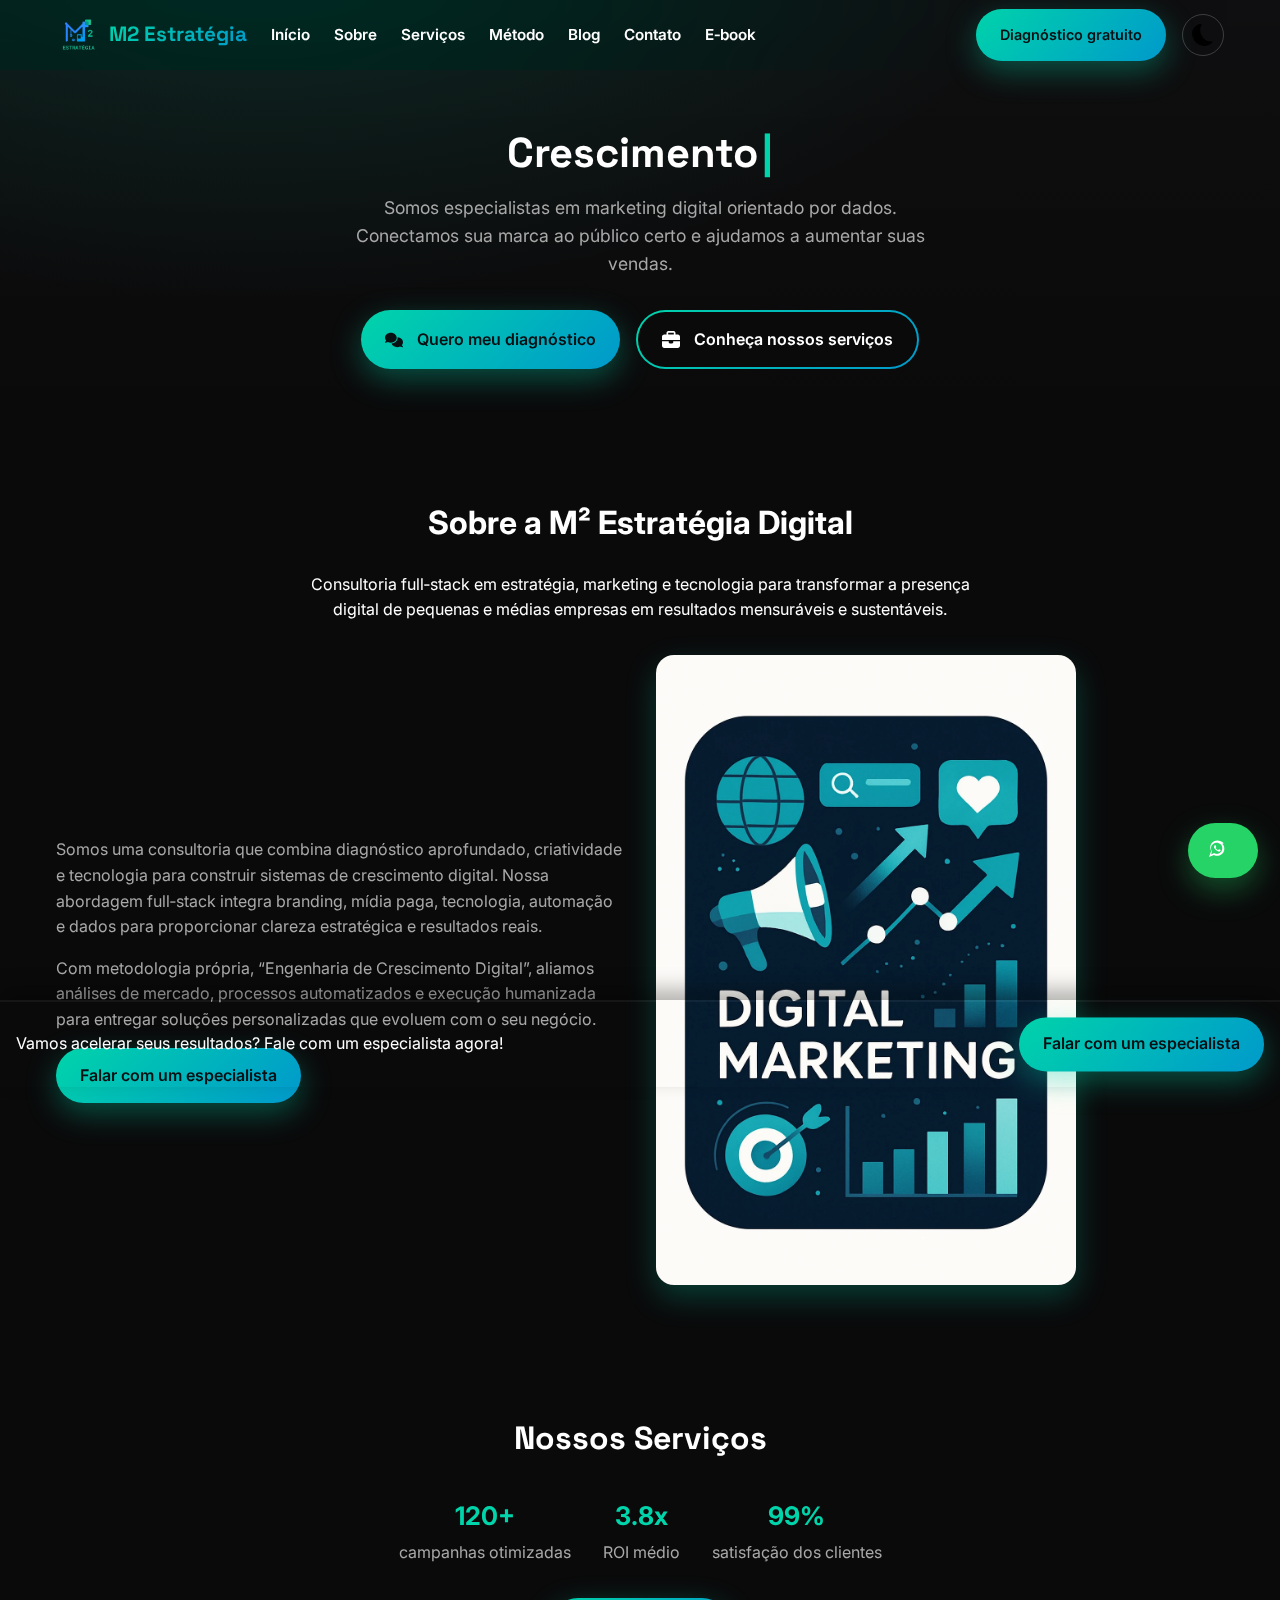
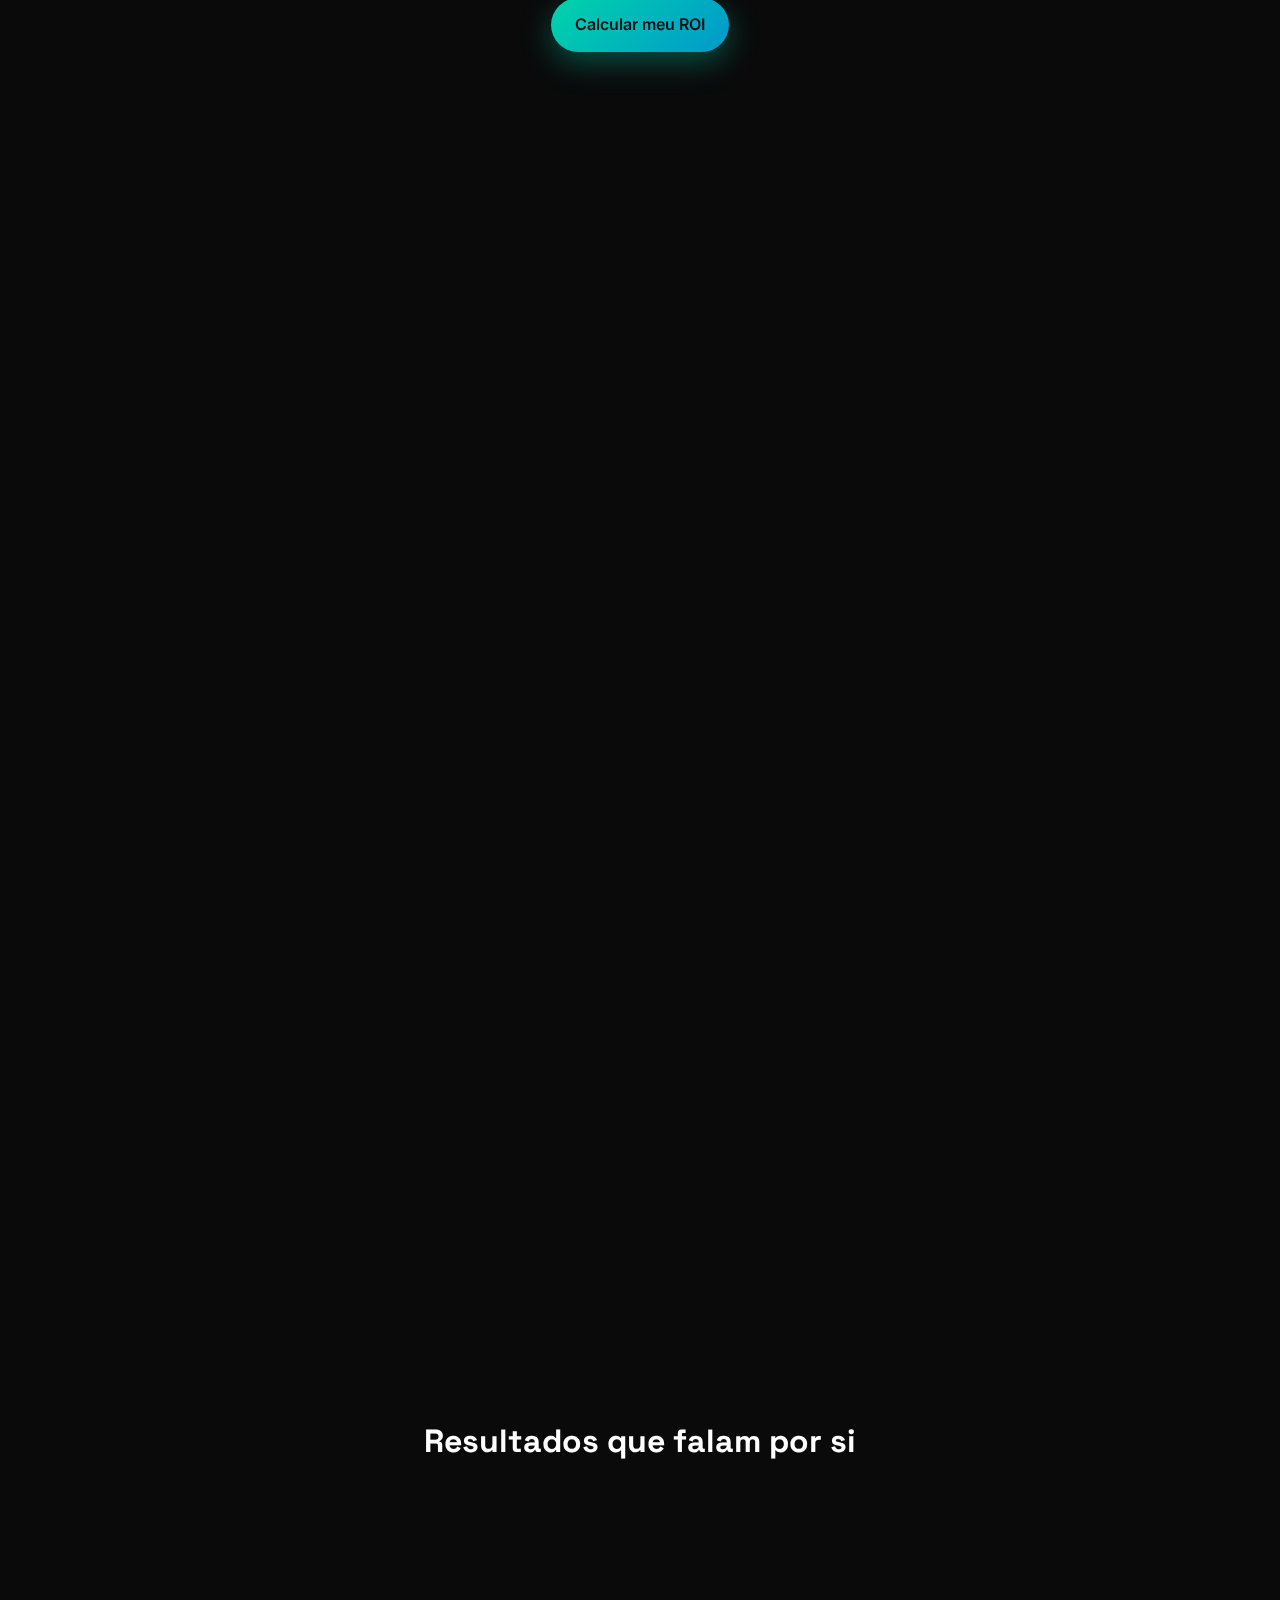
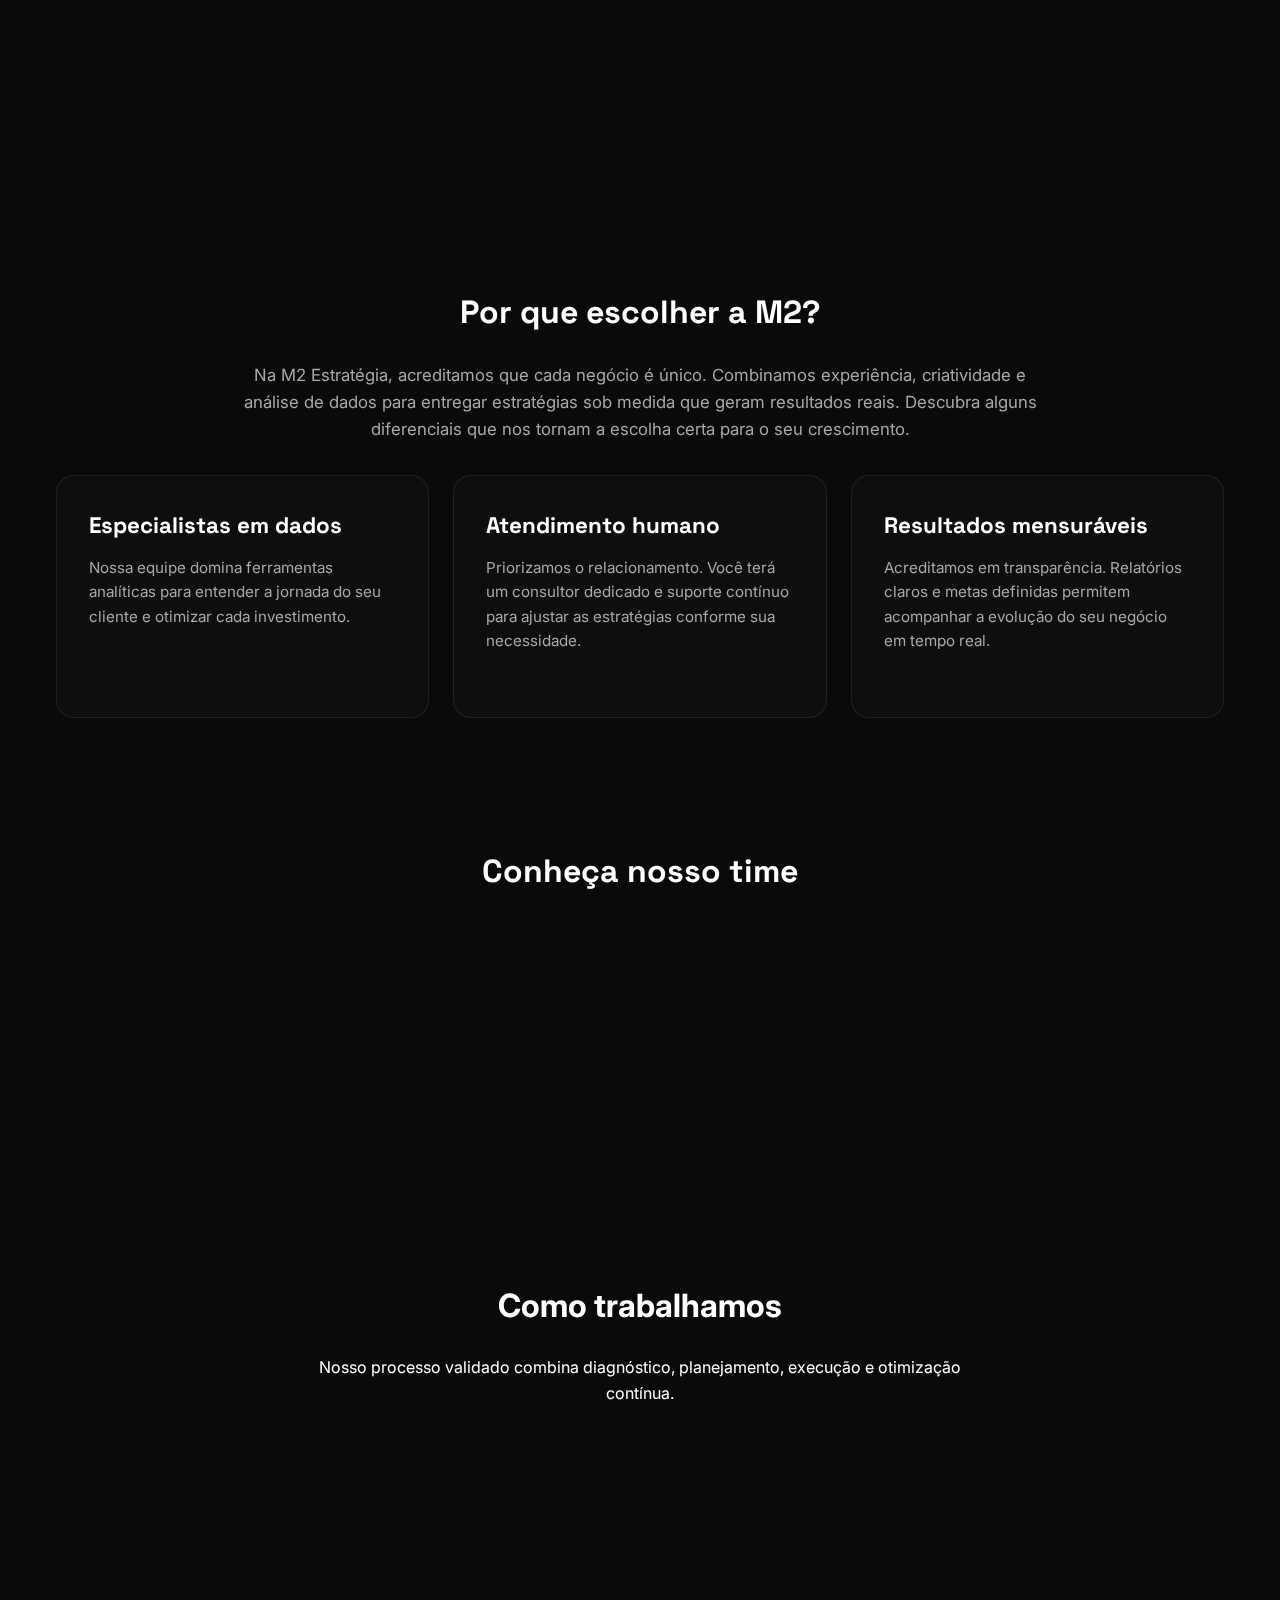
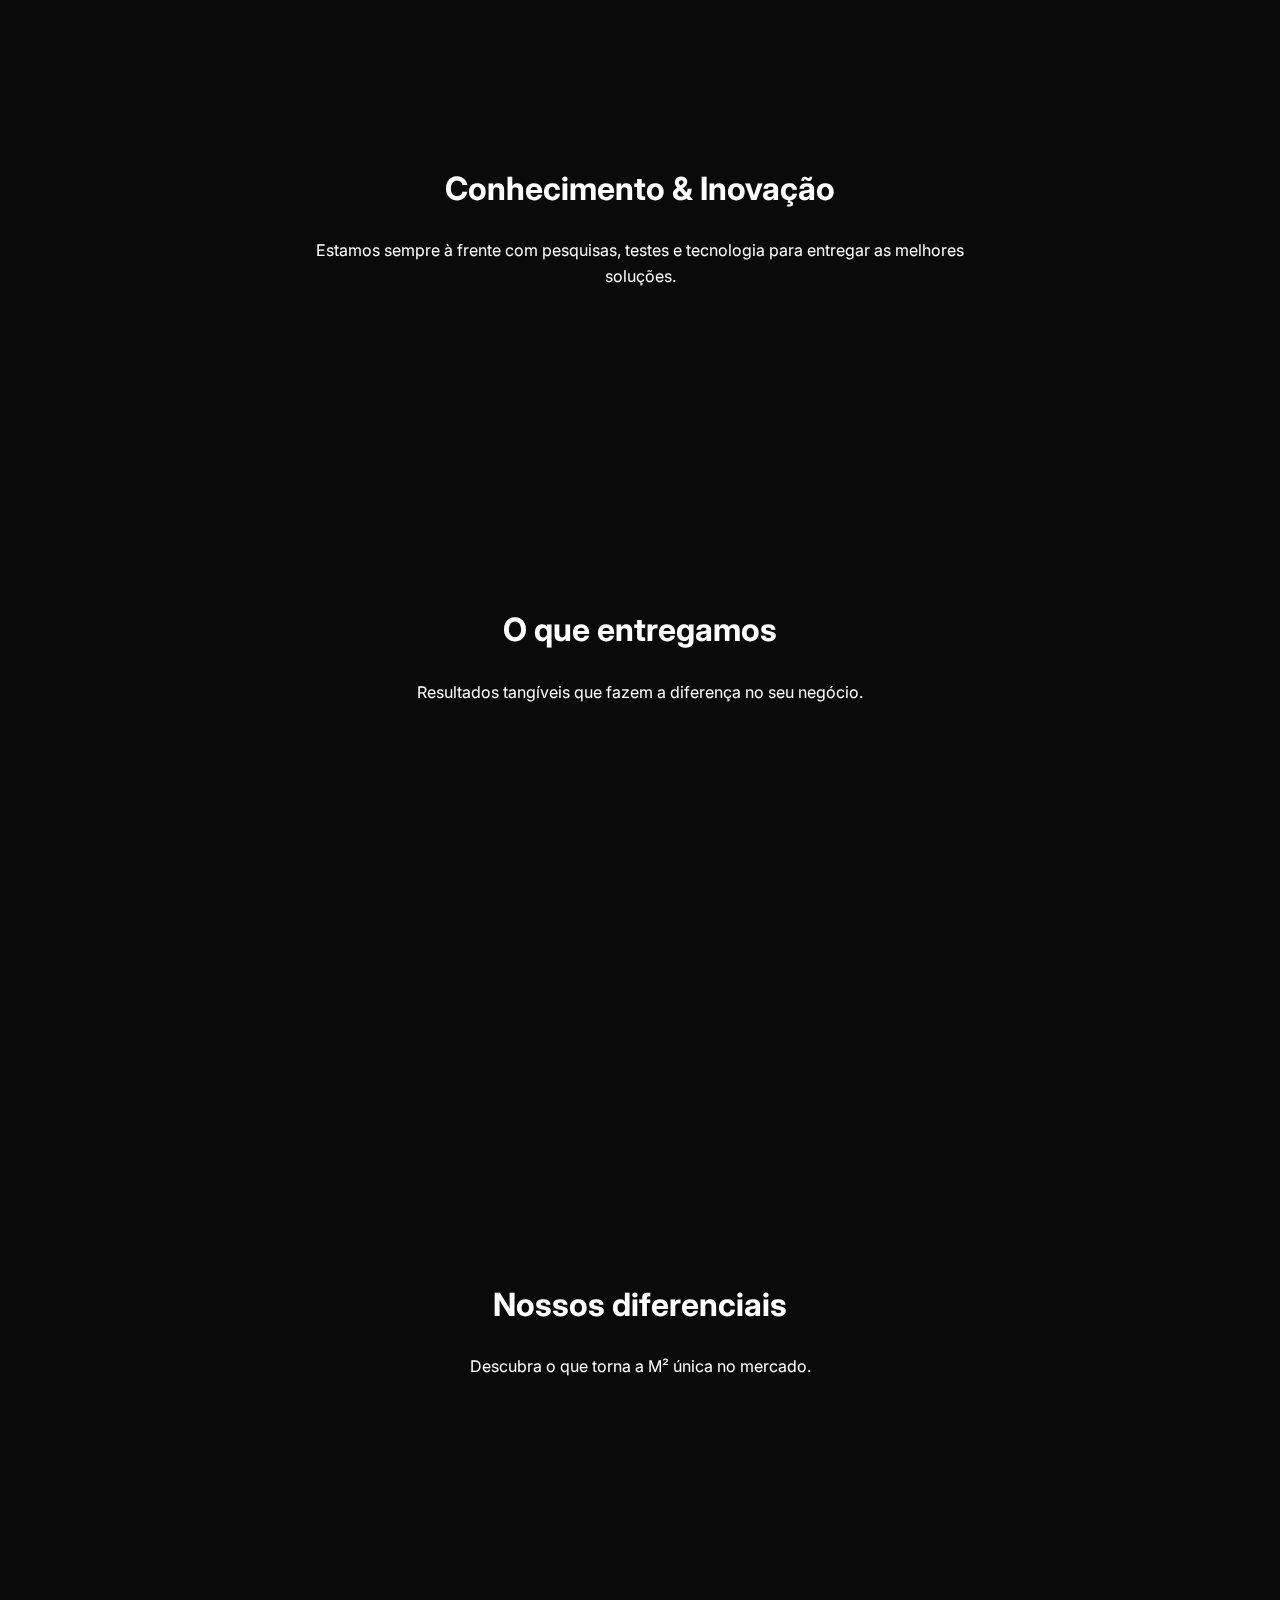
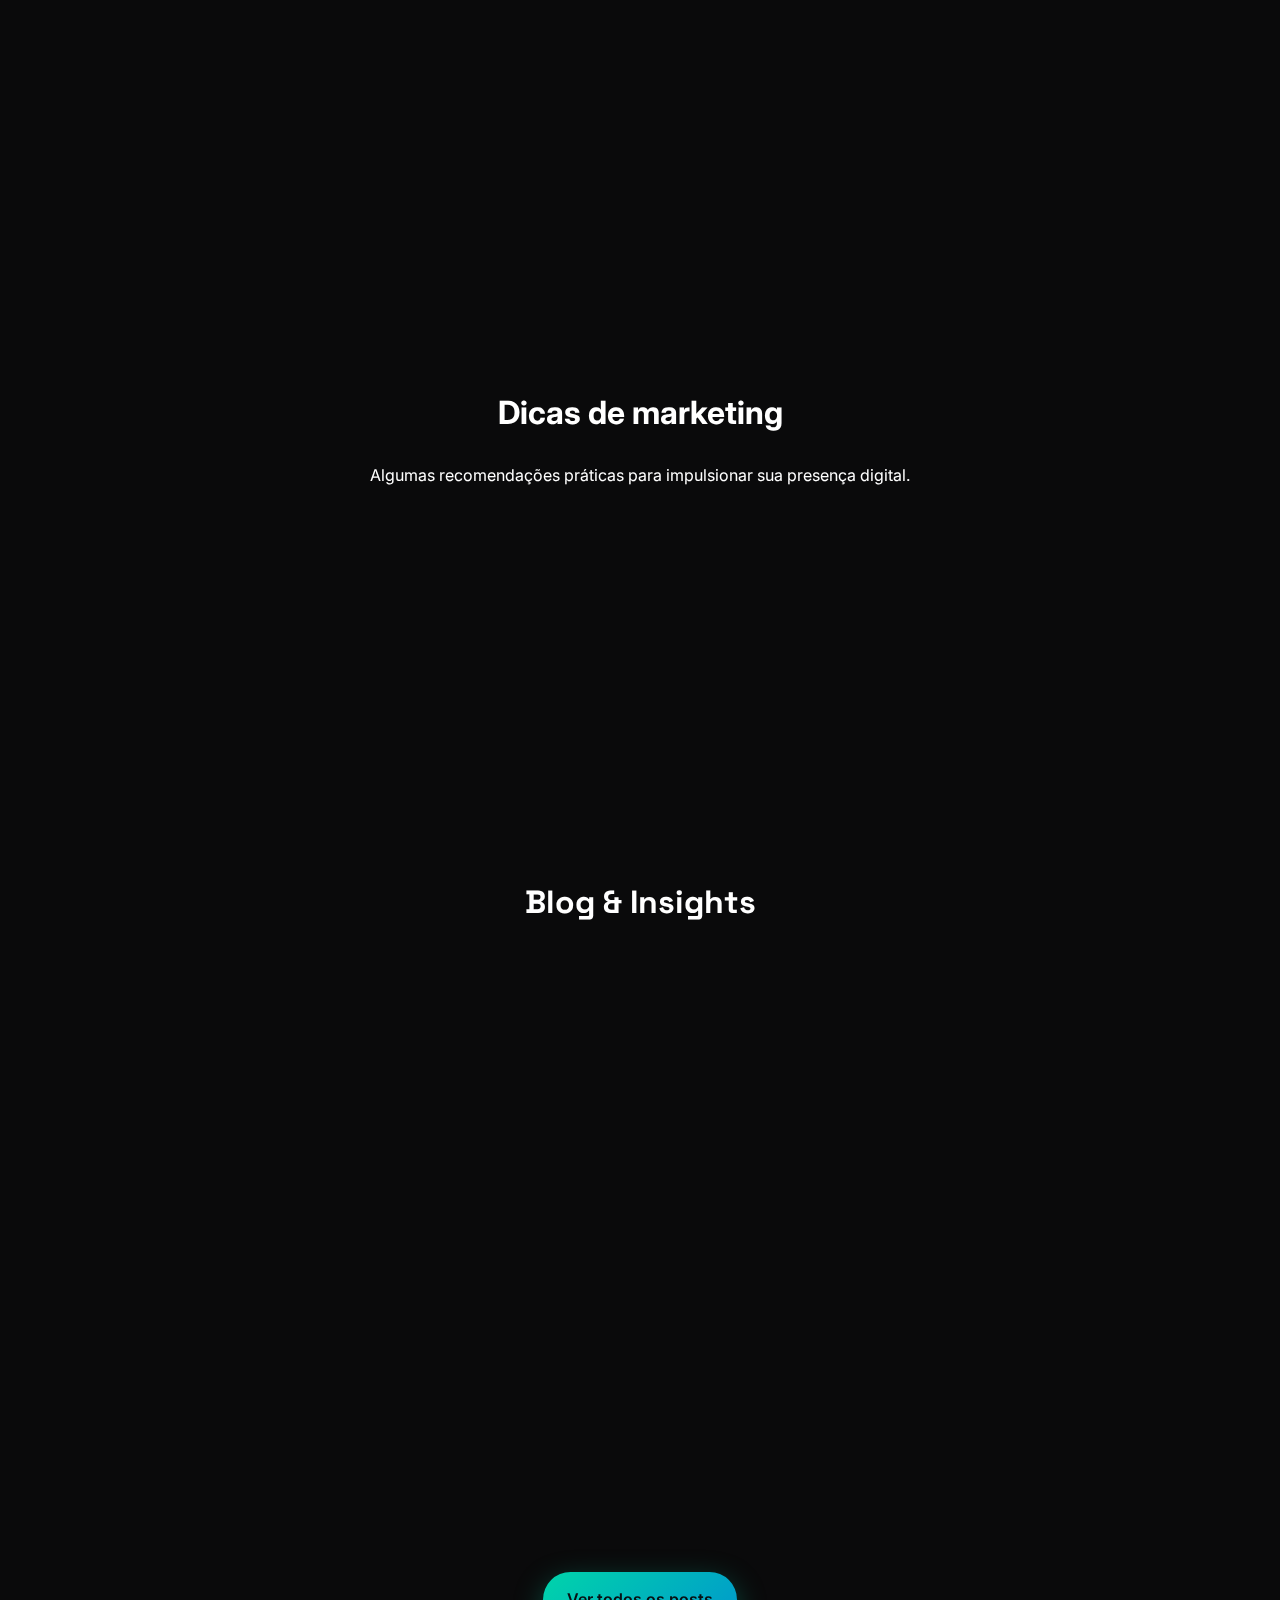
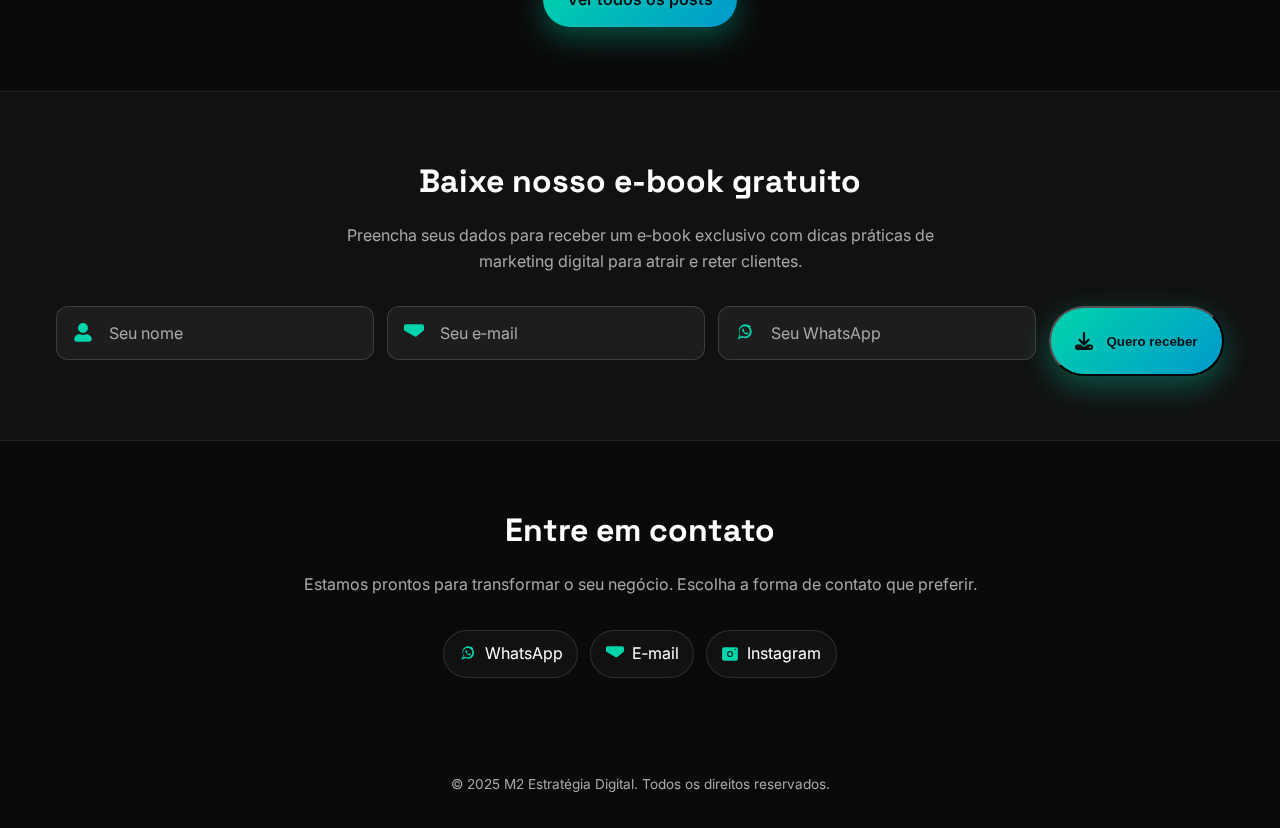
<file: index.html>
<!DOCTYPE html>
<html lang="pt-BR">
  
<head>
  <meta charset="UTF-8">
  <meta name="viewport" content="width=device-width, initial-scale=1.0">
  <meta name="description" content="M2 Estratégia Digital – consultoria de marketing digital que gera resultados reais. Descubra como turbinar seu negócio com estratégias personalizadas.">
  <title>M2 Estratégia Digital – Marketing e Consultoria</title>
  <link rel="manifest" href="manifest.webmanifest">
  <link rel="stylesheet" href="https://fonts.googleapis.com/css2?family=Space+Grotesk:wght@400;600;700&family=Inter:wght@400;500;600;700&display=swap">
  <link rel="stylesheet" href="assets/css/style.css">
  <!-- AOS animations library -->
  <link rel="stylesheet" href="https://cdn.jsdelivr.net/npm/aos@next/dist/aos.css">
</head>
<body>
  <!-- Skip link para pular diretamente ao conteúdo principal -->
  <a href="#services" class="skip-link">Pular para o conteúdo</a>
  <!-- Scroll progress bar -->
  <div class="progress-bar"></div>
  <!-- Header and navigation -->
  <header>
    <div class="container">
      <nav>
        <a href="#home" class="logo">
          <img src="assets/img/logo.png" alt="Logotipo M2 Estratégia">
          <span>M2 Estratégia</span>
        </a>
        <ul class="nav-menu">
          <li><a href="#home">Início</a></li>
          <li><a href="#sobre">Sobre</a></li>
          <li><a href="#services">Serviços</a></li>
          <li><a href="#method">Método</a></li>
          <li><a href="#blog">Blog</a></li>
          <li><a href="#contact">Contato</a></li>
          <li><a href="#newsletter">E‑book</a></li>
        </ul>
        <!-- CTA that appears when the user scrolls down -->
        <a href="#" class="btn btn-primary pulse nav-cta open-quiz">Diagnóstico gratuito</a>
        <div class="nav-tools">
          <button class="theme-toggle" aria-label="Alternar tema">
            <svg class="icon-sun" xmlns="http://www.w3.org/2000/svg" viewBox="0 0 512 512"><path d="M256 176a80 80 0 1 0 0 160 80 80 0 1 0 0-160zm0-176c17.7 0 32 14.3 32 32V64c0 17.7-14.3 32-32 32s-32-14.3-32-32V32c0-17.7 14.3-32 32-32zm0 448c17.7 0 32 14.3 32 32v32c0 17.7-14.3 32-32 32s-32-14.3-32-32V480c0-17.7 14.3-32 32-32zm256-224c0 17.7-14.3 32-32 32H448c-17.7 0-32-14.3-32-32s14.3-32 32-32h32c17.7 0 32 14.3 32 32zm-448 0c0 17.7-14.3 32-32 32H32c-17.7 0-32-14.3-32-32s14.3-32 32-32h32c17.7 0 32 14.3 32 32zm330.1 150.1c12.5 12.5 12.5 32.8 0 45.3s-32.8 12.5-45.3 0l-22.6-22.6c-12.5-12.5-12.5-32.8 0-45.3s32.8-12.5 45.3 0l22.6 22.6zm-272.2 0c12.5-12.5 32.8-12.5 45.3 0s12.5 32.8 0 45.3l-22.6 22.6c-12.5 12.5-32.8 12.5-45.3 0s-12.5-32.8 0-45.3l22.6-22.6zm272.2-272.2l-22.6 22.6c-12.5 12.5-32.8 12.5-45.3 0s-12.5-32.8 0-45.3l22.6-22.6c12.5-12.5 32.8-12.5 45.3 0s12.5 32.8 0 45.3zm-272.2 0c-12.5-12.5-12.5-32.8 0-45.3s32.8-12.5 45.3 0l22.6 22.6c12.5 12.5 12.5 32.8 0 45.3s-32.8 12.5-45.3 0L111.9 53.9z"/></svg>
            <svg class="icon-moon" xmlns="http://www.w3.org/2000/svg" viewBox="0 0 512 512"><path d="M279.135 512c78.52 0 150.056-34.316 199.287-88.754c6.958-7.41-.623-18.725-9.96-17.247C310.19 418.87 192 292.664 192 144.001c0-52.359 13.72-101.443 37.844-144.001c4.411-7.82-2.326-17.27-11.05-15.128C86.017 15.838 0 111.753 0 223.999C0 370.696 126.304 512 279.135 512z"/></svg>
          </button>
          <button class="mobile-toggle" aria-label="Abrir menu" aria-expanded="false">
            <span></span>
            <span></span>
            <span></span>
          </button>
        </div>
      </nav>
    </div>
  </header>

  <!-- Hero section -->
  <section class="hero" id="home">
    <div class="container">
      <h1 class="hero-heading">
        <span id="typed-text"></span><span class="cursor">|</span>
      </h1>
      <p>Somos especialistas em marketing digital orientado por dados. Conectamos sua marca ao público certo e ajudamos a aumentar suas vendas.</p>
      <div class="buttons">
        <a href="#" class="btn btn-primary open-quiz">
          <!-- Comments/diagnostic icon -->
          <svg xmlns="http://www.w3.org/2000/svg" viewBox="0 0 640 512" fill="currentColor"><path d="M208 352c114.9 0 208-78.8 208-176S322.9 0 208 0S0 78.8 0 176c0 38.6 14.7 74.3 39.6 103.4c-3.5 9.4-8.7 17.7-14.2 24.7c-4.8 6.2-9.7 11-13.3 14.3c-1.8 1.6-3.3 2.9-4.3 3.7c-.5 .4-.9 .7-1.1 .8l-.2 .2s0 0 0 0s0 0 0 0C1 327.2-1.4 334.4 .8 340.9S9.1 352 16 352c21.8 0 43.8-5.6 62.1-12.5c9.2-3.5 17.8-7.4 25.2-11.4C134.1 343.3 169.8 352 208 352zM448 176c0 112.3-99.1 196.9-216.5 207C255.8 457.4 336.4 512 432 512c38.2 0 73.9-8.7 104.7-23.9c7.5 4 16 7.9 25.2 11.4c18.3 6.9 40.3 12.5 62.1 12.5c6.9 0 13.1-4.5 15.2-11.1c2.1-6.6-.2-13.8-5.8-17.9c0 0 0 0 0 0s0 0 0 0l-.2-.2c-.2-.2-.6-.4-1.1-.8c-1-.8-2.5-2-4.3-3.7c-3.6-3.3-8.5-8.1-13.3-14.3c-5.5-7-10.7-15.4-14.2-24.7c24.9-29 39.6-64.7 39.6-103.4c0-92.8-84.9-168.9-192.6-175.5c.4 5.1 .6 10.3 .6 15.5z"/></svg>
          <span>Quero meu diagnóstico</span>
        </a>
        <a href="#services" class="btn btn-outline">
          <!-- Briefcase/services icon -->
          <svg xmlns="http://www.w3.org/2000/svg" viewBox="0 0 512 512" fill="currentColor"><path d="M184 48l144 0c4.4 0 8 3.6 8 8l0 40L176 96l0-40c0-4.4 3.6-8 8-8zm-56 8l0 40L64 96C28.7 96 0 124.7 0 160l0 96 192 0 128 0 192 0 0-96c0-35.3-28.7-64-64-64l-64 0 0-40c0-30.9-25.1-56-56-56L184 0c-30.9 0-56 25.1-56 56zM512 288l-192 0 0 32c0 17.7-14.3 32-32 32l-64 0c-17.7 0-32-14.3-32-32l0-32L0 288 0 416c0 35.3 28.7 64 64 64l384 0c35.3 0 64-28.7 64-64l0-128z"/></svg>
          <span>Conheça nossos serviços</span>
        </a>
      </div>
    </div>
  </section>

  <!-- Company section (Sobre) -->
  <section class="company-section" id="sobre">
    <div class="container">
      <h2 class="section-title">Sobre a M² Estratégia Digital</h2>
      <p class="section-subtitle">Consultoria full‑stack em estratégia, marketing e tecnologia para transformar a presença digital de pequenas e médias empresas em resultados mensuráveis e sustentáveis.</p>
      <div class="company-grid">
        <div class="company-text">
          <p>Somos uma consultoria que combina diagnóstico aprofundado, criatividade e tecnologia para construir sistemas de crescimento digital. Nossa abordagem full‑stack integra branding, mídia paga, tecnologia, automação e dados para proporcionar clareza estratégica e resultados reais.</p>
          <p>Com metodologia própria, “Engenharia de Crescimento Digital”, aliamos análises de mercado, processos automatizados e execução humanizada para entregar soluções personalizadas que evoluem com o seu negócio.</p>
          <a href="#contact" class="btn btn-primary">Falar com um especialista</a>
        </div>
        <div class="company-image">
          <picture>
            <source srcset="assets/img/marketing-illustration.webp" type="image/webp">
            <img src="assets/img/marketing-illustration.png" alt="Consultoria digital" class="company-illustration" loading="lazy">
          </picture>
        </div>
      </div>
    </div>
  </section>

  <!-- Services section -->
  <section class="services-section" id="services">
    <div class="container">
      <h2>Nossos Serviços</h2>
      <!-- Métricas de credibilidade -->
      <ul class="service-stats">
        <li><strong>120+</strong> campanhas otimizadas</li>
        <li><strong>3.8x</strong> ROI médio</li>
        <li><strong>99%</strong> satisfação dos clientes</li>
      </ul>

      <!-- ROI call-to-action button -->
      <div class="roi-call" style="margin: 1.5rem 0; text-align:center;">
        <a href="#" class="btn btn-primary open-roi">Calcular meu ROI</a>
      </div>
      <div class="bento-grid">
        <!-- Serviço 1: Estratégia Digital Integrada -->
        <div class="bento-item" data-aos="fade-up">
          <div class="bento-icon" aria-hidden="true">
            <!-- Compass/Search icon -->
            <svg xmlns="http://www.w3.org/2000/svg" viewBox="0 0 512 512" fill="currentColor"><path d="M505 442.7L405.3 343c28.4-34.9 45.7-79.5 45.7-128.3C451 96.5 354.5 0 231 0S11 96.5 11 214.7S107.5 429.3 231 429.3c48.9 0 93.4-17.3 128.3-45.7l99.7 99.7c9.4 9.4 24.6 9.4 33.9 0l12.1-12.1c9.5-9.4 9.5-24.6 0-34.2zM231 383.3c-93.2 0-168.7-75.5-168.7-168.7S137.8 45.9 231 45.9S399.7 121.4 399.7 214.7S324.2 383.3 231 383.3z"/></svg>
          </div>
          <h3 class="bento-title">Estratégia digital integrada</h3>
          <p class="bento-text">Diagnóstico completo da marca, definição de persona e jornada, e planejamento de ações digitais.</p>
          <ul class="bento-list">
            <li>Blueprint estratégico personalizado</li>
            <li>Cronograma de execução</li>
            <li>Mapa de conteúdo e funil de vendas</li>
          </ul>
          <a href="#contact" class="btn btn-outline btn-card">Quero esse serviço</a>
        </div>
        <!-- Serviço 2: Branding & Identidade Visual -->
        <div class="bento-item" data-aos="fade-up">
          <div class="bento-icon" aria-hidden="true">
            <!-- Palette/paint icon -->
            <svg xmlns="http://www.w3.org/2000/svg" viewBox="0 0 512 512" fill="currentColor"><path d="M256 8C119 8 8 119 8 256c0 66.3 26.3 126.4 68.9 170.3c20.6 21.1 57.3 27.1 85.3 19.4c9.7-2.7 16.2-11.2 16.2-21.2c0-11.8-9.6-21.4-21.4-21.4c-5.2 0-10 1.9-13.7 5.1c-7.4 6.7-16.6 10.4-26.5 10.4c-12.7 0-24.5-5.9-32.7-16.1C47 370.7 32 315.5 32 256C32 137.5 137.5 32 256 32s224 105.5 224 224c0 20.4-14.6 40-34.7 47.5c-9.6 3.5-15.3 13.6-14.3 24.2c1.2 12.5 2 25.4 2 38.8c0 57.9-18 103.5-58.1 137.2c-7.3 6.2-15.6 11.9-24.5 17c-9.7 5.5-15.4 16.2-14.1 27.4c1.5 12.8 10.7 22.7 23.5 24.1c70.5-21 123.4-95.1 123.4-180.1C504 119 393 8 256 8z"/></svg>
          </div>
          <h3 class="bento-title">Branding & identidade visual</h3>
          <p class="bento-text">Criação de marcas fortes e consistentes que comunicam autoridade e geram conexão.</p>
          <ul class="bento-list">
            <li>Naming, logotipo e manual de marca</li>
            <li>Kit de redes sociais</li>
            <li>Diretrizes de comunicação e tom de voz</li>
          </ul>
          <a href="#contact" class="btn btn-outline btn-card">Quero esse serviço</a>
        </div>
        <!-- Serviço 3: Social Media & Tráfego Pago -->
        <div class="bento-item" data-aos="fade-up">
          <div class="bento-icon" aria-hidden="true">
            <!-- Social/share icon -->
            <svg xmlns="http://www.w3.org/2000/svg" viewBox="0 0 512 512" fill="currentColor"><path d="M448 224c0-19.8-20-34-37.8-26.4l-110.3 46.1c-2.3-1.1-4.7-2.1-7.2-3.1l39.5-126.3c7.8-25.1-12.9-49.3-38.7-49.3H216c-25.8 0-46.5 24.2-38.7 49.3l39.5 126.3c-2.5 1-4.9 2-7.2 3.1L99.8 197.6C82 190 62 204.2 62 224c0 11.3 7.4 21.2 18.3 23.8l110.3 46.1c-1.1 7.8-1.1 15.9 0 23.7L80.3 363.7C69.4 366.3 62 376.3 62 387.6c0 19.8 20 34 37.8 26.4l110.3-46.1c2.3 1.1 4.7 2.1 7.2 3.1L177.8 496c-7.8 25.1 12.9 49.3 38.7 49.3h85.5c25.8 0 46.5-24.2 38.7-49.3L300.6 341.2c2.5-1 4.9-2 7.2-3.1l110.3 46.1c17.8 7.6 37.8-6.6 37.8-26.4c0-11.3-7.4-21.2-18.3-23.8l-110.3-46.1c1.1-7.8 1.1-15.9 0-23.7l110.3-46.1C440.6 245.2 448 235.3 448 224z"/></svg>
          </div>
          <h3 class="bento-title">Social media & tráfego pago</h3>
          <p class="bento-text">Gestão de redes sociais e campanhas pagas (Meta Ads, Google Ads) com foco em conversão.</p>
          <ul class="bento-list">
            <li>Planejamento de conteúdo mensal</li>
            <li>Posts, vídeos e stories otimizados</li>
            <li>Segmentação e relatórios de performance</li>
          </ul>
          <a href="#contact" class="btn btn-outline btn-card">Quero esse serviço</a>
        </div>
        <!-- Serviço 4: Desenvolvimento Web -->
        <div class="bento-item" data-aos="fade-up">
          <div class="bento-icon" aria-hidden="true">
            <!-- Laptop/code icon -->
            <svg xmlns="http://www.w3.org/2000/svg" viewBox="0 0 640 512" fill="currentColor"><path d="M0 416C0 442.5 21.5 464 48 464H592c26.5 0 48-21.5 48-48V96c0-35.3-28.7-64-64-64H64C28.7 32 0 60.7 0 96V416zM592 64c17.7 0 32 14.3 32 32v304H16V96c0-17.7 14.3-32 32-32H592zM280 352c13.3 0 24-10.7 24-24V152c0-13.3-10.7-24-24-24s-24 10.7-24 24V328c0 13.3 10.7 24 24 24zm152 0c13.3 0 24-10.7 24-24V152c0-13.3-10.7-24-24-24s-24 10.7-24 24V328c0 13.3 10.7 24 24 24z"/></svg>
          </div>
          <h3 class="bento-title">Desenvolvimento web</h3>
          <p class="bento-text">Sites institucionais, landing pages e e‑commerces otimizados para conversão e SEO.</p>
          <ul class="bento-list">
            <li>Site responsivo e otimizado</li>
            <li>Integração com WhatsApp, CRM e GA4</li>
            <li>Hospedagem leve e SSL configurado</li>
          </ul>
          <a href="#contact" class="btn btn-outline btn-card">Quero esse serviço</a>
        </div>
        <!-- Serviço 5: Automação & IA -->
        <div class="bento-item" data-aos="fade-up">
          <div class="bento-icon" aria-hidden="true">
            <!-- Gear/automation icon -->
            <svg xmlns="http://www.w3.org/2000/svg" viewBox="0 0 512 512" fill="currentColor"><path d="M487.4 315.7l-42.3-24.5c2.7-13.1 4.1-26.5 4.1-40.2s-1.4-27.1-4.1-40.2l42.3-24.5c15.1-8.7 20.3-28.1 11.7-43.1l-43.1-74.6c-8.7-15.1-28.1-20.3-43.1-11.7l-42.3 24.5c-20.9-17.7-45-31.9-71.5-41.1V24c0-17.1-13.9-31-31-31H208c-17.1 0-31 13.9-31 31v48.9c-26.5 9.2-50.6 23.4-71.5 41.1l-42.3-24.5c-15.1-8.7-34.5-3.4-43.1 11.7L7 167c-8.7 15.1-3.4 34.5 11.7 43.1l42.3 24.5C58.3 246.9 56.9 260.3 56.9 274s1.4 27.1 4.1 40.2L18.7 338.8c-15.1 8.7-20.3 28.1-11.7 43.1l43.1 74.6c8.7 15.1 28.1 20.3 43.1 11.7l42.3-24.5c20.9 17.7 45 31.9 71.5 41.1V488c0 17.1 13.9 31 31 31h74c17.1 0 31-13.9 31-31v-48.9c26.5-9.2 50.6-23.4 71.5-41.1l42.3 24.5c15.1 8.7 34.5 3.4 43.1-11.7l43.1-74.6c8.7-15.1 3.4-34.5-11.7-43.1zM256 336c-44.1 0-80-35.9-80-80s35.9-80 80-80s80 35.9 80 80s-35.9 80-80 80z"/></svg>
          </div>
          <h3 class="bento-title">Automação & IA</h3>
          <p class="bento-text">Automatizamos processos com n8n e IA, integrando CRMs e fluxos de atendimento e marketing.</p>
          <ul class="bento-list">
            <li>Fluxos de automação integrados</li>
            <li>Dashboard de acompanhamento em tempo real</li>
            <li>Redução de custos e erros</li>
          </ul>
          <a href="#contact" class="btn btn-outline btn-card">Quero esse serviço</a>
        </div>
        <!-- Serviço 6: BI & Otimização de Resultados -->
        <div class="bento-item" data-aos="fade-up">
          <div class="bento-icon" aria-hidden="true">
            <!-- Analytics/chart icon -->
            <svg xmlns="http://www.w3.org/2000/svg" viewBox="0 0 512 512" fill="currentColor"><path d="M500 0H12C5.4 0 0 5.4 0 12v488c0 6.6 5.4 12 12 12h488c6.6 0 12-5.4 12-12V12c0-6.6-5.4-12-12-12zM464 464H48V48h416v416zM384 256c0 8.8-7.2 16-16 16H304v80c0 8.8-7.2 16-16 16h-64c-8.8 0-16-7.2-16-16V272H144c-8.8 0-16-7.2-16-16V192c0-8.8 7.2-16 16-16h64V96c0-8.8 7.2-16 16-16h64c8.8 0 16 7.2 16 16v80h64c8.8 0 16 7.2 16 16v64z"/></svg>
          </div>
          <h3 class="bento-title">BI & otimização de resultados</h3>
          <p class="bento-text">Painéis de performance e insights para decisões assertivas e melhorias contínuas.</p>
          <ul class="bento-list">
            <li>Dashboards personalizados com KPIs</li>
            <li>Insights estratégicos e relatórios semanais</li>
            <li>Testes A/B e otimizações de CRO</li>
          </ul>
          <a href="#contact" class="btn btn-outline btn-card">Quero esse serviço</a>
        </div>
      </div>
    </div>
  </section>

  <!-- Testimonials / Results section -->
  <section class="testimonials-section" id="cases">
    <div class="container">
      <h2>Resultados que falam por si</h2>
      <div class="testimonials-grid">
        <!-- Testimonial 1 -->
        <div class="testimonial-card bento-item" data-aos="fade-up" tabindex="0" data-case="1">
          <div class="card-inner">
            <div class="front">
              <div class="testimonial-header">
                <div class="testimonial-avatar">
                  <img src="assets/img/case1.png" alt="Gráfico de barras e pessoa feliz" loading="lazy">
                </div>
                <div class="testimonial-info">
                  <h4>Rafael Silva</h4>
                  <p class="testimonial-role">CEO, TechNova</p>
                </div>
              </div>
              <p class="testimonial-quote">“A M2 Estratégia triplicou nosso ROI em apenas 6 meses e nos ajudou a crescer de forma sustentável.”</p>
            </div>
            <div class="back">
              <h4>Desafio</h4>
              <p>Escalar vendas e aumentar o ROI sem elevar o investimento em marketing.</p>
              <h4>Solução</h4>
              <p>Campanhas de anúncios altamente segmentadas e automação do funil de vendas.</p>
              <h4>Resultados</h4>
              <p>+200% em leads qualificados e ROI 3,5x maior em 6 meses.</p>
            </div>
          </div>
        </div>
        <!-- Testimonial 2 -->
        <div class="testimonial-card bento-item" data-aos="fade-up" tabindex="0" data-case="2">
          <div class="card-inner">
            <div class="front">
              <div class="testimonial-header">
                <div class="testimonial-avatar">
                  <img src="assets/img/case2.png" alt="Seta ascendente e pessoa feliz" loading="lazy">
                </div>
                <div class="testimonial-info">
                  <h4>Marina Oliveira</h4>
                  <p class="testimonial-role">Diretora de Marketing, Loja X</p>
                </div>
              </div>
              <p class="testimonial-quote">“Graças às campanhas inteligentes, dobramos nossa base de clientes sem aumentar o investimento.”</p>
            </div>
            <div class="back">
              <h4>Desafio</h4>
              <p>Dobrar a base de clientes mantendo o mesmo orçamento de mídia.</p>
              <h4>Solução</h4>
              <p>Otimização das campanhas de tráfego pago e conteúdo focado em conversão.</p>
              <h4>Resultados</h4>
              <p>Base de clientes duplicada e redução no custo por aquisição.</p>
            </div>
          </div>
        </div>
        <!-- Testimonial 3 -->
        <div class="testimonial-card bento-item" data-aos="fade-up" tabindex="0" data-case="3">
          <div class="card-inner">
            <div class="front">
              <div class="testimonial-header">
                <div class="testimonial-avatar">
                  <img src="assets/img/case3.png" alt="Rede de conexões e pessoa feliz" loading="lazy">
                </div>
                <div class="testimonial-info">
                  <h4>Carlos Santos</h4>
                  <p class="testimonial-role">Fundador, StartApp</p>
                </div>
              </div>
              <p class="testimonial-quote">“O time da M2 otimiza cada detalhe, sempre com atenção personalizada e resultados mensuráveis.”</p>
            </div>
            <div class="back">
              <h4>Desafio</h4>
              <p>Lançar um novo aplicativo e conquistar tração no mercado competitivo.</p>
              <h4>Solução</h4>
              <p>Implementação de marketing 360°, branding forte e automação de aquisição.</p>
              <h4>Resultados</h4>
              <p>+400% de downloads e alto engajamento em 3 meses.</p>
            </div>
          </div>
        </div>
      </div>
    </div>
  </section>

  <!-- About/Value Proposition section -->
  <section class="about-section" id="about">
    <div class="container">
      <h2>Por que escolher a M2?</h2>
      <p>Na M2 Estratégia, acreditamos que cada negócio é único. Combinamos experiência, criatividade e análise de dados para entregar estratégias sob medida que geram resultados reais. Descubra alguns diferenciais que nos tornam a escolha certa para o seu crescimento.</p>
      <div class="about-grid">
        <div class="about-item">
          <h3>Especialistas em dados</h3>
          <p>Nossa equipe domina ferramentas analíticas para entender a jornada do seu cliente e otimizar cada investimento.</p>
        </div>
        <div class="about-item">
          <h3>Atendimento humano</h3>
          <p>Priorizamos o relacionamento. Você terá um consultor dedicado e suporte contínuo para ajustar as estratégias conforme sua necessidade.</p>
        </div>
        <div class="about-item">
          <h3>Resultados mensuráveis</h3>
          <p>Acreditamos em transparência. Relatórios claros e metas definidas permitem acompanhar a evolução do seu negócio em tempo real.</p>
        </div>
      </div>
    </div>
  </section>

  <!-- Team section -->
  <section class="team-section" id="team">
    <div class="container">
      <h2>Conheça nosso time</h2>
      <div class="team-grid">
        <!-- Team member 1 -->
        <div class="team-member bento-item" data-aos="fade-up">
          <div class="team-photo">
            <!-- Atualizamos as fotos da equipe para ilustrações de pessoas felizes trabalhando -->
            <!-- Atualizamos as fotos da equipe para imagens mais profissionais que inspiram confiança -->
            <img src="assets/img/team1_final.png" alt="Consultora de estratégia confiante e profissional" loading="lazy">
          </div>
          <h4>Mariana Ferreira</h4>
          <p class="team-role">Consultora de Estratégia</p>
          <p class="team-bio">Especialista em dados e análise de mercado.</p>
        </div>
        <!-- Team member 2 -->
        <div class="team-member bento-item" data-aos="fade-up">
          <div class="team-photo">
            <img src="assets/img/team2_final.png" alt="Head de criação confiante e criativo" loading="lazy">
          </div>
          <h4>Lucas Costa</h4>
          <p class="team-role">Head de Criação</p>
          <p class="team-bio">Paixão por storytelling e design que converte.</p>
        </div>
        <!-- Team member 3 -->
        <div class="team-member bento-item" data-aos="fade-up">
          <div class="team-photo">
            <img src="assets/img/team3_final.png" alt="Gerente de performance confiante e amigável" loading="lazy">
          </div>
          <h4>Ana Souza</h4>
          <p class="team-role">Gerente de Performance</p>
          <p class="team-bio">Focada em ROI e otimização contínua.</p>
        </div>
      </div>
    </div>
  </section>

  <!-- Blog & Insights section -->
  
  <!-- Method Section -->
  <section class="method-section" id="method">
    <div class="container">
      <h2 class="section-title">Como trabalhamos</h2>
      <p class="section-subtitle">Nosso processo validado combina diagnóstico, planejamento, execução e otimização contínua.</p>
      <div class="bento-grid">
        <div class="bento-item" data-aos="fade-up">
          <div class="bento-icon" aria-hidden="true">
            <!-- Search/diagnostic icon -->
            <svg xmlns="http://www.w3.org/2000/svg" viewBox="0 0 512 512" fill="currentColor"><path d="M505 442.7L405.3 343c28.4-34.9 45.7-79.5 45.7-128.3C451 96.5 354.5 0 231 0S11 96.5 11 214.7S107.5 429.3 231 429.3c48.9 0 93.4-17.3 128.3-45.7l99.7 99.7c9.4 9.4 24.6 9.4 33.9 0l12.1-12.1c9.5-9.4 9.5-24.6 0-34.2zM231 383.3c-93.2 0-168.7-75.5-168.7-168.7S137.8 45.9 231 45.9S399.7 121.4 399.7 214.7S324.2 383.3 231 383.3z"/></svg>
          </div>
          <h3 class="bento-title">Diagnóstico estratégico</h3>
          <p class="bento-text">Analisamos profundamente seus canais, marca e comunicação para identificar oportunidades de crescimento.</p>
        </div>
        <div class="bento-item" data-aos="fade-up">
          <div class="bento-icon" aria-hidden="true">
            <!-- Blueprint / plan icon -->
            <svg xmlns="http://www.w3.org/2000/svg" viewBox="0 0 512 512" fill="currentColor"><path d="M128 0c-17.7 0-32 14.3-32 32V64H64C46.3 64 32 78.3 32 96v352c0 17.7 14.3 32 32 32h352c17.7 0 32-14.3 32-32V96c0-17.7-14.3-32-32-32H352V32c0-17.7-14.3-32-32-32H128zm160 64H224V32h64v32zm32 64H96V96h224v32zm64 0h32v224h-32V128zm-64 0v192H96V128h224zm32 224h32v64H128v-64h224z"/></svg>
          </div>
          <h3 class="bento-title">Blueprint de crescimento</h3>
          <p class="bento-text">Desenhamos o seu sistema digital integrando branding, conteúdo, mídia, automação e funis de vendas.</p>
        </div>
        <div class="bento-item" data-aos="fade-up">
          <div class="bento-icon" aria-hidden="true">
            <!-- Rocket icon for execution -->
            <svg xmlns="http://www.w3.org/2000/svg" viewBox="0 0 512 512" fill="currentColor"><path d="M156.6 384.9L125.7 354c-8.5-8.5-11.5-20.8-7.7-32.2c3-8.9 7-20.5 11.8-33.8L24 288c-8.6 0-16.6-4.6-20.9-12.1s-4.2-16.7 .2-24.1l52.5-88.5c13-21.9 36.5-35.3 61.9-35.3l82.3 0c2.4-4 4.8-7.7 7.2-11.3C289.1-4.1 411.1-8.1 483.9 5.3c11.6 2.1 20.6 11.2 22.8 22.8c13.4 72.9 9.3 194.8-111.4 276.7c-3.5 2.4-7.3 4.8-11.3 7.2l0 82.3c0 25.4-13.4 49-35.3 61.9l-88.5 52.5c-7.4 4.4-16.6 4.5-24.1 .2s-12.1-12.2-12.1-20.9l0-107.2c-14.1 4.9-26.4 8.9-35.7 11.9c-11.2 3.6-23.4 .5-31.8-7.8zM384 168a40 40 0 1 0 0-80 40 40 0 1 0 0 80z"/></svg>
          </div>
          <h3 class="bento-title">Execução inteligente</h3>
          <p class="bento-text">Implementamos com agilidade e criatividade, entregando em sprints quinzenais e evolução contínua.</p>
        </div>
        <div class="bento-item" data-aos="fade-up">
          <div class="bento-icon" aria-hidden="true">
            <!-- Chart/monitor icon -->
            <svg xmlns="http://www.w3.org/2000/svg" viewBox="0 0 512 512" fill="currentColor"><path d="M500 0H12C5.4 0 0 5.4 0 12v488c0 6.6 5.4 12 12 12h488c6.6 0 12-5.4 12-12V12c0-6.6-5.4-12-12-12zM464 464H48V48h416v416zM384 256c0 8.8-7.2 16-16 16H304v80c0 8.8-7.2 16-16 16h-64c-8.8 0-16-7.2-16-16V272H144c-8.8 0-16-7.2-16-16V192c0-8.8 7.2-16 16-16h64V96c0-8.8 7.2-16 16-16h64c8.8 0 16 7.2 16 16v80h64c8.8 0 16 7.2 16 16v64z"/></svg>
          </div>
          <h3 class="bento-title">Monitoramento & otimização</h3>
          <p class="bento-text">Acompanhamos resultados com dashboards, relatórios e ajustes em tempo real para maximizar o ROI.</p>
        </div>
      </div>
    </div>
  </section>

  <!-- Knowledge & Innovation Section -->
  <section class="knowledge-section" id="knowledge">
    <div class="container">
      <h2 class="section-title">Conhecimento & Inovação</h2>
      <p class="section-subtitle">Estamos sempre à frente com pesquisas, testes e tecnologia para entregar as melhores soluções.</p>
      <div class="features-grid">
        <div class="bento-item" data-aos="fade-up">
          <h3 class="bento-title">Estudos constantes</h3>
          <p class="bento-text">Analisamos tendências de mercado, algoritmos e estratégias avançadas, como nosso guia de engajamento para Instagram.</p>
        </div>
        <div class="bento-item" data-aos="fade-up">
          <h3 class="bento-title">Testes e benchmarks</h3>
          <p class="bento-text">Realizamos experimentos internos e benchmarks com clientes de diversos segmentos para validar e aprimorar metodologias.</p>
        </div>
        <div class="bento-item" data-aos="fade-up">
          <h3 class="bento-title">IA & automação</h3>
          <p class="bento-text">Utilizamos inteligência artificial e automação para análises preditivas, insights comportamentais e processos eficientes.</p>
        </div>
        <div class="bento-item" data-aos="fade-up">
          <h3 class="bento-title">Treinamento contínuo</h3>
          <p class="bento-text">Nossa equipe se atualiza constantemente em plataformas como Meta Business Suite, GA4, n8n e Data Studio.</p>
        </div>
      </div>
    </div>
  </section>

  <!-- Deliverables Section -->
  <section class="deliverables-section" id="deliverables">
    <div class="container">
      <h2 class="section-title">O que entregamos</h2>
      <p class="section-subtitle">Resultados tangíveis que fazem a diferença no seu negócio.</p>
      <div class="features-grid">
        <div class="bento-item" data-aos="fade-up">
          <h3 class="bento-title">Clareza estratégica</h3>
          <p class="bento-text">Posicionamento sólido e visão de crescimento personalizada.</p>
        </div>
        <div class="bento-item" data-aos="fade-up">
          <h3 class="bento-title">Presença digital profissional</h3>
          <p class="bento-text">Marca coerente, ativa e consistente em todos os canais digitais.</p>
        </div>
        <div class="bento-item" data-aos="fade-up">
          <h3 class="bento-title">Processos automatizados</h3>
          <p class="bento-text">Fluxos eficientes que reduzem custos e tempo, integrando plataformas e equipes.</p>
        </div>
        <div class="bento-item" data-aos="fade-up">
          <h3 class="bento-title">Resultados reais</h3>
          <p class="bento-text">Aumento de leads, vendas e reconhecimento de marca com foco em ROI.</p>
        </div>
        <div class="bento-item" data-aos="fade-up">
          <h3 class="bento-title">Mensuração contínua</h3>
          <p class="bento-text">Dashboards e relatórios que demonstram o ROI em números, facilitando decisões.</p>
        </div>
      </div>
    </div>
  </section>

  <!-- Differentials Section -->
  <section class="differentials-section" id="differentials">
    <div class="container">
      <h2 class="section-title">Nossos diferenciais</h2>
      <p class="section-subtitle">Descubra o que torna a M² única no mercado.</p>
      <div class="features-grid">
        <div class="bento-item" data-aos="fade-up">
          <h3 class="bento-title">Abordagem Full‑Stack</h3>
          <p class="bento-text">Integramos branding, tráfego, tecnologia e dados em um único ecossistema, garantindo consistência e escala.</p>
        </div>
        <div class="bento-item" data-aos="fade-up">
          <h3 class="bento-title">Metodologia própria</h3>
          <p class="bento-text">Nossa “Engenharia de Crescimento Digital” combina criatividade, dados e automação para entregar resultados excepcionais.</p>
        </div>
        <div class="bento-item" data-aos="fade-up">
          <h3 class="bento-title">Execução técnica & criativa</h3>
          <p class="bento-text">Equilibramos design e performance, com foco em UX e métricas de negócio.</p>
        </div>
        <div class="bento-item" data-aos="fade-up">
          <h3 class="bento-title">Suporte estratégico contínuo</h3>
          <p class="bento-text">Acompanhamento próximo via WhatsApp, reuniões regulares e relatórios personalizados.</p>
        </div>
        <div class="bento-item" data-aos="fade-up">
          <h3 class="bento-title">Cultura de resultado</h3>
          <p class="bento-text">Cada ação é guiada por indicadores como leads, vendas, ROI e engajamento para maximizar performance.</p>
        </div>
        <div class="bento-item" data-aos="fade-up">
          <h3 class="bento-title">Atendimento humanizado</h3>
          <p class="bento-text">Comunicação consultiva e orientada a soluções, com relacionamento próximo e transparente.</p>
        </div>
      </div>
    </div>
  </section>

  <!-- Tips Section -->
  <section class="tips-section" id="tips">
    <div class="container">
      <h2 class="section-title">Dicas de marketing</h2>
      <p class="section-subtitle">Algumas recomendações práticas para impulsionar sua presença digital.</p>
      <div class="tips-grid">
        <div class="bento-item" data-aos="fade-up">
          <h3 class="bento-title">Otimize para mobile</h3>
          <p class="bento-text">Sites responsivos oferecem melhor experiência, reduzem taxa de rejeição e ajudam no SEO.</p>
        </div>
        <div class="bento-item" data-aos="fade-up">
          <h3 class="bento-title">Use chatbots e automação</h3>
          <p class="bento-text">Chatbots capturam leads em tempo real e automatizam follow‑ups, aumentando conversões.</p>
        </div>
        <div class="bento-item" data-aos="fade-up">
          <h3 class="bento-title">Faça testes A/B</h3>
          <p class="bento-text">Experimente diferentes criativos, mensagens e públicos para descobrir o que mais converte.</p>
        </div>
        <div class="bento-item" data-aos="fade-up">
          <h3 class="bento-title">Invista em conteúdo de qualidade</h3>
          <p class="bento-text">Artigos, vídeos e e‑books relevantes educam sua audiência e fortalecem sua autoridade.</p>
        </div>
      </div>
    </div>
  </section>

  <!-- App Section removed by user request -->
  <section class="blog-section" id="blog">
    <div class="container">
      <h2>Blog & Insights</h2>
      <div class="blog-grid">
        <!-- Blog post 1 -->
        <div class="blog-card bento-item" data-aos="fade-up">
          <picture>
            <source srcset="assets/img/ads-illustration.webp" type="image/webp">
            <img src="assets/img/ads-illustration.png" alt="Como aumentar o ROI com anúncios inteligentes" class="blog-image" loading="lazy">
          </picture>
          <div class="blog-card-content">
            <h3 class="blog-title">Como aumentar o ROI com anúncios inteligentes</h3>
            <p class="blog-summary">Dicas práticas para otimizar seus anúncios e reduzir custos.</p>
            <span class="reading-time">Tempo de leitura: 5 min</span>
            <a href="blog/roi-anuncios-inteligentes.html" class="btn btn-outline btn-card">Ler mais</a>
          </div>
        </div>
        <!-- Blog post 2 -->
        <div class="blog-card bento-item" data-aos="fade-up">
          <picture>
            <source srcset="assets/img/marketing-illustration.webp" type="image/webp">
            <img src="assets/img/marketing-illustration.png" alt="Tendências de marketing digital para 2026" class="blog-image" loading="lazy">
          </picture>
          <div class="blog-card-content">
            <h3 class="blog-title">Tendências de marketing digital para 2026</h3>
            <p class="blog-summary">Descubra as principais tendências e prepare-se para o futuro.</p>
            <span class="reading-time">Tempo de leitura: 5 min</span>
            <a href="blog/tendencias-marketing-2026.html" class="btn btn-outline btn-card">Ler mais</a>
          </div>
        </div>
        <!-- Blog post 3 -->
        <div class="blog-card bento-item" data-aos="fade-up">
          <picture>
            <source srcset="assets/img/content-illustration.webp" type="image/webp">
            <img src="assets/img/content-illustration.png" alt="SEO vs SEM: qual estratégia é ideal para sua empresa?" class="blog-image" loading="lazy">
          </picture>
          <div class="blog-card-content">
            <h3 class="blog-title">SEO vs SEM: qual estratégia é ideal para sua empresa?</h3>
            <p class="blog-summary">Entenda as diferenças e como combinar as duas estratégias.</p>
            <span class="reading-time">Tempo de leitura: 5 min</span>
            <a href="blog/seo-vs-sem.html" class="btn btn-outline btn-card">Ler mais</a>
          </div>
        </div>
      </div>
      <div style="text-align:center; margin-top:2rem;">
        <a href="blog/index.html" class="btn btn-primary">Ver todos os posts</a>
      </div>
    </div>
  </section>

  <!-- Newsletter / Lead Capture section -->
  <section class="newsletter-section" id="newsletter">
    <div class="container">
      <h2>Baixe nosso e‑book gratuito</h2>
      <p>Preencha seus dados para receber um e‑book exclusivo com dicas práticas de marketing digital para atrair e reter clientes.</p>
      <form id="newsletter-form" class="newsletter-form" action="#" method="post">
        <div class="input-group">
          <span class="input-icon">
            <!-- Ícone de usuário -->
            <svg xmlns="http://www.w3.org/2000/svg" viewBox="0 0 448 512" fill="currentColor"><path d="M224 256A128 128 0 1 0 224 0a128 128 0 1 0 0 256zm89.6 32h-11.6c-22.7 10.9-47.9 16-78 16s-55.3-5.1-78-16h-11.6C60.8 288 0 348.8 0 421.3c0 34.7 45.8 58.7 91.2 58.7H356.8c45.4 0 91.2-24 91.2-58.7C448 348.8 387.2 288 313.6 288z"/></svg>
          </span>
          <input type="text" name="name" placeholder="Seu nome" required>
        </div>
        <div class="input-group">
          <span class="input-icon">
            <!-- Ícone de e‑mail -->
            <svg xmlns="http://www.w3.org/2000/svg" viewBox="0 0 512 512" fill="currentColor"><path d="M502.3 190.8L327.4 338c-19.3 15.7-46.5 15.7-65.8 0L9.7 190.8C3.9 185.8 0 178.6 0 171.1V80c0-26.5 21.5-48 48-48h416c26.5 0 48 21.5 48 48v91.1c0 7.5-3.9 14.7-9.7 20zM480 128L256 312 32 128V80h448v48z"/></svg>
          </span>
          <input type="email" name="email" placeholder="Seu e‑mail" required>
        </div>
        <div class="input-group">
          <span class="input-icon">
            <!-- Ícone de WhatsApp -->
            <svg xmlns="http://www.w3.org/2000/svg" viewBox="0 0 448 512" fill="currentColor"><path d="M380.9 97.1C339.2 55.5 286.5 32 230.7 32c-90.5 0-164 73.5-164 164 0 28.9 7.5 56.9 21.7 81.6L38 420l114-50.4c23.9 13.1 50.7 20 78.2 20h.4c90.6 0 164.3-73.5 164.3-164.1c0-43.8-17.1-85-47.5-115.4zM230.7 349.6c-24.2 0-47.9-6.3-68.6-18.3l-4.9-2.9l-67.6 29.9l14.5-69.1l-2.6-4.3c-12.2-20.5-18.6-44.1-18.6-68.2c0-72.5 59-131.5 131.5-131.5c35.2 0 68.3 13.7 93.2 38.6s38.6 58 38.6 93.2c0 72.5-59 131.5-131.5 131.5zm70.3-97.4c-3.8-1.9-22.4-11-25.8-12.2c-3.5-1.3-6-1.9-8.6 1.9s-9.9 12.2-12.2 14.7s-4.5 2.8-8.3 0.9c-22.7-11.4-37.5-20.5-52.5-46.4c-4-6.9 4-6.5 11.4-21.5c1.3-2.8 .6-5.2-.3-7.1c-.9-1.9-8.6-21-11.8-28.9c-3.1-7.5-6.3-6.5-8.6-6.6c-2.2-.1-4.7-.1-7.3-.1c-2.6 0-6.8 .9-10.3 4.7s-13.5 13.2-13.5 32.2c0 19 13.8 37.4 15.7 40c1.9 2.5 27 41.3 65.4 58c9.1 3.9 16.2 6.2 21.7 8c9.1 2.9 17.4 2.5 24 1.5 7.3-1.1 22.4-9.2 25.6-18.1c3.2-8.9 3.2-16.5 2.3-18.1c-.9-1.6-3.5-2.5-7.3-4.4z"/></svg>
          </span>
          <input type="tel" name="whatsapp" placeholder="Seu WhatsApp" pattern="[0-9]{10,13}" required>
        </div>
        <button type="submit" class="btn btn-primary">
          <!-- Download icon -->
          <svg xmlns="http://www.w3.org/2000/svg" viewBox="0 0 512 512" fill="currentColor"><path d="M288 32c0-17.7-14.3-32-32-32s-32 14.3-32 32l0 242.7-73.4-73.4c-12.5-12.5-32.8-12.5-45.3 0s-12.5 32.8 0 45.3l128 128c12.5 12.5 32.8 12.5 45.3 0l128-128c12.5-12.5 12.5-32.8 0-45.3s-32.8-12.5-45.3 0L288 274.7 288 32zM64 352c-35.3 0-64 28.7-64 64l0 32c0 35.3 28.7 64 64 64l384 0c35.3 0 64-28.7 64-64l0-32c0-35.3-28.7-64-64-64l-101.5 0-45.3 45.3c-25 25-65.5 25-90.5 0L165.5 352 64 352zm368 56a24 24 0 1 1 0 48 24 24 0 1 1 0-48z"/></svg>
          <span>Quero receber</span>
        </button>
      </form>
    </div>
  </section>

  <!-- Contact section -->
  <section class="contact-section" id="contact">
    <div class="container">
      <h2>Entre em contato</h2>
      <p>Estamos prontos para transformar o seu negócio. Escolha a forma de contato que preferir.</p>
      <div class="socials">
  <a class="chip" href="https://wa.me/5527988643815?text=Ol%C3%A1!%20Vim%20pelo%20site." target="_blank" rel="noopener">
    <!-- WhatsApp icon -->
    <svg xmlns="http://www.w3.org/2000/svg" viewBox="0 0 448 512" fill="currentColor"><path d="M380.9 97.1C339.2 55.5 286.5 32 230.7 32c-90.5 0-164 73.5-164 164 0 28.9 7.5 56.9 21.7 81.6L38 420l114-50.4c23.9 13.1 50.7 20 78.2 20h.4c90.6 0 164.3-73.5 164.3-164.1c0-43.8-17.1-85-47.5-115.4zM230.7 349.6c-24.2 0-47.9-6.3-68.6-18.3l-4.9-2.9l-67.6 29.9l14.5-69.1l-2.6-4.3c-12.2-20.5-18.6-44.1-18.6-68.2c0-72.5 59-131.5 131.5-131.5c35.2 0 68.3 13.7 93.2 38.6s38.6 58 38.6 93.2c0 72.5-59 131.5-131.5 131.5zm70.3-97.4c-3.8-1.9-22.4-11-25.8-12.2c-3.5-1.3-6-1.9-8.6 1.9s-9.9 12.2-12.2 14.7s-4.5 2.8-8.3 0.9c-22.7-11.4-37.5-20.5-52.5-46.4c-4-6.9 4-6.5 11.4-21.5c1.3-2.8 .6-5.2-.3-7.1c-.9-1.9-8.6-21-11.8-28.9c-3.1-7.5-6.3-6.5-8.6-6.6c-2.2-.1-4.7-.1-7.3-.1c-2.6 0-6.8 .9-10.3 4.7s-13.5 13.2-13.5 32.2c0 19 13.8 37.4 15.7 40c1.9 2.5 27 41.3 65.4 58c9.1 3.9 16.2 6.2 21.7 8c9.1 2.9 17.4 2.5 24 1.5 7.3-1.1 22.4-9.2 25.6-18.1c3.2-8.9 3.2-16.5 2.3-18.1c-.9-1.6-3.5-2.5-7.3-4.4z"/></svg>
    WhatsApp
  </a>
  <a class="chip" href="mailto:contato@m2estrategiadigital.com.br">
    <!-- Email/envelope icon -->
    <svg xmlns="http://www.w3.org/2000/svg" viewBox="0 0 512 512" fill="currentColor"><path d="M502.3 190.8L327.4 338c-19.3 15.7-46.5 15.7-65.8 0L9.7 190.8C3.9 185.8 0 178.6 0 171.1V80c0-26.5 21.5-48 48-48h416c26.5 0 48 21.5 48 48v91.1c0 7.5-3.9 14.7-9.7 20zM480 128L256 312 32 128V80h448v48z"/></svg>
    E‑mail
  </a>
  <a class="chip" href="https://instagram.com/m2estrategia" target="_blank" rel="noopener">
    <!-- Instagram icon -->
    <svg xmlns="http://www.w3.org/2000/svg" viewBox="0 0 448 512" fill="currentColor"><path d="M224 202.66A53.34 53.34 0 1 0 277.34 256 53.38 53.38 0 0 0 224 202.66ZM398.8 64H49.2A49.23 49.23 0 0 0 0 113.8v285.4A49.23 49.23 0 0 0 49.2 448h349.6A49.23 49.23 0 0 0 448 399.2V113.8A49.23 49.23 0 0 0 398.8 64ZM224 338a82 82 0 1 1 82-82 82 82 0 0 1-82 82Zm142-191.6a19.8 19.8 0 1 1 19.8-19.8 19.8 19.8 0 0 1-19.8 19.8Z"/></svg>
    Instagram
  </a>
      </div>
    </div>
  </section>

  <!-- Footer -->
  <footer>
    <div class="container">
      <p>© 2025 M2 Estratégia Digital. Todos os direitos reservados.</p>
    </div>
  </footer>
  <!-- Sticky CTA bar that appears after scrolling 60% down the page -->
  <div class="sticky-cta-bar">
    <span class="sticky-cta-text">Vamos acelerar seus resultados? Fale com um especialista agora!</span>
    <a href="#contact" class="btn btn-primary pulse">Falar com um especialista</a>
  </div>

  <!-- Chat widget removed: floating button now leva direto ao WhatsApp -->

  <!-- Interactive quiz overlay -->
  <div class="quiz-overlay" id="quiz-overlay">
    <div class="quiz-container">
      <button class="quiz-close" aria-label="Fechar">&times;</button>
      <!-- Step 1 -->
      <div class="quiz-step" data-step="1">
        <h3>Descubra seu nível de maturidade digital</h3>
        <p>Quantos colaboradores sua empresa tem?</p>
        <div class="quiz-options">
          <button type="button" class="quiz-option" data-answer="small">1–5</button>
          <button type="button" class="quiz-option" data-answer="medium">6–50</button>
          <button type="button" class="quiz-option" data-answer="large">51+</button>
        </div>
        <div class="quiz-nav">
          <button type="button" class="quiz-next">Próximo</button>
        </div>
      </div>
      <!-- Step 2 -->
      <div class="quiz-step" data-step="2" style="display:none;">
        <h3>Seu principal objetivo</h3>
        <p>Qual é a maior prioridade do seu marketing?</p>
        <div class="quiz-options">
          <button type="button" class="quiz-option" data-answer="leads">Gerar mais leads</button>
          <button type="button" class="quiz-option" data-answer="automation">Automatizar processos</button>
          <button type="button" class="quiz-option" data-answer="seo">Melhorar presença online</button>
        </div>
        <div class="quiz-nav">
          <button type="button" class="quiz-prev">Voltar</button>
          <button type="button" class="quiz-next">Próximo</button>
        </div>
      </div>
      <!-- Step 3: result -->
      <div class="quiz-step" data-step="3" style="display:none;">
        <h3>Resultado</h3>
        <p class="quiz-result" aria-live="polite"></p>
        <div class="quiz-nav">
          <button type="button" class="quiz-prev">Voltar</button>
          <button type="button" class="quiz-next">Continuar</button>
        </div>
      </div>
      <!-- Step 4: contact -->
      <div class="quiz-step" data-step="4" style="display:none;">
        <h3>Deixe seus dados para receber o diagnóstico completo</h3>
        <form class="quiz-form">
          <input type="text" id="quiz-name" placeholder="Seu nome" required>
          <input type="email" id="quiz-email" placeholder="Seu email" required>
          <button type="submit" class="quiz-submit">Enviar</button>
        </form>
        <p class="quiz-thanks" style="display:none;">Obrigado! Em breve entraremos em contato com seu diagnóstico personalizado.</p>
        <div class="quiz-nav">
          <button type="button" class="quiz-prev">Voltar</button>
        </div>
      </div>
    </div>
  </div>

  <!-- ROI calculator overlay -->
  <div class="roi-overlay" id="roi-overlay">
    <div class="roi-container">
      <button class="roi-close" aria-label="Fechar calculadora">&times;</button>
      <!-- Step 1: leads and investment -->
      <div class="roi-step active" data-step="1">
        <h3>Calcule seu ROI de marketing</h3>
        <div class="roi-field">
          <label for="roi-leads">Quantidade de leads gerados</label>
          <input type="number" id="roi-leads" min="0" required>
        </div>
        <div class="roi-field">
          <label for="roi-invest">Investimento total em marketing (R$)</label>
          <input type="number" id="roi-invest" min="0" required>
        </div>
        <div class="roi-nav">
          <span></span>
          <button type="button" class="roi-next">Próximo</button>
        </div>
      </div>
      <!-- Step 2: conversion and ticket -->
      <div class="roi-step" data-step="2">
        <h3>Dados de venda</h3>
        <div class="roi-field">
          <label for="roi-conversion">Taxa de conversão (%)</label>
          <input type="number" id="roi-conversion" min="0" max="100" required>
        </div>
        <div class="roi-field">
          <label for="roi-ticket">Ticket médio (R$)</label>
          <input type="number" id="roi-ticket" min="0" required>
        </div>
        <div class="roi-nav">
          <button type="button" class="roi-prev">Voltar</button>
          <button type="button" class="roi-next">Próximo</button>
        </div>
      </div>
      <!-- Step 3: result -->
      <div class="roi-step" data-step="3">
        <h3>Resultado</h3>
        <p class="roi-result" aria-live="polite"></p>
        <div class="roi-nav">
          <button type="button" class="roi-prev">Voltar</button>
          <button type="button" class="roi-next">Continuar</button>
        </div>
      </div>
      <!-- Step 4: contact -->
        <div class="roi-step" data-step="4">
        <h3>Receba um relatório personalizado</h3>
        <form class="roi-form">
          <!-- Nome com ícone -->
          <div class="input-group">
            <span class="input-icon" aria-hidden="true">
              <svg xmlns="http://www.w3.org/2000/svg" viewBox="0 0 448 512" fill="currentColor" aria-hidden="true"><path d="M224 256A128 128 0 1 0 224 0a128 128 0 1 0 0 256zm89.6 32h-11.6c-22.7 10.9-47.9 16-78 16s-55.3-5.1-78-16h-11.6C60.8 288 0 348.8 0 421.3c0 34.7 45.8 58.7 91.2 58.7H356.8c45.4 0 91.2-24 91.2-58.7C448 348.8 387.2 288 313.6 288z"/></svg>
            </span>
            <input type="text" id="roi-name" placeholder="Seu nome" required>
          </div>
          <!-- Email com ícone -->
          <div class="input-group">
            <span class="input-icon" aria-hidden="true">
              <svg xmlns="http://www.w3.org/2000/svg" viewBox="0 0 512 512" fill="currentColor" aria-hidden="true"><path d="M502.3 190.8L327.4 338c-19.3 15.7-46.5 15.7-65.8 0L9.7 190.8C3.9 185.8 0 178.6 0 171.1V80c0-26.5 21.5-48 48-48h416c26.5 0 48 21.5 48 48v91.1c0 7.5-3.9 14.7-9.7 20zM480 128L256 312 32 128V80h448v48z"/></svg>
            </span>
            <input type="email" id="roi-email" placeholder="Seu e‑mail" required>
          </div>
          <!-- WhatsApp com ícone -->
          <div class="input-group">
            <span class="input-icon" aria-hidden="true">
              <svg xmlns="http://www.w3.org/2000/svg" viewBox="0 0 448 512" fill="currentColor" aria-hidden="true"><path d="M380.9 97.1C339.2 55.5 286.5 32 230.7 32c-90.5 0-164 73.5-164 164 0 28.9 7.5 56.9 21.7 81.6L38 420l114-50.4c23.9 13.1 50.7 20 78.2 20h.4c90.6 0 164.3-73.5 164.3-164.1c0-43.8-17.1-85-47.5-115.4zM230.7 349.6c-24.2 0-47.9-6.3-68.6-18.3l-4.9-2.9l-67.6 29.9l14.5-69.1l-2.6-4.3c-12.2-20.5-18.6-44.1-18.6-68.2c0-72.5 59-131.5 131.5-131.5c35.2 0 68.3 13.7 93.2 38.6s38.6 58 38.6 93.2c0 72.5-59 131.5-131.5 131.5zm70.3-97.4c-3.8-1.9-22.4-11-25.8-12.2c-3.5-1.3-6-1.9-8.6 1.9s-9.9 12.2-12.2 14.7s-4.5 2.8-8.3 0.9c-22.7-11.4-37.5-20.5-52.5-46.4c-4-6.9 4-6.5 11.4-21.5c1.3-2.8 .6-5.2-.3-7.1c-.9-1.9-8.6-21-11.8-28.9c-3.1-7.5-6.3-6.5-8.6-6.6c-2.2-.1-4.7-.1-7.3-.1c-2.6 0-6.8 .9-10.3 4.7s-13.5 13.2-13.5 32.2c0 19 13.8 37.4 15.7 40c1.9 2.5 27 41.3 65.4 58c9.1 3.9 16.2 6.2 21.7 8c9.1 2.9 17.4 2.5 24 1.5 7.3-1.1 22.4-9.2 25.6-18.1c3.2-8.9 3.2-16.5 2.3-18.1c-.9-1.6-3.5-2.5-7.3-4.4z"/></svg>
            </span>
            <input type="tel" id="roi-whatsapp" placeholder="Seu WhatsApp" pattern="[0-9]{10,13}" required>
          </div>
          <button type="submit" class="roi-submit">Enviar</button>
        </form>
        <p class="roi-thanks" style="display:none;">Obrigado! Agora você pode baixar nosso e‑book exclusivo.</p>
        <div class="roi-nav">
          <button type="button" class="roi-prev">Voltar</button>
        </div>
      </div>
    </div>
  </div>

  <!-- Case study overlay for testimonials -->
  <div class="case-overlay" id="case-overlay">
    <div class="case-container">
      <button class="case-close" aria-label="Fechar case">&times;</button>
      <div class="case-content" data-case="1">
        <h3>Case: TechNova</h3>
        <p><strong>Desafio:</strong> Baixo retorno de campanhas e crescimento limitado.</p>
        <p><strong>Solução:</strong> Reestruturamos a estratégia digital com foco em segmentação, funis de vendas e automação.</p>
        <p><strong>Resultados:</strong> ROI triplicado e crescimento sustentável em 6 meses.</p>
      </div>
      <div class="case-content" data-case="2" style="display:none;">
        <h3>Case: Loja X</h3>
        <p><strong>Desafio:</strong> Necessidade de atrair mais clientes qualificados.</p>
        <p><strong>Solução:</strong> Implementamos campanhas de tráfego pago altamente segmentadas e otimização de landing pages.</p>
        <p><strong>Resultados:</strong> Base de clientes dobrada e aumento significativo do investimento.</p>
      </div>
      <div class="case-content" data-case="3" style="display:none;">
        <h3>Case: StartApp</h3>
        <p><strong>Desafio:</strong> Falta de consistência nas ações de marketing.</p>
        <p><strong>Solução:</strong> Definimos processos de marketing orientados por dados, integrando BI e automação.</p>
        <p><strong>Resultados:</strong> Retenção elevada, leads qualificados e crescimento contínuo.</p>
      </div>
    </div>
  </div>

  <!-- Floating action button (FAB) linking diretamente ao WhatsApp -->
  <a class="fab" href="https://wa.me/5527988643815?text=Ol%C3%A1!%20Vim%20pelo%20site." target="_blank" rel="noopener" role="button">
    <span class="fab__icon">
      <svg xmlns="http://www.w3.org/2000/svg" width="22" height="22" viewBox="0 0 448 512" fill="currentColor"><path d="M380.9 97.1C339.2 55.5 286.5 32 230.7 32c-90.5 0-164 73.5-164 164 0 28.9 7.5 56.9 21.7 81.6L38 420l114-50.4c23.9 13.1 50.7 20 78.2 20h.4c90.6 0 164.3-73.5 164.3-164.1c0-43.8-17.1-85-47.5-115.4zM230.7 349.6c-24.2 0-47.9-6.3-68.6-18.3l-4.9-2.9l-67.6 29.9l14.5-69.1l-2.6-4.3c-12.2-20.5-18.6-44.1-18.6-68.2c0-72.5 59-131.5 131.5-131.5c35.2 0 68.3 13.7 93.2 38.6s38.6 58 38.6 93.2c0 72.5-59 131.5-131.5 131.5zm70.3-97.4c-3.8-1.9-22.4-11-25.8-12.2c-3.5-1.3-6-1.9-8.6 1.9s-9.9 12.2-12.2 14.7s-4.5 2.8-8.3 0.9c-22.7-11.4-37.5-20.5-52.5-46.4c-4-6.9 4-6.5 11.4-21.5c1.3-2.8 .6-5.2-.3-7.1c-.9-1.9-8.6-21-11.8-28.9c-3.1-7.5-6.3-6.5-8.6-6.6c-2.2-.1-4.7-.1-7.3-.1c-2.6 0-6.8 .9-10.3 4.7s-13.5 13.2-13.5 32.2c0 19 13.8 37.4 15.7 40c1.9 2.5 27 41.3 65.4 58c9.1 3.9 16.2 6.2 21.7 8c9.1 2.9 17.4 2.5 24 1.5 7.3-1.1 22.4-9.2 25.6-18.1c3.2-8.9 3.2-16.5 2.3-18.1c-.9-1.6-3.5-2.5-7.3-4.4z"/></svg>
    </span>
    <span class="fab__label">Fale conosco</span>
  </a>

  <script src="assets/js/script.js"></script>
  <!-- AOS library for scroll animations -->
  <script src="https://cdn.jsdelivr.net/npm/aos@next/dist/aos.js"></script>
  <script>
    // Initialize AOS animations
    AOS.init({ once: true, duration: 700, easing: 'ease-out-cubic' });
  </script>
</body>
</html>
</file>
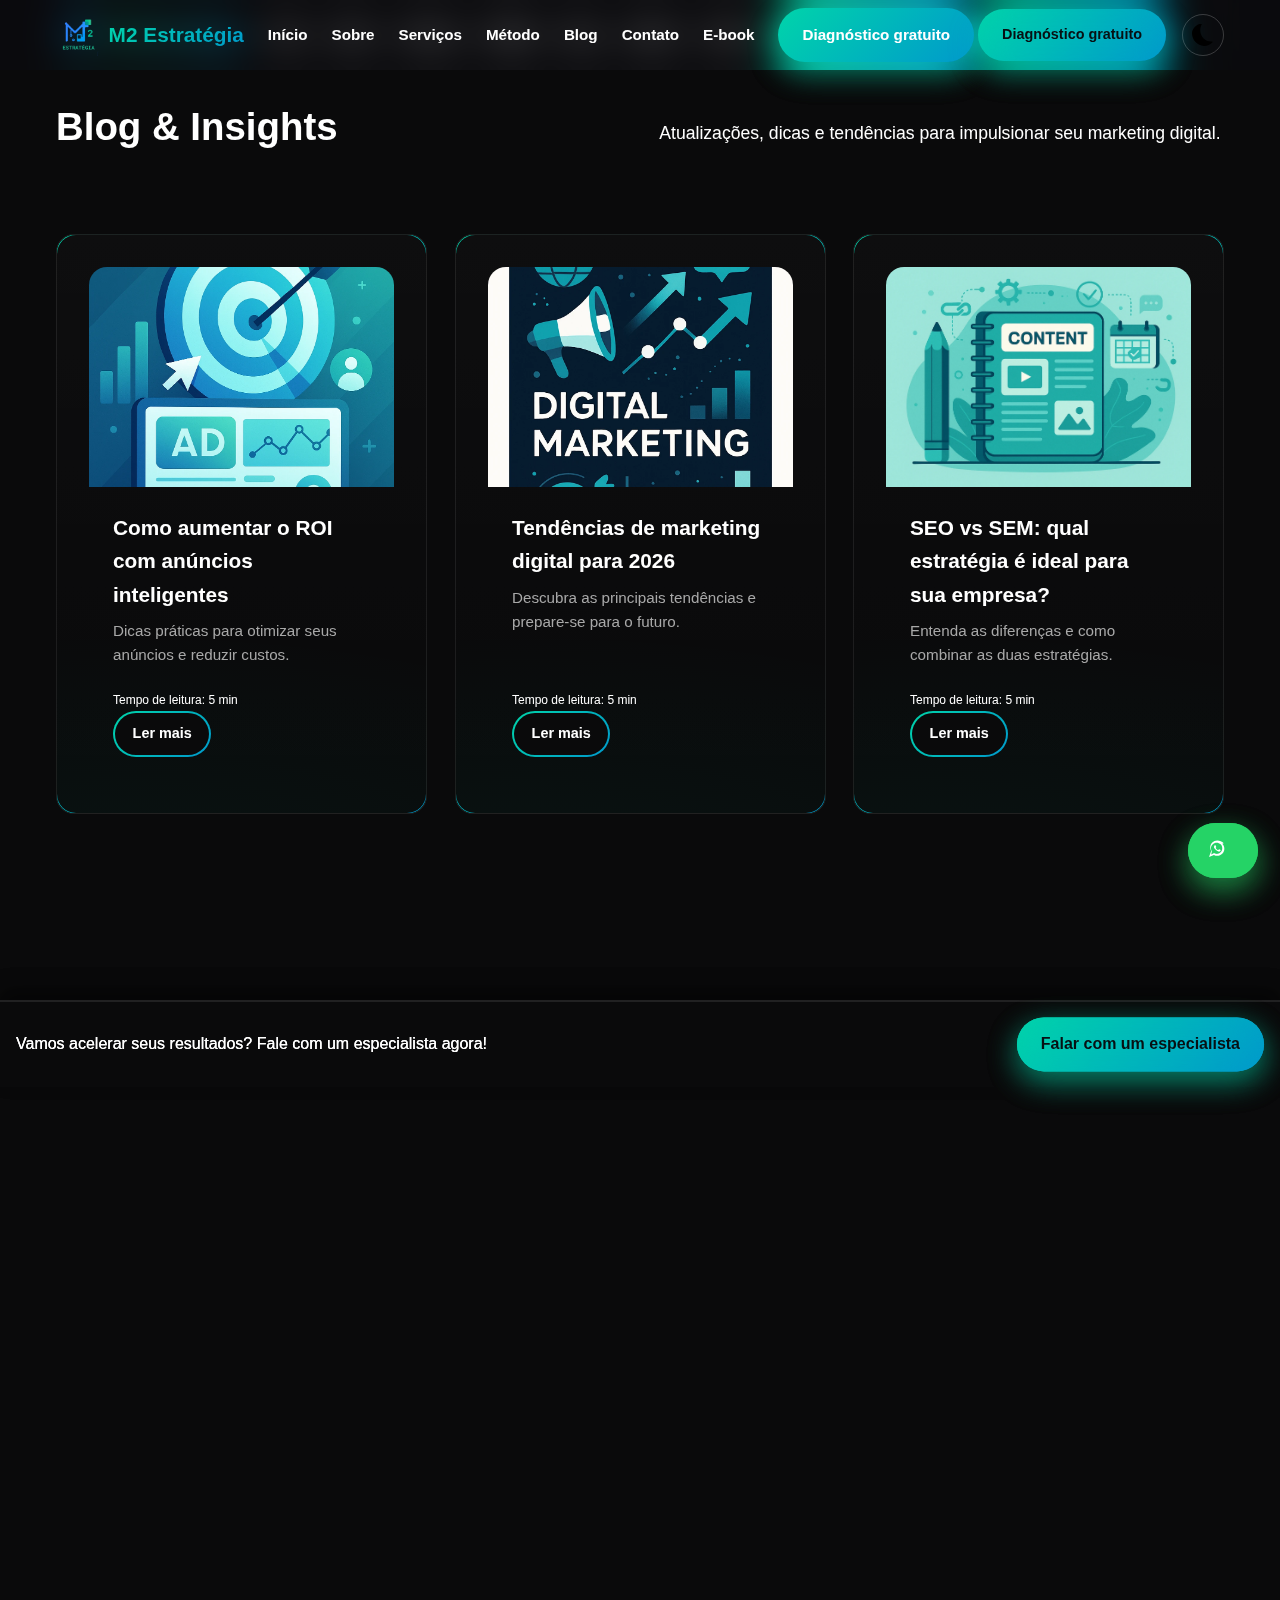
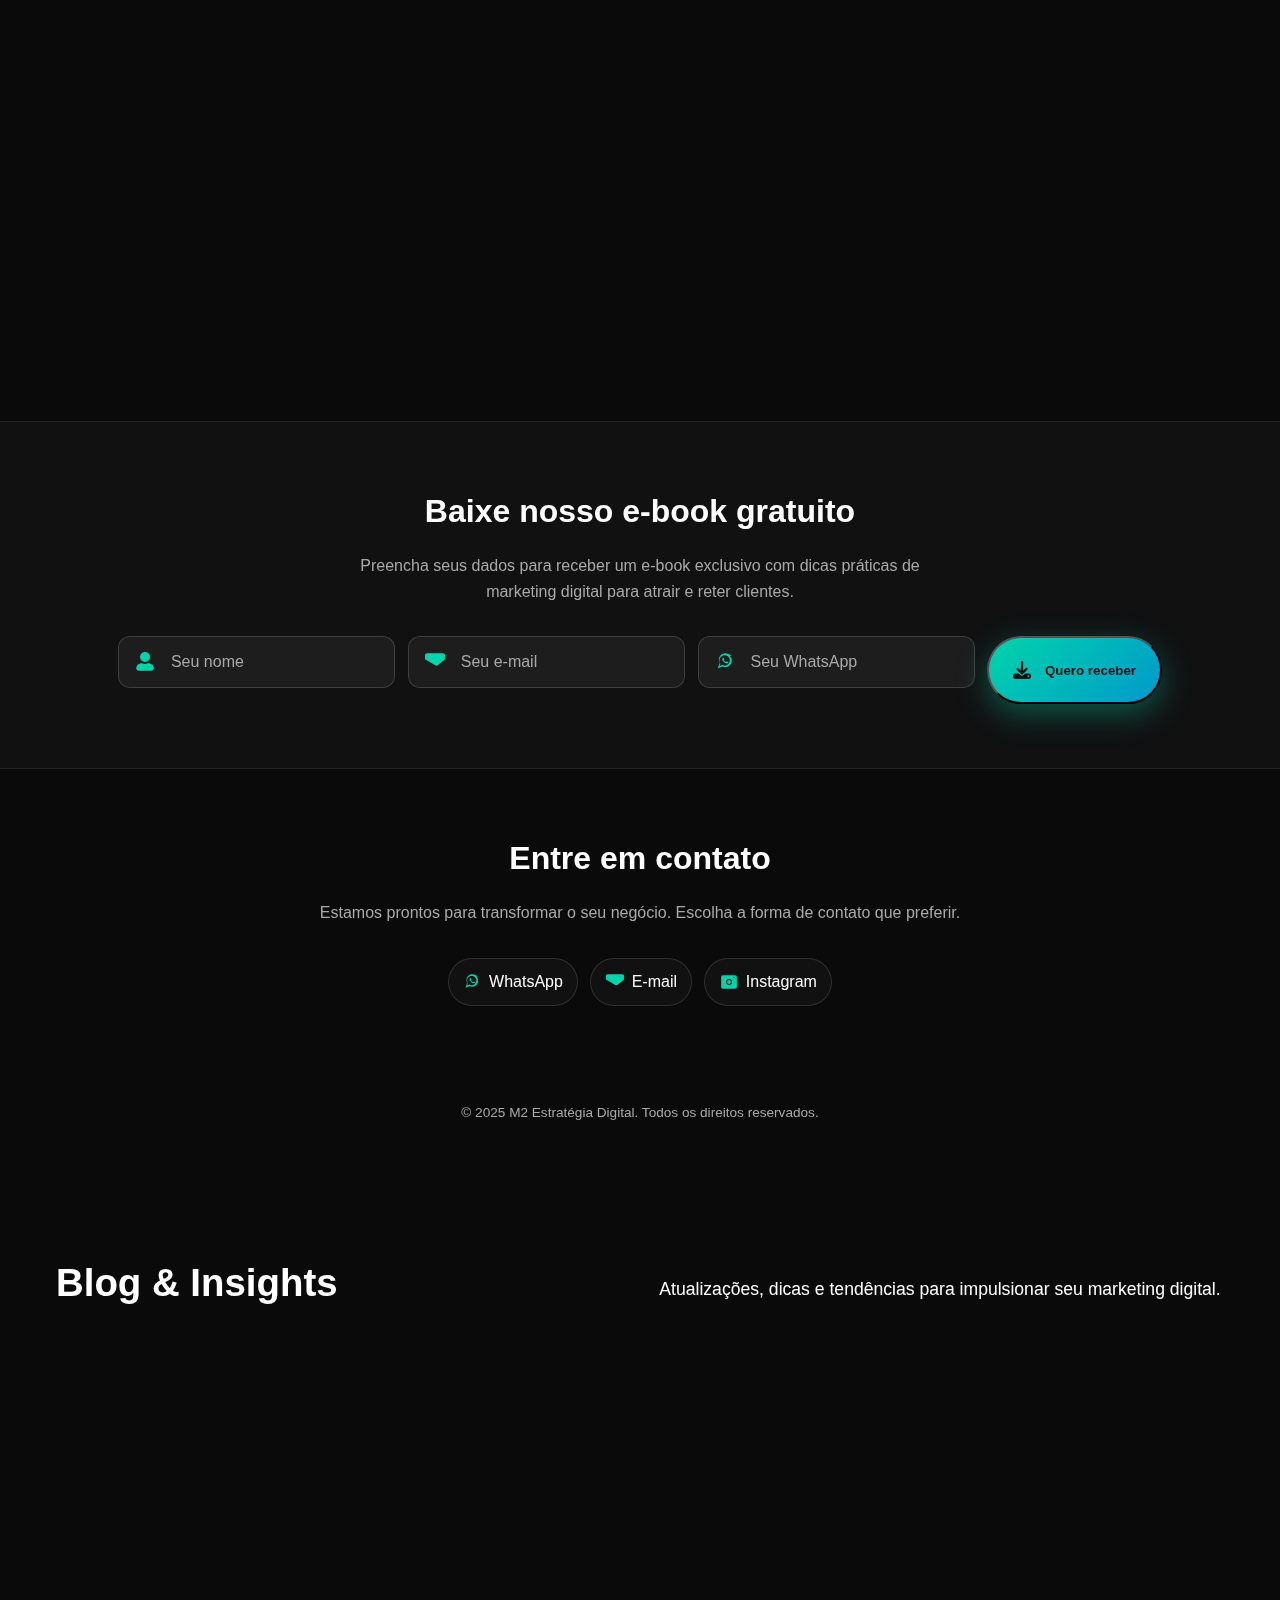
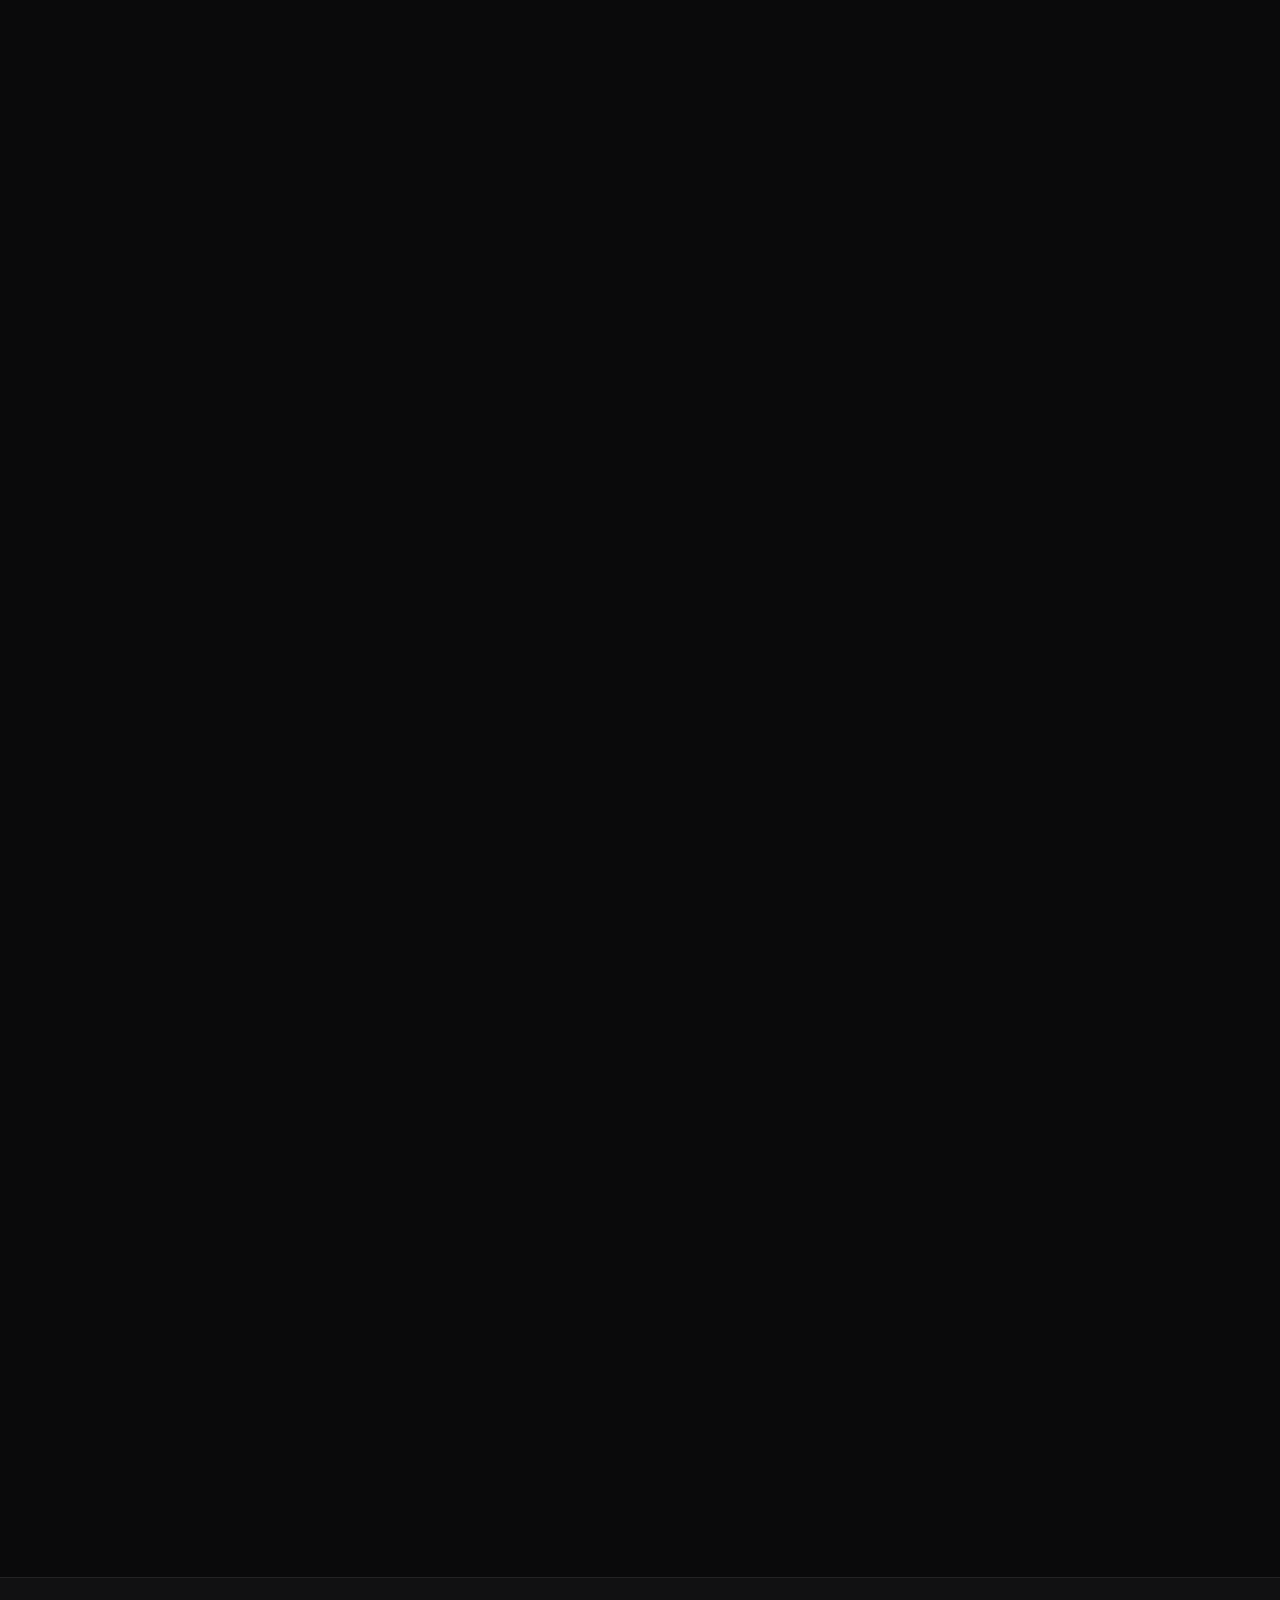
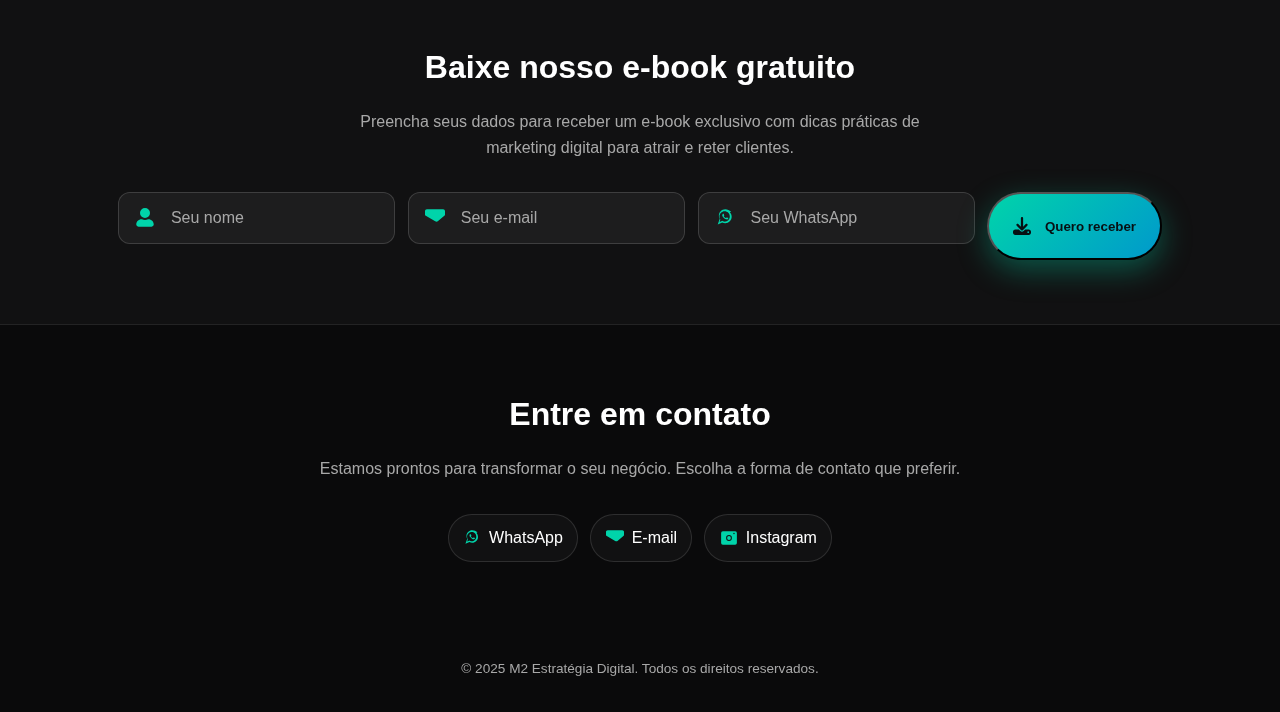
<file: blog/index.html>
<!DOCTYPE html>
<html lang="pt-BR">
<head>
  <meta charset="UTF-8">
  <meta name="viewport" content="width=device-width, initial-scale=1.0">
  <title>Blog &amp; Insights - M2 Estratégia Digital</title>
  <meta name="description" content="Confira artigos atualizados e tendências de marketing digital que vão transformar seus resultados.">
  <link rel="stylesheet" href="../assets/css/style.css">
  <link rel="stylesheet" href="https://cdn.jsdelivr.net/npm/aos@next/dist/aos.css">
</head>
<body>
  <!-- Scroll progress bar -->
  <div class="progress-bar"></div>
  <!-- Cabeçalho e navegação -->
  <header>
    <div class="container">
      <nav>
        <a href="../index.html#home" class="logo">
          <img src="../assets/img/logo.png" alt="Logotipo M2 Estratégia">
          <span>M2 Estratégia</span>
        </a>
        <ul class="nav-menu">
          <li><a href="../index.html#home">Início</a></li>
          <li><a href="../index.html#sobre">Sobre</a></li>
          <li><a href="../index.html#services">Serviços</a></li>
          <li><a href="../index.html#method">Método</a></li>
          <li><a href="../index.html#blog" class="active">Blog</a></li>
          <li><a href="../index.html#contact">Contato</a></li>
          <li><a href="../index.html#newsletter">E‑book</a></li>
          <!-- CTA specifically for mobile: positioned after the last menu item -->
          <li class="nav-menu-cta"><a href="#" class="btn btn-primary open-quiz">Diagnóstico gratuito</a></li>
        </ul>
        <a href="#" class="btn btn-primary pulse nav-cta open-quiz">Diagnóstico gratuito</a>
        <div class="nav-tools">
          <button class="theme-toggle" aria-label="Alternar tema">
            <svg class="icon-sun" xmlns="http://www.w3.org/2000/svg" viewBox="0 0 512 512"><path d="M256 176a80 80 0 1 0 0 160 80 80 0 1 0 0-160zm0-176c17.7 0 32 14.3 32 32V64c0 17.7-14.3 32-32 32s-32-14.3-32-32V32c0-17.7 14.3-32 32-32zm0 448c17.7 0 32 14.3 32 32v32c0 17.7-14.3 32-32 32s-32-14.3-32-32V480c0-17.7 14.3-32 32-32zm256-224c0 17.7-14.3 32-32 32H448c-17.7 0-32-14.3-32-32s14.3-32 32-32h32c17.7 0 32 14.3 32 32zm-448 0c0 17.7-14.3 32-32 32H32c-17.7 0-32-14.3-32-32s14.3-32 32-32h32c17.7 0 32 14.3 32 32zm330.1 150.1c12.5 12.5 12.5 32.8 0 45.3s-32.8 12.5-45.3 0l-22.6-22.6c-12.5-12.5-12.5-32.8 0-45.3s32.8-12.5 45.3 0l22.6 22.6zm-272.2 0c12.5-12.5 32.8-12.5 45.3 0s12.5 32.8 0 45.3l-22.6 22.6c-12.5 12.5-32.8 12.5-45.3 0s-12.5-32.8 0-45.3l22.6-22.6zm272.2-272.2l-22.6 22.6c-12.5 12.5-32.8 12.5-45.3 0s-12.5-32.8 0-45.3l22.6-22.6c12.5-12.5 32.8-12.5 45.3 0s12.5 32.8 0 45.3zm-272.2 0c-12.5-12.5-12.5-32.8 0-45.3s32.8-12.5 45.3 0l22.6 22.6c12.5 12.5 12.5 32.8 0 45.3s-32.8 12.5-45.3 0L111.9 53.9z"/></svg>
            <svg class="icon-moon" xmlns="http://www.w3.org/2000/svg" viewBox="0 0 512 512"><path d="M279.135 512c78.52 0 150.056-34.316 199.287-88.754c6.958-7.41-.623-18.725-9.96-17.247C310.19 418.87 192 292.664 192 144.001c0-52.359 13.72-101.443 37.844-144.001c4.411-7.82-2.326-17.27-11.05-15.128C86.017 15.838 0 111.753 0 223.999C0 370.696 126.304 512 279.135 512z"/></svg>
          </button>
          <button class="mobile-toggle" aria-label="Abrir menu">
            <span></span>
            <span></span>
            <span></span>
          </button>
        </div>
      </nav>
    </div>
  </header>

  <!-- Hero da lista de artigos -->
  <section class="article-hero blog-hero">
    <div class="container">
      <h1>Blog &amp; Insights</h1>
      <p class="article-tagline">Atualizações, dicas e tendências para impulsionar seu marketing digital.</p>
    </div>
  </section>

  <!-- Conteúdo da lista de artigos -->
  <main class="article-content">
    <div class="container">
      <div class="blog-grid">
        <!-- Blog post 1 -->
        <div class="blog-card bento-item" data-aos="fade-up">
        <picture>
          <source srcset="../assets/img/ads-illustration.webp" type="image/webp">
          <img src="../assets/img/ads-illustration.png" alt="Como aumentar o ROI com anúncios inteligentes" class="blog-image" loading="lazy">
        </picture>
          <div class="blog-card-content">
            <h3 class="blog-title">Como aumentar o ROI com anúncios inteligentes</h3>
            <p class="blog-summary">Dicas práticas para otimizar seus anúncios e reduzir custos.</p>
            <span class="reading-time">Tempo de leitura: 5 min</span>
            <a href="roi-anuncios-inteligentes.html" class="btn btn-outline btn-card">Ler mais</a>
          </div>
        </div>
        <!-- Blog post 2 -->
        <div class="blog-card bento-item" data-aos="fade-up">
        <picture>
          <source srcset="../assets/img/marketing-illustration.webp" type="image/webp">
          <img src="../assets/img/marketing-illustration.png" alt="Tendências de marketing digital para 2026" class="blog-image" loading="lazy">
        </picture>
          <div class="blog-card-content">
            <h3 class="blog-title">Tendências de marketing digital para 2026</h3>
            <p class="blog-summary">Descubra as principais tendências e prepare-se para o futuro.</p>
            <span class="reading-time">Tempo de leitura: 5 min</span>
            <a href="tendencias-marketing-2026.html" class="btn btn-outline btn-card">Ler mais</a>
          </div>
        </div>
        <!-- Blog post 3 -->
        <div class="blog-card bento-item" data-aos="fade-up">
        <picture>
          <source srcset="../assets/img/content-illustration.webp" type="image/webp">
          <img src="../assets/img/content-illustration.png" alt="SEO vs SEM: qual estratégia é ideal para sua empresa?" class="blog-image" loading="lazy">
        </picture>
          <div class="blog-card-content">
            <h3 class="blog-title">SEO vs SEM: qual estratégia é ideal para sua empresa?</h3>
            <p class="blog-summary">Entenda as diferenças e como combinar as duas estratégias.</p>
            <span class="reading-time">Tempo de leitura: 5 min</span>
            <a href="seo-vs-sem.html" class="btn btn-outline btn-card">Ler mais</a>
          </div>
        </div>

        <!-- Blog post 4 -->
        <div class="blog-card bento-item" data-aos="fade-up">
        <picture>
          <img src="../assets/img/automation_chart2.png" alt="Automação & IA no marketing" class="blog-image" loading="lazy">
        </picture>
          <div class="blog-card-content">
            <h3 class="blog-title">Automação &amp; IA no marketing digital</h3>
            <p class="blog-summary">Descubra como processos automatizados e inteligência artificial aumentam eficiência e ROI.</p>
            <span class="reading-time">Tempo de leitura: 4 min</span>
            <a href="automacao-ia.html" class="btn btn-outline btn-card">Ler mais</a>
          </div>
        </div>

        <!-- Blog post 5 -->
        <div class="blog-card bento-item" data-aos="fade-up">
        <picture>
          <img src="../assets/img/bi_chart3.png" alt="BI e Otimização de Resultados" class="blog-image" loading="lazy">
        </picture>
          <div class="blog-card-content">
            <h3 class="blog-title">BI &amp; Otimização de Resultados</h3>
            <p class="blog-summary">Saiba como transformar dados em ações estratégicas para melhorar sua performance digital.</p>
            <span class="reading-time">Tempo de leitura: 4 min</span>
            <a href="bi-otimizacao-resultados.html" class="btn btn-outline btn-card">Ler mais</a>
          </div>
        </div>

        <!-- Blog post 6 -->
        <div class="blog-card bento-item" data-aos="fade-up">
        <picture>
          <img src="../assets/img/social-hero.png" alt="Social media e tráfego pago" class="blog-image" loading="lazy">
        </picture>
          <div class="blog-card-content">
            <h3 class="blog-title">Social media &amp; tráfego pago: estratégias integradas</h3>
            <p class="blog-summary">Maximize o alcance e conversões com campanhas multicanal.</p>
            <span class="reading-time">Tempo de leitura: 4 min</span>
            <a href="social-media-trafego-pago.html" class="btn btn-outline btn-card">Ler mais</a>
          </div>
        </div>

        <!-- Blog post 7: Branding & Identidade -->
        <div class="blog-card bento-item" data-aos="fade-up">
        <picture>
          <img src="../assets/img/branding_chart1.png" alt="Branding e identidade visual" class="blog-image" loading="lazy">
        </picture>
          <div class="blog-card-content">
            <h3 class="blog-title">Branding e identidade visual</h3>
            <p class="blog-summary">Aprenda a criar uma marca forte e consistente que encanta o público.</p>
            <span class="reading-time">Tempo de leitura: 5 min</span>
            <a href="branding-identidade-visual.html" class="btn btn-outline btn-card">Ler mais</a>
          </div>
        </div>

        <!-- Blog post 8: Desenvolvimento Web -->
        <div class="blog-card bento-item" data-aos="fade-up">
        <picture>
          <img src="../assets/img/webdev_chart1.png" alt="Desenvolvimento web e performance" class="blog-image" loading="lazy">
        </picture>
          <div class="blog-card-content">
            <h3 class="blog-title">Desenvolvimento web: o pilar da presença digital</h3>
            <p class="blog-summary">Entenda por que um site rápido, responsivo e otimizado é indispensável.</p>
            <span class="reading-time">Tempo de leitura: 5 min</span>
            <a href="desenvolvimento-web.html" class="btn btn-outline btn-card">Ler mais</a>
          </div>
        </div>
      </div>
    </div>
  </main>

  <!-- Seção de newsletter / captura de leads -->
  <section class="newsletter-section" id="newsletter">
    <div class="container">
      <h2>Baixe nosso e‑book gratuito</h2>
      <p>Preencha seus dados para receber um e‑book exclusivo com dicas práticas de marketing digital para atrair e reter clientes.</p>
      <form id="newsletter-form" class="newsletter-form" action="#" method="post">
        <div class="input-group">
          <span class="input-icon">
            <!-- Ícone de usuário -->
            <svg xmlns="http://www.w3.org/2000/svg" viewBox="0 0 448 512" fill="currentColor"><path d="M224 256A128 128 0 1 0 224 0a128 128 0 1 0 0 256zm89.6 32h-11.6c-22.7 10.9-47.9 16-78 16s-55.3-5.1-78-16h-11.6C60.8 288 0 348.8 0 421.3c0 34.7 45.8 58.7 91.2 58.7H356.8c45.4 0 91.2-24 91.2-58.7C448 348.8 387.2 288 313.6 288z"/></svg>
          </span>
          <input type="text" name="name" placeholder="Seu nome" required>
        </div>
        <div class="input-group">
          <span class="input-icon">
            <!-- Ícone de e‑mail -->
            <svg xmlns="http://www.w3.org/2000/svg" viewBox="0 0 512 512" fill="currentColor"><path d="M502.3 190.8L327.4 338c-19.3 15.7-46.5 15.7-65.8 0L9.7 190.8C3.9 185.8 0 178.6 0 171.1V80c0-26.5 21.5-48 48-48h416c26.5 0 48 21.5 48 48v91.1c0 7.5-3.9 14.7-9.7 20zM480 128L256 312 32 128V80h448v48z"/></svg>
          </span>
          <input type="email" name="email" placeholder="Seu e‑mail" required>
        </div>
        <div class="input-group">
          <span class="input-icon">
            <!-- Ícone de WhatsApp -->
            <svg xmlns="http://www.w3.org/2000/svg" viewBox="0 0 448 512" fill="currentColor"><path d="M380.9 97.1C339.2 55.5 286.5 32 230.7 32c-90.5 0-164 73.5-164 164 0 28.9 7.5 56.9 21.7 81.6L38 420l114-50.4c23.9 13.1 50.7 20 78.2 20h.4c90.6 0 164.3-73.5 164.3-164.1c0-43.8-17.1-85-47.5-115.4zM230.7 349.6c-24.2 0-47.9-6.3-68.6-18.3l-4.9-2.9l-67.6 29.9l14.5-69.1l-2.6-4.3c-12.2-20.5-18.6-44.1-18.6-68.2c0-72.5 59-131.5 131.5-131.5c35.2 0 68.3 13.7 93.2 38.6s38.6 58 38.6 93.2c0 72.5-59 131.5-131.5 131.5zm70.3-97.4c-3.8-1.9-22.4-11-25.8-12.2c-3.5-1.3-6-1.9-8.6 1.9s-9.9 12.2-12.2 14.7s-4.5 2.8-8.3 0.9c-22.7-11.4-37.5-20.5-52.5-46.4c-4-6.9 4-6.5 11.4-21.5c1.3-2.8 .6-5.2-.3-7.1c-.9-1.9-8.6-21-11.8-28.9c-3.1-7.5-6.3-6.5-8.6-6.6c-2.2-.1-4.7-.1-7.3-.1c-2.6 0-6.8 .9-10.3 4.7s-13.5 13.2-13.5 32.2c0 19 13.8 37.4 15.7 40c1.9 2.5 27 41.3 65.4 58c9.1 3.9 16.2 6.2 21.7 8c9.1 2.9 17.4 2.5 24 1.5 7.3-1.1 22.4-9.2 25.6-18.1c3.2-8.9 3.2-16.5 2.3-18.1c-.9-1.6-3.5-2.5-7.3-4.4z"/></svg>
          </span>
          <input type="tel" name="whatsapp" placeholder="Seu WhatsApp" pattern="[0-9]{10,13}" required>
        </div>
        <button type="submit" class="btn btn-primary">
          <!-- Download icon -->
          <svg xmlns="http://www.w3.org/2000/svg" viewBox="0 0 512 512" fill="currentColor"><path d="M288 32c0-17.7-14.3-32-32-32s-32 14.3-32 32l0 242.7-73.4-73.4c-12.5-12.5-32.8-12.5-45.3 0s-12.5 32.8 0 45.3l128 128c12.5 12.5 32.8 12.5 45.3 0l128-128c12.5-12.5 12.5-32.8 0-45.3s-32.8-12.5-45.3 0L288 274.7 288 32zM64 352c-35.3 0-64 28.7-64 64l0 32c0 35.3 28.7 64 64 64l384 0c35.3 0 64-28.7 64-64l0-32c0-35.3-28.7-64-64-64l-101.5 0-45.3 45.3c-25 25-65.5 25-90.5 0L165.5 352 64 352zm368 56a24 24 0 1 1 0 48 24 24 0 1 1 0-48z"/></svg>
          <span>Quero receber</span>
        </button>
      </form>
    </div>
  </section>

  <!-- Seção de contato -->
  <section class="contact-section" id="contact">
    <div class="container">
      <h2>Entre em contato</h2>
      <p>Estamos prontos para transformar o seu negócio. Escolha a forma de contato que preferir.</p>
      <div class="socials">
        <a class="chip" href="https://wa.me/5527988643815?text=Ol%C3%A1!%20Vim%20pelo%20site." target="_blank" rel="noopener">
          <!-- WhatsApp icon -->
          <svg xmlns="http://www.w3.org/2000/svg" viewBox="0 0 448 512" fill="currentColor"><path d="M380.9 97.1C339.2 55.5 286.5 32 230.7 32c-90.5 0-164 73.5-164 164 0 28.9 7.5 56.9 21.7 81.6L38 420l114-50.4c23.9 13.1 50.7 20 78.2 20h.4c90.6 0 164.3-73.5 164.3-164.1c0-43.8-17.1-85-47.5-115.4zM230.7 349.6c-24.2 0-47.9-6.3-68.6-18.3l-4.9-2.9l-67.6 29.9l14.5-69.1l-2.6-4.3c-12.2-20.5-18.6-44.1-18.6-68.2c0-72.5 59-131.5 131.5-131.5c35.2 0 68.3 13.7 93.2 38.6s38.6 58 38.6 93.2c0 72.5-59 131.5-131.5 131.5zm70.3-97.4c-3.8-1.9-22.4-11-25.8-12.2c-3.5-1.3-6-1.9-8.6 1.9s-9.9 12.2-12.2 14.7s-4.5 2.8-8.3 0.9c-22.7-11.4-37.5-20.5-52.5-46.4c-4-6.9 4-6.5 11.4-21.5c1.3-2.8 .6-5.2-.3-7.1c-.9-1.9-8.6-21-11.8-28.9c-3.1-7.5-6.3-6.5-8.6-6.6c-2.2-.1-4.7-.1-7.3-.1c-2.6 0-6.8 .9-10.3 4.7s-13.5 13.2-13.5 32.2c0 19 13.8 37.4 15.7 40c1.9 2.5 27 41.3 65.4 58c9.1 3.9 16.2 6.2 21.7 8c9.1 2.9 17.4 2.5 24 1.5 7.3-1.1 22.4-9.2 25.6-18.1c3.2-8.9 3.2-16.5 2.3-18.1c-.9-1.6-3.5-2.5-7.3-4.4z"/></svg>
          WhatsApp
        </a>
        <a class="chip" href="mailto:contato@m2estrategiadigital.com.br">
          <!-- E-mail icon -->
          <svg xmlns="http://www.w3.org/2000/svg" viewBox="0 0 512 512" fill="currentColor"><path d="M502.3 190.8L327.4 338c-19.3 15.7-46.5 15.7-65.8 0L9.7 190.8C3.9 185.8 0 178.6 0 171.1V80c0-26.5 21.5-48 48-48h416c26.5 0 48 21.5 48 48v91.1c0 7.5-3.9 14.7-9.7 20zM480 128L256 312 32 128V80h448v48z"/></svg>
          E‑mail
        </a>
        <a class="chip" href="https://instagram.com/m2estrategia" target="_blank" rel="noopener">
          <!-- Instagram icon -->
          <svg xmlns="http://www.w3.org/2000/svg" viewBox="0 0 448 512" fill="currentColor"><path d="M224 202.66A53.34 53.34 0 1 0 277.34 256 53.38 53.38 0 0 0 224 202.66ZM398.8 64H49.2A49.23 49.23 0 0 0 0 113.8v285.4A49.23 49.23 0 0 0 49.2 448h349.6A49.23 49.23 0 0 0 448 399.2V113.8A49.23 49.23 0 0 0 398.8 64ZM224 338a82 82 0 1 1 82-82 82 82 0 0 1-82 82Zm142-191.6a19.8 19.8 0 1 1 19.8-19.8 19.8 19.8 0 0 1-19.8 19.8Z"/></svg>
          Instagram
        </a>
      </div>
    </div>
  </section>

  <!-- Rodapé -->
  <footer>
    <div class="container">
      <p>© 2025 M2 Estratégia Digital. Todos os direitos reservados.</p>
    </div>
  </footer>

  <!-- Barra de CTA adesiva -->
  <div class="sticky-cta-bar">
    <span class="sticky-cta-text">Vamos acelerar seus resultados? Fale com um especialista agora!</span>
    <a href="../index.html#contact" class="btn btn-primary pulse">Falar com um especialista</a>
  </div>

  <!-- Chat widget removido -->

  <!-- Botão flutuante: direciona diretamente ao WhatsApp -->
  <a class="fab" href="https://wa.me/5527988643815?text=Ol%C3%A1!%20Vim%20pelo%20site." target="_blank" rel="noopener" role="button">
    <span class="fab__icon">
      <svg xmlns="http://www.w3.org/2000/svg" width="22" height="22" viewBox="0 0 448 512" fill="currentColor"><path d="M380.9 97.1C339.2 55.5 286.5 32 230.7 32c-90.5 0-164 73.5-164 164 0 28.9 7.5 56.9 21.7 81.6L38 420l114-50.4c23.9 13.1 50.7 20 78.2 20h.4c90.6 0 164.3-73.5 164.3-164.1c0-43.8-17.1-85-47.5-115.4zM230.7 349.6c-24.2 0-47.9-6.3-68.6-18.3l-4.9-2.9l-67.6 29.9l14.5-69.1l-2.6-4.3c-12.2-20.5-18.6-44.1-18.6-68.2c0-72.5 59-131.5 131.5-131.5c35.2 0 68.3 13.7 93.2 38.6s38.6 58 38.6 93.2c0 72.5-59 131.5-131.5 131.5zm70.3-97.4c-3.8-1.9-22.4-11-25.8-12.2c-3.5-1.3-6-1.9-8.6 1.9s-9.9 12.2-12.2 14.7s-4.5 2.8-8.3 0.9c-22.7-11.4-37.5-20.5-52.5-46.4c-4-6.9 4-6.5 11.4-21.5c1.3-2.8 .6-5.2-.3-7.1c-.9-1.9-8.6-21-11.8-28.9c-3.1-7.5-6.3-6.5-8.6-6.6c-2.2-.1-4.7-.1-7.3-.1c-2.6 0-6.8 .9-10.3 4.7s-13.5 13.2-13.5 32.2c0 19 13.8 37.4 15.7 40c1.9 2.5 27 41.3 65.4 58c9.1 3.9 16.2 6.2 21.7 8c9.1 2.9 17.4 2.5 24 1.5 7.3-1.1 22.4-9.2 25.6-18.1c3.2-8.9 3.2-16.5 2.3-18.1c-.9-1.6-3.5-2.5-7.3-4.4z"/></svg>
    </span>
    <span class="fab__label">Fale conosco</span>
  </a>

  <!-- Interactive quiz overlay -->
  <div class="quiz-overlay" id="quiz-overlay">
    <div class="quiz-container">
      <button class="quiz-close" aria-label="Fechar">&times;</button>
      <!-- Step 1 -->
      <div class="quiz-step" data-step="1">
        <h3>Descubra seu nível de maturidade digital</h3>
        <p>Quantos colaboradores sua empresa tem?</p>
        <div class="quiz-options">
          <button type="button" class="quiz-option" data-answer="small">1–5</button>
          <button type="button" class="quiz-option" data-answer="medium">6–50</button>
          <button type="button" class="quiz-option" data-answer="large">51+</button>
        </div>
        <div class="quiz-nav">
          <button type="button" class="quiz-next">Próximo</button>
        </div>
      </div>
      <!-- Step 2 -->
      <div class="quiz-step" data-step="2" style="display:none;">
        <h3>Seu principal objetivo</h3>
        <p>Qual é a maior prioridade do seu marketing?</p>
        <div class="quiz-options">
          <button type="button" class="quiz-option" data-answer="leads">Gerar mais leads</button>
          <button type="button" class="quiz-option" data-answer="automation">Automatizar processos</button>
          <button type="button" class="quiz-option" data-answer="seo">Melhorar presença online</button>
        </div>
        <div class="quiz-nav">
          <button type="button" class="quiz-prev">Voltar</button>
          <button type="button" class="quiz-next">Próximo</button>
        </div>
      </div>
      <!-- Step 3: result -->
      <div class="quiz-step" data-step="3" style="display:none;">
        <h3>Resultado</h3>
        <p class="quiz-result"></p>
        <div class="quiz-nav">
          <button type="button" class="quiz-prev">Voltar</button>
          <button type="button" class="quiz-next">Continuar</button>
        </div>
      </div>
      <!-- Step 4: contact -->
      <div class="quiz-step" data-step="4" style="display:none;">
        <h3>Deixe seus dados para receber o diagnóstico completo</h3>
        <form class="quiz-form">
          <input type="text" id="quiz-name" placeholder="Seu nome" required>
          <input type="email" id="quiz-email" placeholder="Seu email" required>
          <button type="submit" class="quiz-submit">Enviar</button>
        </form>
        <p class="quiz-thanks" style="display:none;">Obrigado! Em breve entraremos em contato com seu diagnóstico personalizado.</p>
        <div class="quiz-nav">
          <button type="button" class="quiz-prev">Voltar</button>
        </div>
      </div>
    </div>
  </div>

  <!-- ROI calculator overlay -->
  <div class="roi-overlay" id="roi-overlay">
    <div class="roi-container">
      <button class="roi-close" aria-label="Fechar calculadora">&times;</button>
      <div class="roi-step active" data-step="1">
        <h3>Calcule seu ROI de marketing</h3>
        <div class="roi-field">
          <label for="roi-leads">Quantidade de leads gerados</label>
          <input type="number" id="roi-leads" min="0" required>
        </div>
        <div class="roi-field">
          <label for="roi-invest">Investimento total em marketing (R$)</label>
          <input type="number" id="roi-invest" min="0" required>
        </div>
        <div class="roi-nav">
          <span></span>
          <button type="button" class="roi-next">Próximo</button>
        </div>
      </div>
      <div class="roi-step" data-step="2">
        <h3>Dados de venda</h3>
        <div class="roi-field">
          <label for="roi-conversion">Taxa de conversão (%)</label>
          <input type="number" id="roi-conversion" min="0" max="100" required>
        </div>
        <div class="roi-field">
          <label for="roi-ticket">Ticket médio (R$)</label>
          <input type="number" id="roi-ticket" min="0" required>
        </div>
        <div class="roi-nav">
          <button type="button" class="roi-prev">Voltar</button>
          <button type="button" class="roi-next">Próximo</button>
        </div>
      </div>
      <div class="roi-step" data-step="3">
        <h3>Resultado</h3>
        <p class="roi-result"></p>
        <div class="roi-nav">
          <button type="button" class="roi-prev">Voltar</button>
          <button type="button" class="roi-next">Continuar</button>
        </div>
      </div>
      <div class="roi-step" data-step="4">
        <h3>Receba um relatório personalizado</h3>
        <form class="roi-form">
          <div class="roi-field">
            <label for="roi-name">Seu nome</label>
            <input type="text" id="roi-name" required>
          </div>
          <div class="roi-field">
            <label for="roi-email">Seu email</label>
            <input type="email" id="roi-email" required>
          </div>
          <button type="submit" class="roi-submit">Enviar</button>
        </form>
        <p class="roi-thanks" style="display:none;">Obrigado! Em breve entraremos em contato com seu relatório de ROI.</p>
        <div class="roi-nav">
          <button type="button" class="roi-prev">Voltar</button>
        </div>
      </div>
    </div>
  </div>

  <!-- Scripts -->
  <script src="../assets/js/script.js"></script>
  <script src="https://cdn.jsdelivr.net/npm/aos@next/dist/aos.js"></script>
  <script>
    AOS.init({ once: true, duration: 700, easing: 'ease-out-cubic' });
  </script>
</body>
</html><!DOCTYPE html>
<html lang="pt-BR">
<head>
  <meta charset="UTF-8">
  <meta name="viewport" content="width=device-width, initial-scale=1.0">
  <title>Blog &amp; Insights - M2 Estratégia Digital</title>
  <meta name="description" content="Confira artigos atualizados e tendências de marketing digital que vão transformar seus resultados.">
  <link rel="stylesheet" href="../assets/css/style.css">
  <link rel="stylesheet" href="https://cdn.jsdelivr.net/npm/aos@next/dist/aos.css">
</head>
<body>
  <!-- Scroll progress bar -->
  <div class="progress-bar"></div>
  <!-- Cabeçalho e navegação -->
  <header>
    <div class="container">
      <nav>
        <a href="../index.html#home" class="logo">
          <img src="../assets/img/logo.png" alt="Logotipo M2 Estratégia">
          <span>M2 Estratégia</span>
        </a>
        <ul class="nav-menu">
          <li><a href="../index.html#home">Início</a></li>
          <li><a href="../index.html#sobre">Sobre</a></li>
          <li><a href="../index.html#services">Serviços</a></li>
          <li><a href="../index.html#method">Método</a></li>
          <li><a href="../index.html#blog" class="active">Blog</a></li>
          <li><a href="../index.html#contact">Contato</a></li>
          <li><a href="../index.html#newsletter">E‑book</a></li>
          <!-- CTA specifically for mobile: positioned after the last menu item -->
          <li class="nav-menu-cta"><a href="#" class="btn btn-primary open-quiz">Diagnóstico gratuito</a></li>
        </ul>
        <a href="#" class="btn btn-primary pulse nav-cta open-quiz">Diagnóstico gratuito</a>
        <div class="nav-tools">
          <button class="theme-toggle" aria-label="Alternar tema">
            <svg class="icon-sun" xmlns="http://www.w3.org/2000/svg" viewBox="0 0 512 512"><path d="M256 176a80 80 0 1 0 0 160 80 80 0 1 0 0-160zm0-176c17.7 0 32 14.3 32 32V64c0 17.7-14.3 32-32 32s-32-14.3-32-32V32c0-17.7 14.3-32 32-32zm0 448c17.7 0 32 14.3 32 32v32c0 17.7-14.3 32-32 32s-32-14.3-32-32V480c0-17.7 14.3-32 32-32zm256-224c0 17.7-14.3 32-32 32H448c-17.7 0-32-14.3-32-32s14.3-32 32-32h32c17.7 0 32 14.3 32 32zm-448 0c0 17.7-14.3 32-32 32H32c-17.7 0-32-14.3-32-32s14.3-32 32-32h32c17.7 0 32 14.3 32 32zm330.1 150.1c12.5 12.5 12.5 32.8 0 45.3s-32.8 12.5-45.3 0l-22.6-22.6c-12.5-12.5-12.5-32.8 0-45.3s32.8-12.5 45.3 0l22.6 22.6zm-272.2 0c12.5-12.5 32.8-12.5 45.3 0s12.5 32.8 0 45.3l-22.6 22.6c-12.5 12.5-32.8 12.5-45.3 0s-12.5-32.8 0-45.3l22.6-22.6zm272.2-272.2l-22.6 22.6c-12.5 12.5-32.8 12.5-45.3 0s-12.5-32.8 0-45.3l22.6-22.6c12.5-12.5 32.8-12.5 45.3 0s12.5 32.8 0 45.3zm-272.2 0c-12.5-12.5-12.5-32.8 0-45.3s32.8-12.5 45.3 0l22.6 22.6c12.5 12.5 12.5 32.8 0 45.3s-32.8 12.5-45.3 0L111.9 53.9z"/></svg>
            <svg class="icon-moon" xmlns="http://www.w3.org/2000/svg" viewBox="0 0 512 512"><path d="M279.135 512c78.52 0 150.056-34.316 199.287-88.754c6.958-7.41-.623-18.725-9.96-17.247C310.19 418.87 192 292.664 192 144.001c0-52.359 13.72-101.443 37.844-144.001c4.411-7.82-2.326-17.27-11.05-15.128C86.017 15.838 0 111.753 0 223.999C0 370.696 126.304 512 279.135 512z"/></svg>
          </button>
          <button class="mobile-toggle" aria-label="Abrir menu">
            <span></span>
            <span></span>
            <span></span>
          </button>
        </div>
      </nav>
    </div>
  </header>

  <!-- Hero da lista de artigos -->
  <section class="article-hero blog-hero">
    <div class="container">
      <h1>Blog &amp; Insights</h1>
      <p class="article-tagline">Atualizações, dicas e tendências para impulsionar seu marketing digital.</p>
    </div>
  </section>

  <!-- Conteúdo da lista de artigos -->
  <main class="article-content">
    <div class="container">
      <div class="blog-grid">
        <!-- Blog post 1 -->
        <div class="blog-card bento-item" data-aos="fade-up">
        <picture>
          <source srcset="../assets/img/ads-illustration.webp" type="image/webp">
          <img src="../assets/img/ads-illustration.png" alt="Como aumentar o ROI com anúncios inteligentes" class="blog-image" loading="lazy">
        </picture>
          <div class="blog-card-content">
            <h3 class="blog-title">Como aumentar o ROI com anúncios inteligentes</h3>
            <p class="blog-summary">Dicas práticas para otimizar seus anúncios e reduzir custos.</p>
            <span class="reading-time">Tempo de leitura: 5 min</span>
            <a href="roi-anuncios-inteligentes.html" class="btn btn-outline btn-card">Ler mais</a>
          </div>
        </div>
        <!-- Blog post 2 -->
        <div class="blog-card bento-item" data-aos="fade-up">
        <picture>
          <source srcset="../assets/img/marketing-illustration.webp" type="image/webp">
          <img src="../assets/img/marketing-illustration.png" alt="Tendências de marketing digital para 2026" class="blog-image" loading="lazy">
        </picture>
          <div class="blog-card-content">
            <h3 class="blog-title">Tendências de marketing digital para 2026</h3>
            <p class="blog-summary">Descubra as principais tendências e prepare-se para o futuro.</p>
            <span class="reading-time">Tempo de leitura: 5 min</span>
            <a href="tendencias-marketing-2026.html" class="btn btn-outline btn-card">Ler mais</a>
          </div>
        </div>
        <!-- Blog post 3 -->
        <div class="blog-card bento-item" data-aos="fade-up">
        <picture>
          <source srcset="../assets/img/content-illustration.webp" type="image/webp">
          <img src="../assets/img/content-illustration.png" alt="SEO vs SEM: qual estratégia é ideal para sua empresa?" class="blog-image" loading="lazy">
        </picture>
          <div class="blog-card-content">
            <h3 class="blog-title">SEO vs SEM: qual estratégia é ideal para sua empresa?</h3>
            <p class="blog-summary">Entenda as diferenças e como combinar as duas estratégias.</p>
            <span class="reading-time">Tempo de leitura: 5 min</span>
            <a href="seo-vs-sem.html" class="btn btn-outline btn-card">Ler mais</a>
          </div>
        </div>

        <!-- Blog post 4 -->
        <div class="blog-card bento-item" data-aos="fade-up">
        <picture>
          <img src="../assets/img/automation_chart2.png" alt="Automação & IA no marketing" class="blog-image" loading="lazy">
        </picture>
          <div class="blog-card-content">
            <h3 class="blog-title">Automação &amp; IA no marketing digital</h3>
            <p class="blog-summary">Descubra como processos automatizados e inteligência artificial aumentam eficiência e ROI.</p>
            <span class="reading-time">Tempo de leitura: 4 min</span>
            <a href="automacao-ia.html" class="btn btn-outline btn-card">Ler mais</a>
          </div>
        </div>

        <!-- Blog post 5 -->
        <div class="blog-card bento-item" data-aos="fade-up">
        <picture>
          <img src="../assets/img/bi_chart3.png" alt="BI e Otimização de Resultados" class="blog-image" loading="lazy">
        </picture>
          <div class="blog-card-content">
            <h3 class="blog-title">BI &amp; Otimização de Resultados</h3>
            <p class="blog-summary">Saiba como transformar dados em ações estratégicas para melhorar sua performance digital.</p>
            <span class="reading-time">Tempo de leitura: 4 min</span>
            <a href="bi-otimizacao-resultados.html" class="btn btn-outline btn-card">Ler mais</a>
          </div>
        </div>

        <!-- Blog post 6 -->
        <div class="blog-card bento-item" data-aos="fade-up">
        <picture>
          <img src="../assets/img/social-hero.png" alt="Social media e tráfego pago" class="blog-image" loading="lazy">
        </picture>
          <div class="blog-card-content">
            <h3 class="blog-title">Social media &amp; tráfego pago: estratégias integradas</h3>
            <p class="blog-summary">Maximize o alcance e conversões com campanhas multicanal.</p>
            <span class="reading-time">Tempo de leitura: 4 min</span>
            <a href="social-media-trafego-pago.html" class="btn btn-outline btn-card">Ler mais</a>
          </div>
        </div>

        <!-- Blog post 7: Branding & Identidade -->
        <div class="blog-card bento-item" data-aos="fade-up">
        <picture>
          <img src="../assets/img/branding_chart1.png" alt="Branding e identidade visual" class="blog-image" loading="lazy">
        </picture>
          <div class="blog-card-content">
            <h3 class="blog-title">Branding e identidade visual</h3>
            <p class="blog-summary">Aprenda a criar uma marca forte e consistente que encanta o público.</p>
            <span class="reading-time">Tempo de leitura: 5 min</span>
            <a href="branding-identidade-visual.html" class="btn btn-outline btn-card">Ler mais</a>
          </div>
        </div>

        <!-- Blog post 8: Desenvolvimento Web -->
        <div class="blog-card bento-item" data-aos="fade-up">
        <picture>
          <img src="../assets/img/webdev_chart1.png" alt="Desenvolvimento web e performance" class="blog-image" loading="lazy">
        </picture>
          <div class="blog-card-content">
            <h3 class="blog-title">Desenvolvimento web: o pilar da presença digital</h3>
            <p class="blog-summary">Entenda por que um site rápido, responsivo e otimizado é indispensável.</p>
            <span class="reading-time">Tempo de leitura: 5 min</span>
            <a href="desenvolvimento-web.html" class="btn btn-outline btn-card">Ler mais</a>
          </div>
        </div>
      </div>
    </div>
  </main>

  <!-- Seção de newsletter / captura de leads -->
  <section class="newsletter-section" id="newsletter">
    <div class="container">
      <h2>Baixe nosso e‑book gratuito</h2>
      <p>Preencha seus dados para receber um e‑book exclusivo com dicas práticas de marketing digital para atrair e reter clientes.</p>
      <form id="newsletter-form" class="newsletter-form" action="#" method="post">
        <div class="input-group">
          <span class="input-icon">
            <!-- Ícone de usuário -->
            <svg xmlns="http://www.w3.org/2000/svg" viewBox="0 0 448 512" fill="currentColor"><path d="M224 256A128 128 0 1 0 224 0a128 128 0 1 0 0 256zm89.6 32h-11.6c-22.7 10.9-47.9 16-78 16s-55.3-5.1-78-16h-11.6C60.8 288 0 348.8 0 421.3c0 34.7 45.8 58.7 91.2 58.7H356.8c45.4 0 91.2-24 91.2-58.7C448 348.8 387.2 288 313.6 288z"/></svg>
          </span>
          <input type="text" name="name" placeholder="Seu nome" required>
        </div>
        <div class="input-group">
          <span class="input-icon">
            <!-- Ícone de e‑mail -->
            <svg xmlns="http://www.w3.org/2000/svg" viewBox="0 0 512 512" fill="currentColor"><path d="M502.3 190.8L327.4 338c-19.3 15.7-46.5 15.7-65.8 0L9.7 190.8C3.9 185.8 0 178.6 0 171.1V80c0-26.5 21.5-48 48-48h416c26.5 0 48 21.5 48 48v91.1c0 7.5-3.9 14.7-9.7 20zM480 128L256 312 32 128V80h448v48z"/></svg>
          </span>
          <input type="email" name="email" placeholder="Seu e‑mail" required>
        </div>
        <div class="input-group">
          <span class="input-icon">
            <!-- Ícone de WhatsApp -->
            <svg xmlns="http://www.w3.org/2000/svg" viewBox="0 0 448 512" fill="currentColor"><path d="M380.9 97.1C339.2 55.5 286.5 32 230.7 32c-90.5 0-164 73.5-164 164 0 28.9 7.5 56.9 21.7 81.6L38 420l114-50.4c23.9 13.1 50.7 20 78.2 20h.4c90.6 0 164.3-73.5 164.3-164.1c0-43.8-17.1-85-47.5-115.4zM230.7 349.6c-24.2 0-47.9-6.3-68.6-18.3l-4.9-2.9l-67.6 29.9l14.5-69.1l-2.6-4.3c-12.2-20.5-18.6-44.1-18.6-68.2c0-72.5 59-131.5 131.5-131.5c35.2 0 68.3 13.7 93.2 38.6s38.6 58 38.6 93.2c0 72.5-59 131.5-131.5 131.5zm70.3-97.4c-3.8-1.9-22.4-11-25.8-12.2c-3.5-1.3-6-1.9-8.6 1.9s-9.9 12.2-12.2 14.7s-4.5 2.8-8.3 0.9c-22.7-11.4-37.5-20.5-52.5-46.4c-4-6.9 4-6.5 11.4-21.5c1.3-2.8 .6-5.2-.3-7.1c-.9-1.9-8.6-21-11.8-28.9c-3.1-7.5-6.3-6.5-8.6-6.6c-2.2-.1-4.7-.1-7.3-.1c-2.6 0-6.8 .9-10.3 4.7s-13.5 13.2-13.5 32.2c0 19 13.8 37.4 15.7 40c1.9 2.5 27 41.3 65.4 58c9.1 3.9 16.2 6.2 21.7 8c9.1 2.9 17.4 2.5 24 1.5 7.3-1.1 22.4-9.2 25.6-18.1c3.2-8.9 3.2-16.5 2.3-18.1c-.9-1.6-3.5-2.5-7.3-4.4z"/></svg>
          </span>
          <input type="tel" name="whatsapp" placeholder="Seu WhatsApp" pattern="[0-9]{10,13}" required>
        </div>
        <button type="submit" class="btn btn-primary">
          <!-- Download icon -->
          <svg xmlns="http://www.w3.org/2000/svg" viewBox="0 0 512 512" fill="currentColor"><path d="M288 32c0-17.7-14.3-32-32-32s-32 14.3-32 32l0 242.7-73.4-73.4c-12.5-12.5-32.8-12.5-45.3 0s-12.5 32.8 0 45.3l128 128c12.5 12.5 32.8 12.5 45.3 0l128-128c12.5-12.5 12.5-32.8 0-45.3s-32.8-12.5-45.3 0L288 274.7 288 32zM64 352c-35.3 0-64 28.7-64 64l0 32c0 35.3 28.7 64 64 64l384 0c35.3 0 64-28.7 64-64l0-32c0-35.3-28.7-64-64-64l-101.5 0-45.3 45.3c-25 25-65.5 25-90.5 0L165.5 352 64 352zm368 56a24 24 0 1 1 0 48 24 24 0 1 1 0-48z"/></svg>
          <span>Quero receber</span>
        </button>
      </form>
    </div>
  </section>

  <!-- Seção de contato -->
  <section class="contact-section" id="contact">
    <div class="container">
      <h2>Entre em contato</h2>
      <p>Estamos prontos para transformar o seu negócio. Escolha a forma de contato que preferir.</p>
      <div class="socials">
        <a class="chip" href="https://wa.me/5527988643815?text=Ol%C3%A1!%20Vim%20pelo%20site." target="_blank" rel="noopener">
          <!-- WhatsApp icon -->
          <svg xmlns="http://www.w3.org/2000/svg" viewBox="0 0 448 512" fill="currentColor"><path d="M380.9 97.1C339.2 55.5 286.5 32 230.7 32c-90.5 0-164 73.5-164 164 0 28.9 7.5 56.9 21.7 81.6L38 420l114-50.4c23.9 13.1 50.7 20 78.2 20h.4c90.6 0 164.3-73.5 164.3-164.1c0-43.8-17.1-85-47.5-115.4zM230.7 349.6c-24.2 0-47.9-6.3-68.6-18.3l-4.9-2.9l-67.6 29.9l14.5-69.1l-2.6-4.3c-12.2-20.5-18.6-44.1-18.6-68.2c0-72.5 59-131.5 131.5-131.5c35.2 0 68.3 13.7 93.2 38.6s38.6 58 38.6 93.2c0 72.5-59 131.5-131.5 131.5zm70.3-97.4c-3.8-1.9-22.4-11-25.8-12.2c-3.5-1.3-6-1.9-8.6 1.9s-9.9 12.2-12.2 14.7s-4.5 2.8-8.3 0.9c-22.7-11.4-37.5-20.5-52.5-46.4c-4-6.9 4-6.5 11.4-21.5c1.3-2.8 .6-5.2-.3-7.1c-.9-1.9-8.6-21-11.8-28.9c-3.1-7.5-6.3-6.5-8.6-6.6c-2.2-.1-4.7-.1-7.3-.1c-2.6 0-6.8 .9-10.3 4.7s-13.5 13.2-13.5 32.2c0 19 13.8 37.4 15.7 40c1.9 2.5 27 41.3 65.4 58c9.1 3.9 16.2 6.2 21.7 8c9.1 2.9 17.4 2.5 24 1.5 7.3-1.1 22.4-9.2 25.6-18.1c3.2-8.9 3.2-16.5 2.3-18.1c-.9-1.6-3.5-2.5-7.3-4.4z"/></svg>
          WhatsApp
        </a>
        <a class="chip" href="mailto:contato@m2estrategiadigital.com.br">
          <!-- E-mail icon -->
          <svg xmlns="http://www.w3.org/2000/svg" viewBox="0 0 512 512" fill="currentColor"><path d="M502.3 190.8L327.4 338c-19.3 15.7-46.5 15.7-65.8 0L9.7 190.8C3.9 185.8 0 178.6 0 171.1V80c0-26.5 21.5-48 48-48h416c26.5 0 48 21.5 48 48v91.1c0 7.5-3.9 14.7-9.7 20zM480 128L256 312 32 128V80h448v48z"/></svg>
          E‑mail
        </a>
        <a class="chip" href="https://instagram.com/m2estrategia" target="_blank" rel="noopener">
          <!-- Instagram icon -->
          <svg xmlns="http://www.w3.org/2000/svg" viewBox="0 0 448 512" fill="currentColor"><path d="M224 202.66A53.34 53.34 0 1 0 277.34 256 53.38 53.38 0 0 0 224 202.66ZM398.8 64H49.2A49.23 49.23 0 0 0 0 113.8v285.4A49.23 49.23 0 0 0 49.2 448h349.6A49.23 49.23 0 0 0 448 399.2V113.8A49.23 49.23 0 0 0 398.8 64ZM224 338a82 82 0 1 1 82-82 82 82 0 0 1-82 82Zm142-191.6a19.8 19.8 0 1 1 19.8-19.8 19.8 19.8 0 0 1-19.8 19.8Z"/></svg>
          Instagram
        </a>
      </div>
    </div>
  </section>

  <!-- Rodapé -->
  <footer>
    <div class="container">
      <p>© 2025 M2 Estratégia Digital. Todos os direitos reservados.</p>
    </div>
  </footer>

  <!-- Barra de CTA adesiva -->
  <div class="sticky-cta-bar">
    <span class="sticky-cta-text">Vamos acelerar seus resultados? Fale com um especialista agora!</span>
    <a href="../index.html#contact" class="btn btn-primary pulse">Falar com um especialista</a>
  </div>

  <!-- Chat widget removido -->

  <!-- Botão flutuante: direciona diretamente ao WhatsApp -->
  <a class="fab" href="https://wa.me/5527988643815?text=Ol%C3%A1!%20Vim%20pelo%20site." target="_blank" rel="noopener" role="button">
    <span class="fab__icon">
      <svg xmlns="http://www.w3.org/2000/svg" width="22" height="22" viewBox="0 0 448 512" fill="currentColor"><path d="M380.9 97.1C339.2 55.5 286.5 32 230.7 32c-90.5 0-164 73.5-164 164 0 28.9 7.5 56.9 21.7 81.6L38 420l114-50.4c23.9 13.1 50.7 20 78.2 20h.4c90.6 0 164.3-73.5 164.3-164.1c0-43.8-17.1-85-47.5-115.4zM230.7 349.6c-24.2 0-47.9-6.3-68.6-18.3l-4.9-2.9l-67.6 29.9l14.5-69.1l-2.6-4.3c-12.2-20.5-18.6-44.1-18.6-68.2c0-72.5 59-131.5 131.5-131.5c35.2 0 68.3 13.7 93.2 38.6s38.6 58 38.6 93.2c0 72.5-59 131.5-131.5 131.5zm70.3-97.4c-3.8-1.9-22.4-11-25.8-12.2c-3.5-1.3-6-1.9-8.6 1.9s-9.9 12.2-12.2 14.7s-4.5 2.8-8.3 0.9c-22.7-11.4-37.5-20.5-52.5-46.4c-4-6.9 4-6.5 11.4-21.5c1.3-2.8 .6-5.2-.3-7.1c-.9-1.9-8.6-21-11.8-28.9c-3.1-7.5-6.3-6.5-8.6-6.6c-2.2-.1-4.7-.1-7.3-.1c-2.6 0-6.8 .9-10.3 4.7s-13.5 13.2-13.5 32.2c0 19 13.8 37.4 15.7 40c1.9 2.5 27 41.3 65.4 58c9.1 3.9 16.2 6.2 21.7 8c9.1 2.9 17.4 2.5 24 1.5 7.3-1.1 22.4-9.2 25.6-18.1c3.2-8.9 3.2-16.5 2.3-18.1c-.9-1.6-3.5-2.5-7.3-4.4z"/></svg>
    </span>
    <span class="fab__label">Fale conosco</span>
  </a>

  <!-- Interactive quiz overlay -->
  <div class="quiz-overlay" id="quiz-overlay">
    <div class="quiz-container">
      <button class="quiz-close" aria-label="Fechar">&times;</button>
      <!-- Step 1 -->
      <div class="quiz-step" data-step="1">
        <h3>Descubra seu nível de maturidade digital</h3>
        <p>Quantos colaboradores sua empresa tem?</p>
        <div class="quiz-options">
          <button type="button" class="quiz-option" data-answer="small">1–5</button>
          <button type="button" class="quiz-option" data-answer="medium">6–50</button>
          <button type="button" class="quiz-option" data-answer="large">51+</button>
        </div>
        <div class="quiz-nav">
          <button type="button" class="quiz-next">Próximo</button>
        </div>
      </div>
      <!-- Step 2 -->
      <div class="quiz-step" data-step="2" style="display:none;">
        <h3>Seu principal objetivo</h3>
        <p>Qual é a maior prioridade do seu marketing?</p>
        <div class="quiz-options">
          <button type="button" class="quiz-option" data-answer="leads">Gerar mais leads</button>
          <button type="button" class="quiz-option" data-answer="automation">Automatizar processos</button>
          <button type="button" class="quiz-option" data-answer="seo">Melhorar presença online</button>
        </div>
        <div class="quiz-nav">
          <button type="button" class="quiz-prev">Voltar</button>
          <button type="button" class="quiz-next">Próximo</button>
        </div>
      </div>
      <!-- Step 3: result -->
      <div class="quiz-step" data-step="3" style="display:none;">
        <h3>Resultado</h3>
        <p class="quiz-result"></p>
        <div class="quiz-nav">
          <button type="button" class="quiz-prev">Voltar</button>
          <button type="button" class="quiz-next">Continuar</button>
        </div>
      </div>
      <!-- Step 4: contact -->
      <div class="quiz-step" data-step="4" style="display:none;">
        <h3>Deixe seus dados para receber o diagnóstico completo</h3>
        <form class="quiz-form">
          <input type="text" id="quiz-name" placeholder="Seu nome" required>
          <input type="email" id="quiz-email" placeholder="Seu email" required>
          <button type="submit" class="quiz-submit">Enviar</button>
        </form>
        <p class="quiz-thanks" style="display:none;">Obrigado! Em breve entraremos em contato com seu diagnóstico personalizado.</p>
        <div class="quiz-nav">
          <button type="button" class="quiz-prev">Voltar</button>
        </div>
      </div>
    </div>
  </div>

  <!-- ROI calculator overlay -->
  <div class="roi-overlay" id="roi-overlay">
    <div class="roi-container">
      <button class="roi-close" aria-label="Fechar calculadora">&times;</button>
      <div class="roi-step active" data-step="1">
        <h3>Calcule seu ROI de marketing</h3>
        <div class="roi-field">
          <label for="roi-leads">Quantidade de leads gerados</label>
          <input type="number" id="roi-leads" min="0" required>
        </div>
        <div class="roi-field">
          <label for="roi-invest">Investimento total em marketing (R$)</label>
          <input type="number" id="roi-invest" min="0" required>
        </div>
        <div class="roi-nav">
          <span></span>
          <button type="button" class="roi-next">Próximo</button>
        </div>
      </div>
      <div class="roi-step" data-step="2">
        <h3>Dados de venda</h3>
        <div class="roi-field">
          <label for="roi-conversion">Taxa de conversão (%)</label>
          <input type="number" id="roi-conversion" min="0" max="100" required>
        </div>
        <div class="roi-field">
          <label for="roi-ticket">Ticket médio (R$)</label>
          <input type="number" id="roi-ticket" min="0" required>
        </div>
        <div class="roi-nav">
          <button type="button" class="roi-prev">Voltar</button>
          <button type="button" class="roi-next">Próximo</button>
        </div>
      </div>
      <div class="roi-step" data-step="3">
        <h3>Resultado</h3>
        <p class="roi-result"></p>
        <div class="roi-nav">
          <button type="button" class="roi-prev">Voltar</button>
          <button type="button" class="roi-next">Continuar</button>
        </div>
      </div>
      <div class="roi-step" data-step="4">
        <h3>Receba um relatório personalizado</h3>
        <form class="roi-form">
          <div class="roi-field">
            <label for="roi-name">Seu nome</label>
            <input type="text" id="roi-name" required>
          </div>
          <div class="roi-field">
            <label for="roi-email">Seu email</label>
            <input type="email" id="roi-email" required>
          </div>
          <button type="submit" class="roi-submit">Enviar</button>
        </form>
        <p class="roi-thanks" style="display:none;">Obrigado! Em breve entraremos em contato com seu relatório de ROI.</p>
        <div class="roi-nav">
          <button type="button" class="roi-prev">Voltar</button>
        </div>
      </div>
    </div>
  </div>

  <!-- Scripts -->
  <script src="../assets/js/script.js"></script>
  <script src="https://cdn.jsdelivr.net/npm/aos@next/dist/aos.js"></script>
  <script>
    AOS.init({ once: true, duration: 700, easing: 'ease-out-cubic' });
  </script>
</body>
</html>
</file>
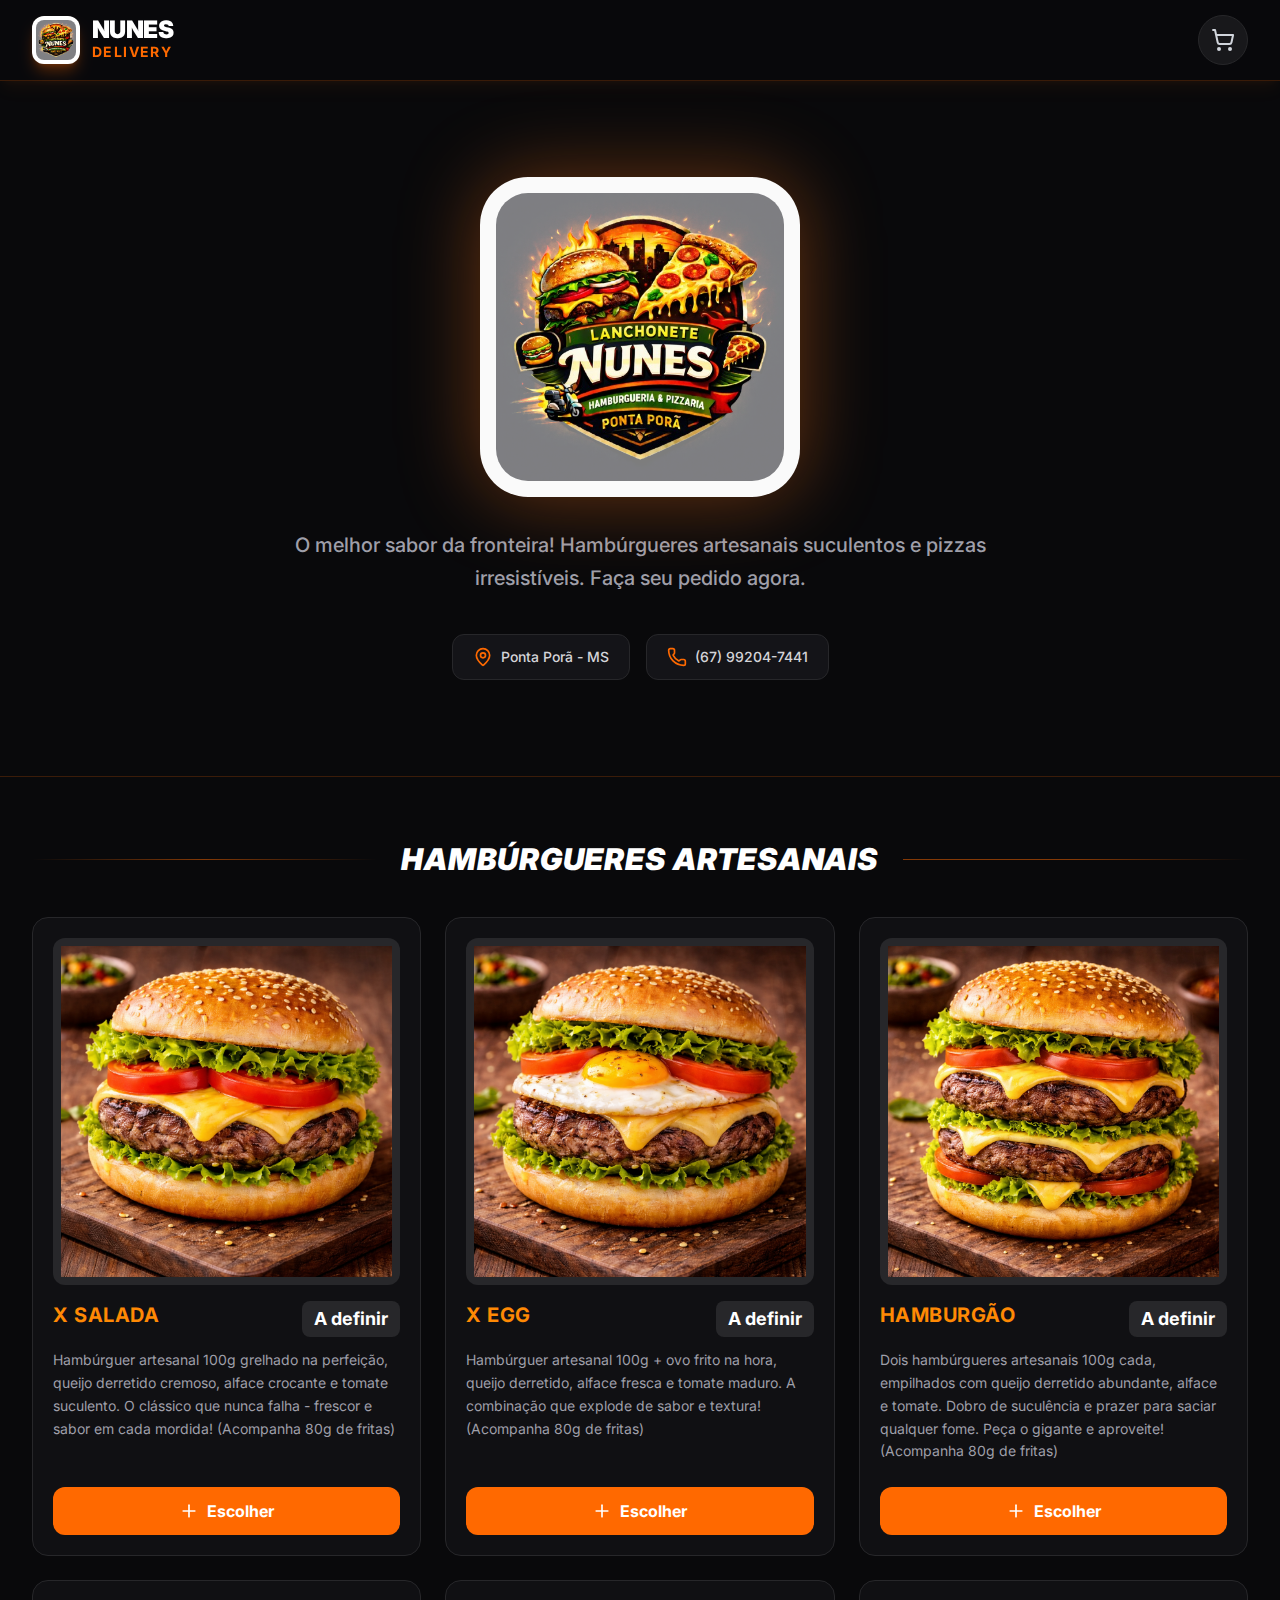
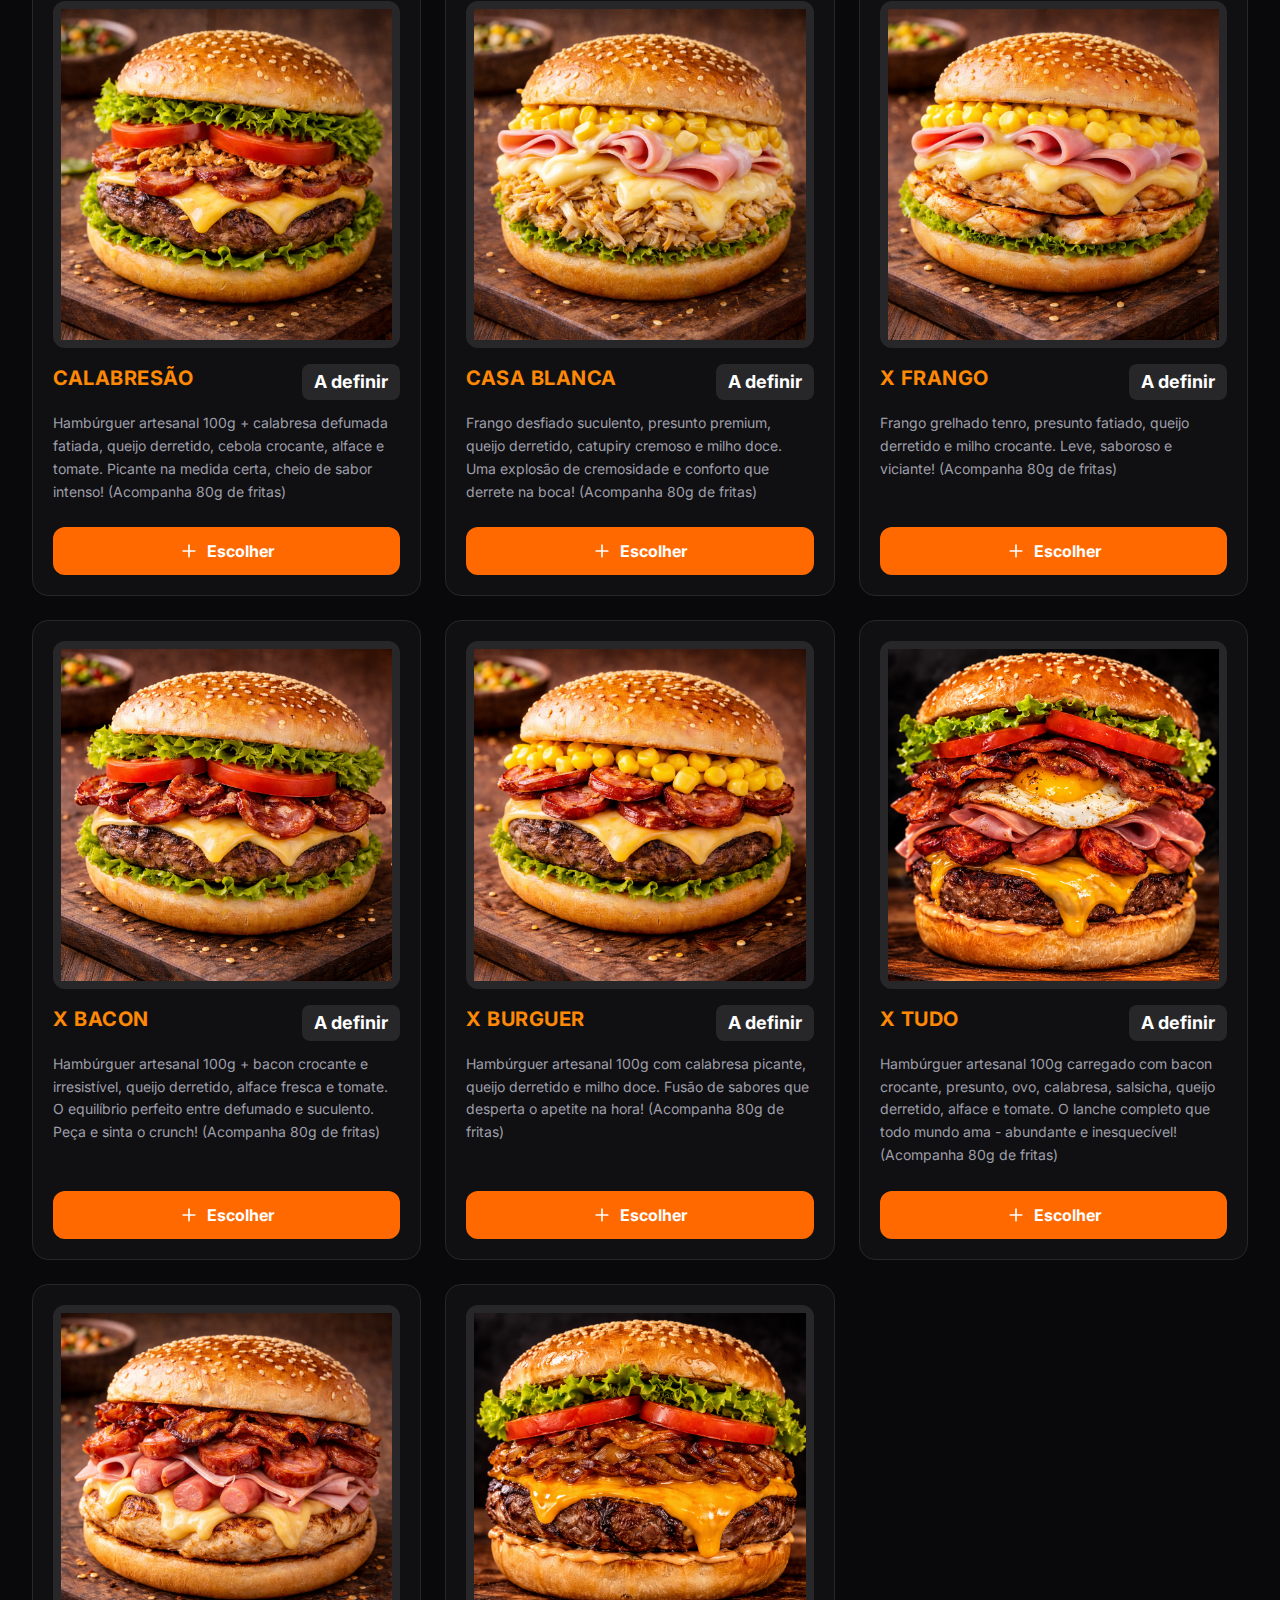
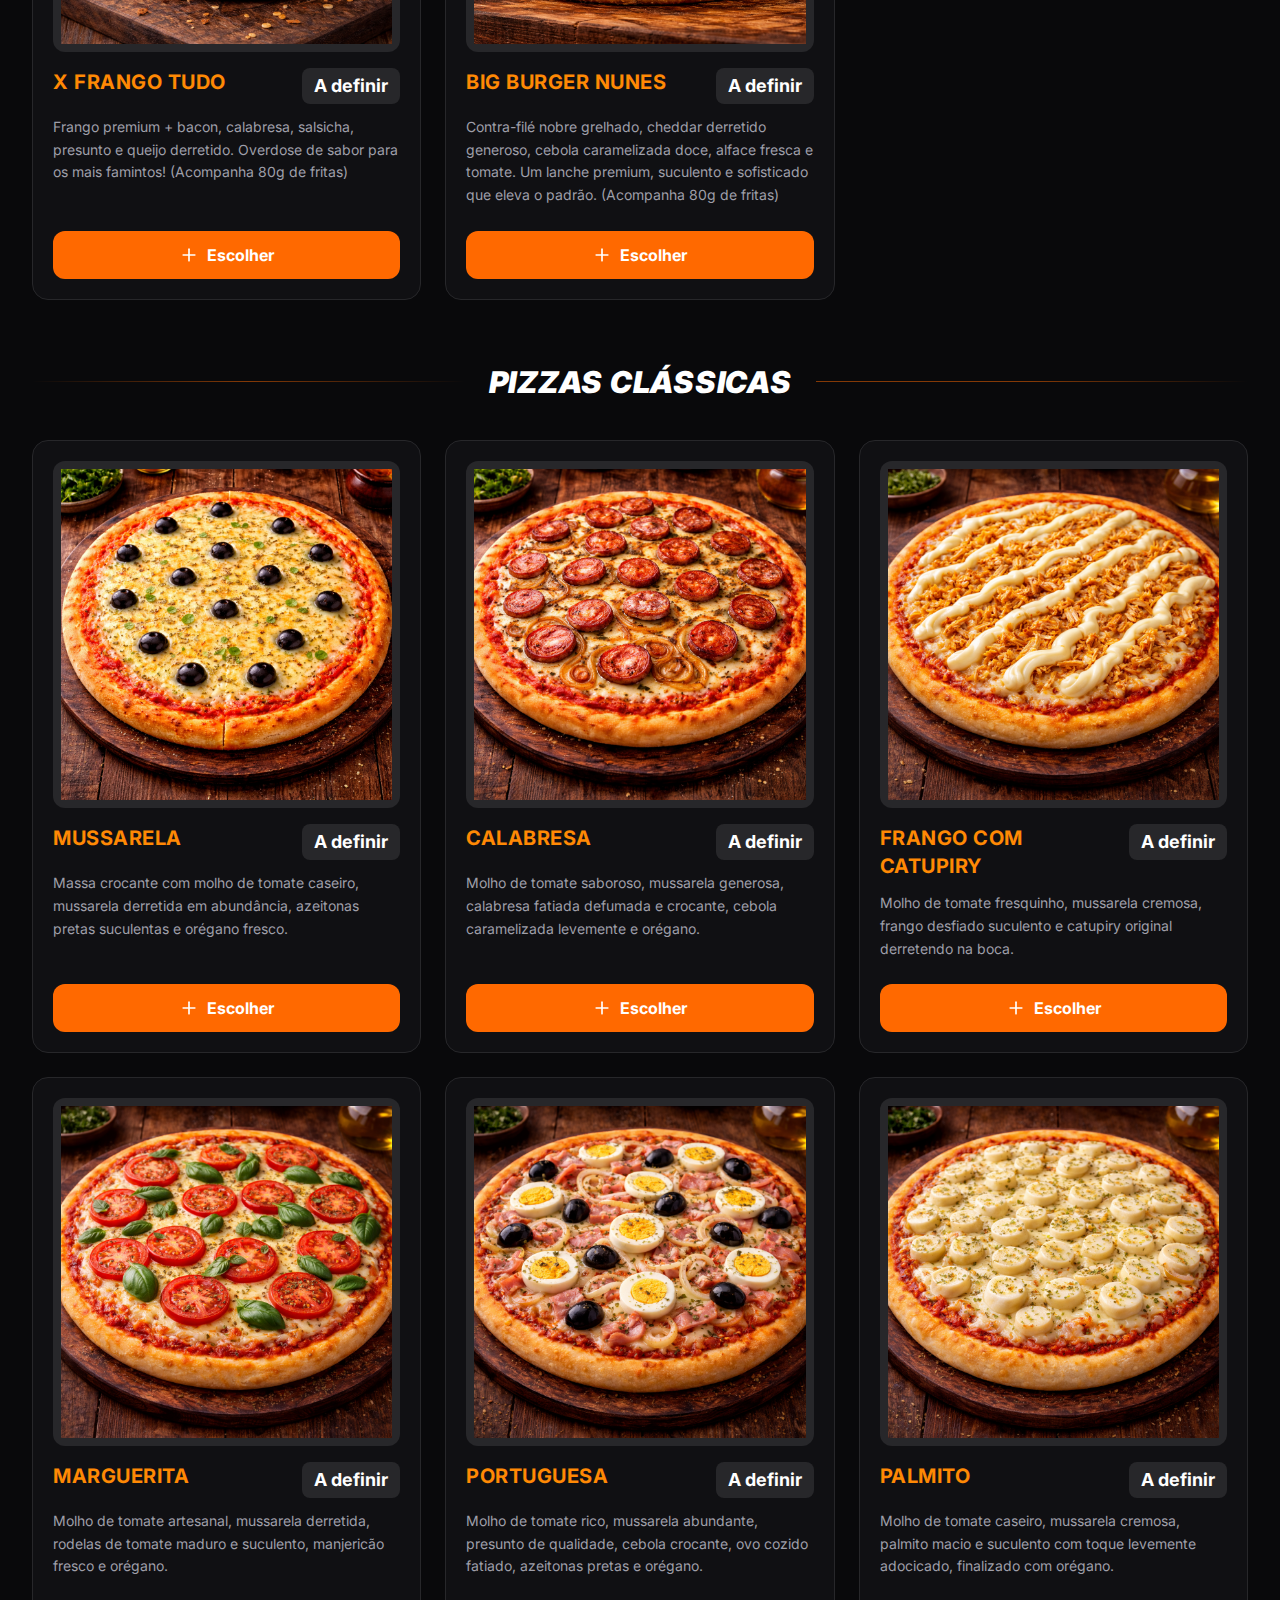
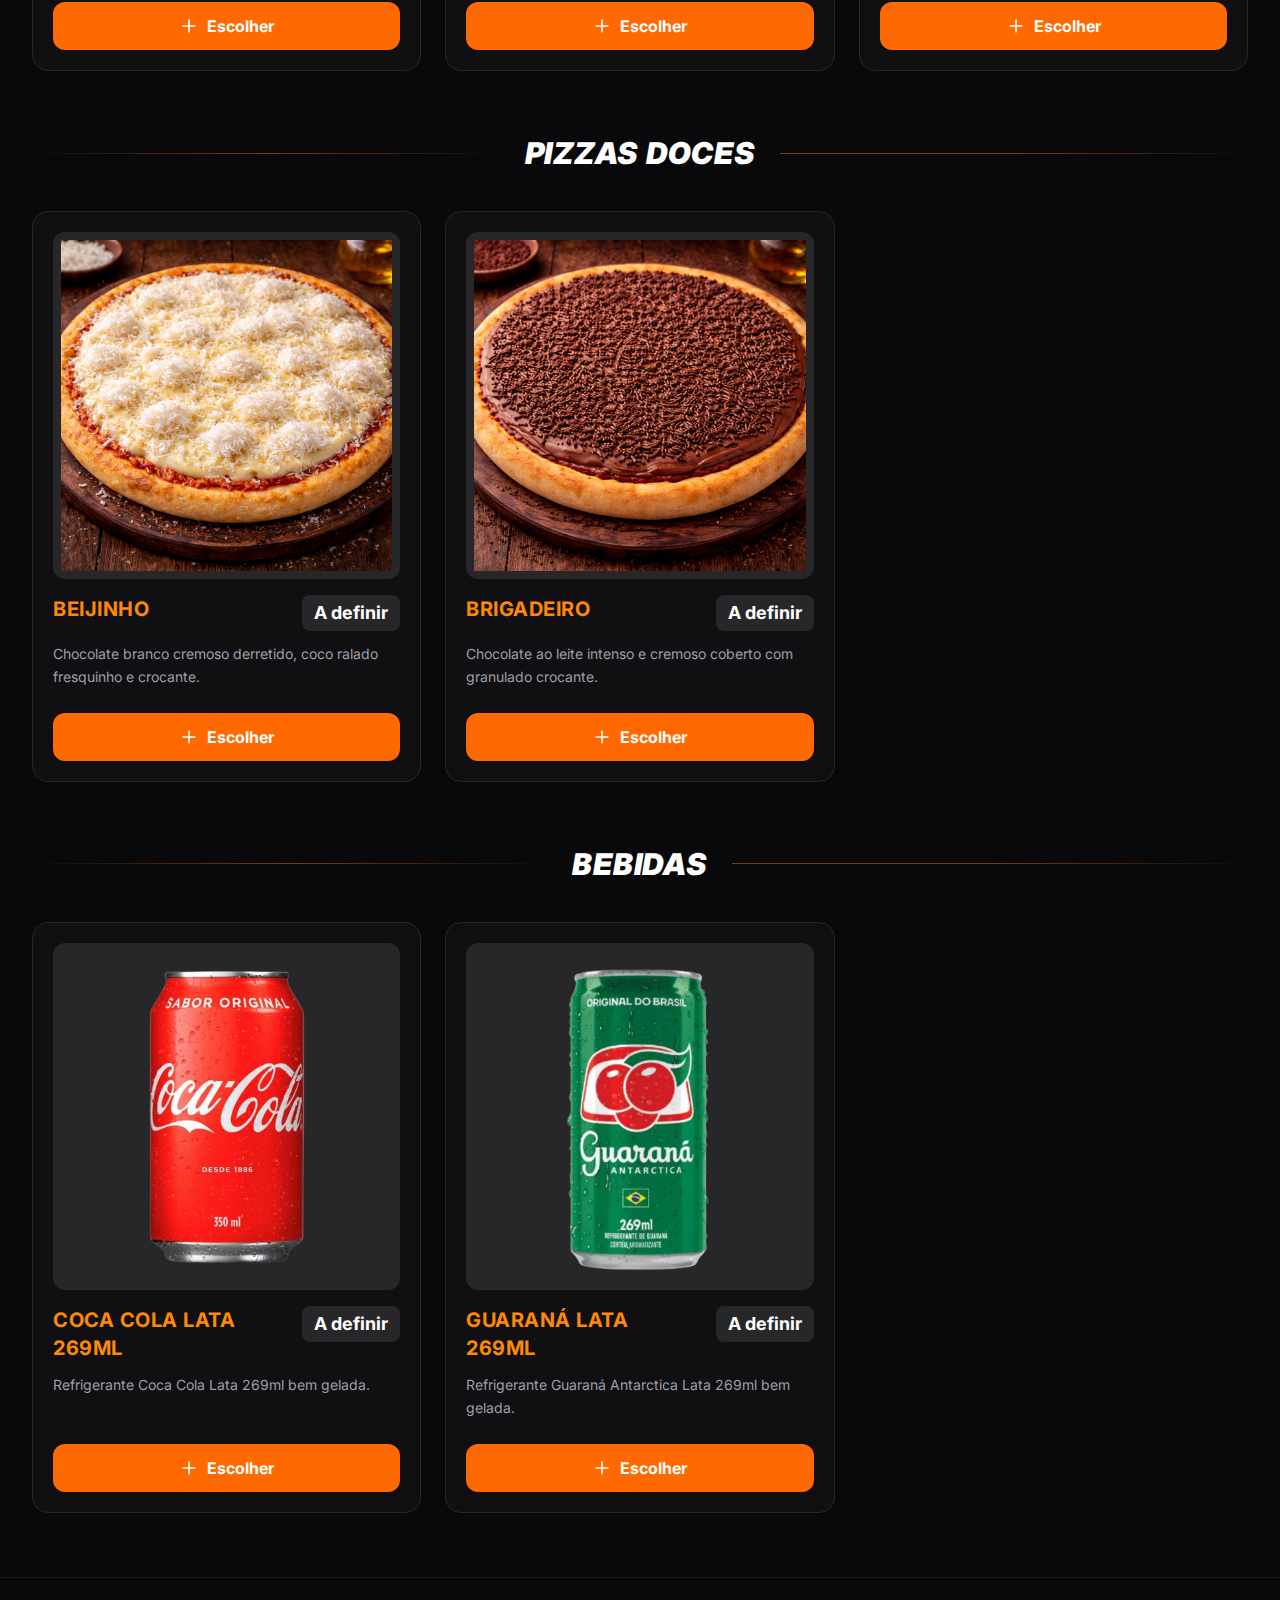
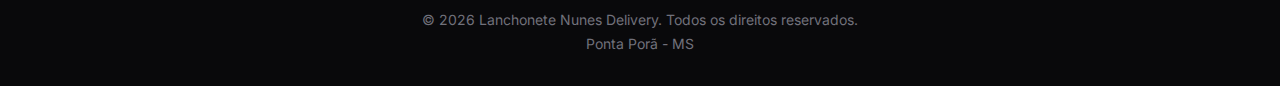
<file: empresas/nunesdelivery/index.html>
<!doctype html>
<html lang="en">
  <head>
    <meta charset="UTF-8" />
    <meta name="viewport" content="width=device-width, initial-scale=1.0" />
    <title>My Google AI Studio App</title>
    <script type="module" crossorigin src="/empresas/nunesdelivery/assets/index-Dvm3yuSC.js"></script>
    <link rel="stylesheet" crossorigin href="/empresas/nunesdelivery/assets/index-B-awXRt7.css">
  </head>
  <body>
    <div id="root"></div>
  </body>
</html>
</file>
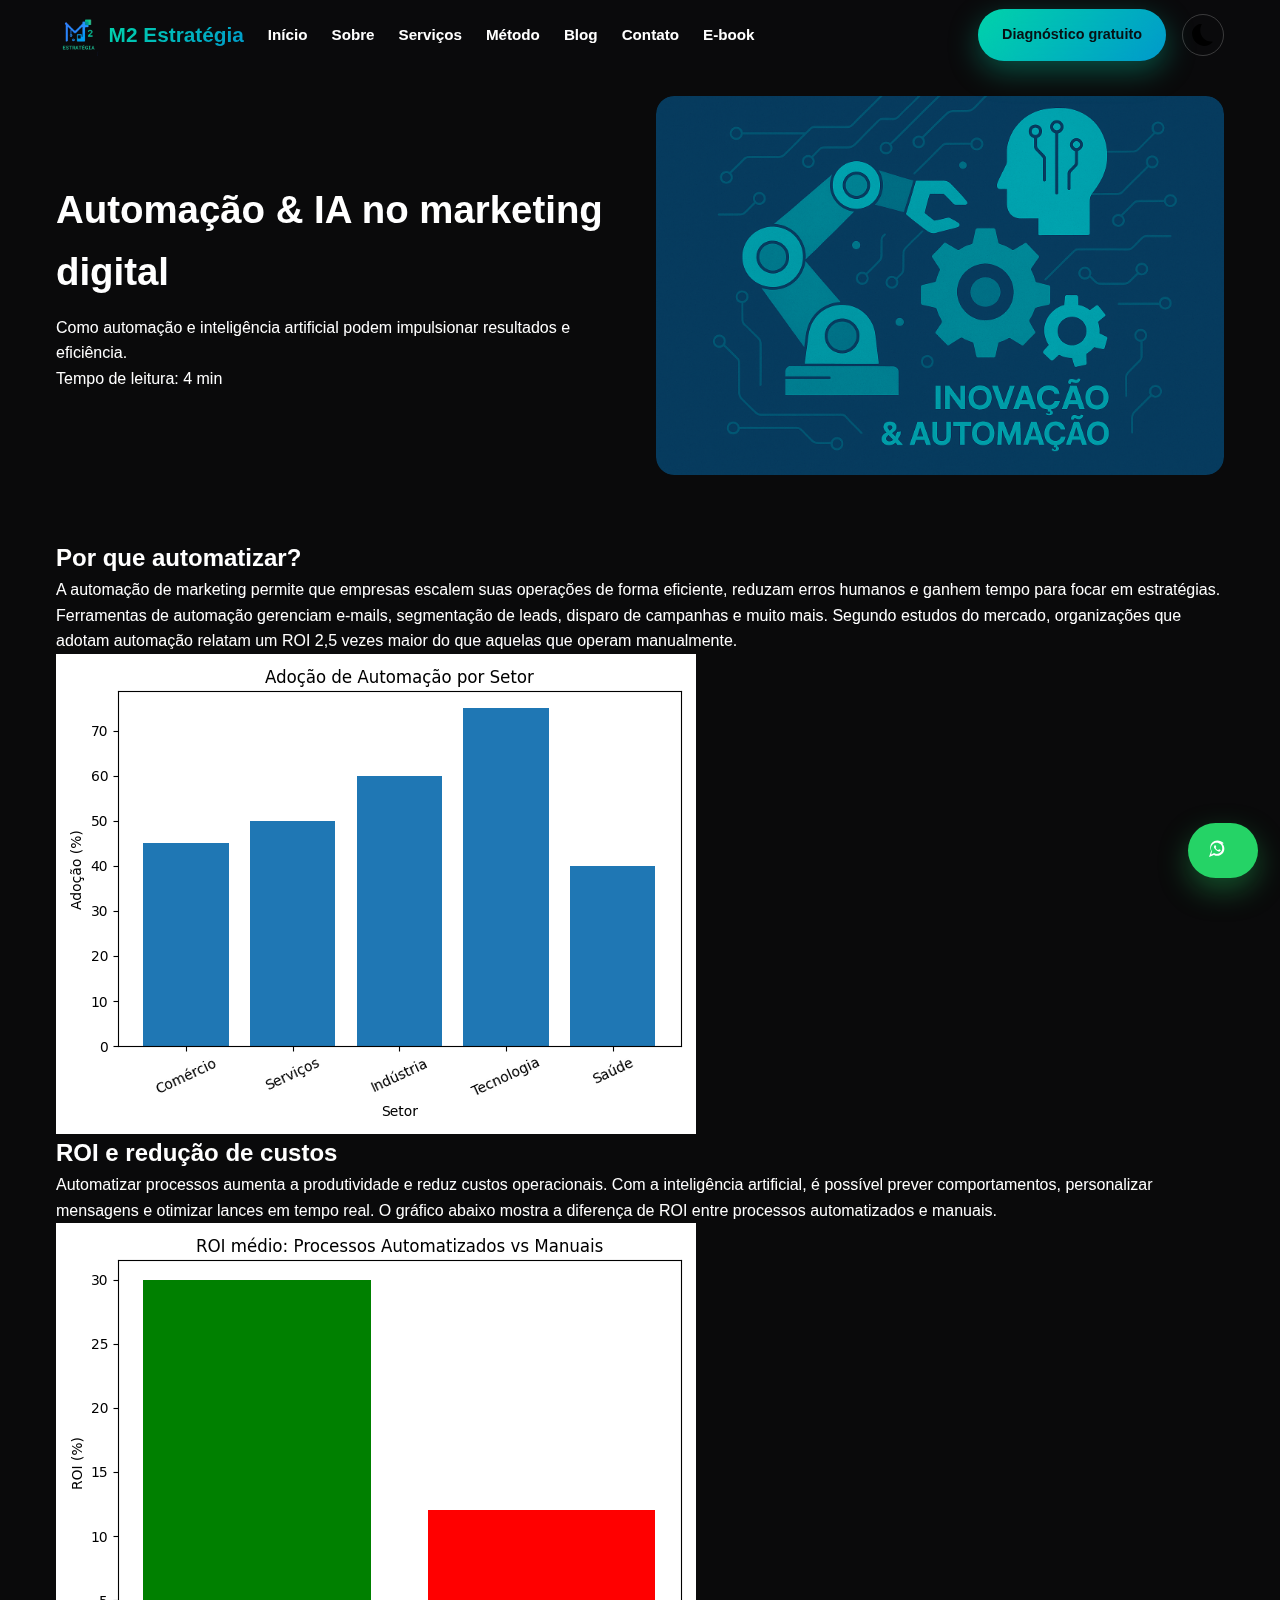
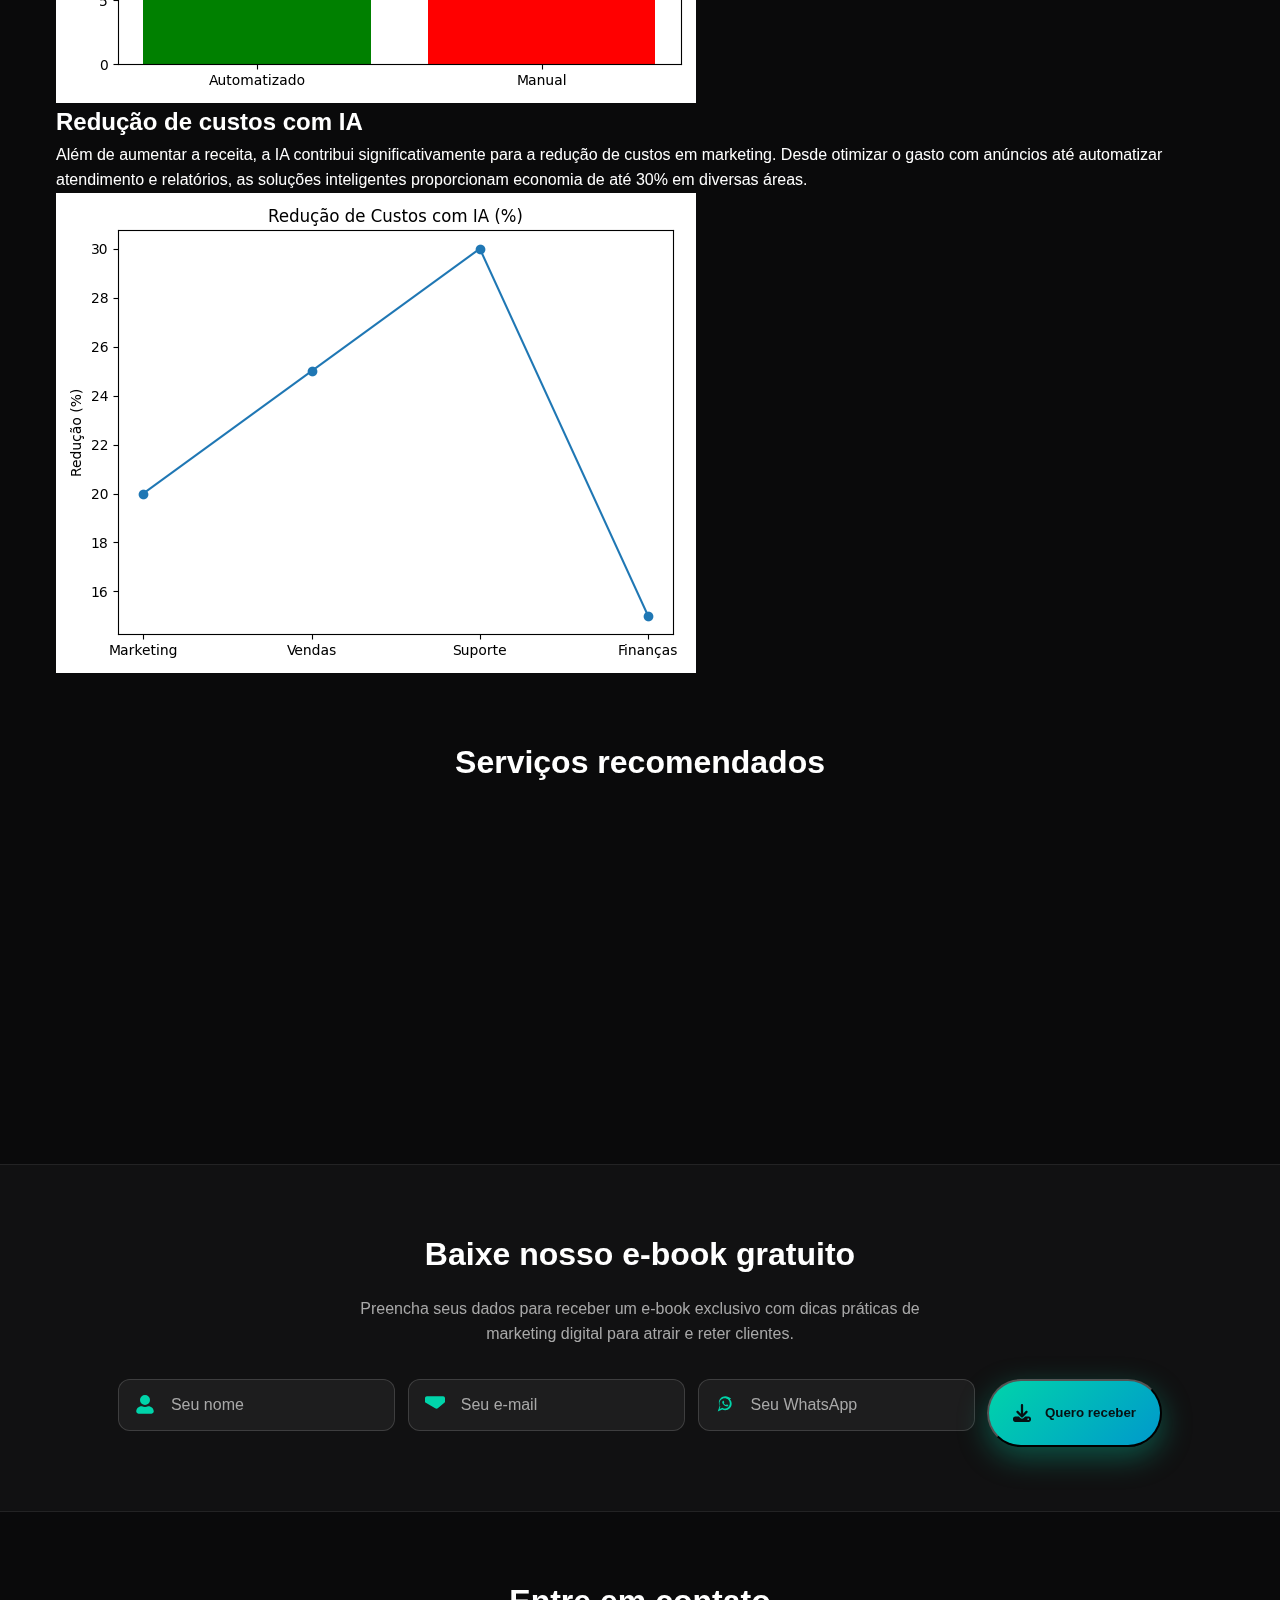
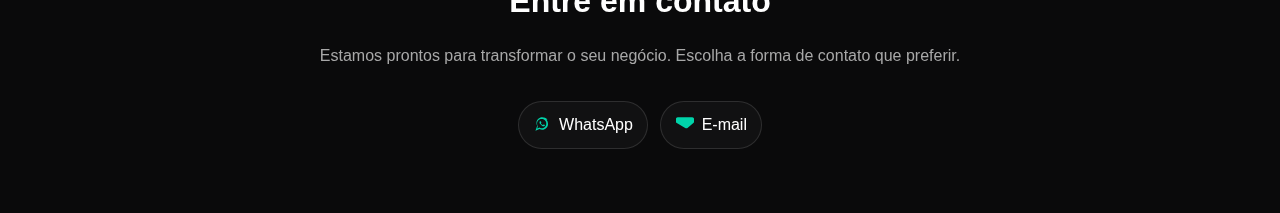
<file: blog/automacao-ia.html>
<!DOCTYPE html>
<html lang="pt-BR">
<head>
  <meta charset="UTF-8">
  <meta name="viewport" content="width=device-width, initial-scale=1.0">
  <title>Automação & IA no marketing digital - M2 Estratégia Digital</title>
  <meta name="description" content="Como processos automatizados e inteligência artificial podem impulsionar resultados e eficiência em marketing digital." />
  <link rel="stylesheet" href="../assets/css/style.css">
  <link rel="stylesheet" href="https://cdn.jsdelivr.net/npm/aos@next/dist/aos.css">
</head>
<body>
  <!-- Cabeçalho e navegação -->
  <header>
    <div class="container">
      <nav>
        <a href="../index.html#home" class="logo">
          <img src="../assets/img/logo.png" alt="Logotipo M2 Estratégia">
          <span>M2 Estratégia</span>
        </a>
        <ul class="nav-menu">
          <li><a href="../index.html#home">Início</a></li>
          <li><a href="../index.html#sobre">Sobre</a></li>
          <li><a href="../index.html#services">Serviços</a></li>
          <li><a href="../index.html#method">Método</a></li>
          <li><a href="../index.html#blog">Blog</a></li>
          <li><a href="../index.html#contact">Contato</a></li>
          <li><a href="../index.html#newsletter">E‑book</a></li>
        </ul>
        <a href="#" class="btn btn-primary pulse open-quiz nav-cta">Diagnóstico gratuito</a>
        <div class="nav-tools">
          <button class="theme-toggle" aria-label="Alternar tema">
            <svg class="icon-sun" xmlns="http://www.w3.org/2000/svg" viewBox="0 0 512 512" fill="currentColor"><path d="M256 176a80 80 0 1 0 0 160 80 80 0 1 0 0-160zm0-176c17.7 0 32 14.3 32 32V64c0 17.7-14.3 32-32 32s-32-14.3-32-32V32c0-17.7 14.3-32 32-32zm0 448c17.7 0 32 14.3 32 32v32c0 17.7-14.3 32-32 32s-32-14.3-32-32V480c0-17.7 14.3-32 32-32zm256-224c0 17.7-14.3 32-32 32H448c-17.7 0-32-14.3-32-32s14.3-32 32-32h32c17.7 0 32 14.3 32 32zm-448 0c0 17.7-14.3 32-32 32H32c-17.7 0-32-14.3-32-32s14.3-32 32-32h32c17.7 0 32 14.3 32 32zm330.1 150.1c12.5 12.5 12.5 32.8 0 45.3s-32.8 12.5-45.3 0l-22.6-22.6c-12.5-12.5-12.5-32.8 0-45.3s32.8-12.5 45.3 0l22.6 22.6zm-272.2 0c12.5-12.5 32.8-12.5 45.3 0s12.5 32.8 0 45.3l-22.6 22.6c-12.5 12.5-32.8 12.5-45.3 0s-12.5-32.8 0-45.3l22.6-22.6zm272.2-272.2l-22.6 22.6c-12.5 12.5-32.8 12.5-45.3 0s-12.5-32.8 0-45.3l22.6-22.6c12.5-12.5 32.8-12.5 45.3 0s12.5 32.8 0 45.3zm-272.2 0c-12.5-12.5-12.5-32.8 0-45.3s32.8-12.5 45.3 0l22.6 22.6c12.5 12.5 12.5 32.8 0 45.3s-32.8 12.5-45.3 0L111.9 53.9z"/></svg>
            <svg class="icon-moon" xmlns="http://www.w3.org/2000/svg" viewBox="0 0 512 512" fill="currentColor"><path d="M279.135 512c78.52 0 150.056-34.316 199.287-88.754c6.958-7.41-.623-18.725-9.96-17.247C310.19 418.87 192 292.664 192 144.001c0-52.359 13.72-101.443 37.844-144.001c4.411-7.82-2.326-17.27-11.05-15.128C86.017 15.838 0 111.753 0 223.999C0 370.696 126.304 512 279.135 512z"/></svg>
          </button>
          <button class="mobile-toggle" aria-label="Abrir menu">
            <span></span>
            <span></span>
            <span></span>
          </button>
        </div>
      </nav>
    </div>
  </header>
  <!-- Hero da matéria -->
  <section class="article-hero">
    <div class="container article-hero-grid">
      <div class="article-hero-text">
        <h1>Automação &amp; IA no marketing digital</h1>
        <p>Como automação e inteligência artificial podem impulsionar resultados e eficiência.</p>
        <span class="reading-time">Tempo de leitura: 4 min</span>
      </div>
      <div class="article-image">
        <picture>
          <img src="../assets/img/automation-illustration.png" alt="Ilustração de automação e IA" loading="lazy">
        </picture>
      </div>
    </div>
  </section>

  <!-- Conteúdo da matéria -->
  <main class="container article-content">
    <h2>Por que automatizar?</h2>
    <p>A automação de marketing permite que empresas escalem suas operações de forma eficiente, reduzam erros humanos e ganhem tempo para focar em estratégias. Ferramentas de automação gerenciam e-mails, segmentação de leads, disparo de campanhas e muito mais. Segundo estudos do mercado, organizações que adotam automação relatam um ROI 2,5 vezes maior do que aquelas que operam manualmente.</p>
    <img src="../assets/img/automation_chart1.png" alt="Adoção de automação por setor" class="article-chart" loading="lazy">

    <h2>ROI e redução de custos</h2>
    <p>Automatizar processos aumenta a produtividade e reduz custos operacionais. Com a inteligência artificial, é possível prever comportamentos, personalizar mensagens e otimizar lances em tempo real. O gráfico abaixo mostra a diferença de ROI entre processos automatizados e manuais.</p>
    <img src="../assets/img/automation_chart2.png" alt="ROI médio: processos automatizados vs manuais" class="article-chart" loading="lazy">

    <h2>Redução de custos com IA</h2>
    <p>Além de aumentar a receita, a IA contribui significativamente para a redução de custos em marketing. Desde otimizar o gasto com anúncios até automatizar atendimento e relatórios, as soluções inteligentes proporcionam economia de até 30% em diversas áreas.</p>
    <img src="../assets/img/automation_chart3.png" alt="Redução de custos com IA" class="article-chart" loading="lazy">
  </main>

  <!-- Serviços recomendados -->
  <section class="recommended-services">
    <div class="container">
      <h2>Serviços recomendados</h2>
      <div class="recommended-grid">
        <!-- Serviço recomendado 1: Automação & IA -->
        <div class="bento-item" data-aos="fade-up">
          <div class="bento-icon">
            <!-- Robot icon -->
            <svg xmlns="http://www.w3.org/2000/svg" viewBox="0 0 640 512" fill="currentColor"><path d="M200 0C213.3 0 224 10.74 224 24V68.26C278.3 76.67 320 122.3 320 180V264.1C343.9 277.4 360 302.5 360 332V368C360 386.1 346.1 400 328 400H312V464C312 490.5 290.5 512 264 512H168C141.5 512 120 490.5 120 464V400H104C85.91 400 72 386.1 72 368V332C72 302.5 88.06 277.4 112 264.1V180C112 122.3 153.7 76.67 208 68.26V24C208 10.74 218.7 0 232 0H200zM320 48C335.7 48 349.1 61.31 349.1 76.95C349.1 92.59 335.7 105.9 320 105.9C304.3 105.9 290.9 92.59 290.9 76.95C290.9 61.31 304.3 48 320 48z"/></svg>
          </div>
          <h3 class="bento-title">Automação &amp; IA</h3>
          <p class="bento-text">Automatize processos de marketing e atendimento para ganhar eficiência e reduzir custos.</p>
          <a href="../index.html#services" class="btn btn-outline btn-card">Conhecer serviço</a>
        </div>
        <!-- Serviço recomendado 2: BI & Otimização -->
        <div class="bento-item" data-aos="fade-up">
          <div class="bento-icon">
            <!-- Chart/bar icon -->
            <svg xmlns="http://www.w3.org/2000/svg" viewBox="0 0 448 512" fill="currentColor"><path d="M32 448c0 8.84 7.16 16 16 16h352c8.84 0 16-7.16 16-16V64c0-8.84-7.16-16-16-16H352C343.2 48 336 55.16 336 64V336H256V160c0-8.84-7.16-16-16-16H176C167.2 144 160 151.2 160 160V336H80V224C80 215.2 72.84 208 64 208H48C39.16 208 32 215.2 32 224V448z"/></svg>
          </div>
          <h3 class="bento-title">BI &amp; Otimização</h3>
          <p class="bento-text">Transforme dados em ações estratégicas para melhorar continuamente seus resultados.</p>
          <a href="../index.html#services" class="btn btn-outline btn-card">Conhecer serviço</a>
        </div>
      </div>
    </div>
  </section>

  <!-- Seção de newsletter / captura de leads -->
  <section class="newsletter-section" id="newsletter">
    <div class="container">
      <h2>Baixe nosso e‑book gratuito</h2>
      <p>Preencha seus dados para receber um e‑book exclusivo com dicas práticas de marketing digital para atrair e reter clientes.</p>
      <form id="newsletter-form" class="newsletter-form" action="#" method="post">
        <div class="input-group">
          <span class="input-icon">
            <svg xmlns="http://www.w3.org/2000/svg" viewBox="0 0 448 512" fill="currentColor"><path d="M224 256A128 128 0 1 0 224 0a128 128 0 1 0 0 256zm89.6 32h-11.6c-22.7 10.9-47.9 16-78 16s-55.3-5.1-78-16h-11.6C60.8 288 0 348.8 0 421.3c0 34.7 45.8 58.7 91.2 58.7H356.8c45.4 0 91.2-24 91.2-58.7C448 348.8 387.2 288 313.6 288z"/></svg>
          </span>
          <input type="text" name="name" placeholder="Seu nome" required>
        </div>
        <div class="input-group">
          <span class="input-icon">
            <svg xmlns="http://www.w3.org/2000/svg" viewBox="0 0 512 512" fill="currentColor"><path d="M502.3 190.8L327.4 338c-19.3 15.7-46.5 15.7-65.8 0L9.7 190.8C3.9 185.8 0 178.6 0 171.1V80c0-26.5 21.5-48 48-48h416c26.5 0 48 21.5 48 48v91.1c0 7.5-3.9 14.7-9.7 20zM480 128L256 312 32 128V80h448v48z"/></svg>
          </span>
          <input type="email" name="email" placeholder="Seu e‑mail" required>
        </div>
        <div class="input-group">
          <span class="input-icon">
            <svg xmlns="http://www.w3.org/2000/svg" viewBox="0 0 448 512" fill="currentColor"><path d="M380.9 97.1C339.2 55.5 286.5 32 230.7 32c-90.5 0-164 73.5-164 164 0 28.9 7.5 56.9 21.7 81.6L38 420l114-50.4c23.9 13.1 50.7 20 78.2 20h.4c90.6 0 164.3-73.5 164.3-164.1c0-43.8-17.1-85-47.5-115.4zM230.7 349.6c-24.2 0-47.9-6.3-68.6-18.3l-4.9-2.9l-67.6 29.9l14.5-69.1l-2.6-4.3c-12.2-20.5-18.6-44.1-18.6-68.2c0-72.5 59-131.5 131.5-131.5c35.2 0 68.3 13.7 93.2 38.6s38.6 58 38.6 93.2c0 72.5-59 131.5-131.5 131.5zm70.3-97.4c-3.8-1.9-22.4-11-25.8-12.2c-3.5-1.3-6-1.9-8.6 1.9s-9.9 12.2-12.2 14.7s-4.5 2.8-8.3 0.9c-22.7-11.4-37.5-20.5-52.5-46.4c-4-6.9 4-6.5 11.4-21.5c1.3-2.8 .6-5.2-.3-7.1c-.9-1.9-8.6-21-11.8-28.9c-3.1-7.5-6.3-6.5-8.6-6.6c-2.2-.1-4.7-.1-7.3-.1c-2.6 0-6.8 .9-10.3 4.7s-13.5 13.2-13.5 32.2c0 19 13.8 37.4 15.7 40c1.9 2.5 27 41.3 65.4 58c9.1 3.9 16.2 6.2 21.7 8c9.1 2.9 17.4 2.5 24 1.5 7.3-1.1 22.4-9.2 25.6-18.1c3.2-8.9 3.2-16.5 2.3-18.1c-.9-1.6-3.5-2.5-7.3-4.4z"/></svg>
          </span>
          <input type="tel" name="whatsapp" placeholder="Seu WhatsApp" pattern="[0-9]{10,13}" required>
        </div>
        <button type="submit" class="btn btn-primary">
          <!-- Download icon -->
          <svg xmlns="http://www.w3.org/2000/svg" viewBox="0 0 512 512" fill="currentColor"><path d="M288 32c0-17.7-14.3-32-32-32s-32 14.3-32 32l0 242.7-73.4-73.4c-12.5-12.5-32.8-12.5-45.3 0s-12.5 32.8 0 45.3l128 128c12.5 12.5 32.8 12.5 45.3 0l128-128c12.5-12.5 12.5-32.8 0-45.3s-32.8-12.5-45.3 0L288 274.7 288 32zM64 352c-35.3 0-64 28.7-64 64l0 32c0 35.3 28.7 64 64 64l384 0c35.3 0 64-28.7 64-64l0-32c0-35.3-28.7-64-64-64l-101.5 0-45.3 45.3c-25 25-65.5 25-90.5 0L165.5 352 64 352zm368 56a24 24 0 1 1 0 48 24 24 0 1 1 0-48z"/></svg>
          <span>Quero receber</span>
        </button>
      </form>
    </div>
  </section>

  <!-- Seção de contato -->
  <section class="contact-section" id="contact">
    <div class="container">
      <h2>Entre em contato</h2>
      <p>Estamos prontos para transformar o seu negócio. Escolha a forma de contato que preferir.</p>
      <div class="socials">
        <a class="chip" href="https://wa.me/5527988643815?text=Ol%C3%A1!%20Vim%20pelo%20site." target="_blank" rel="noopener">
          <svg xmlns="http://www.w3.org/2000/svg" viewBox="0 0 448 512" fill="currentColor"><path d="M380.9 97.1C339.2 55.5 286.5 32 230.7 32c-90.5 0-164 73.5-164 164 0 28.9 7.5 56.9 21.7 81.6L38 420l114-50.4c23.9 13.1 50.7 20 78.2 20h.4c90.6 0 164.3-73.5 164.3-164.1c0-43.8-17.1-85-47.5-115.4zM230.7 349.6c-24.2 0-47.9-6.3-68.6-18.3l-4.9-2.9l-67.6 29.9l14.5-69.1l-2.6-4.3c-12.2-20.5-18.6-44.1-18.6-68.2c0-72.5 59-131.5 131.5-131.5c35.2 0 68.3 13.7 93.2 38.6s38.6 58 38.6 93.2c0 72.5-59 131.5-131.5 131.5zm70.3-97.4c-3.8-1.9-22.4-11-25.8-12.2c-3.5-1.3-6-1.9-8.6 1.9s-9.9 12.2-12.2 14.7s-4.5 2.8-8.3 0.9c-22.7-11.4-37.5-20.5-52.5-46.4c-4-6.9 4-6.5 11.4-21.5c1.3-2.8 .6-5.2-.3-7.1c-.9-1.9-8.6-21-11.8-28.9c-3.1-7.5-6.3-6.5-8.6-6.6c-2.2-.1-4.7-.1-7.3-.1c-2.6 0-6.8 .9-10.3 4.7s-13.5 13.2-13.5 32.2c0 19 13.8 37.4 15.7 40c1.9 2.5 27 41.3 65.4 58c9.1 3.9 16.2 6.2 21.7 8c9.1 2.9 17.4 2.5 24 1.5 7.3-1.1 22.4-9.2 25.6-18.1c3.2-8.9 3.2-16.5 2.3-18.1c-.9-1.6-3.5-2.5-7.3-4.4z"/></svg>
          WhatsApp
        </a>
        <a class="chip" href="mailto:contato@m2estrategiadigital.com.br">
          <svg xmlns="http://www.w3.org/2000/svg" viewBox="0 0 512 512" fill="currentColor"><path d="M502.3 190.8L327.4 338c-19.3 15.7-46.5 15.7-65.8 0L9.7 190.8C3.9 185.8 0 178.6 0 171.1V80c0-26.5 21.5-48 48-48h416c26.5 0 48 21.5 48 48v91.1c0 7.5-3.9 14.7-9.7 20zM480 128L256 312 32 128V80h448v48z"/></svg>
          E‑mail
        </a>
      </div>
    </div>
  </section>

  <!-- ROI overlay (reutilizado) -->
  <div class="roi-overlay" id="roi-overlay">
    <div class="roi-container">
      <button class="roi-close" aria-label="Fechar">&times;</button>
      <!-- Step 1 -->
      <div class="roi-step active" data-step="1">
        <h3>Calcule o ROI do seu marketing</h3>
        <p>Informe a quantidade de leads e o investimento total em anúncios.</p>
        <div class="roi-fields">
          <input type="number" id="roi-leads" placeholder="Leads gerados" min="0" required>
          <input type="number" id="roi-invest" placeholder="Investimento total (R$)" min="0" required>
        </div>
        <div class="roi-nav">
          <button type="button" class="roi-next">Próximo</button>
        </div>
      </div>
      <!-- Step 2 -->
      <div class="roi-step" data-step="2">
        <h3>Taxa de conversão e ticket médio</h3>
        <p>Forneça sua taxa de conversão e valor médio por venda.</p>
        <div class="roi-fields">
          <input type="number" id="roi-conversion" placeholder="Taxa de conversão (%)" min="0" max="100" required>
          <input type="number" id="roi-ticket" placeholder="Ticket médio (R$)" min="0" required>
        </div>
        <div class="roi-nav">
          <button type="button" class="roi-prev">Voltar</button>
          <button type="button" class="roi-next">Calcular</button>
        </div>
      </div>
      <!-- Step 3: resultado -->
      <div class="roi-step" data-step="3">
        <h3>Seu resultado</h3>
        <p class="roi-result"></p>
        <div class="roi-nav">
          <button type="button" class="roi-prev">Voltar</button>
          <button type="button" class="roi-next">Continuar</button>
        </div>
      </div>
      <!-- Step 4: contato -->
      <div class="roi-step" data-step="4">
        <h3>Receba um relatório personalizado</h3>
        <form class="roi-form">
          <!-- Nome com ícone -->
          <div class="input-group">
            <span class="input-icon">
              <svg xmlns="http://www.w3.org/2000/svg" viewBox="0 0 448 512" fill="currentColor"><path d="M224 256A128 128 0 1 0 224 0a128 128 0 1 0 0 256zm89.6 32h-11.6c-22.7 10.9-47.9 16-78 16s-55.3-5.1-78-16h-11.6C60.8 288 0 348.8 0 421.3c0 34.7 45.8 58.7 91.2 58.7H356.8c45.4 0 91.2-24 91.2-58.7C448 348.8 387.2 288 313.6 288z"/></svg>
            </span>
            <input type="text" id="roi-name" placeholder="Seu nome" required>
          </div>
          <!-- Email com ícone -->
          <div class="input-group">
            <span class="input-icon">
              <svg xmlns="http://www.w3.org/2000/svg" viewBox="0 0 512 512" fill="currentColor"><path d="M502.3 190.8L327.4 338c-19.3 15.7-46.5 15.7-65.8 0L9.7 190.8C3.9 185.8 0 178.6 0 171.1V80c0-26.5 21.5-48 48-48h416c26.5 0 48 21.5 48 48v91.1c0 7.5-3.9 14.7-9.7 20zM480 128L256 312 32 128V80h448v48z"/></svg>
            </span>
            <input type="email" id="roi-email" placeholder="Seu e‑mail" required>
          </div>
          <!-- WhatsApp com ícone -->
          <div class="input-group">
            <span class="input-icon">
              <svg xmlns="http://www.w3.org/2000/svg" viewBox="0 0 448 512" fill="currentColor"><path d="M380.9 97.1C339.2 55.5 286.5 32 230.7 32c-90.5 0-164 73.5-164 164 0 28.9 7.5 56.9 21.7 81.6L38 420l114-50.4c23.9 13.1 50.7 20 78.2 20h.4c90.6 0 164.3-73.5 164.3-164.1c0-43.8-17.1-85-47.5-115.4zM230.7 349.6c-24.2 0-47.9-6.3-68.6-18.3l-4.9-2.9l-67.6 29.9l14.5-69.1l-2.6-4.3c-12.2-20.5-18.6-44.1-18.6-68.2c0-72.5 59-131.5 131.5-131.5c35.2 0 68.3 13.7 93.2 38.6s38.6 58 38.6 93.2c0 72.5-59 131.5-131.5 131.5zm70.3-97.4c-3.8-1.9-22.4-11-25.8-12.2c-3.5-1.3-6-1.9-8.6 1.9s-9.9 12.2-12.2 14.7s-4.5 2.8-8.3 0.9c-22.7-11.4-37.5-20.5-52.5-46.4c-4-6.9 4-6.5 11.4-21.5c1.3-2.8 .6-5.2-.3-7.1c-.9-1.9-8.6-21-11.8-28.9c-3.1-7.5-6.3-6.5-8.6-6.6c-2.2-.1-4.7-.1-7.3-.1c-2.6 0-6.8 .9-10.3 4.7s-13.5 13.2-13.5 32.2c0 19 13.8 37.4 15.7 40c1.9 2.5 27 41.3 65.4 58c9.1 3.9 16.2 6.2 21.7 8c9.1 2.9 17.4 2.5 24 1.5 7.3-1.1 22.4-9.2 25.6-18.1c3.2-8.9 3.2-16.5 2.3-18.1c-.9-1.6-3.5-2.5-7.3-4.4z"/></svg>
            </span>
            <input type="tel" id="roi-whatsapp" placeholder="Seu WhatsApp" pattern="[0-9]{10,13}" required>
          </div>
          <button type="submit" class="roi-submit btn btn-primary">Enviar</button>
        </form>
        <div class="roi-thanks" style="display:none;">
          <p>Obrigado! Agora você pode baixar nosso e‑book exclusivo.</p>
        </div>
      </div>
    </div>
  </div>

  <!-- Overlay de casos de estudo (reutilizado) -->
  <div class="case-overlay" id="case-overlay">
    <div class="case-container">
      <button class="case-close" aria-label="Fechar">&times;</button>
      <!-- Conteúdo dos casos do index será carregado dinamicamente -->
    </div>
  </div>

  <!-- FAB: chat removido; whatsapp link no index -->
  <a class="fab" href="https://wa.me/5527988643815?text=Ol%C3%A1!%20Vim%20pelo%20site." target="_blank" rel="noopener" role="button">
    <span class="fab__icon">
      <svg xmlns="http://www.w3.org/2000/svg" width="22" height="22" viewBox="0 0 448 512" fill="currentColor"><path d="M380.9 97.1C339.2 55.5 286.5 32 230.7 32c-90.5 0-164 73.5-164 164 0 28.9 7.5 56.9 21.7 81.6L38 420l114-50.4c23.9 13.1 50.7 20 78.2 20h.4c90.6 0 164.3-73.5 164.3-164.1c0-43.8-17.1-85-47.5-115.4zM230.7 349.6c-24.2 0-47.9-6.3-68.6-18.3l-4.9-2.9l-67.6 29.9l14.5-69.1l-2.6-4.3c-12.2-20.5-18.6-44.1-18.6-68.2c0-72.5 59-131.5 131.5-131.5c35.2 0 68.3 13.7 93.2 38.6s38.6 58 38.6 93.2c0 72.5-59 131.5-131.5 131.5zm70.3-97.4c-3.8-1.9-22.4-11-25.8-12.2c-3.5-1.3-6-1.9-8.6 1.9s-9.9 12.2-12.2 14.7s-4.5 2.8-8.3 0.9c-22.7-11.4-37.5-20.5-52.5-46.4c-4-6.9 4-6.5 11.4-21.5c1.3-2.8 .6-5.2-.3-7.1c-.9-1.9-8.6-21-11.8-28.9c-3.1-7.5-6.3-6.5-8.6-6.6c-2.2-.1-4.7-.1-7.3-.1c-2.6 0-6.8 .9-10.3 4.7s-13.5 13.2-13.5 32.2c0 19 13.8 37.4 15.7 40c1.9 2.5 27 41.3 65.4 58c9.1 3.9 16.2 6.2 21.7 8c9.1 2.9 17.4 2.5 24 1.5 7.3-1.1 22.4-9.2 25.6-18.1c3.2-8.9 3.2-16.5 2.3-18.1c-.9-1.6-3.5-2.5-7.3-4.4z"/></svg>
    </span>
    <span class="fab__label">Fale conosco</span>
  </a>

  <script src="../assets/js/script.js"></script>
  <script src="https://cdn.jsdelivr.net/npm/aos@next/dist/aos.js"></script>
  <script>
    AOS.init({ once: true, duration: 700, easing: 'ease-out-cubic' });
  </script>
</body>
</html>
</file>
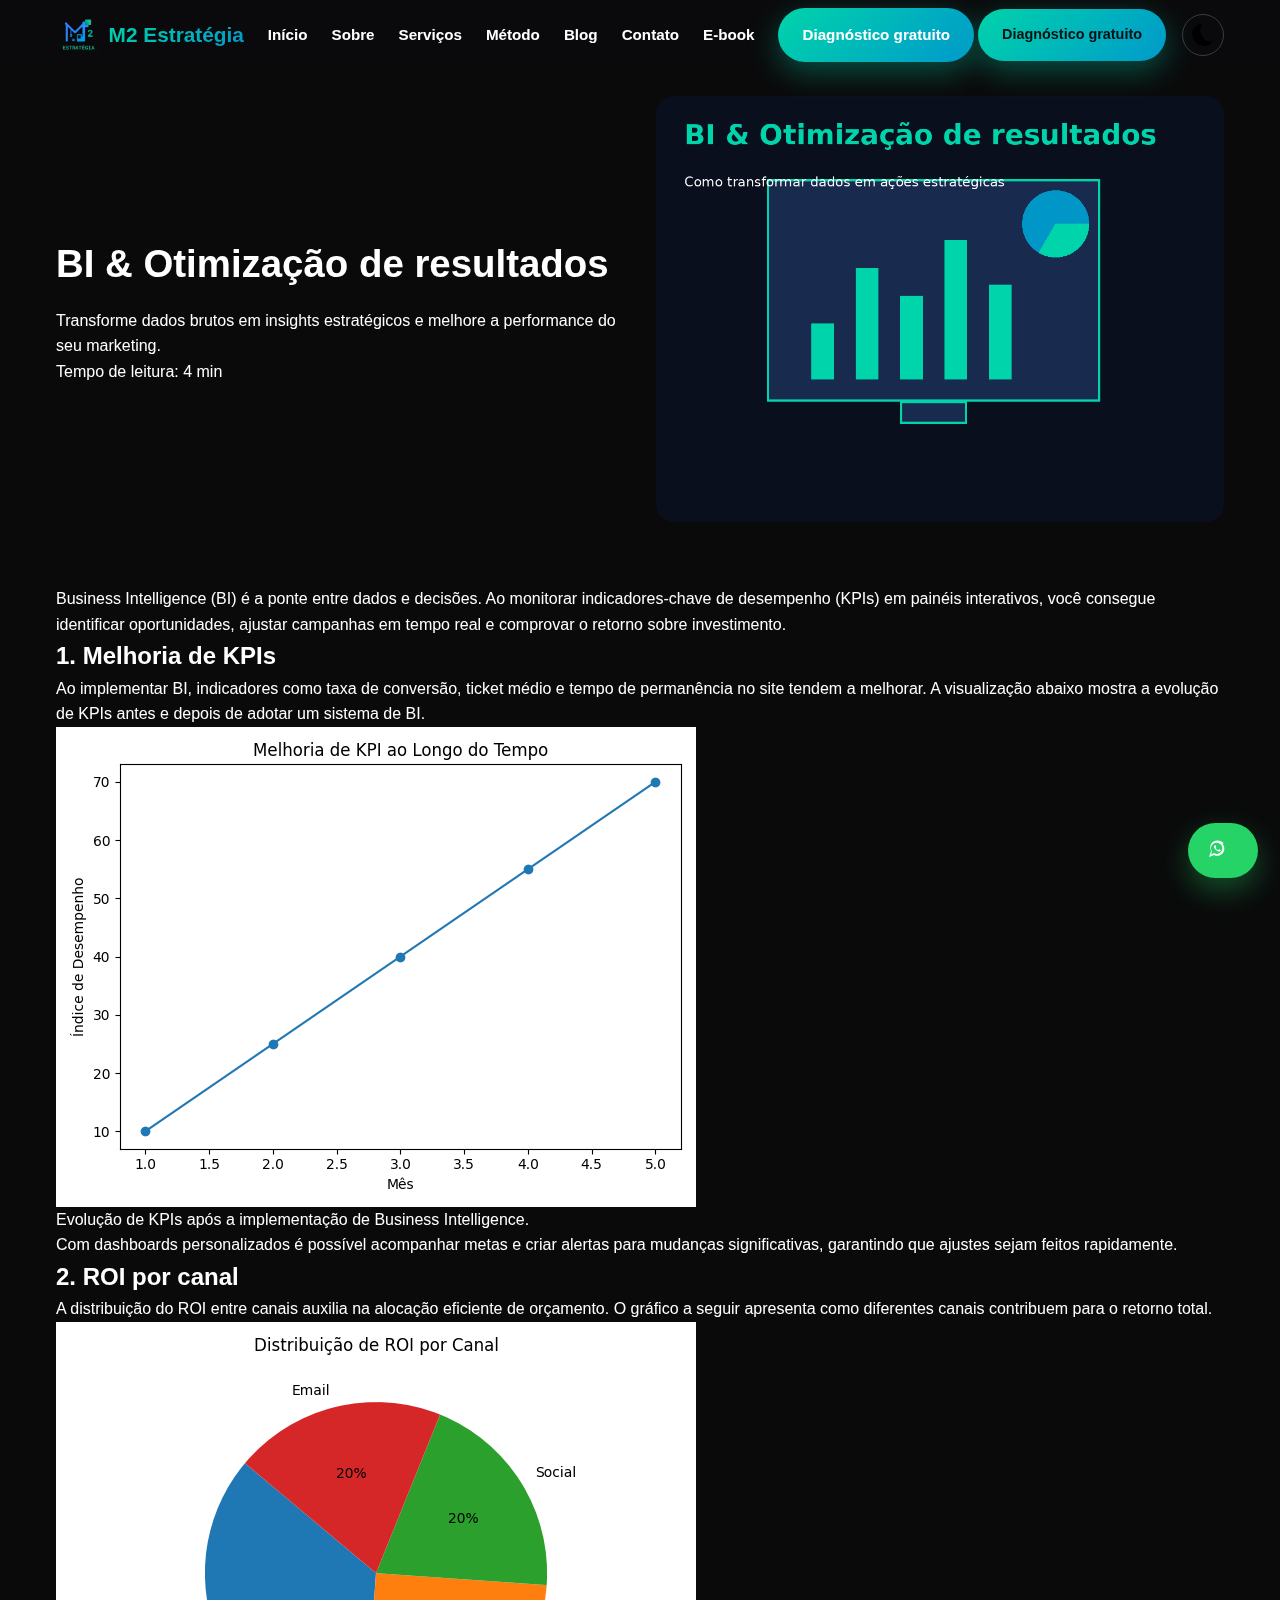
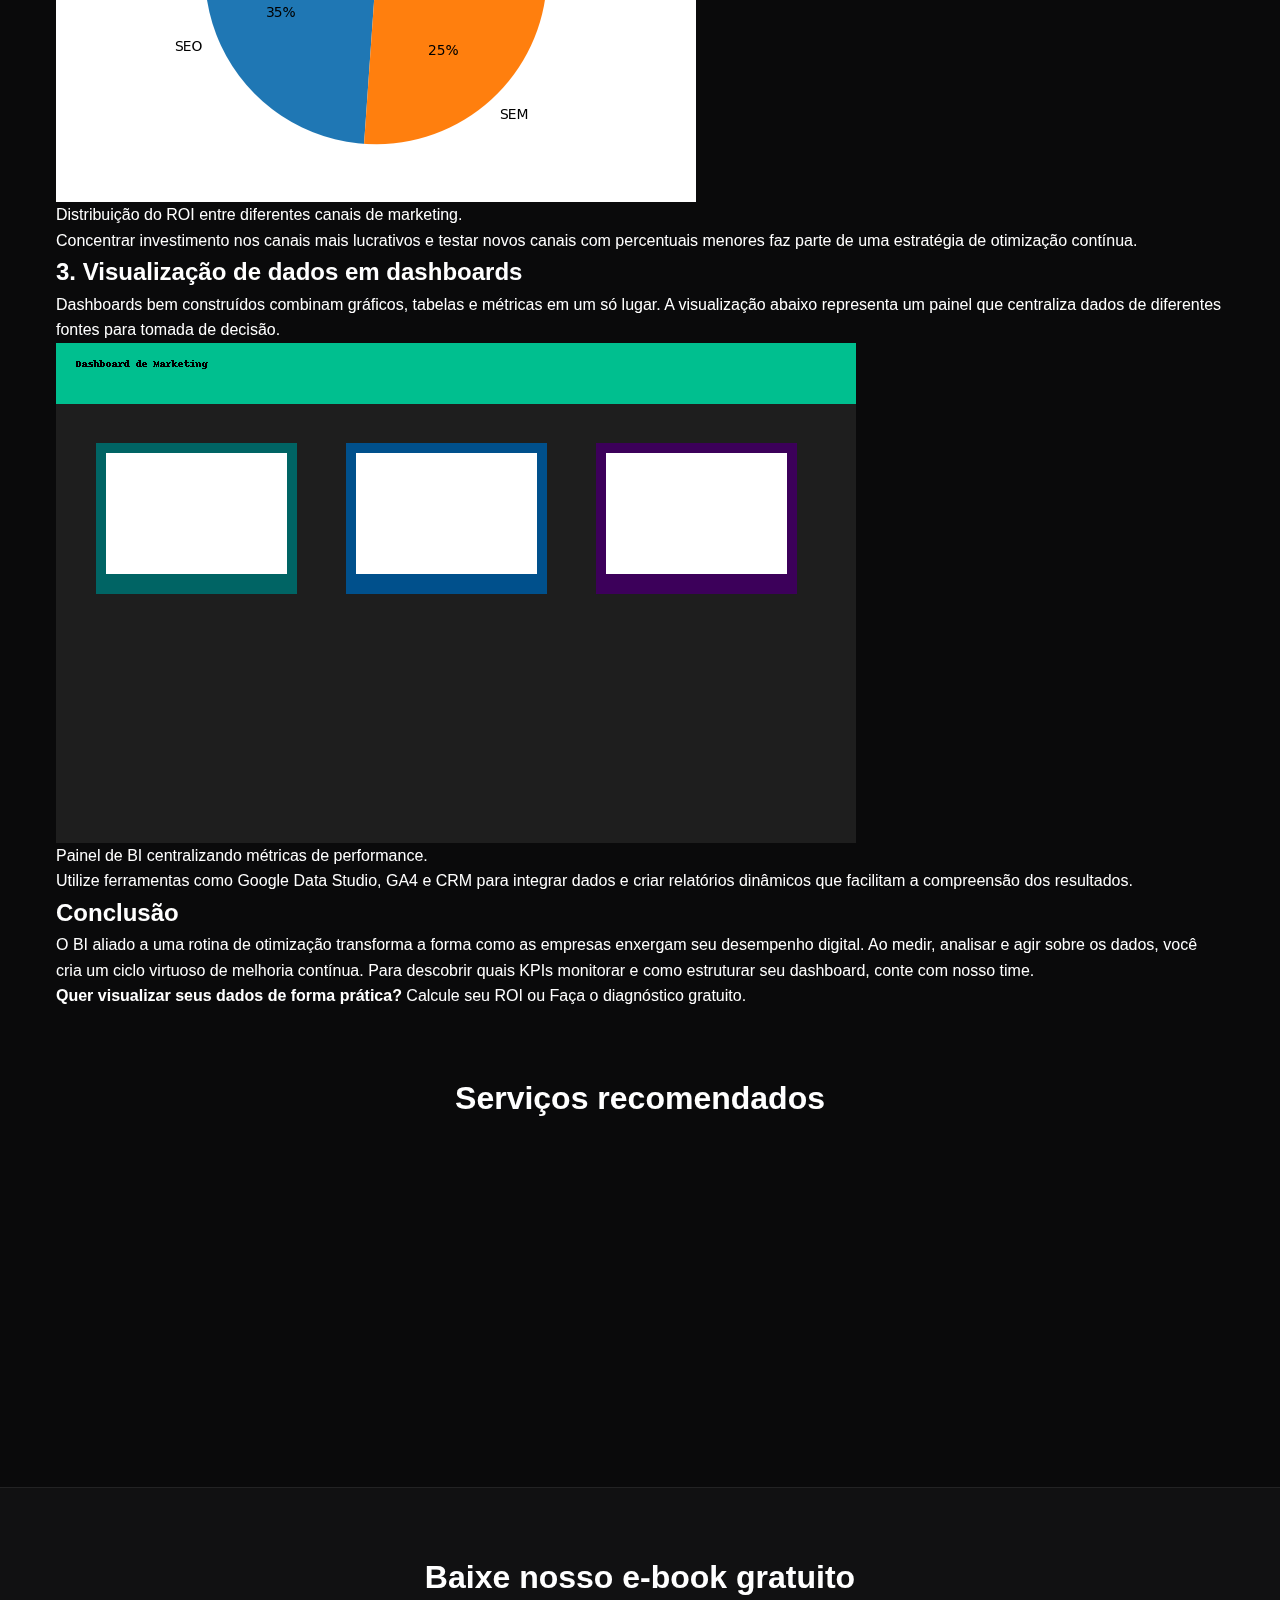
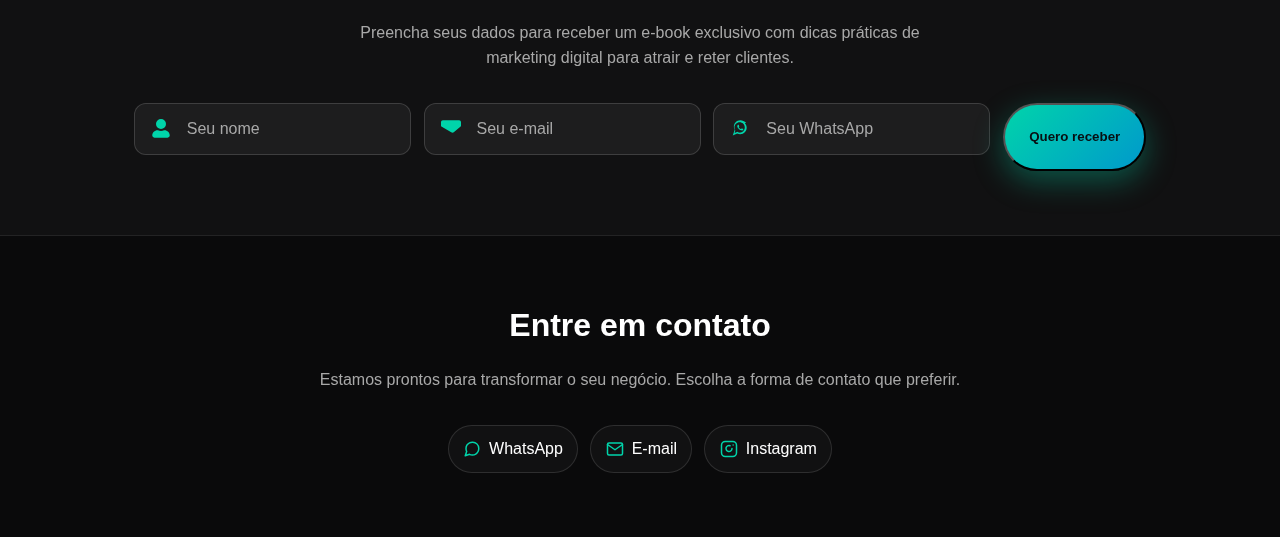
<file: blog/bi-otimizacao-resultados.html>
<!DOCTYPE html>
<html lang="pt-BR">
<head>
  <meta charset="UTF-8">
  <meta name="viewport" content="width=device-width, initial-scale=1.0">
  <title>BI &amp; Otimização de resultados - M2 Estratégia Digital</title>
  <meta name="description" content="Saiba como transformar dados em ações estratégicas para melhorar sua performance digital usando dashboards, KPIs e otimizações baseadas em dados." />
  <link rel="stylesheet" href="../assets/css/style.css">
  <link rel="stylesheet" href="https://cdn.jsdelivr.net/npm/aos@next/dist/aos.css">
</head>
<body>
  <!-- Cabeçalho e navegação -->
  <header>
    <div class="container">
      <nav>
        <a href="../index.html#home" class="logo">
          <img src="../assets/img/logo.png" alt="Logotipo M2 Estratégia">
          <span>M2 Estratégia</span>
        </a>
        <ul class="nav-menu">
          <li><a href="../index.html#home">Início</a></li>
          <li><a href="../index.html#sobre">Sobre</a></li>
          <li><a href="../index.html#services">Serviços</a></li>
          <li><a href="../index.html#method">Método</a></li>
          <li><a href="../index.html#blog">Blog</a></li>
          <li><a href="../index.html#contact">Contato</a></li>
          <li><a href="../index.html#newsletter">E‑book</a></li>
          <!-- CTA specifically for mobile: positioned after the last menu item -->
          <li class="nav-menu-cta"><a href="#" class="btn btn-primary open-quiz">Diagnóstico gratuito</a></li>
        </ul>
        <a href="#" class="btn btn-primary pulse open-quiz nav-cta">Diagnóstico gratuito</a>
        <div class="nav-tools">
          <button class="theme-toggle" aria-label="Alternar tema">
            <svg class="icon-sun" xmlns="http://www.w3.org/2000/svg" viewBox="0 0 512 512" fill="currentColor"><path d="M256 176a80 80 0 1 0 0 160 80 80 0 1 0 0-160zm0-176c17.7 0 32 14.3 32 32V64c0 17.7-14.3 32-32 32s-32-14.3-32-32V32c0-17.7 14.3-32 32-32zm0 448c17.7 0 32 14.3 32 32v32c0 17.7-14.3 32-32 32s-32-14.3-32-32V480c0-17.7 14.3-32 32-32zm256-224c0 17.7-14.3 32-32 32H448c-17.7 0-32-14.3-32-32s14.3-32 32-32h32c17.7 0 32 14.3 32 32zm-448 0c0 17.7-14.3 32-32 32H32c-17.7 0-32-14.3-32-32s14.3-32 32-32h32c17.7 0 32-14.3 32 32zm330.1 150.1c12.5 12.5 12.5 32.8 0 45.3s-32.8 12.5-45.3 0l-22.6-22.6c-12.5-12.5-12.5-32.8 0-45.3s32.8-12.5 45.3 0l22.6 22.6zm-272.2 0c12.5-12.5 32.8-12.5 45.3 0s12.5 32.8 0 45.3l-22.6 22.6c-12.5 12.5-32.8 12.5-45.3 0s-12.5-32.8 0-45.3l22.6-22.6zm272.2-272.2l-22.6 22.6c-12.5 12.5-32.8 12.5-45.3 0s-12.5-32.8 0-45.3l22.6-22.6c12.5-12.5 32.8-12.5 45.3 0s12.5 32.8 0 45.3zm-272.2 0c-12.5-12.5-12.5-32.8 0-45.3s32.8-12.5 45.3 0l22.6 22.6c12.5 12.5 12.5 32.8 0 45.3s-32.8 12.5-45.3 0L111.9 53.9z"/></svg>
            <svg class="icon-moon" xmlns="http://www.w3.org/2000/svg" viewBox="0 0 512 512" fill="currentColor"><path d="M279.135 512c78.52 0 150.056-34.316 199.287-88.754c6.958-7.41-.623-18.725-9.96-17.247C310.19 418.87 192 292.664 192 144.001c0-52.359 13.72-101.443 37.844-144.001c4.411-7.82-2.326-17.27-11.05-15.128C86.017 15.838 0 111.753 0 223.999C0 370.696 126.304 512 279.135 512z"/></svg>
          </button>
          <button class="mobile-toggle" aria-label="Abrir menu">
            <span></span><span></span><span></span>
          </button>
        </div>
      </nav>
    </div>
  </header>

  <!-- Hero da matéria -->
  <section class="article-hero">
    <div class="container article-hero-grid">
      <div class="article-hero-text">
        <h1>BI &amp; Otimização de resultados</h1>
        <p>Transforme dados brutos em insights estratégicos e melhore a performance do seu marketing.</p>
        <span class="reading-time">Tempo de leitura: 4 min</span>
      </div>
      <div class="article-image">
        <picture>
          <source srcset="../assets/img/bi-hero.png" type="image/png">
          <img src="../assets/img/bi-hero.png" alt="Ilustração representando Business Intelligence e otimização" loading="lazy">
        </picture>
      </div>
    </div>
  </section>

  <!-- Conteúdo do artigo -->
  <section class="article-content">
    <div class="container">
      <p>Business Intelligence (BI) é a ponte entre dados e decisões. Ao monitorar indicadores-chave de desempenho (KPIs) em painéis interativos, você consegue identificar oportunidades, ajustar campanhas em tempo real e comprovar o retorno sobre investimento.</p>
      <h2>1. Melhoria de KPIs</h2>
      <p>Ao implementar BI, indicadores como taxa de conversão, ticket médio e tempo de permanência no site tendem a melhorar. A visualização abaixo mostra a evolução de KPIs antes e depois de adotar um sistema de BI.</p>
      <figure>
        <img src="../assets/img/bi_chart1.png" alt="Gráfico de melhora de KPIs com o uso de Business Intelligence" loading="lazy" class="article-image-inside">
        <figcaption>Evolução de KPIs após a implementação de Business Intelligence.</figcaption>
      </figure>
      <p>Com dashboards personalizados é possível acompanhar metas e criar alertas para mudanças significativas, garantindo que ajustes sejam feitos rapidamente.</p>
      <h2>2. ROI por canal</h2>
      <p>A distribuição do ROI entre canais auxilia na alocação eficiente de orçamento. O gráfico a seguir apresenta como diferentes canais contribuem para o retorno total.</p>
      <figure>
        <img src="../assets/img/bi_chart2.png" alt="Distribuição do ROI por canal" loading="lazy" class="article-image-inside">
        <figcaption>Distribuição do ROI entre diferentes canais de marketing.</figcaption>
      </figure>
      <p>Concentrar investimento nos canais mais lucrativos e testar novos canais com percentuais menores faz parte de uma estratégia de otimização contínua.</p>
      <h2>3. Visualização de dados em dashboards</h2>
      <p>Dashboards bem construídos combinam gráficos, tabelas e métricas em um só lugar. A visualização abaixo representa um painel que centraliza dados de diferentes fontes para tomada de decisão.</p>
      <figure>
        <img src="../assets/img/bi_chart3.png" alt="Exemplo de dashboard de performance" loading="lazy" class="article-image-inside">
        <figcaption>Painel de BI centralizando métricas de performance.</figcaption>
      </figure>
      <p>Utilize ferramentas como Google Data Studio, GA4 e CRM para integrar dados e criar relatórios dinâmicos que facilitam a compreensão dos resultados.</p>
      <h2>Conclusão</h2>
      <p>O BI aliado a uma rotina de otimização transforma a forma como as empresas enxergam seu desempenho digital. Ao medir, analisar e agir sobre os dados, você cria um ciclo virtuoso de melhoria contínua. Para descobrir quais KPIs monitorar e como estruturar seu dashboard, conte com nosso time.</p>
      <p><strong>Quer visualizar seus dados de forma prática?</strong> <a href="#" class="open-roi">Calcule seu ROI</a> ou <a href="#" class="open-quiz">Faça o diagnóstico gratuito</a>.</p>
    </div>
  </section>

  <!-- Serviços recomendados -->
  <section class="recommended-services">
    <div class="container">
      <h2>Serviços recomendados</h2>
      <div class="recommended-grid">
        <div class="bento-item" data-aos="fade-up">
          <span class="bento-icon">
            <!-- Icon for BI & otimização -->
            <svg xmlns="http://www.w3.org/2000/svg" width="24" height="24" viewBox="0 0 24 24" fill="none" stroke="currentColor" stroke-width="2" stroke-linecap="round" stroke-linejoin="round"><path d="M3 3h18v18H3V3z"></path><path d="M7 14h10"></path><path d="M7 10h6"></path><path d="M7 6h8"></path></svg>
          </span>
          <h3>BI &amp; otimização de resultados</h3>
          <p>Painéis de performance e insights para decisões assertivas e melhorias contínuas.</p>
          <a href="../index.html#services" class="btn btn-outline">Conhecer serviço</a>
        </div>
        <div class="bento-item" data-aos="fade-up">
          <span class="bento-icon">
            <!-- Icon for automação & IA -->
            <svg xmlns="http://www.w3.org/2000/svg" width="24" height="24" viewBox="0 0 24 24" fill="none" stroke="currentColor" stroke-width="2" stroke-linecap="round" stroke-linejoin="round"><circle cx="12" cy="12" r="3"></circle><path d="M19.4 15a1.65 1.65 0 0 0 .33 1.82l.06.06a2 2 0 0 1 0 2.83h0a2 2 0 0 1-2.83 0l-.06-.06a1.65 1.65 0 0 0-1.82-.33 1.65 1.65 0 0 0-1 1.51V21a2 2 0 0 1-2 2h0a2 2 0 0 1-2-2v-.09a1.65 1.65 0 0 0-1-1.51 1.65 1.65 0 0 0-1.82.33l-.06.06a2 2 0 0 1-2.83 0h0a2 2 0 0 1 0-2.83l.06-.06a1.65 1.65 0 0 0 .33-1.82 1.65 1.65 0 0 0-1.51-1H3a2 2 0 0 1-2-2h0a2 2 0 0 1 2-2h.09a1.65 1.65 0 0 0 1.51-1 1.65 1.65 0 0 0-.33-1.82l-.06-.06a2 2 0 0 1 0-2.83h0a2 2 0 0 1 2.83 0l.06.06a1.65 1.65 0 0 0 1.82.33H9a1.65 1.65 0 0 0 1-1.51V3a2 2 0 0 1 4 0v.09a1.65 1.65 0 0 0 1 1.51 1.65 1.65 0 0 0 1.82-.33l.06-.06a2 2 0 0 1 2.83 0h0a2 2 0 0 1 0 2.83l-.06.06a1.65 1.65 0 0 0-.33 1.82V9a1.65 1.65 0 0 0 1.51 1H21a2 2 0 0 1 2 2h0a2 2 0 0 1-2 2h-.09a1.65 1.65 0 0 0-1.51 1z"></path></svg>
          </span>
          <h3>Automação &amp; IA</h3>
          <p>Fluxos de automação integrados, dashboards e redução de custos operacionais.</p>
          <a href="../index.html#services" class="btn btn-outline">Conhecer serviço</a>
        </div>
      </div>
    </div>
  </section>

  <!-- Newsletter -->
  <section class="newsletter-section" id="newsletter">
    <div class="container">
      <h2>Baixe nosso e‑book gratuito</h2>
      <p>Preencha seus dados para receber um e‑book exclusivo com dicas práticas de marketing digital para atrair e reter clientes.</p>
      <form id="newsletter-form" class="newsletter-form">
        <div class="input-group">
          <span class="input-icon">
            <!-- Ícone de usuário -->
            <svg xmlns="http://www.w3.org/2000/svg" viewBox="0 0 448 512" fill="currentColor"><path d="M224 256A128 128 0 1 0 224 0a128 128 0 1 0 0 256zm89.6 32h-11.6c-22.7 10.9-47.9 16-78 16s-55.3-5.1-78-16h-11.6C60.8 288 0 348.8 0 421.3c0 34.7 45.8 58.7 91.2 58.7H356.8c45.4 0 91.2-24 91.2-58.7C448 348.8 387.2 288 313.6 288z"/></svg>
          </span>
          <input type="text" name="name" placeholder="Seu nome" required>
        </div>
        <div class="input-group">
          <span class="input-icon">
            <!-- Ícone de e‑mail -->
            <svg xmlns="http://www.w3.org/2000/svg" viewBox="0 0 512 512" fill="currentColor"><path d="M502.3 190.8L327.4 338c-19.3 15.7-46.5 15.7-65.8 0L9.7 190.8C3.9 185.8 0 178.6 0 171.1V80c0-26.5 21.5-48 48-48h416c26.5 0 48 21.5 48 48v91.1c0 7.5-3.9 14.7-9.7 20zM480 128L256 312 32 128V80h448v48z"/></svg>
          </span>
          <input type="email" name="email" placeholder="Seu e‑mail" required>
        </div>
        <div class="input-group">
          <span class="input-icon">
            <!-- Ícone de WhatsApp -->
            <svg xmlns="http://www.w3.org/2000/svg" viewBox="0 0 448 512" fill="currentColor"><path d="M380.9 97.1C339.2 55.5 286.5 32 230.7 32c-90.5 0-164 73.5-164 164 0 28.9 7.5 56.9 21.7 81.6L38 420l114-50.4c23.9 13.1 50.7 20 78.2 20h.4c90.6 0 164.3-73.5 164.3-164.1c0-43.8-17.1-85-47.5-115.4zM230.7 349.6c-24.2 0-47.9-6.3-68.6-18.3l-4.9-2.9l-67.6 29.9l14.5-69.1l-2.6-4.3c-12.2-20.5-18.6-44.1-18.6-68.2c0-72.5 59-131.5 131.5-131.5c35.2 0 68.3 13.7 93.2 38.6s38.6 58 38.6 93.2c0 72.5-59 131.5-131.5 131.5zm70.3-97.4c-3.8-1.9-22.4-11-25.8-12.2c-3.5-1.3-6-1.9-8.6 1.9s-9.9 12.2-12.2 14.7s-4.5 2.8-8.3 0.9c-22.7-11.4-37.5-20.5-52.5-46.4c-4-6.9 4-6.5 11.4-21.5c1.3-2.8 .6-5.2-.3-7.1c-.9-1.9-8.6-21-11.8-28.9c-3.1-7.5-6.3-6.5-8.6-6.6c-2.2-.1-4.7-.1-7.3-.1c-2.6 0-6.8 .9-10.3 4.7s-13.5 13.2-13.5 32.2c0 19 13.8 37.4 15.7 40c1.9 2.5 27 41.3 65.4 58c9.1 3.9 16.2 6.2 21.7 8c9.1 2.9 17.4 2.5 24 1.5 7.3-1.1 22.4-9.2 25.6-18.1c3.2-8.9 3.2-16.5 2.3-18.1c-.9-1.6-3.5-2.5-7.3-4.4z"/></svg>
          </span>
          <input type="tel" name="whatsapp" placeholder="Seu WhatsApp" required>
        </div>
        <button type="submit" class="btn btn-primary">Quero receber</button>
      </form>
    </div>
  </section>

  <!-- Contato -->
  <section class="contact-section" id="contact">
    <div class="container">
      <h2>Entre em contato</h2>
      <p>Estamos prontos para transformar o seu negócio. Escolha a forma de contato que preferir.</p>
      <div class="socials">
        <a class="chip" href="https://wa.me/5527988643815?text=Ol%C3%A1!%20Vim%20pelo%20site." target="_blank" rel="noopener" title="WhatsApp">
          <svg xmlns="http://www.w3.org/2000/svg" width="18" height="18" viewBox="0 0 24 24" fill="none" stroke="currentColor" stroke-width="2" stroke-linecap="round" stroke-linejoin="round"><path d="M21 11.5a8.38 8.38 0 0 1-.9 3.8 8.5 8.5 0 0 1-7.6 4.7 8.38 8.38 0 0 1-3.8-.9L3 21l1.9-5.7a8.38 8.38 0 0 1-.9-3.8 8.5 8.5 0 0 1 4.7-7.6 8.38 8.38 0 0 1 3.8-.9h.5a8.48 8.48 0 0 1 8 8v.5z"/></svg>
          WhatsApp
        </a>
        <a class="chip" href="mailto:contato@m2estrategiadigital.com.br" title="E-mail">
          <svg xmlns="http://www.w3.org/2000/svg" width="18" height="18" viewBox="0 0 24 24" fill="none" stroke="currentColor" stroke-width="2" stroke-linecap="round" stroke-linejoin="round"><path d="M4 4h16c1.1 0 2 .9 2 2v12c0 1.1-.9 2-2 2H4c-1.1 0-2-.9-2-2V6c0-1.1.9-2 2-2z"/><polyline points="22,6 12,13 2,6"/></svg>
          E‑mail
        </a>
        <a class="chip" href="https://instagram.com/m2estrategia" target="_blank" rel="noopener" title="Instagram">
          <svg xmlns="http://www.w3.org/2000/svg" width="18" height="18" viewBox="0 0 24 24" fill="none" stroke="currentColor" stroke-width="2" stroke-linecap="round" stroke-linejoin="round"><rect x="2" y="2" width="20" height="20" rx="5" ry="5"/><path d="M16 11.37a4 4 0 1 1-2.63-3.8"/><line x1="17.5" y1="6.5" x2="17.51" y2="6.5"/></svg>
          Instagram
        </a>
      </div>
    </div>
  </section>

  <!-- ROI calculator overlay -->
  <div class="roi-overlay" id="roi-overlay">
    <div class="roi-container">
      <button class="roi-close" aria-label="Fechar calculadora">&times;</button>
      <div class="roi-step active" data-step="1">
        <h3>Calcule seu ROI de marketing</h3>
        <div class="roi-field">
          <label for="roi-leads">Quantidade de leads gerados</label>
          <input type="number" id="roi-leads" min="0" required>
        </div>
        <div class="roi-field">
          <label for="roi-invest">Investimento total em marketing (R$)</label>
          <input type="number" id="roi-invest" min="0" required>
        </div>
        <div class="roi-nav">
          <span></span>
          <button type="button" class="roi-next">Próximo</button>
        </div>
      </div>
      <div class="roi-step" data-step="2">
        <h3>Dados de venda</h3>
        <div class="roi-field">
          <label for="roi-conversion">Taxa de conversão (%)</label>
          <input type="number" id="roi-conversion" min="0" max="100" required>
        </div>
        <div class="roi-field">
          <label for="roi-ticket">Ticket médio (R$)</label>
          <input type="number" id="roi-ticket" min="0" required>
        </div>
        <div class="roi-nav">
          <button type="button" class="roi-prev">Voltar</button>
          <button type="button" class="roi-next">Próximo</button>
        </div>
      </div>
      <div class="roi-step" data-step="3">
        <h3>Resultado</h3>
        <p class="roi-result"></p>
        <div class="roi-nav">
          <button type="button" class="roi-prev">Voltar</button>
          <button type="button" class="roi-next">Continuar</button>
        </div>
      </div>
      <div class="roi-step" data-step="4">
        <h3>Receba um relatório personalizado</h3>
        <form class="roi-form">
          <!-- Nome com ícone -->
          <div class="input-group">
            <span class="input-icon">
              <svg xmlns="http://www.w3.org/2000/svg" viewBox="0 0 448 512" fill="currentColor"><path d="M224 256A128 128 0 1 0 224 0a128 128 0 1 0 0 256zm89.6 32h-11.6c-22.7 10.9-47.9 16-78 16s-55.3-5.1-78-16h-11.6C60.8 288 0 348.8 0 421.3c0 34.7 45.8 58.7 91.2 58.7H356.8c45.4 0 91.2-24 91.2-58.7C448 348.8 387.2 288 313.6 288z"/></svg>
            </span>
            <input type="text" id="roi-name" placeholder="Seu nome" required>
          </div>
          <!-- Email com ícone -->
          <div class="input-group">
            <span class="input-icon">
              <svg xmlns="http://www.w3.org/2000/svg" viewBox="0 0 512 512" fill="currentColor"><path d="M502.3 190.8L327.4 338c-19.3 15.7-46.5 15.7-65.8 0L9.7 190.8C3.9 185.8 0 178.6 0 171.1V80c0-26.5 21.5-48 48-48h416c26.5 0 48 21.5 48 48v91.1c0 7.5-3.9 14.7-9.7 20zM480 128L256 312 32 128V80h448v48z"/></svg>
            </span>
            <input type="email" id="roi-email" placeholder="Seu e‑mail" required>
          </div>
          <!-- WhatsApp com ícone -->
          <div class="input-group">
            <span class="input-icon">
              <svg xmlns="http://www.w3.org/2000/svg" viewBox="0 0 448 512" fill="currentColor"><path d="M380.9 97.1C339.2 55.5 286.5 32 230.7 32c-90.5 0-164 73.5-164 164 0 28.9 7.5 56.9 21.7 81.6L38 420l114-50.4c23.9 13.1 50.7 20 78.2 20h.4c90.6 0 164.3-73.5 164.3-164.1c0-43.8-17.1-85-47.5-115.4zM230.7 349.6c-24.2 0-47.9-6.3-68.6-18.3l-4.9-2.9l-67.6 29.9l14.5-69.1l-2.6-4.3c-12.2-20.5-18.6-44.1-18.6-68.2c0-72.5 59-131.5 131.5-131.5c35.2 0 68.3 13.7 93.2 38.6s38.6 58 38.6 93.2c0 72.5-59 131.5-131.5 131.5zm70.3-97.4c-3.8-1.9-22.4-11-25.8-12.2c-3.5-1.3-6-1.9-8.6 1.9s-9.9 12.2-12.2 14.7s-4.5 2.8-8.3 0.9c-22.7-11.4-37.5-20.5-52.5-46.4c-4-6.9 4-6.5 11.4-21.5c1.3-2.8 .6-5.2-.3-7.1c-.9-1.9-8.6-21-11.8-28.9c-3.1-7.5-6.3-6.5-8.6-6.6c-2.2-.1-4.7-.1-7.3-.1c-2.6 0-6.8 .9-10.3 4.7s-13.5 13.2-13.5 32.2c0 19 13.8 37.4 15.7 40c1.9 2.5 27 41.3 65.4 58c9.1 3.9 16.2 6.2 21.7 8c9.1 2.9 17.4 2.5 24 1.5 7.3-1.1 22.4-9.2 25.6-18.1c3.2-8.9 3.2-16.5 2.3-18.1c-.9-1.6-3.5-2.5-7.3-4.4z"/></svg>
            </span>
            <input type="tel" id="roi-whatsapp" placeholder="Seu WhatsApp" pattern="[0-9]{10,13}" required>
          </div>
          <button type="submit" class="roi-submit">Enviar</button>
        </form>
        <p class="roi-thanks" style="display:none;">Obrigado! Agora você pode baixar nosso e‑book exclusivo.</p>
        <div class="roi-nav">
          <button type="button" class="roi-prev">Voltar</button>
        </div>
      </div>
    </div>
  </div>

  <!-- Case study overlay -->
  <div class="case-overlay" id="case-overlay">
    <div class="case-container">
      <button class="case-close" aria-label="Fechar case">&times;</button>
      <div class="case-content" data-case="1">
        <h3>Case: TechNova</h3>
        <p><strong>Desafio:</strong> Baixo retorno de campanhas e crescimento limitado.</p>
        <p><strong>Solução:</strong> Reestruturamos a estratégia digital com foco em segmentação, funis de vendas e automação.</p>
        <p><strong>Resultados:</strong> ROI triplicado e crescimento sustentável em 6 meses.</p>
      </div>
      <div class="case-content" data-case="2" style="display:none;">
        <h3>Case: Loja X</h3>
        <p><strong>Desafio:</strong> Necessidade de atrair mais clientes qualificados.</p>
        <p><strong>Solução:</strong> Implementamos campanhas de tráfego pago altamente segmentadas e otimização de landing pages.</p>
        <p><strong>Resultados:</strong> Base de clientes dobrada e aumento significativo do investimento.</p>
      </div>
      <div class="case-content" data-case="3" style="display:none;">
        <h3>Case: StartApp</h3>
        <p><strong>Desafio:</strong> Falta de consistência nas ações de marketing.</p>
        <p><strong>Solução:</strong> Definimos processos de marketing orientados por dados, integrando BI e automação.</p>
        <p><strong>Resultados:</strong> Retenção elevada, leads qualificados e crescimento contínuo.</p>
      </div>
    </div>
  </div>

  <!-- Floating action button (FAB) linking diretamente ao WhatsApp -->
  <a class="fab" href="https://wa.me/5527988643815?text=Ol%C3%A1!%20Vim%20pelo%20site." target="_blank" rel="noopener" role="button">
    <span class="fab__icon">
      <svg xmlns="http://www.w3.org/2000/svg" width="22" height="22" viewBox="0 0 448 512" fill="currentColor"><path d="M380.9 97.1C339.2 55.5 286.5 32 230.7 32c-90.5 0-164 73.5-164 164 0 28.9 7.5 56.9 21.7 81.6L38 420l114-50.4c23.9 13.1 50.7 20 78.2 20h.4c90.6 0 164.3-73.5 164.3-164.1c0-43.8-17.1-85-47.5-115.4zM230.7 349.6c-24.2 0-47.9-6.3-68.6-18.3l-4.9-2.9l-67.6 29.9l14.5-69.1l-2.6-4.3c-12.2-20.5-18.6-44.1-18.6-68.2c0-72.5 59-131.5 131.5-131.5c35.2 0 68.3 13.7 93.2 38.6s38.6 58 38.6 93.2c0 72.5-59 131.5-131.5 131.5zm70.3-97.4c-3.8-1.9-22.4-11-25.8-12.2c-3.5-1.3-6-1.9-8.6 1.9s-9.9 12.2-12.2 14.7s-4.5 2.8-8.3 0.9c-22.7-11.4-37.5-20.5-52.5-46.4c-4-6.9 4-6.5 11.4-21.5c1.3-2.8 .6-5.2-.3-7.1c-.9-1.9-8.6-21-11.8-28.9c-3.1-7.5-6.3-6.5-8.6-6.6c-2.2-.1-4.7-.1-7.3-.1c-2.6 0-6.8 .9-10.3 4.7s-13.5 13.2-13.5 32.2c0 19 13.8 37.4 15.7 40c1.9 2.5 27 41.3 65.4 58c9.1 3.9 16.2 6.2 21.7 8c9.1 2.9 17.4 2.5 24 1.5 7.3-1.1 22.4-9.2 25.6-18.1c3.2-8.9 3.2-16.5 2.3-18.1c-.9-1.6-3.5-2.5-7.3-4.4z"/></svg>
    </span>
    <span class="fab__label">Fale conosco</span>
  </a>

  <script src="../assets/js/script.js"></script>
  <script src="https://cdn.jsdelivr.net/npm/aos@next/dist/aos.js"></script>
  <script>
    AOS.init({ once: true, duration: 700, easing: 'ease-out-cubic' });
  </script>
</body>
</html>
</file>
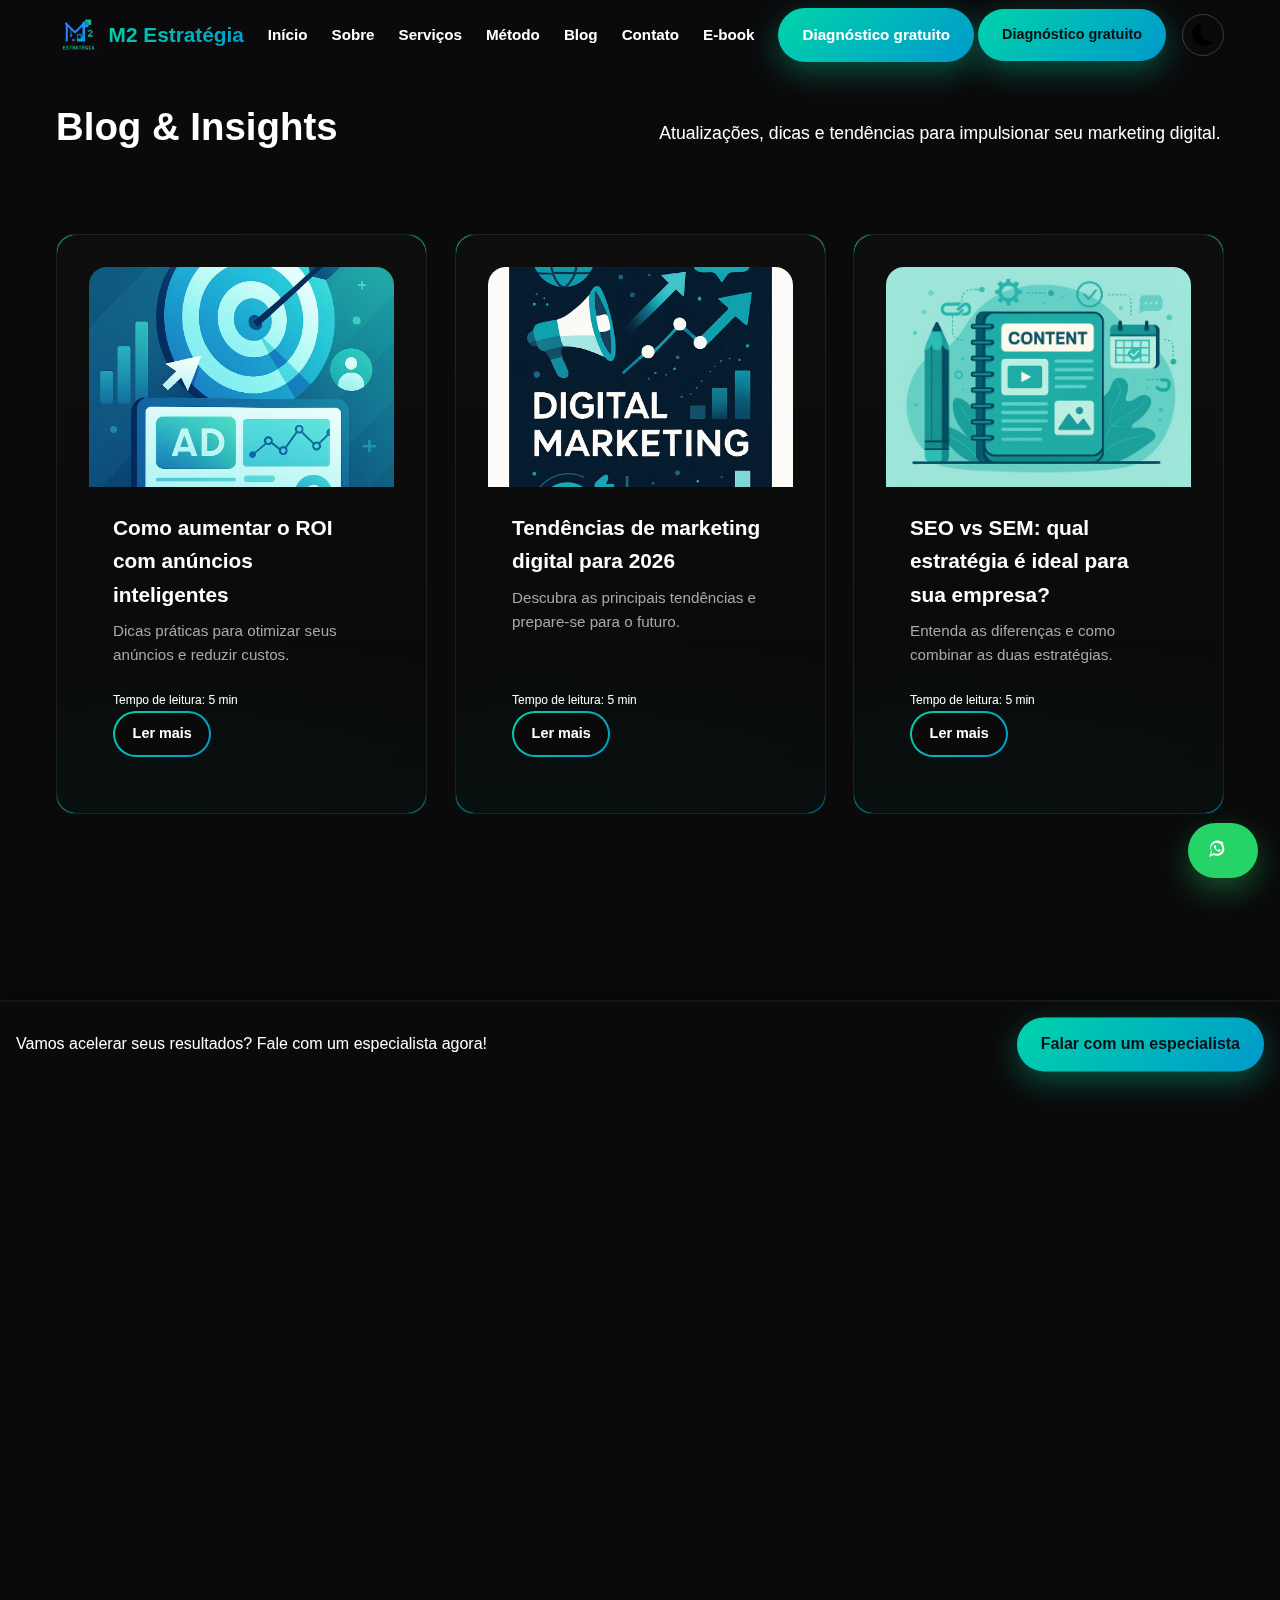
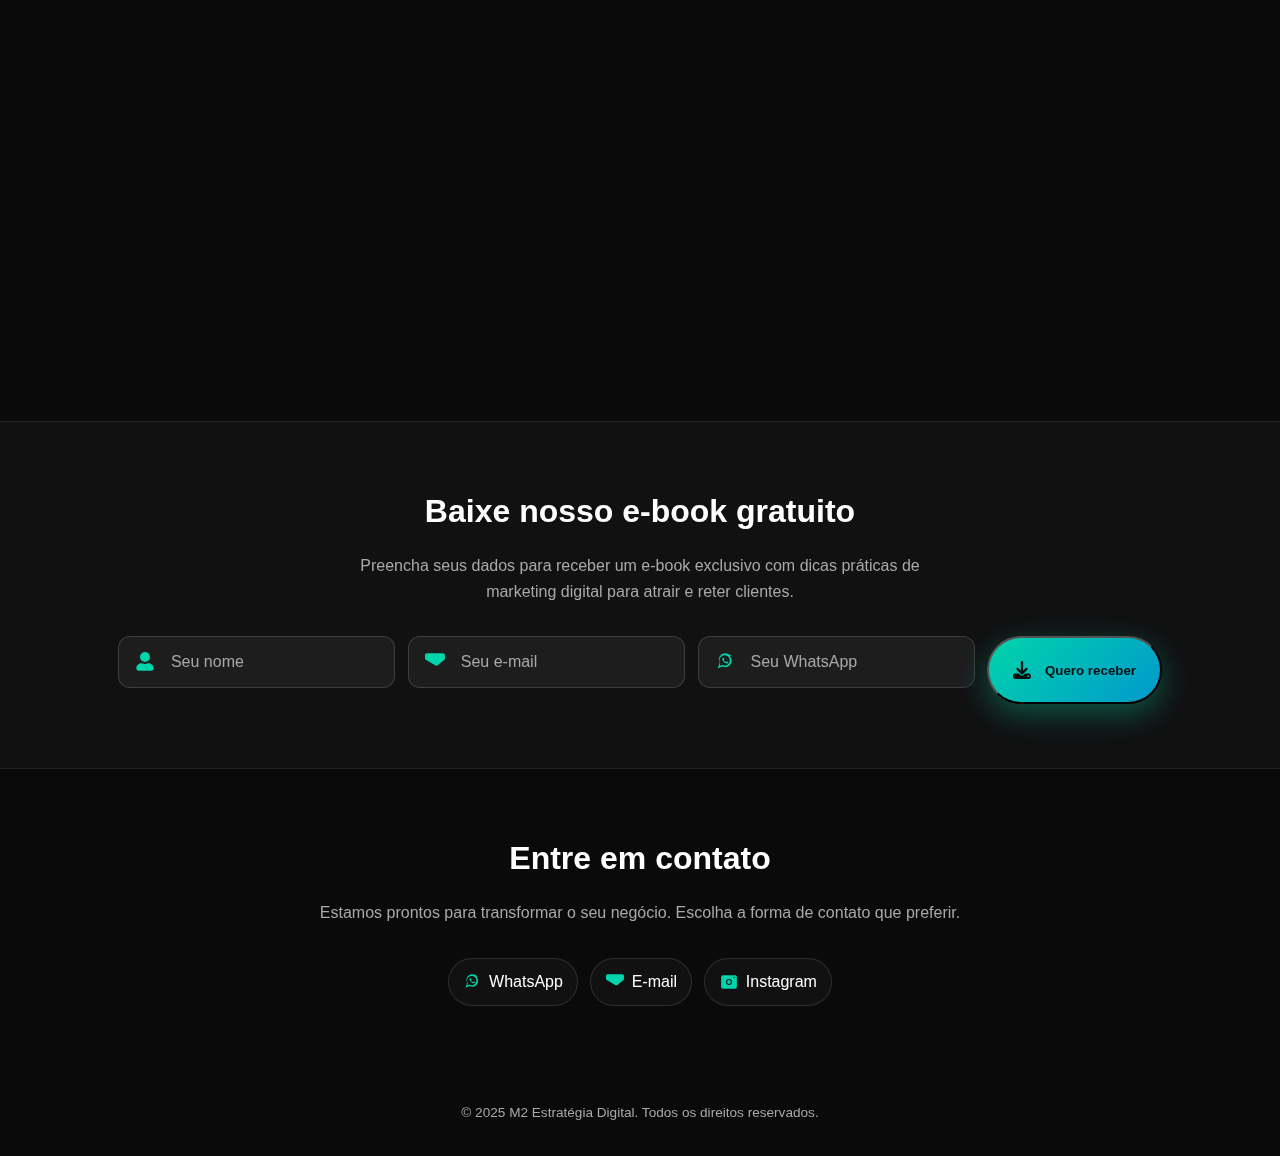
<file: blog/blog-index.html>
<!DOCTYPE html>
<html lang="pt-BR">
<head>
  <meta charset="UTF-8">
  <meta name="viewport" content="width=device-width, initial-scale=1.0">
  <title>Blog &amp; Insights - M2 Estratégia Digital</title>
  <meta name="description" content="Confira artigos atualizados e tendências de marketing digital que vão transformar seus resultados.">
  <link rel="stylesheet" href="../assets/css/style.css">
  <link rel="stylesheet" href="https://cdn.jsdelivr.net/npm/aos@next/dist/aos.css">
</head>
<body>
  <!-- Scroll progress bar -->
  <div class="progress-bar"></div>
  <!-- Cabeçalho e navegação -->
  <header>
    <div class="container">
      <nav>
        <a href="../index.html#home" class="logo">
          <img src="../assets/img/logo.png" alt="Logotipo M2 Estratégia">
          <span>M2 Estratégia</span>
        </a>
        <ul class="nav-menu">
          <li><a href="../index.html#home">Início</a></li>
          <li><a href="../index.html#sobre">Sobre</a></li>
          <li><a href="../index.html#services">Serviços</a></li>
          <li><a href="../index.html#method">Método</a></li>
          <li><a href="../index.html#blog" class="active">Blog</a></li>
          <li><a href="../index.html#contact">Contato</a></li>
          <li><a href="../index.html#newsletter">E‑book</a></li>
          <!-- CTA specifically for mobile: positioned after the last menu item -->
          <li class="nav-menu-cta"><a href="#" class="btn btn-primary open-quiz">Diagnóstico gratuito</a></li>
        </ul>
        <a href="#" class="btn btn-primary pulse nav-cta open-quiz">Diagnóstico gratuito</a>
        <div class="nav-tools">
          <button class="theme-toggle" aria-label="Alternar tema">
            <svg class="icon-sun" xmlns="http://www.w3.org/2000/svg" viewBox="0 0 512 512"><path d="M256 176a80 80 0 1 0 0 160 80 80 0 1 0 0-160zm0-176c17.7 0 32 14.3 32 32V64c0 17.7-14.3 32-32 32s-32-14.3-32-32V32c0-17.7 14.3-32 32-32zm0 448c17.7 0 32 14.3 32 32v32c0 17.7-14.3 32-32 32s-32-14.3-32-32V480c0-17.7 14.3-32 32-32zm256-224c0 17.7-14.3 32-32 32H448c-17.7 0-32-14.3-32-32s14.3-32 32-32h32c17.7 0 32 14.3 32 32zm-448 0c0 17.7-14.3 32-32 32H32c-17.7 0-32-14.3-32-32s14.3-32 32-32h32c17.7 0 32 14.3 32 32zm330.1 150.1c12.5 12.5 12.5 32.8 0 45.3s-32.8 12.5-45.3 0l-22.6-22.6c-12.5-12.5-12.5-32.8 0-45.3s32.8-12.5 45.3 0l22.6 22.6zm-272.2 0c12.5-12.5 32.8-12.5 45.3 0s12.5 32.8 0 45.3l-22.6 22.6c-12.5 12.5-32.8 12.5-45.3 0s-12.5-32.8 0-45.3l22.6-22.6zm272.2-272.2l-22.6 22.6c-12.5 12.5-32.8 12.5-45.3 0s-12.5-32.8 0-45.3l22.6-22.6c12.5-12.5 32.8-12.5 45.3 0s12.5 32.8 0 45.3zm-272.2 0c-12.5-12.5-12.5-32.8 0-45.3s32.8-12.5 45.3 0l22.6 22.6c12.5 12.5 12.5 32.8 0 45.3s-32.8 12.5-45.3 0L111.9 53.9z"/></svg>
            <svg class="icon-moon" xmlns="http://www.w3.org/2000/svg" viewBox="0 0 512 512"><path d="M279.135 512c78.52 0 150.056-34.316 199.287-88.754c6.958-7.41-.623-18.725-9.96-17.247C310.19 418.87 192 292.664 192 144.001c0-52.359 13.72-101.443 37.844-144.001c4.411-7.82-2.326-17.27-11.05-15.128C86.017 15.838 0 111.753 0 223.999C0 370.696 126.304 512 279.135 512z"/></svg>
          </button>
          <button class="mobile-toggle" aria-label="Abrir menu">
            <span></span>
            <span></span>
            <span></span>
          </button>
        </div>
      </nav>
    </div>
  </header>

  <!-- Hero da lista de artigos -->
  <section class="article-hero blog-hero">
    <div class="container">
      <h1>Blog &amp; Insights</h1>
      <p class="article-tagline">Atualizações, dicas e tendências para impulsionar seu marketing digital.</p>
    </div>
  </section>

  <!-- Conteúdo da lista de artigos -->
  <main class="article-content">
    <div class="container">
      <div class="blog-grid">
        <!-- Blog post 1 -->
        <div class="blog-card bento-item" data-aos="fade-up">
        <picture>
          <source srcset="../assets/img/ads-illustration.webp" type="image/webp">
          <img src="../assets/img/ads-illustration.png" alt="Como aumentar o ROI com anúncios inteligentes" class="blog-image" loading="lazy">
        </picture>
          <div class="blog-card-content">
            <h3 class="blog-title">Como aumentar o ROI com anúncios inteligentes</h3>
            <p class="blog-summary">Dicas práticas para otimizar seus anúncios e reduzir custos.</p>
            <span class="reading-time">Tempo de leitura: 5 min</span>
            <a href="roi-anuncios-inteligentes.html" class="btn btn-outline btn-card">Ler mais</a>
          </div>
        </div>
        <!-- Blog post 2 -->
        <div class="blog-card bento-item" data-aos="fade-up">
        <picture>
          <source srcset="../assets/img/marketing-illustration.webp" type="image/webp">
          <img src="../assets/img/marketing-illustration.png" alt="Tendências de marketing digital para 2026" class="blog-image" loading="lazy">
        </picture>
          <div class="blog-card-content">
            <h3 class="blog-title">Tendências de marketing digital para 2026</h3>
            <p class="blog-summary">Descubra as principais tendências e prepare-se para o futuro.</p>
            <span class="reading-time">Tempo de leitura: 5 min</span>
            <a href="tendencias-marketing-2026.html" class="btn btn-outline btn-card">Ler mais</a>
          </div>
        </div>
        <!-- Blog post 3 -->
        <div class="blog-card bento-item" data-aos="fade-up">
        <picture>
          <source srcset="../assets/img/content-illustration.webp" type="image/webp">
          <img src="../assets/img/content-illustration.png" alt="SEO vs SEM: qual estratégia é ideal para sua empresa?" class="blog-image" loading="lazy">
        </picture>
          <div class="blog-card-content">
            <h3 class="blog-title">SEO vs SEM: qual estratégia é ideal para sua empresa?</h3>
            <p class="blog-summary">Entenda as diferenças e como combinar as duas estratégias.</p>
            <span class="reading-time">Tempo de leitura: 5 min</span>
            <a href="seo-vs-sem.html" class="btn btn-outline btn-card">Ler mais</a>
          </div>
        </div>

        <!-- Blog post 4 -->
        <div class="blog-card bento-item" data-aos="fade-up">
        <picture>
          <img src="../assets/img/automation_chart2.png" alt="Automação & IA no marketing" class="blog-image" loading="lazy">
        </picture>
          <div class="blog-card-content">
            <h3 class="blog-title">Automação &amp; IA no marketing digital</h3>
            <p class="blog-summary">Descubra como processos automatizados e inteligência artificial aumentam eficiência e ROI.</p>
            <span class="reading-time">Tempo de leitura: 4 min</span>
            <a href="automacao-ia.html" class="btn btn-outline btn-card">Ler mais</a>
          </div>
        </div>

        <!-- Blog post 5 -->
        <div class="blog-card bento-item" data-aos="fade-up">
        <picture>
          <img src="../assets/img/bi_chart3.png" alt="BI e Otimização de Resultados" class="blog-image" loading="lazy">
        </picture>
          <div class="blog-card-content">
            <h3 class="blog-title">BI &amp; Otimização de Resultados</h3>
            <p class="blog-summary">Saiba como transformar dados em ações estratégicas para melhorar sua performance digital.</p>
            <span class="reading-time">Tempo de leitura: 4 min</span>
            <a href="bi-otimizacao-resultados.html" class="btn btn-outline btn-card">Ler mais</a>
          </div>
        </div>

        <!-- Blog post 6 -->
        <div class="blog-card bento-item" data-aos="fade-up">
        <picture>
          <img src="../assets/img/social-hero.png" alt="Social media e tráfego pago" class="blog-image" loading="lazy">
        </picture>
          <div class="blog-card-content">
            <h3 class="blog-title">Social media &amp; tráfego pago: estratégias integradas</h3>
            <p class="blog-summary">Maximize o alcance e conversões com campanhas multicanal.</p>
            <span class="reading-time">Tempo de leitura: 4 min</span>
            <a href="social-media-trafego-pago.html" class="btn btn-outline btn-card">Ler mais</a>
          </div>
        </div>

        <!-- Blog post 7: Branding & Identidade -->
        <div class="blog-card bento-item" data-aos="fade-up">
        <picture>
          <img src="../assets/img/branding_chart1.png" alt="Branding e identidade visual" class="blog-image" loading="lazy">
        </picture>
          <div class="blog-card-content">
            <h3 class="blog-title">Branding e identidade visual</h3>
            <p class="blog-summary">Aprenda a criar uma marca forte e consistente que encanta o público.</p>
            <span class="reading-time">Tempo de leitura: 5 min</span>
            <a href="branding-identidade-visual.html" class="btn btn-outline btn-card">Ler mais</a>
          </div>
        </div>

        <!-- Blog post 8: Desenvolvimento Web -->
        <div class="blog-card bento-item" data-aos="fade-up">
        <picture>
          <img src="../assets/img/webdev_chart1.png" alt="Desenvolvimento web e performance" class="blog-image" loading="lazy">
        </picture>
          <div class="blog-card-content">
            <h3 class="blog-title">Desenvolvimento web: o pilar da presença digital</h3>
            <p class="blog-summary">Entenda por que um site rápido, responsivo e otimizado é indispensável.</p>
            <span class="reading-time">Tempo de leitura: 5 min</span>
            <a href="desenvolvimento-web.html" class="btn btn-outline btn-card">Ler mais</a>
          </div>
        </div>
      </div>
    </div>
  </main>

  <!-- Seção de newsletter / captura de leads -->
  <section class="newsletter-section" id="newsletter">
    <div class="container">
      <h2>Baixe nosso e‑book gratuito</h2>
      <p>Preencha seus dados para receber um e‑book exclusivo com dicas práticas de marketing digital para atrair e reter clientes.</p>
      <form id="newsletter-form" class="newsletter-form" action="#" method="post">
        <div class="input-group">
          <span class="input-icon">
            <!-- Ícone de usuário -->
            <svg xmlns="http://www.w3.org/2000/svg" viewBox="0 0 448 512" fill="currentColor"><path d="M224 256A128 128 0 1 0 224 0a128 128 0 1 0 0 256zm89.6 32h-11.6c-22.7 10.9-47.9 16-78 16s-55.3-5.1-78-16h-11.6C60.8 288 0 348.8 0 421.3c0 34.7 45.8 58.7 91.2 58.7H356.8c45.4 0 91.2-24 91.2-58.7C448 348.8 387.2 288 313.6 288z"/></svg>
          </span>
          <input type="text" name="name" placeholder="Seu nome" required>
        </div>
        <div class="input-group">
          <span class="input-icon">
            <!-- Ícone de e‑mail -->
            <svg xmlns="http://www.w3.org/2000/svg" viewBox="0 0 512 512" fill="currentColor"><path d="M502.3 190.8L327.4 338c-19.3 15.7-46.5 15.7-65.8 0L9.7 190.8C3.9 185.8 0 178.6 0 171.1V80c0-26.5 21.5-48 48-48h416c26.5 0 48 21.5 48 48v91.1c0 7.5-3.9 14.7-9.7 20zM480 128L256 312 32 128V80h448v48z"/></svg>
          </span>
          <input type="email" name="email" placeholder="Seu e‑mail" required>
        </div>
        <div class="input-group">
          <span class="input-icon">
            <!-- Ícone de WhatsApp -->
            <svg xmlns="http://www.w3.org/2000/svg" viewBox="0 0 448 512" fill="currentColor"><path d="M380.9 97.1C339.2 55.5 286.5 32 230.7 32c-90.5 0-164 73.5-164 164 0 28.9 7.5 56.9 21.7 81.6L38 420l114-50.4c23.9 13.1 50.7 20 78.2 20h.4c90.6 0 164.3-73.5 164.3-164.1c0-43.8-17.1-85-47.5-115.4zM230.7 349.6c-24.2 0-47.9-6.3-68.6-18.3l-4.9-2.9l-67.6 29.9l14.5-69.1l-2.6-4.3c-12.2-20.5-18.6-44.1-18.6-68.2c0-72.5 59-131.5 131.5-131.5c35.2 0 68.3 13.7 93.2 38.6s38.6 58 38.6 93.2c0 72.5-59 131.5-131.5 131.5zm70.3-97.4c-3.8-1.9-22.4-11-25.8-12.2c-3.5-1.3-6-1.9-8.6 1.9s-9.9 12.2-12.2 14.7s-4.5 2.8-8.3 0.9c-22.7-11.4-37.5-20.5-52.5-46.4c-4-6.9 4-6.5 11.4-21.5c1.3-2.8 .6-5.2-.3-7.1c-.9-1.9-8.6-21-11.8-28.9c-3.1-7.5-6.3-6.5-8.6-6.6c-2.2-.1-4.7-.1-7.3-.1c-2.6 0-6.8 .9-10.3 4.7s-13.5 13.2-13.5 32.2c0 19 13.8 37.4 15.7 40c1.9 2.5 27 41.3 65.4 58c9.1 3.9 16.2 6.2 21.7 8c9.1 2.9 17.4 2.5 24 1.5 7.3-1.1 22.4-9.2 25.6-18.1c3.2-8.9 3.2-16.5 2.3-18.1c-.9-1.6-3.5-2.5-7.3-4.4z"/></svg>
          </span>
          <input type="tel" name="whatsapp" placeholder="Seu WhatsApp" pattern="[0-9]{10,13}" required>
        </div>
        <button type="submit" class="btn btn-primary">
          <!-- Download icon -->
          <svg xmlns="http://www.w3.org/2000/svg" viewBox="0 0 512 512" fill="currentColor"><path d="M288 32c0-17.7-14.3-32-32-32s-32 14.3-32 32l0 242.7-73.4-73.4c-12.5-12.5-32.8-12.5-45.3 0s-12.5 32.8 0 45.3l128 128c12.5 12.5 32.8 12.5 45.3 0l128-128c12.5-12.5 12.5-32.8 0-45.3s-32.8-12.5-45.3 0L288 274.7 288 32zM64 352c-35.3 0-64 28.7-64 64l0 32c0 35.3 28.7 64 64 64l384 0c35.3 0 64-28.7 64-64l0-32c0-35.3-28.7-64-64-64l-101.5 0-45.3 45.3c-25 25-65.5 25-90.5 0L165.5 352 64 352zm368 56a24 24 0 1 1 0 48 24 24 0 1 1 0-48z"/></svg>
          <span>Quero receber</span>
        </button>
      </form>
    </div>
  </section>

  <!-- Seção de contato -->
  <section class="contact-section" id="contact">
    <div class="container">
      <h2>Entre em contato</h2>
      <p>Estamos prontos para transformar o seu negócio. Escolha a forma de contato que preferir.</p>
      <div class="socials">
        <a class="chip" href="https://wa.me/5527988643815?text=Ol%C3%A1!%20Vim%20pelo%20site." target="_blank" rel="noopener">
          <!-- WhatsApp icon -->
          <svg xmlns="http://www.w3.org/2000/svg" viewBox="0 0 448 512" fill="currentColor"><path d="M380.9 97.1C339.2 55.5 286.5 32 230.7 32c-90.5 0-164 73.5-164 164 0 28.9 7.5 56.9 21.7 81.6L38 420l114-50.4c23.9 13.1 50.7 20 78.2 20h.4c90.6 0 164.3-73.5 164.3-164.1c0-43.8-17.1-85-47.5-115.4zM230.7 349.6c-24.2 0-47.9-6.3-68.6-18.3l-4.9-2.9l-67.6 29.9l14.5-69.1l-2.6-4.3c-12.2-20.5-18.6-44.1-18.6-68.2c0-72.5 59-131.5 131.5-131.5c35.2 0 68.3 13.7 93.2 38.6s38.6 58 38.6 93.2c0 72.5-59 131.5-131.5 131.5zm70.3-97.4c-3.8-1.9-22.4-11-25.8-12.2c-3.5-1.3-6-1.9-8.6 1.9s-9.9 12.2-12.2 14.7s-4.5 2.8-8.3 0.9c-22.7-11.4-37.5-20.5-52.5-46.4c-4-6.9 4-6.5 11.4-21.5c1.3-2.8 .6-5.2-.3-7.1c-.9-1.9-8.6-21-11.8-28.9c-3.1-7.5-6.3-6.5-8.6-6.6c-2.2-.1-4.7-.1-7.3-.1c-2.6 0-6.8 .9-10.3 4.7s-13.5 13.2-13.5 32.2c0 19 13.8 37.4 15.7 40c1.9 2.5 27 41.3 65.4 58c9.1 3.9 16.2 6.2 21.7 8c9.1 2.9 17.4 2.5 24 1.5 7.3-1.1 22.4-9.2 25.6-18.1c3.2-8.9 3.2-16.5 2.3-18.1c-.9-1.6-3.5-2.5-7.3-4.4z"/></svg>
          WhatsApp
        </a>
        <a class="chip" href="mailto:contato@m2estrategiadigital.com.br">
          <!-- E-mail icon -->
          <svg xmlns="http://www.w3.org/2000/svg" viewBox="0 0 512 512" fill="currentColor"><path d="M502.3 190.8L327.4 338c-19.3 15.7-46.5 15.7-65.8 0L9.7 190.8C3.9 185.8 0 178.6 0 171.1V80c0-26.5 21.5-48 48-48h416c26.5 0 48 21.5 48 48v91.1c0 7.5-3.9 14.7-9.7 20zM480 128L256 312 32 128V80h448v48z"/></svg>
          E‑mail
        </a>
        <a class="chip" href="https://instagram.com/m2estrategia" target="_blank" rel="noopener">
          <!-- Instagram icon -->
          <svg xmlns="http://www.w3.org/2000/svg" viewBox="0 0 448 512" fill="currentColor"><path d="M224 202.66A53.34 53.34 0 1 0 277.34 256 53.38 53.38 0 0 0 224 202.66ZM398.8 64H49.2A49.23 49.23 0 0 0 0 113.8v285.4A49.23 49.23 0 0 0 49.2 448h349.6A49.23 49.23 0 0 0 448 399.2V113.8A49.23 49.23 0 0 0 398.8 64ZM224 338a82 82 0 1 1 82-82 82 82 0 0 1-82 82Zm142-191.6a19.8 19.8 0 1 1 19.8-19.8 19.8 19.8 0 0 1-19.8 19.8Z"/></svg>
          Instagram
        </a>
      </div>
    </div>
  </section>

  <!-- Rodapé -->
  <footer>
    <div class="container">
      <p>© 2025 M2 Estratégia Digital. Todos os direitos reservados.</p>
    </div>
  </footer>

  <!-- Barra de CTA adesiva -->
  <div class="sticky-cta-bar">
    <span class="sticky-cta-text">Vamos acelerar seus resultados? Fale com um especialista agora!</span>
    <a href="../index.html#contact" class="btn btn-primary pulse">Falar com um especialista</a>
  </div>

  <!-- Chat widget removido -->

  <!-- Botão flutuante: direciona diretamente ao WhatsApp -->
  <a class="fab" href="https://wa.me/5527988643815?text=Ol%C3%A1!%20Vim%20pelo%20site." target="_blank" rel="noopener" role="button">
    <span class="fab__icon">
      <svg xmlns="http://www.w3.org/2000/svg" width="22" height="22" viewBox="0 0 448 512" fill="currentColor"><path d="M380.9 97.1C339.2 55.5 286.5 32 230.7 32c-90.5 0-164 73.5-164 164 0 28.9 7.5 56.9 21.7 81.6L38 420l114-50.4c23.9 13.1 50.7 20 78.2 20h.4c90.6 0 164.3-73.5 164.3-164.1c0-43.8-17.1-85-47.5-115.4zM230.7 349.6c-24.2 0-47.9-6.3-68.6-18.3l-4.9-2.9l-67.6 29.9l14.5-69.1l-2.6-4.3c-12.2-20.5-18.6-44.1-18.6-68.2c0-72.5 59-131.5 131.5-131.5c35.2 0 68.3 13.7 93.2 38.6s38.6 58 38.6 93.2c0 72.5-59 131.5-131.5 131.5zm70.3-97.4c-3.8-1.9-22.4-11-25.8-12.2c-3.5-1.3-6-1.9-8.6 1.9s-9.9 12.2-12.2 14.7s-4.5 2.8-8.3 0.9c-22.7-11.4-37.5-20.5-52.5-46.4c-4-6.9 4-6.5 11.4-21.5c1.3-2.8 .6-5.2-.3-7.1c-.9-1.9-8.6-21-11.8-28.9c-3.1-7.5-6.3-6.5-8.6-6.6c-2.2-.1-4.7-.1-7.3-.1c-2.6 0-6.8 .9-10.3 4.7s-13.5 13.2-13.5 32.2c0 19 13.8 37.4 15.7 40c1.9 2.5 27 41.3 65.4 58c9.1 3.9 16.2 6.2 21.7 8c9.1 2.9 17.4 2.5 24 1.5 7.3-1.1 22.4-9.2 25.6-18.1c3.2-8.9 3.2-16.5 2.3-18.1c-.9-1.6-3.5-2.5-7.3-4.4z"/></svg>
    </span>
    <span class="fab__label">Fale conosco</span>
  </a>

  <!-- Interactive quiz overlay -->
  <div class="quiz-overlay" id="quiz-overlay">
    <div class="quiz-container">
      <button class="quiz-close" aria-label="Fechar">&times;</button>
      <!-- Step 1 -->
      <div class="quiz-step" data-step="1">
        <h3>Descubra seu nível de maturidade digital</h3>
        <p>Quantos colaboradores sua empresa tem?</p>
        <div class="quiz-options">
          <button type="button" class="quiz-option" data-answer="small">1–5</button>
          <button type="button" class="quiz-option" data-answer="medium">6–50</button>
          <button type="button" class="quiz-option" data-answer="large">51+</button>
        </div>
        <div class="quiz-nav">
          <button type="button" class="quiz-next">Próximo</button>
        </div>
      </div>
      <!-- Step 2 -->
      <div class="quiz-step" data-step="2" style="display:none;">
        <h3>Seu principal objetivo</h3>
        <p>Qual é a maior prioridade do seu marketing?</p>
        <div class="quiz-options">
          <button type="button" class="quiz-option" data-answer="leads">Gerar mais leads</button>
          <button type="button" class="quiz-option" data-answer="automation">Automatizar processos</button>
          <button type="button" class="quiz-option" data-answer="seo">Melhorar presença online</button>
        </div>
        <div class="quiz-nav">
          <button type="button" class="quiz-prev">Voltar</button>
          <button type="button" class="quiz-next">Próximo</button>
        </div>
      </div>
      <!-- Step 3: result -->
      <div class="quiz-step" data-step="3" style="display:none;">
        <h3>Resultado</h3>
        <p class="quiz-result"></p>
        <div class="quiz-nav">
          <button type="button" class="quiz-prev">Voltar</button>
          <button type="button" class="quiz-next">Continuar</button>
        </div>
      </div>
      <!-- Step 4: contact -->
      <div class="quiz-step" data-step="4" style="display:none;">
        <h3>Deixe seus dados para receber o diagnóstico completo</h3>
        <form class="quiz-form">
          <input type="text" id="quiz-name" placeholder="Seu nome" required>
          <input type="email" id="quiz-email" placeholder="Seu email" required>
          <button type="submit" class="quiz-submit">Enviar</button>
        </form>
        <p class="quiz-thanks" style="display:none;">Obrigado! Em breve entraremos em contato com seu diagnóstico personalizado.</p>
        <div class="quiz-nav">
          <button type="button" class="quiz-prev">Voltar</button>
        </div>
      </div>
    </div>
  </div>

  <!-- ROI calculator overlay -->
  <div class="roi-overlay" id="roi-overlay">
    <div class="roi-container">
      <button class="roi-close" aria-label="Fechar calculadora">&times;</button>
      <div class="roi-step active" data-step="1">
        <h3>Calcule seu ROI de marketing</h3>
        <div class="roi-field">
          <label for="roi-leads">Quantidade de leads gerados</label>
          <input type="number" id="roi-leads" min="0" required>
        </div>
        <div class="roi-field">
          <label for="roi-invest">Investimento total em marketing (R$)</label>
          <input type="number" id="roi-invest" min="0" required>
        </div>
        <div class="roi-nav">
          <span></span>
          <button type="button" class="roi-next">Próximo</button>
        </div>
      </div>
      <div class="roi-step" data-step="2">
        <h3>Dados de venda</h3>
        <div class="roi-field">
          <label for="roi-conversion">Taxa de conversão (%)</label>
          <input type="number" id="roi-conversion" min="0" max="100" required>
        </div>
        <div class="roi-field">
          <label for="roi-ticket">Ticket médio (R$)</label>
          <input type="number" id="roi-ticket" min="0" required>
        </div>
        <div class="roi-nav">
          <button type="button" class="roi-prev">Voltar</button>
          <button type="button" class="roi-next">Próximo</button>
        </div>
      </div>
      <div class="roi-step" data-step="3">
        <h3>Resultado</h3>
        <p class="roi-result"></p>
        <div class="roi-nav">
          <button type="button" class="roi-prev">Voltar</button>
          <button type="button" class="roi-next">Continuar</button>
        </div>
      </div>
      <div class="roi-step" data-step="4">
        <h3>Receba um relatório personalizado</h3>
        <form class="roi-form">
          <div class="roi-field">
            <label for="roi-name">Seu nome</label>
            <input type="text" id="roi-name" required>
          </div>
          <div class="roi-field">
            <label for="roi-email">Seu email</label>
            <input type="email" id="roi-email" required>
          </div>
          <button type="submit" class="roi-submit">Enviar</button>
        </form>
        <p class="roi-thanks" style="display:none;">Obrigado! Em breve entraremos em contato com seu relatório de ROI.</p>
        <div class="roi-nav">
          <button type="button" class="roi-prev">Voltar</button>
        </div>
      </div>
    </div>
  </div>

  <!-- Scripts -->
  <script src="../assets/js/script.js"></script>
  <script src="https://cdn.jsdelivr.net/npm/aos@next/dist/aos.js"></script>
  <script>
    AOS.init({ once: true, duration: 700, easing: 'ease-out-cubic' });
  </script>
</body>
</html>
</file>
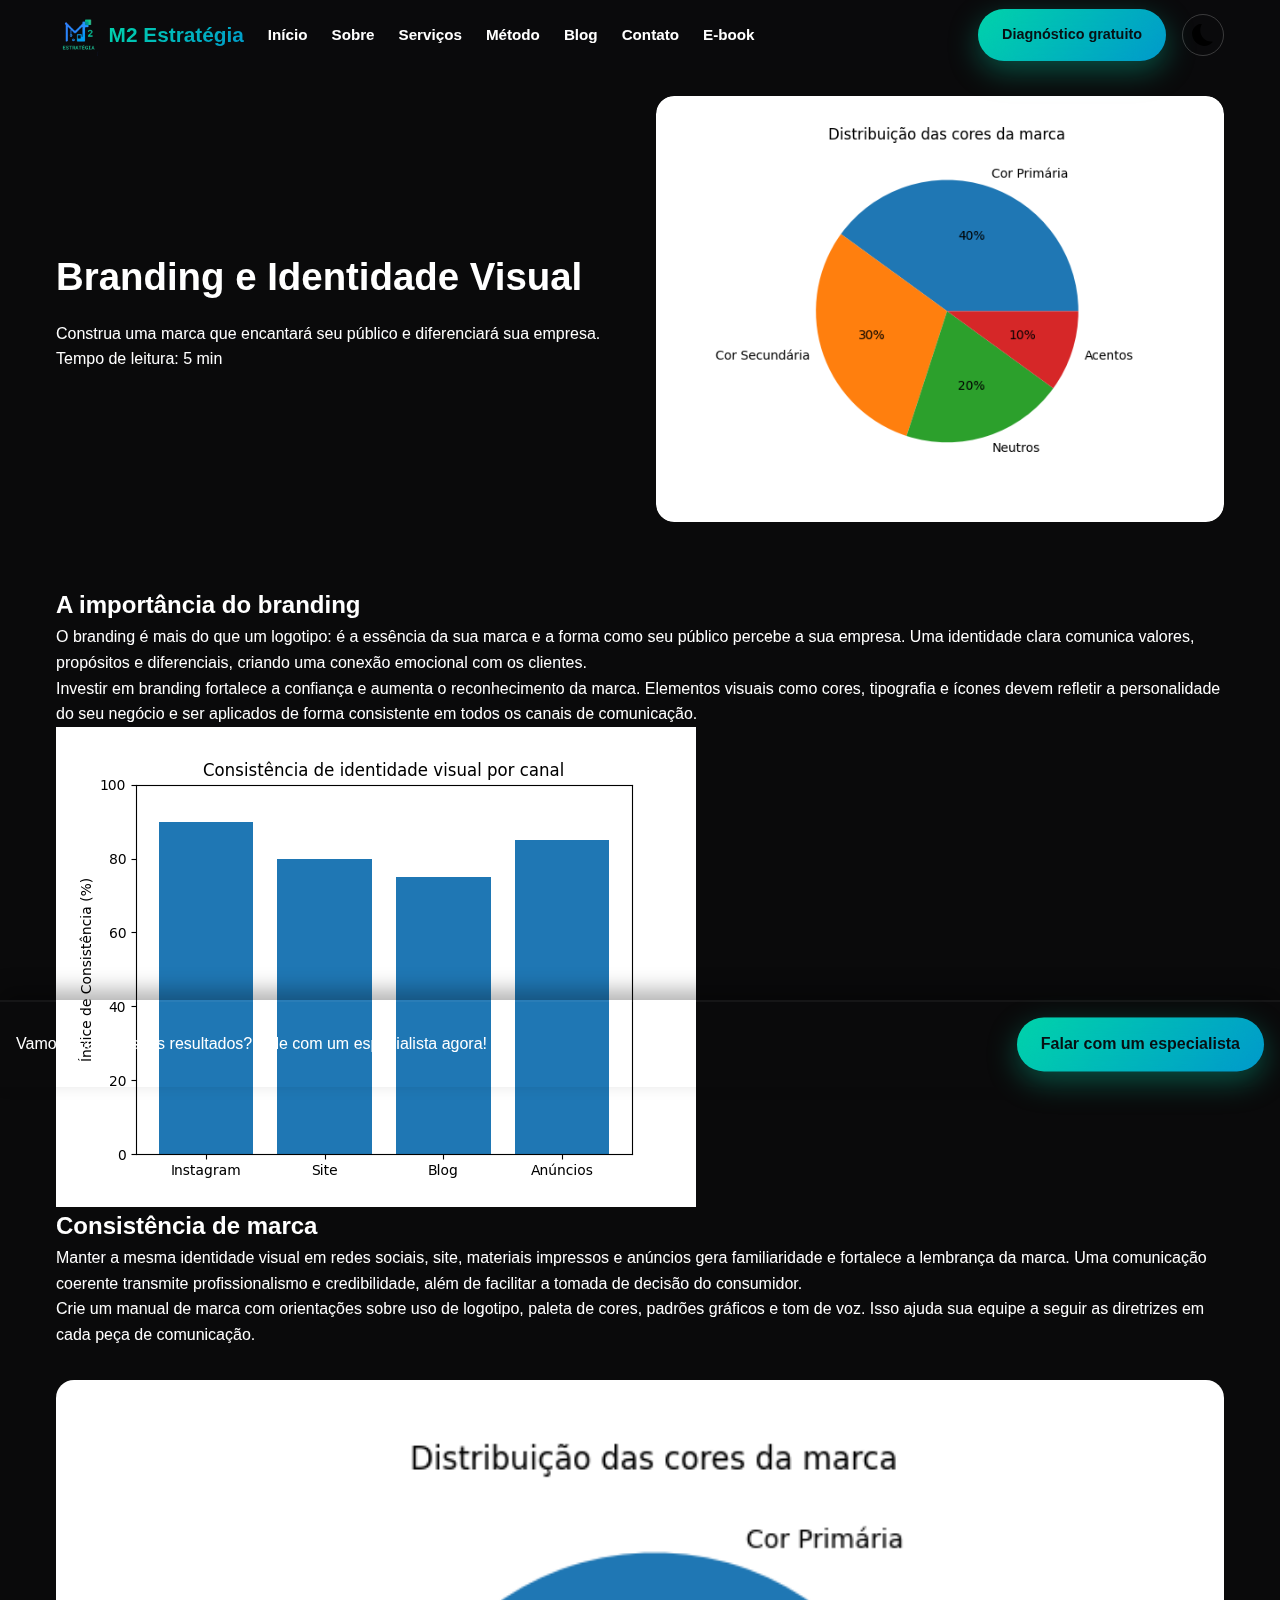
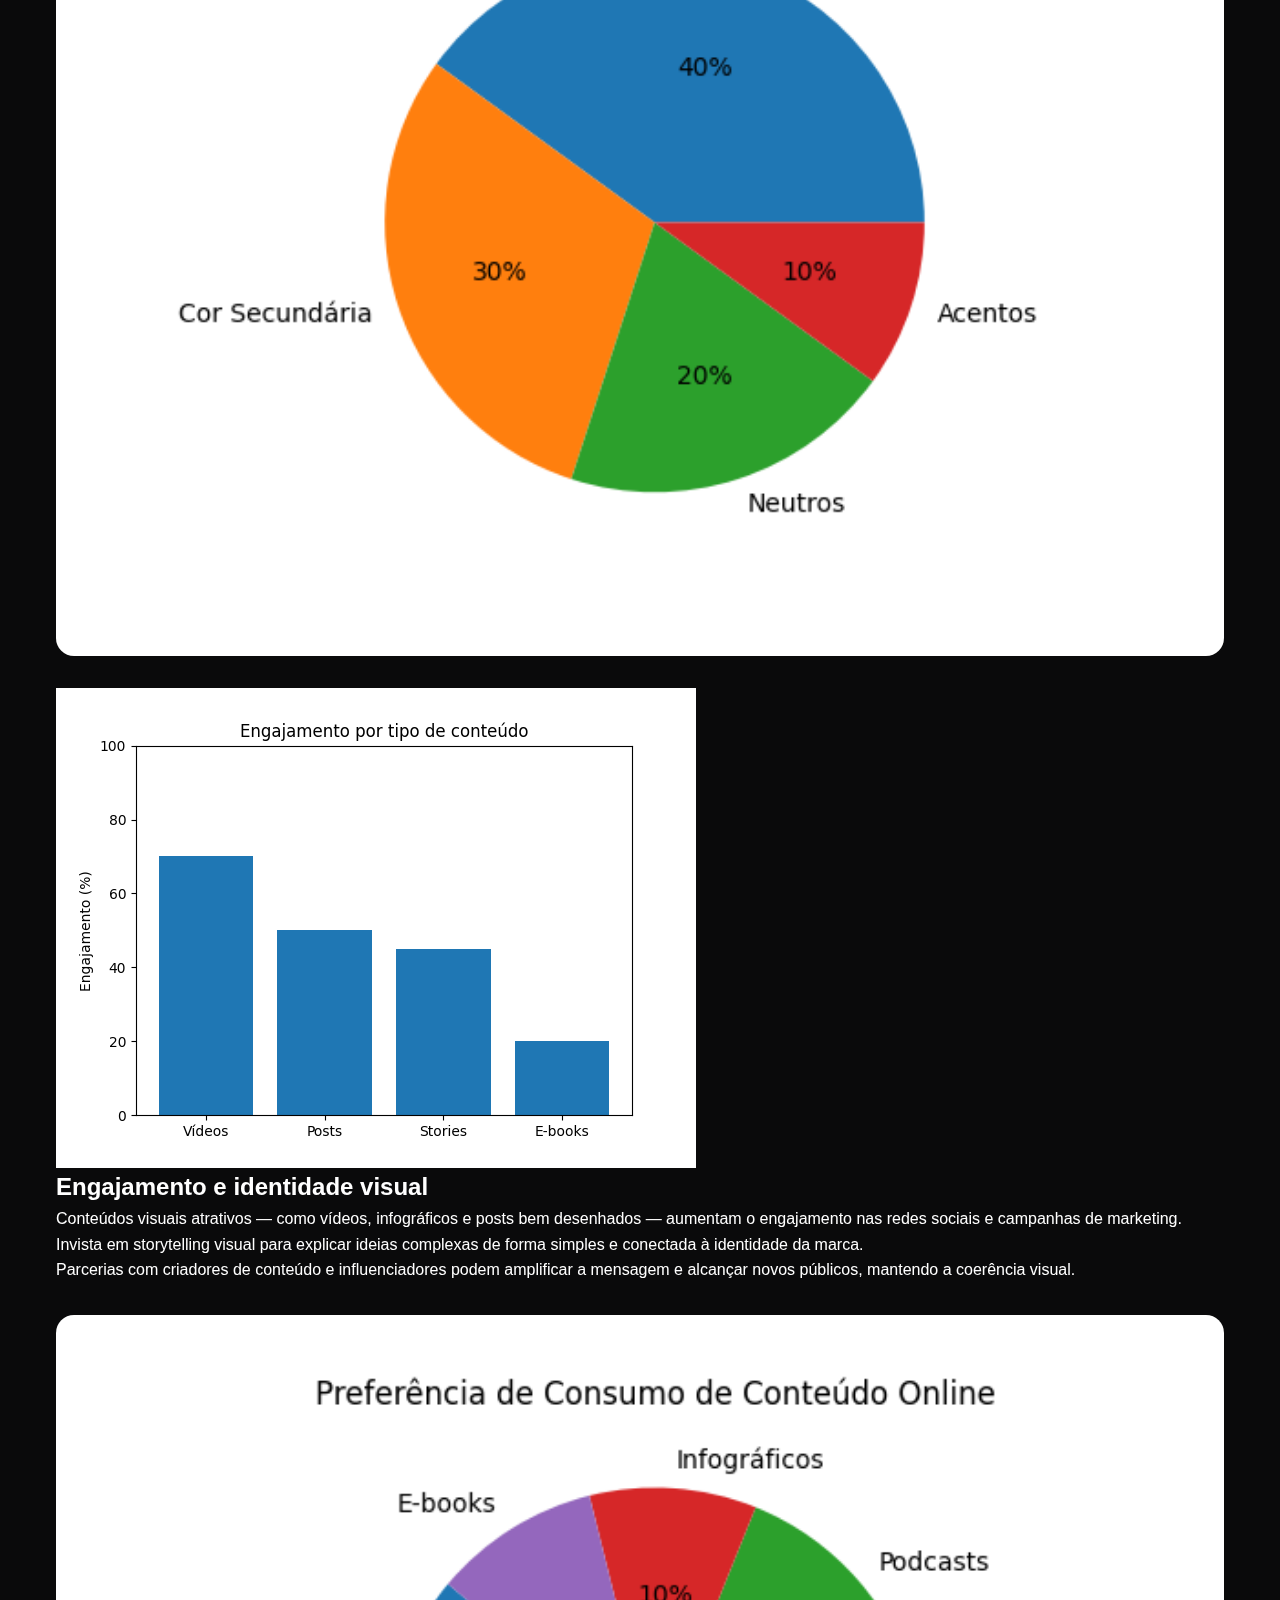
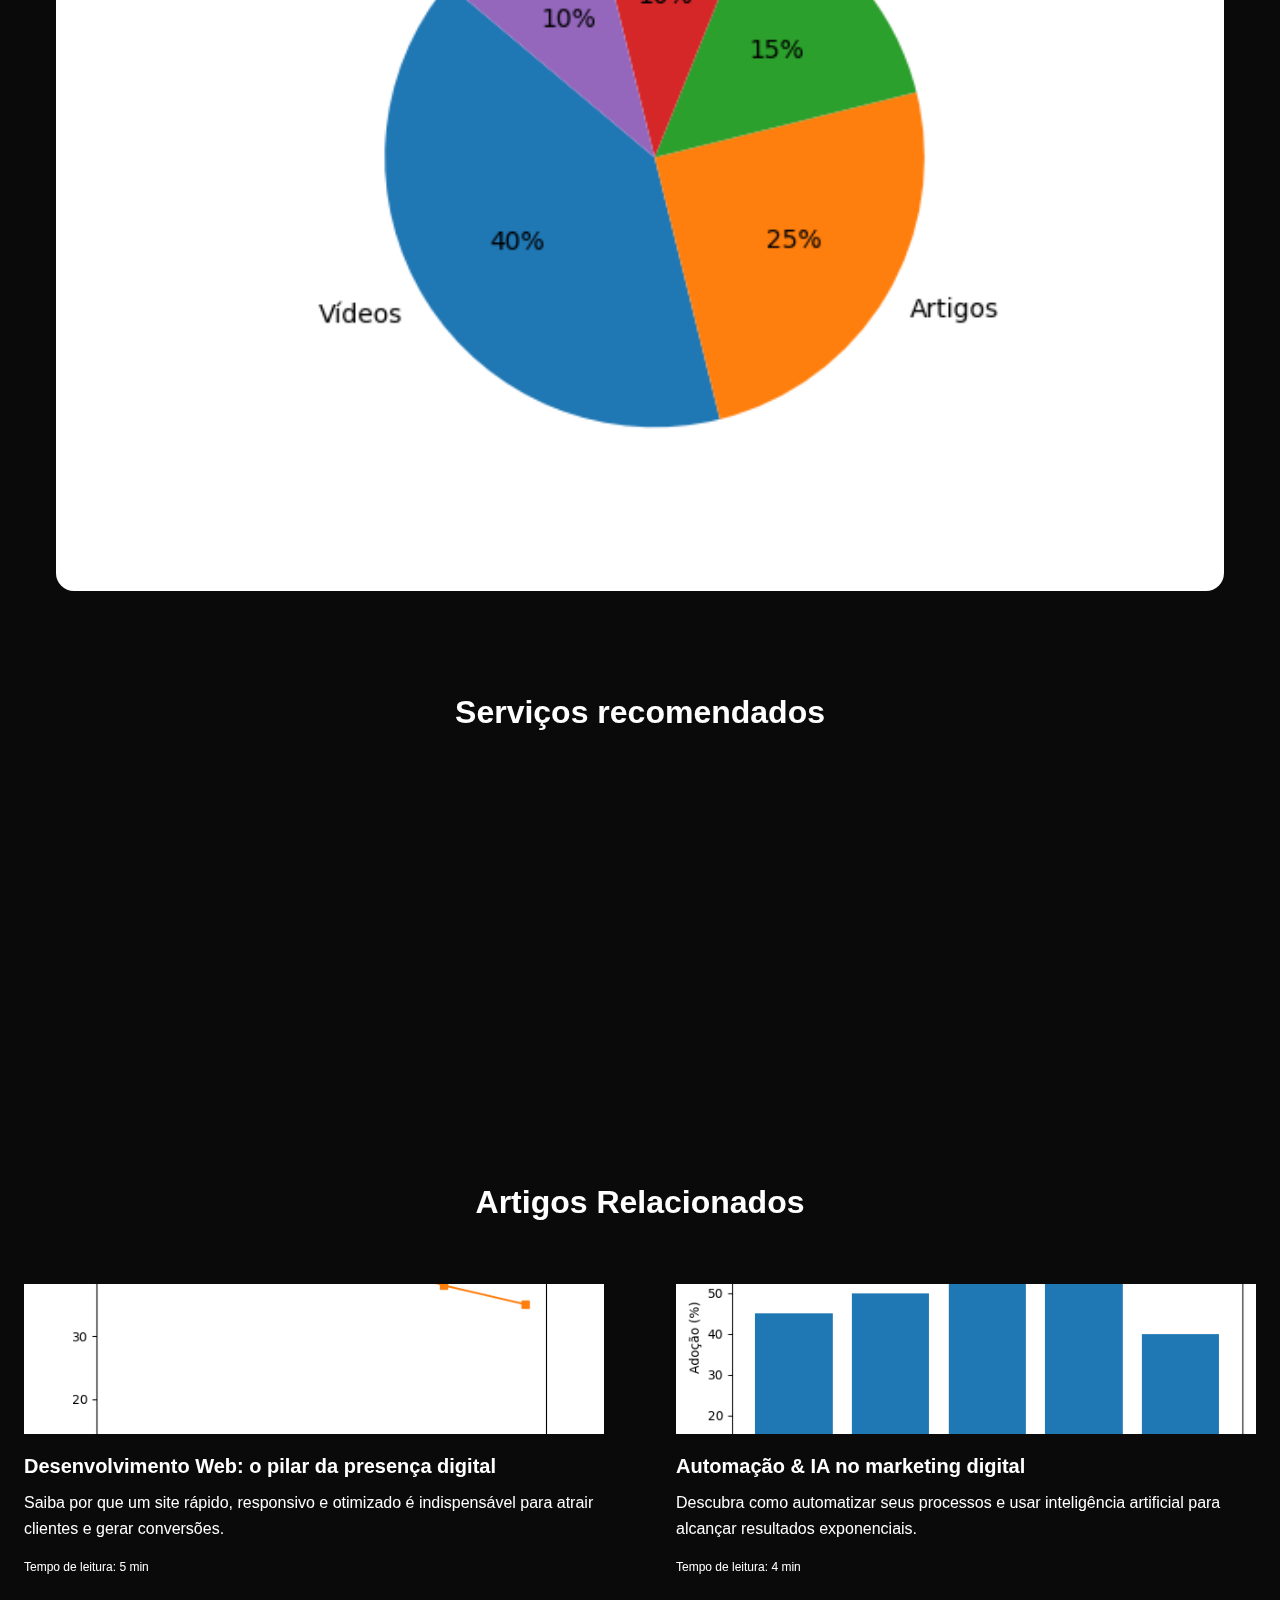
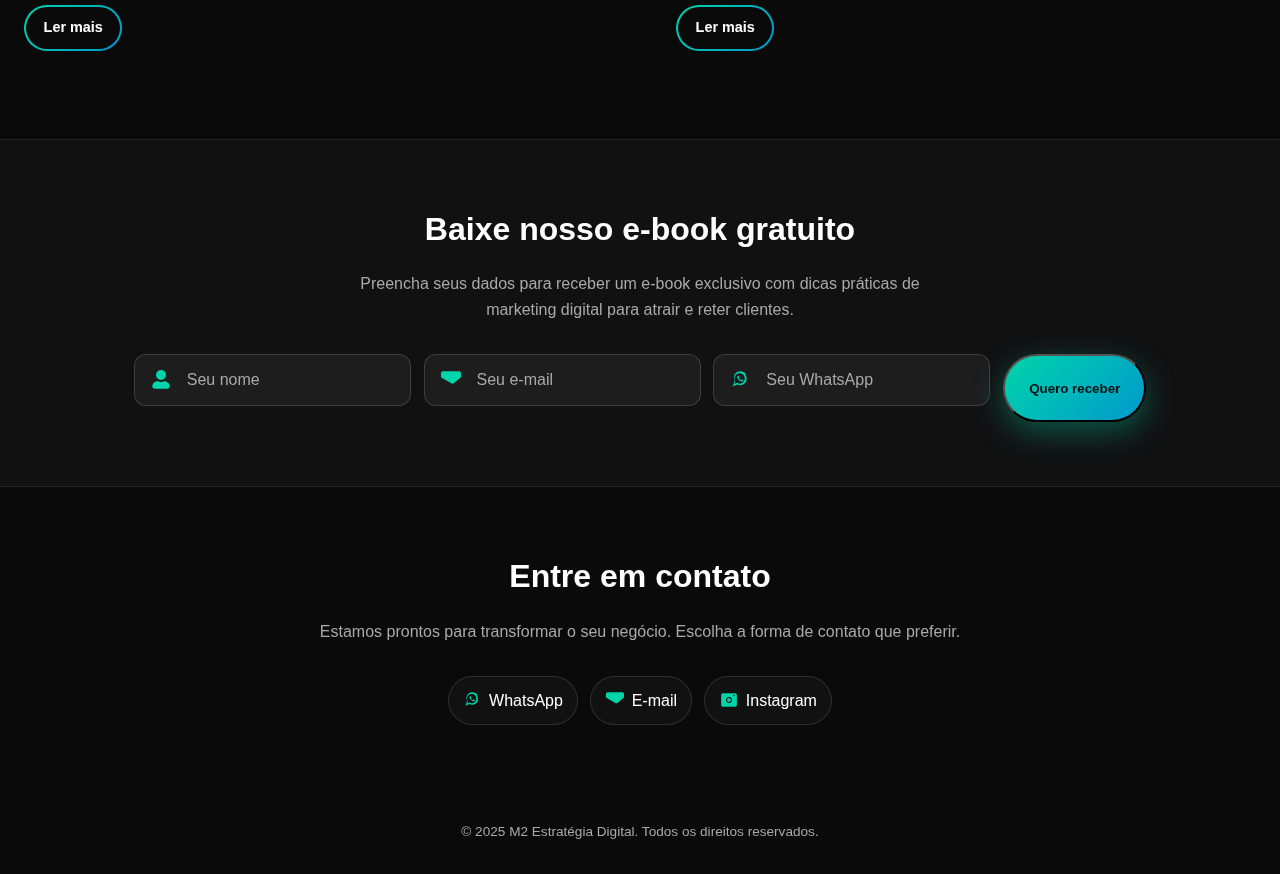
<file: blog/branding-identidade-visual.html>
<!DOCTYPE html>
<html lang="pt-BR">
<head>
  <meta charset="UTF-8">
  <meta name="viewport" content="width=device-width, initial-scale=1.0">
  <title>Branding e Identidade Visual - M2 Estratégia Digital</title>
  <meta name="description" content="Saiba como construir uma marca forte e consistente e por que a identidade visual é essencial para se destacar no mercado." />
  <link rel="stylesheet" href="../assets/css/style.css">
  <link rel="stylesheet" href="https://cdn.jsdelivr.net/npm/aos@next/dist/aos.css">
</head>
<body>
  <!-- Cabeçalho e navegação -->
  <header>
    <div class="container">
      <nav>
        <a href="../index.html#home" class="logo">
          <img src="../assets/img/logo.png" alt="Logotipo M2 Estratégia">
          <span>M2 Estratégia</span>
        </a>
        <ul class="nav-menu">
          <li><a href="../index.html#home">Início</a></li>
          <li><a href="../index.html#sobre">Sobre</a></li>
          <li><a href="../index.html#services">Serviços</a></li>
          <li><a href="../index.html#method">Método</a></li>
          <li><a href="../index.html#blog">Blog</a></li>
          <li><a href="../index.html#contact">Contato</a></li>
          <li><a href="../index.html#newsletter">E‑book</a></li>
        </ul>
        <a href="#" class="btn btn-primary pulse open-quiz nav-cta">Diagnóstico gratuito</a>
        <div class="nav-tools">
          <button class="theme-toggle" aria-label="Alternar tema">
            <svg class="icon-sun" xmlns="http://www.w3.org/2000/svg" viewBox="0 0 512 512" fill="currentColor"><path d="M256 176a80 80 0 1 0 0 160 80 80 0 1 0 0-160zm0-176c17.7 0 32 14.3 32 32V64c0 17.7-14.3 32-32 32s-32-14.3-32-32V32c0-17.7 14.3-32 32-32zm0 448c17.7 0 32 14.3 32 32v32c0 17.7-14.3 32-32 32s-32-14.3-32-32V480c0-17.7 14.3-32 32-32zm256-224c0 17.7-14.3 32-32 32H448c-17.7 0-32-14.3-32-32s14.3-32 32-32h32c17.7 0 32 14.3 32 32zm-448 0c0 17.7-14.3 32-32 32H32c-17.7 0-32-14.3-32-32s14.3-32 32-32h32c17.7 0 32 14.3 32 32zm330.1 150.1c12.5 12.5 12.5 32.8 0 45.3s-32.8 12.5-45.3 0l-22.6-22.6c-12.5-12.5-12.5-32.8 0-45.3s32.8-12.5 45.3 0l22.6 22.6zm-272.2 0c12.5-12.5 32.8-12.5 45.3 0s12.5 32.8 0 45.3l-22.6 22.6c-12.5 12.5-32.8 12.5-45.3 0s-12.5-32.8 0-45.3l22.6-22.6zm272.2-272.2l-22.6 22.6c-12.5 12.5-32.8 12.5-45.3 0s-12.5-32.8 0-45.3l22.6-22.6c12.5-12.5 32.8-12.5 45.3 0s12.5 32.8 0 45.3zm-272.2 0c-12.5-12.5-12.5-32.8 0-45.3s32.8-12.5 45.3 0l22.6 22.6c12.5 12.5 12.5 32.8 0 45.3s-32.8 12.5-45.3 0L111.9 53.9z"/></svg>
            <svg class="icon-moon" xmlns="http://www.w3.org/2000/svg" viewBox="0 0 512 512" fill="currentColor"><path d="M279.135 512c78.52 0 150.056-34.316 199.287-88.754c6.958-7.41-.623-18.725-9.96-17.247C310.19 418.87 192 292.664 192 144.001c0-52.359 13.72-101.443 37.844-144.001c4.411-7.82-2.326-17.27-11.05-15.128C86.017 15.838 0 111.753 0 223.999C0 370.696 126.304 512 279.135 512z"/></svg>
          </button>
          <button class="mobile-toggle" aria-label="Abrir menu">
            <span></span>
            <span></span>
            <span></span>
          </button>
        </div>
      </nav>
    </div>
  </header>

  <!-- Hero da matéria -->
  <section class="article-hero">
    <div class="container article-hero-grid">
      <div class="article-hero-text">
        <h1>Branding e Identidade Visual</h1>
        <p>Construa uma marca que encantará seu público e diferenciará sua empresa.</p>
        <span class="reading-time">Tempo de leitura: 5 min</span>
      </div>
      <div class="article-image">
        <picture>
          <img src="../assets/img/branding_chart1.png" alt="Distribuição de cores da marca" loading="lazy">
        </picture>
      </div>
    </div>
  </section>

  <!-- Conteúdo da matéria -->
  <main class="container article-content">
    <h2>A importância do branding</h2>
    <p>O branding é mais do que um logotipo: é a essência da sua marca e a forma como seu público percebe a sua empresa. Uma identidade clara comunica valores, propósitos e diferenciais, criando uma conexão emocional com os clientes.</p>
    <p>Investir em branding fortalece a confiança e aumenta o reconhecimento da marca. Elementos visuais como cores, tipografia e ícones devem refletir a personalidade do seu negócio e ser aplicados de forma consistente em todos os canais de comunicação.</p>
    <img src="../assets/img/branding_chart2.png" alt="Consistência de identidade por canal" class="article-chart" loading="lazy">

    <h2>Consistência de marca</h2>
    <p>Manter a mesma identidade visual em redes sociais, site, materiais impressos e anúncios gera familiaridade e fortalece a lembrança da marca. Uma comunicação coerente transmite profissionalismo e credibilidade, além de facilitar a tomada de decisão do consumidor.</p>
    <p>Crie um manual de marca com orientações sobre uso de logotipo, paleta de cores, padrões gráficos e tom de voz. Isso ajuda sua equipe a seguir as diretrizes em cada peça de comunicação.</p>
    <!-- Gráfico ilustrando a importância da consistência de marca -->
    <div class="article-image">
      <img src="../assets/img/branding_chart1.png" alt="Importância da consistência de marca" loading="lazy">
    </div>
    <img src="../assets/img/branding_chart3.png" alt="Engajamento por tipo de conteúdo" class="article-chart" loading="lazy">

    <h2>Engajamento e identidade visual</h2>
    <p>Conteúdos visuais atrativos — como vídeos, infográficos e posts bem desenhados — aumentam o engajamento nas redes sociais e campanhas de marketing. Invista em storytelling visual para explicar ideias complexas de forma simples e conectada à identidade da marca.</p>
    <p>Parcerias com criadores de conteúdo e influenciadores podem amplificar a mensagem e alcançar novos públicos, mantendo a coerência visual.</p>
    <!-- Gráfico sobre preferências de consumo de conteúdo e engajamento -->
    <div class="article-image">
      <img src="../assets/img/social_chart2.png" alt="Gráfico de preferências de consumo e engajamento" loading="lazy">
    </div>
  </main>

  <!-- Serviços recomendados -->
  <section class="recommended-services">
    <div class="container">
      <h2>Serviços recomendados</h2>
      <div class="recommended-grid">
        <!-- Serviço recomendado 1: Branding & identidade visual -->
        <div class="bento-item" data-aos="fade-up">
          <div class="bento-icon">
            <svg xmlns="http://www.w3.org/2000/svg" viewBox="0 0 512 512" fill="currentColor"><path d="M416 0H96C60.7 0 32 28.7 32 64v384c0 35.3 28.7 64 64 64h320c35.3 0 64-28.7 64-64V64c0-35.3-28.7-64-64-64zm-208 64h96v128h-96V64zm64 160c53 0 96 43 96 96s-43 96-96 96s-96-43-96-96s43-96 96-96zM96 256c0-53 43-96 96-96h8v64h-8c-17.7 0-32 14.3-32 32s14.3 32 32 32h8v64h-8c-53 0-96-43-96-96zm0 192V64h64v384H96zm320 0h-64V64h64v384z"/></svg>
          </div>
          <h3 class="bento-title">Branding & identidade visual</h3>
          <p class="bento-text">Criação de marcas fortes e consistentes que comunicam autoridade e geram conexão emocional.</p>
          <a href="../index.html#services" class="btn btn-outline btn-card">Conhecer serviço</a>
        </div>
        <!-- Serviço recomendado 2: Estratégia digital integrada -->
        <div class="bento-item" data-aos="fade-up">
          <div class="bento-icon">
            <svg xmlns="http://www.w3.org/2000/svg" viewBox="0 0 512 512" fill="currentColor"><path d="M480 96H32c-17.7 0-32 14.3-32 32v256c0 17.7 14.3 32 32 32h448c17.7 0 32-14.3 32-32V128c0-17.7-14.3-32-32-32zM448 352H64V160h384v192zM240 256h32v32h-32zm0-64h32v32h-32zm64 64h32v32h-32zm-128 0h32v32h-32z"/></svg>
          </div>
          <h3 class="bento-title">Estratégia digital integrada</h3>
          <p class="bento-text">Diagnóstico, planejamento e execução de ações digitais sob medida para o seu negócio.</p>
          <a href="../index.html#services" class="btn btn-outline btn-card">Conhecer serviço</a>
        </div>
      </div>
    </div>
  </section>

  <!-- Artigos Relacionados -->
  <section class="related-posts">
    <h2>Artigos Relacionados</h2>
    <div class="grid">
      <div class="card">
        <picture>
          <source srcset="../assets/img/webdev_chart1.png" type="image/webp">
          <img src="../assets/img/webdev_chart1.png" alt="Desenvolvimento Web" loading="lazy">
        </picture>
        <h3>Desenvolvimento Web: o pilar da presença digital</h3>
        <p>Saiba por que um site rápido, responsivo e otimizado é indispensável para atrair clientes e gerar conversões.</p>
        <span class="reading-time">Tempo de leitura: 5 min</span>
        <a href="desenvolvimento-web.html" class="btn btn-outline btn-card">Ler mais</a>
      </div>
      <div class="card">
        <picture>
          <img src="../assets/img/automation_chart1.png" alt="Automação e IA" loading="lazy">
        </picture>
        <h3>Automação & IA no marketing digital</h3>
        <p>Descubra como automatizar seus processos e usar inteligência artificial para alcançar resultados exponenciais.</p>
        <span class="reading-time">Tempo de leitura: 4 min</span>
        <a href="automacao-ia.html" class="btn btn-outline btn-card">Ler mais</a>
      </div>
    </div>
  </section>

  <!-- Seção de newsletter / captura de leads -->
  <section class="newsletter-section" id="newsletter">
    <div class="container">
      <h2>Baixe nosso e‑book gratuito</h2>
      <p>Preencha seus dados para receber um e‑book exclusivo com dicas práticas de marketing digital para atrair e reter clientes.</p>
      <form id="newsletter-form" class="newsletter-form" action="#" method="post">
        <!-- Nome com ícone -->
        <div class="input-group">
          <span class="input-icon">
            <svg xmlns="http://www.w3.org/2000/svg" viewBox="0 0 448 512" fill="currentColor"><path d="M224 256A128 128 0 1 0 224 0a128 128 0 1 0 0 256zm89.6 32h-11.6c-22.7 10.9-47.9 16-78 16s-55.3-5.1-78-16h-11.6C60.8 288 0 348.8 0 421.3c0 34.7 45.8 58.7 91.2 58.7H356.8c45.4 0 91.2-24 91.2-58.7C448 348.8 387.2 288 313.6 288z"/></svg>
          </span>
          <input type="text" name="name" placeholder="Seu nome" required>
        </div>
        <!-- Email com ícone -->
        <div class="input-group">
          <span class="input-icon">
            <svg xmlns="http://www.w3.org/2000/svg" viewBox="0 0 512 512" fill="currentColor"><path d="M502.3 190.8L327.4 338c-19.3 15.7-46.5 15.7-65.8 0L9.7 190.8C3.9 185.8 0 178.6 0 171.1V80c0-26.5 21.5-48 48-48h416c26.5 0 48 21.5 48 48v91.1c0 7.5-3.9 14.7-9.7 20zM480 128L256 312 32 128V80h448v48z"/></svg>
          </span>
          <input type="email" name="email" placeholder="Seu e‑mail" required>
        </div>
        <!-- WhatsApp com ícone -->
        <div class="input-group">
          <span class="input-icon">
            <svg xmlns="http://www.w3.org/2000/svg" viewBox="0 0 448 512" fill="currentColor"><path d="M380.9 97.1C339.2 55.5 286.5 32 230.7 32c-90.5 0-164 73.5-164 164 0 28.9 7.5 56.9 21.7 81.6L38 420l114-50.4c23.9 13.1 50.7 20 78.2 20h.4c90.6 0 164.3-73.5 164.3-164.1c0-43.8-17.1-85-47.5-115.4zM230.7 349.6c-24.2 0-47.9-6.3-68.6-18.3l-4.9-2.9l-67.6 29.9l14.5-69.1l-2.6-4.3c-12.2-20.5-18.6-44.1-18.6-68.2c0-72.5 59-131.5 131.5-131.5c35.2 0 68.3 13.7 93.2 38.6s38.6 58 38.6 93.2c0 72.5-59 131.5-131.5 131.5zm70.3-97.4c-3.8-1.9-22.4-11-25.8-12.2c-3.5-1.3-6-1.9-8.6 1.9s-9.9 12.2-12.2 14.7s-4.5 2.8-8.3 0.9c-22.7-11.4-37.5-20.5-52.5-46.4c-4-6.9 4-6.5 11.4-21.5c1.3-2.8 .6-5.2-.3-7.1c-.9-1.9-8.6-21-11.8-28.9c-3.1-7.5-6.3-6.5-8.6-6.6c-2.2-.1-4.7-.1-7.3-.1c-2.6 0-6.8 .9-10.3 4.7s-13.5 13.2-13.5 32.2c0 19 13.8 37.4 15.7 40c1.9 2.5 27 41.3 65.4 58c9.1 3.9 16.2 6.2 21.7 8c9.1 2.9 17.4 2.5 24 1.5 7.3-1.1 22.4-9.2 25.6-18.1c3.2-8.9 3.2-16.5 2.3-18.1c-.9-1.6-3.5-2.5-7.3-4.4z"/></svg>
          </span>
          <input type="tel" name="whatsapp" placeholder="Seu WhatsApp" pattern="[0-9]{10,13}" required>
        </div>
        <button type="submit" class="btn btn-primary">Quero receber</button>
      </form>
      <div class="success-message" id="newsletter-success" style="display:none;"></div>
    </div>
  </section>

  <!-- Seção de contato -->
  <section class="contact-section" id="contact">
    <div class="container">
      <h2>Entre em contato</h2>
      <p>Estamos prontos para transformar o seu negócio. Escolha a forma de contato que preferir.</p>
      <div class="socials">
        <a class="chip" href="https://wa.me/5527988643815?text=Ol%C3%A1!%20Vim%20pelo%20site." target="_blank" rel="noopener">
          <svg xmlns="http://www.w3.org/2000/svg" viewBox="0 0 448 512" fill="currentColor"><path d="M380.9 97.1C339.2 55.5 286.5 32 230.7 32c-90.5 0-164 73.5-164 164 0 28.9 7.5 56.9 21.7 81.6L38 420l114-50.4c23.9 13.1 50.7 20 78.2 20h.4c90.6 0 164.3-73.5 164.3-164.1c0-43.8-17.1-85-47.5-115.4zM230.7 349.6c-24.2 0-47.9-6.3-68.6-18.3l-4.9-2.9l-67.6 29.9l14.5-69.1l-2.6-4.3c-12.2-20.5-18.6-44.1-18.6-68.2c0-72.5 59-131.5 131.5-131.5c35.2 0 68.3 13.7 93.2 38.6s38.6 58 38.6 93.2c0 72.5-59 131.5-131.5 131.5zm70.3-97.4c-3.8-1.9-22.4-11-25.8-12.2c-3.5-1.3-6-1.9-8.6 1.9s-9.9 12.2-12.2 14.7s-4.5 2.8-8.3 0.9c-22.7-11.4-37.5-20.5-52.5-46.4c-4-6.9 4-6.5 11.4-21.5c1.3-2.8 .6-5.2-.3-7.1c-.9-1.9-8.6-21-11.8-28.9c-3.1-7.5-6.3-6.5-8.6-6.6c-2.2-.1-4.7-.1-7.3-.1c-2.6 0-6.8 .9-10.3 4.7s-13.5 13.2-13.5 32.2c0 19 13.8 37.4 15.7 40c1.9 2.5 27 41.3 65.4 58c9.1 3.9 16.2 6.2 21.7 8c9.1 2.9 17.4 2.5 24 1.5 7.3-1.1 22.4-9.2 25.6-18.1c3.2-8.9 3.2-16.5 2.3-18.1c-.9-1.6-3.5-2.5-7.3-4.4z"/></svg>
          WhatsApp
        </a>
        <a class="chip" href="mailto:contato@m2estrategiadigital.com.br">
          <svg xmlns="http://www.w3.org/2000/svg" viewBox="0 0 512 512" fill="currentColor"><path d="M502.3 190.8L327.4 338c-19.3 15.7-46.5 15.7-65.8 0L9.7 190.8C3.9 185.8 0 178.6 0 171.1V80c0-26.5 21.5-48 48-48h416c26.5 0 48 21.5 48 48v91.1c0 7.5-3.9 14.7-9.7 20zM480 128L256 312 32 128V80h448v48z"/></svg>
          E‑mail
        </a>
        <a class="chip" href="https://instagram.com/m2estrategia" target="_blank" rel="noopener">
          <svg xmlns="http://www.w3.org/2000/svg" viewBox="0 0 448 512" fill="currentColor"><path d="M224 202.66A53.34 53.34 0 1 0 277.34 256 53.38 53.38 0 0 0 224 202.66ZM398.8 64H49.2A49.23 49.23 0 0 0 0 113.8v285.4A49.23 49.23 0 0 0 49.2 448h349.6A49.23 49.23 0 0 0 448 399.2V113.8A49.23 49.23 0 0 0 398.8 64ZM224 338a82 82 0 1 1 82-82 82 82 0 0 1-82 82Zm142-191.6a19.8 19.8 0 1 1 19.8-19.8 19.8 19.8 0 0 1-19.8 19.8Z"/></svg>
          Instagram
        </a>
      </div>
    </div>
  </section>

  <!-- Footer -->
  <footer>
    <div class="container">
      <p>© 2025 M2 Estratégia Digital. Todos os direitos reservados.</p>
    </div>
  </footer>

  <!-- Sticky CTA bar -->
  <div class="sticky-cta-bar">
    <span class="sticky-cta-text">Vamos acelerar seus resultados? Fale com um especialista agora!</span>
    <a href="../index.html#contact" class="btn btn-primary pulse">Falar com um especialista</a>
  </div>

  <!-- Interactive quiz overlay -->
  <div class="quiz-overlay" id="quiz-overlay">
    <div class="quiz-container">
      <button class="quiz-close" aria-label="Fechar">&times;</button>
      <!-- Step 1 -->
      <div class="quiz-step" data-step="1">
        <h3>Tamanho da empresa</h3>
        <div class="quiz-options">
          <button class="quiz-option" data-value="micro">Microempresa</button>
          <button class="quiz-option" data-value="pequena">Pequena</button>
          <button class="quiz-option" data-value="media">Média</button>
          <button class="quiz-option" data-value="grande">Grande</button>
        </div>
        <div class="quiz-nav">
          <button class="btn btn-ghost quiz-next">Próximo</button>
        </div>
      </div>
      <!-- Step 2 -->
      <div class="quiz-step" data-step="2" style="display:none;">
        <h3>Principal objetivo</h3>
        <div class="quiz-options">
          <button class="quiz-option" data-value="vendas">Aumentar vendas</button>
          <button class="quiz-option" data-value="leads">Gerar leads</button>
          <button class="quiz-option" data-value="branding">Fortalecer marca</button>
          <button class="quiz-option" data-value="engajamento">Engajamento</button>
        </div>
        <div class="quiz-nav">
          <button class="btn btn-ghost quiz-prev">Voltar</button>
          <button class="btn btn-ghost quiz-next">Próximo</button>
        </div>
      </div>
      <!-- Step 3 -->
      <div class="quiz-step" data-step="3" style="display:none;">
        <h3>Resultado</h3>
        <p id="quiz-result-text"></p>
        <div class="quiz-nav">
          <button class="btn btn-ghost quiz-prev">Voltar</button>
          <button class="btn btn-ghost quiz-next">Continuar</button>
        </div>
      </div>
      <!-- Step 4 -->
      <div class="quiz-step" data-step="4" style="display:none;">
        <h3>Receba um relatório personalizado</h3>
        <form id="quiz-form">
          <input type="text" id="quiz-name" placeholder="Seu nome" required>
          <input type="email" id="quiz-email" placeholder="Seu email" required>
          <input type="tel" id="quiz-whatsapp" placeholder="Seu WhatsApp (opcional)">
          <button type="submit" class="btn btn-primary">Enviar</button>
        </form>
        <div id="quiz-thank-you" style="display:none;">
          <p>Obrigado! Clique no botão abaixo para baixar seu relatório personalizado.</p>
          <!-- O href será definido dinamicamente via getEbookPath() no script -->
          <a href="#" class="btn btn-outline" download>Baixar e‑book</a>
        </div>
        <div class="quiz-nav">
          <button class="btn btn-ghost quiz-prev">Voltar</button>
        </div>
      </div>
    </div>
  </div>

  <!-- ROI calculator overlay -->
  <div class="roi-overlay" id="roi-overlay">
    <div class="roi-container">
      <button class="roi-close" aria-label="Fechar">&times;</button>
      <div class="roi-step" data-step="1">
        <h3>Dados de receita</h3>
        <div class="roi-field">
          <label for="roi-investment">Investimento em marketing (R$)</label>
          <input type="number" id="roi-investment" placeholder="Digite o valor investido" required>
        </div>
        <div class="roi-field">
          <label for="roi-revenue">Receita gerada (R$)</label>
          <input type="number" id="roi-revenue" placeholder="Digite a receita gerada" required>
        </div>
        <div class="roi-nav">
          <button class="btn btn-ghost roi-next">Próximo</button>
        </div>
      </div>
      <div class="roi-step" data-step="2" style="display:none;">
        <h3>Resultados</h3>
        <p id="roi-results"></p>
        <div class="roi-nav">
          <button class="btn btn-ghost roi-prev">Voltar</button>
          <button class="btn btn-ghost roi-next">Continuar</button>
        </div>
      </div>
      <div class="roi-step" data-step="3" style="display:none;">
        <h3>Receba um relatório personalizado</h3>
        <form class="roi-form">
          <!-- Nome com ícone -->
          <div class="input-group">
            <span class="input-icon">
              <svg xmlns="http://www.w3.org/2000/svg" viewBox="0 0 448 512" fill="currentColor"><path d="M224 256A128 128 0 1 0 224 0a128 128 0 1 0 0 256zm89.6 32h-11.6c-22.7 10.9-47.9 16-78 16s-55.3-5.1-78-16h-11.6C60.8 288 0 348.8 0 421.3c0 34.7 45.8 58.7 91.2 58.7H356.8c45.4 0 91.2-24 91.2-58.7C448 348.8 387.2 288 313.6 288z"/></svg>
            </span>
            <input type="text" id="roi-name" placeholder="Seu nome" required>
          </div>
          <!-- Email com ícone -->
          <div class="input-group">
            <span class="input-icon">
              <svg xmlns="http://www.w3.org/2000/svg" viewBox="0 0 512 512" fill="currentColor"><path d="M502.3 190.8L327.4 338c-19.3 15.7-46.5 15.7-65.8 0L9.7 190.8C3.9 185.8 0 178.6 0 171.1V80c0-26.5 21.5-48 48-48h416c26.5 0 48 21.5 48 48v91.1c0 7.5-3.9 14.7-9.7 20zM480 128L256 312 32 128V80h448v48z"/></svg>
            </span>
            <input type="email" id="roi-email" placeholder="Seu e‑mail" required>
          </div>
          <!-- WhatsApp com ícone -->
          <div class="input-group">
            <span class="input-icon">
              <svg xmlns="http://www.w3.org/2000/svg" viewBox="0 0 448 512" fill="currentColor"><path d="M380.9 97.1C339.2 55.5 286.5 32 230.7 32c-90.5 0-164 73.5-164 164 0 28.9 7.5 56.9 21.7 81.6L38 420l114-50.4c23.9 13.1 50.7 20 78.2 20h.4c90.6 0 164.3-73.5 164.3-164.1c0-43.8-17.1-85-47.5-115.4zM230.7 349.6c-24.2 0-47.9-6.3-68.6-18.3l-4.9-2.9l-67.6 29.9l14.5-69.1l-2.6-4.3c-12.2-20.5-18.6-44.1-18.6-68.2c0-72.5 59-131.5 131.5-131.5c35.2 0 68.3 13.7 93.2 38.6s38.6 58 38.6 93.2c0 72.5-59 131.5-131.5 131.5zm70.3-97.4c-3.8-1.9-22.4-11-25.8-12.2c-3.5-1.3-6-1.9-8.6 1.9s-9.9 12.2-12.2 14.7s-4.5 2.8-8.3 0.9c-22.7-11.4-37.5-20.5-52.5-46.4c-4-6.9 4-6.5 11.4-21.5c1.3-2.8 .6-5.2-.3-7.1c-.9-1.9-8.6-21-11.8-28.9c-3.1-7.5-6.3-6.5-8.6-6.6c-2.2-.1-4.7-.1-7.3-.1c-2.6 0-6.8 .9-10.3 4.7s-13.5 13.2-13.5 32.2c0 19 13.8 37.4 15.7 40c1.9 2.5 27 41.3 65.4 58c9.1 3.9 16.2 6.2 21.7 8c9.1 2.9 17.4 2.5 24 1.5 7.3-1.1 22.4-9.2 25.6-18.1c3.2-8.9 3.2-16.5 2.3-18.1c-.9-1.6-3.5-2.5-7.3-4.4z"/></svg>
            </span>
            <input type="tel" id="roi-whatsapp" placeholder="Seu WhatsApp" pattern="[0-9]{10,13}" required>
          </div>
          <button type="submit" class="btn btn-primary">Enviar</button>
        </form>
        <div class="roi-thanks" style="display:none;">
          <p>Obrigado! Agora você pode baixar nosso e‑book exclusivo.</p>
        </div>
        <div class="roi-nav">
          <button class="btn btn-ghost roi-prev">Voltar</button>
        </div>
      </div>
    </div>
  </div>

  <!-- Case study overlay -->
  <div class="case-overlay" id="case-overlay">
    <div class="case-container">
      <button class="case-close" aria-label="Fechar">&times;</button>
      <!-- Case content 1 -->
      <div class="case-content" data-case="1">
        <h3>Case TechNova</h3>
        <p><strong>Desafio:</strong> Escalar vendas e aumentar o ROI sem elevar o investimento em marketing.</p>
        <p><strong>Solução:</strong> Campanhas de anúncios altamente segmentadas e automação do funil de vendas.</p>
        <p><strong>Resultados:</strong> +200% em leads qualificados e ROI 3,5x maior em 6 meses.</p>
      </div>
      <!-- Case content 2 -->
      <div class="case-content" data-case="2">
        <h3>Case Loja X</h3>
        <p><strong>Desafio:</strong> Dobrar a base de clientes mantendo o mesmo orçamento de mídia.</p>
        <p><strong>Solução:</strong> Otimização das campanhas de tráfego pago e conteúdo focado em conversão.</p>
        <p><strong>Resultados:</strong> Base de clientes duplicada e redução no custo por aquisição.</p>
      </div>
      <!-- Case content 3 -->
      <div class="case-content" data-case="3">
        <h3>Case StartApp</h3>
        <p><strong>Desafio:</strong> Lançar um novo aplicativo e conquistar tração no mercado competitivo.</p>
        <p><strong>Solução:</strong> Implementação de marketing 360°, branding forte e automação de aquisição.</p>
        <p><strong>Resultados:</strong> +400% de downloads e alto engajamento em 3 meses.</p>
      </div>
    </div>
  </div>

  <script src="../assets/js/script.js"></script>
  <script src="https://cdn.jsdelivr.net/npm/aos@next/dist/aos.js"></script>
  <script>
    AOS.init({ once: true, duration: 700, easing: 'ease-out-cubic' });
  </script>
</body>
</html>
</file>
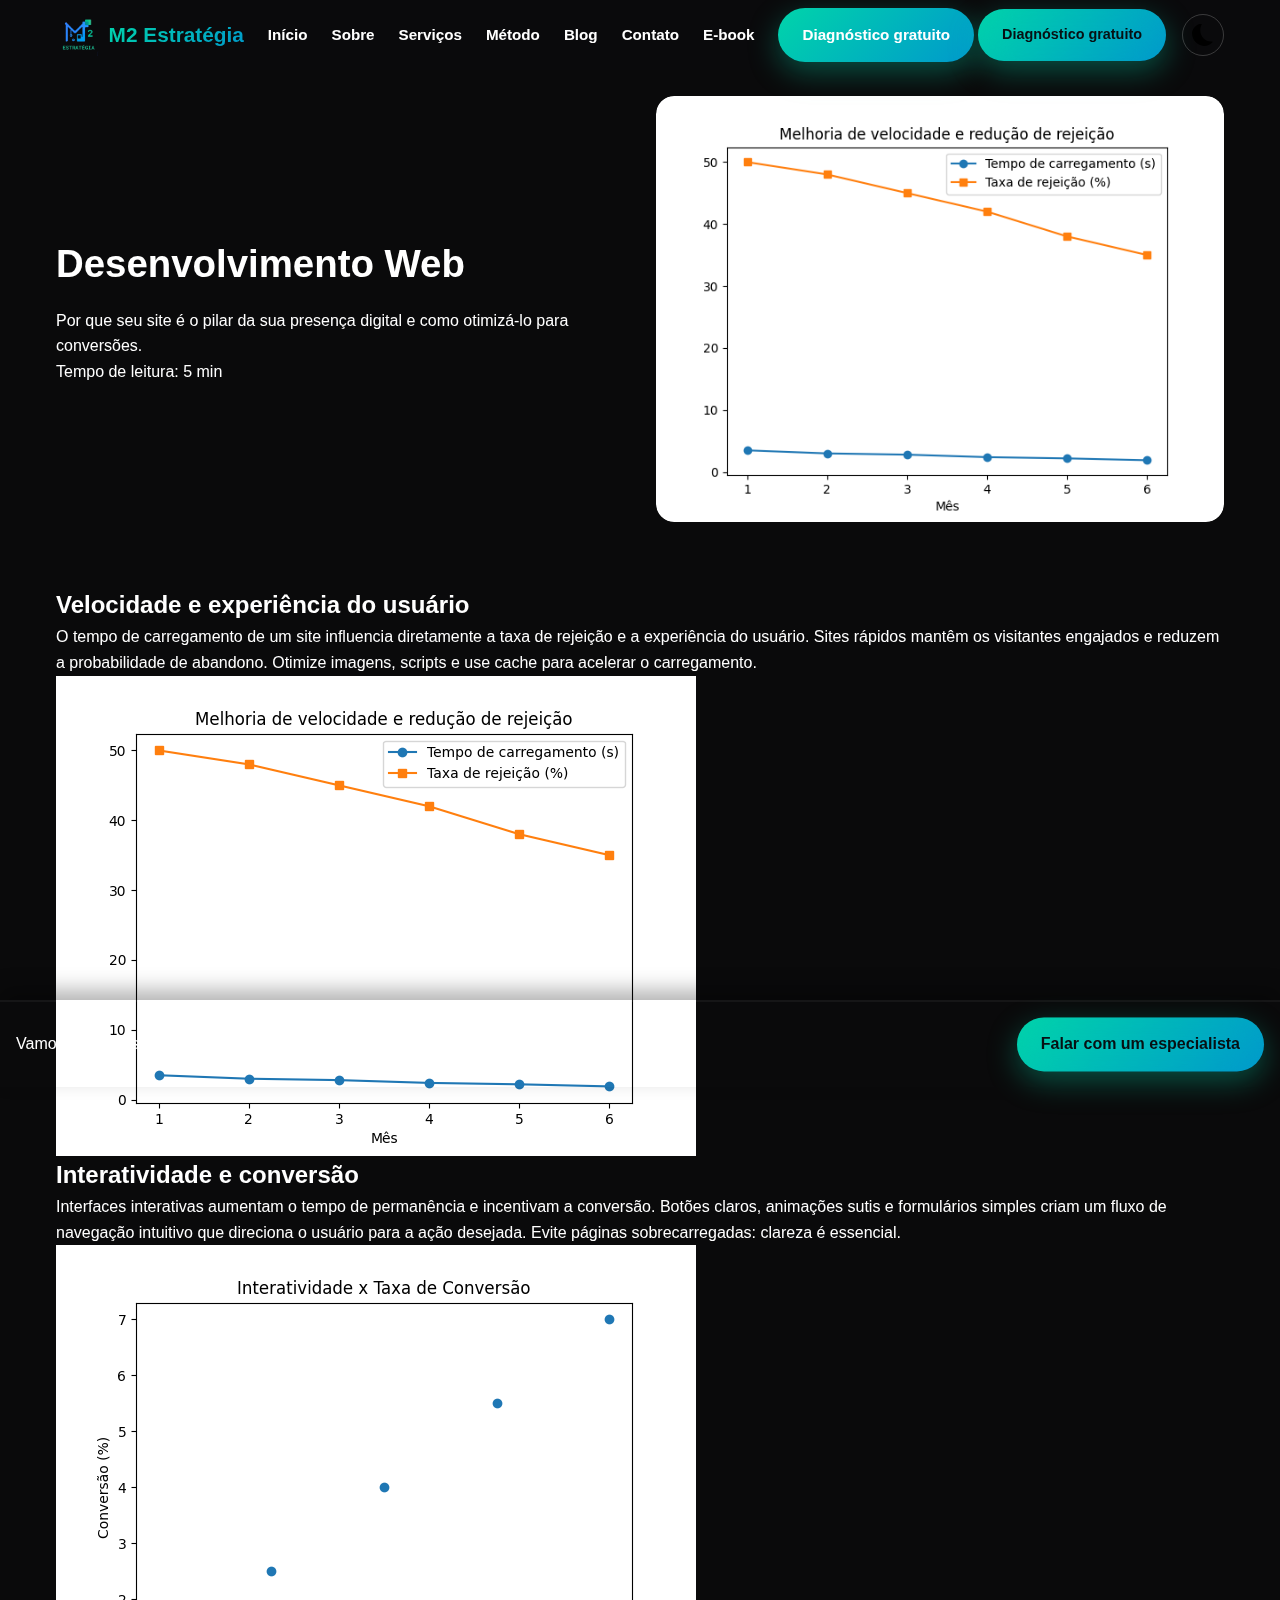
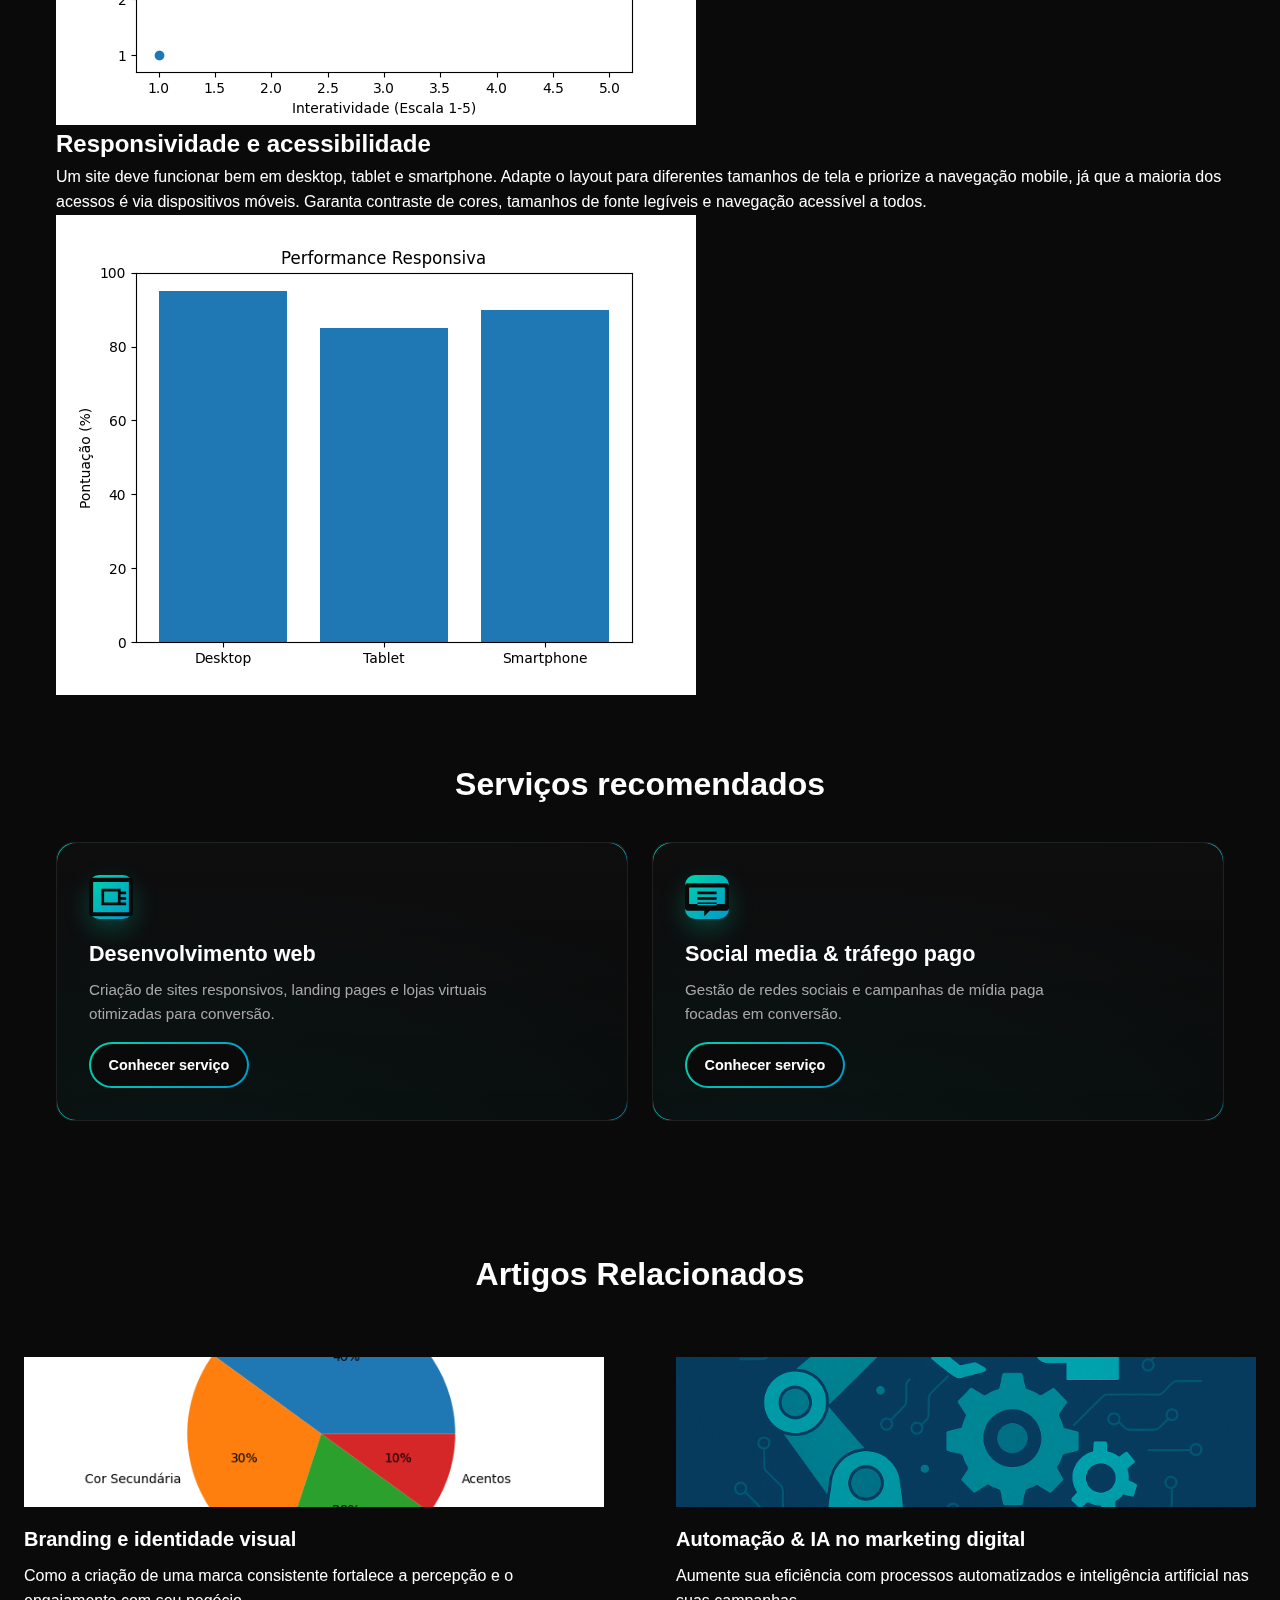
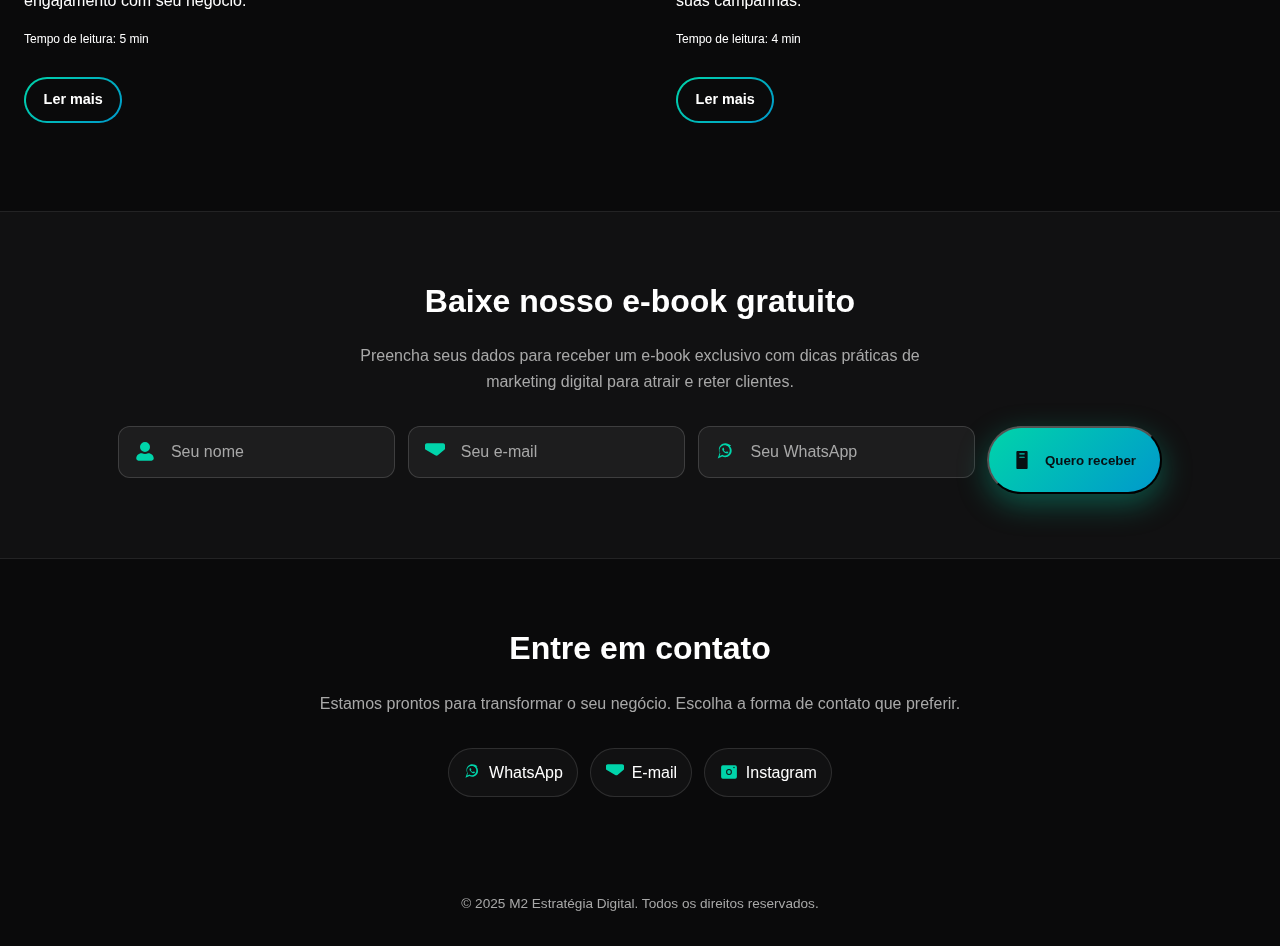
<file: blog/desenvolvimento-web.html>
<!DOCTYPE html>
<html lang="pt-BR">
<head>
  <meta charset="UTF-8">
  <meta name="viewport" content="width=device-width, initial-scale=1.0">
  <title>Desenvolvimento Web - M2 Estratégia Digital</title>
  <meta name="description" content="Descubra como um site rápido, responsivo e otimizado é a base da sua presença digital e fator decisivo para conversões." />
  <link rel="stylesheet" href="../assets/css/style.css">
  <link rel="stylesheet" href="https://cdn.jsdelivr.net/npm/aos@next/dist/aos.css">
</head>
<body>
  <!-- Cabeçalho e navegação -->
  <header>
    <div class="container">
      <nav>
        <a href="../index.html#home" class="logo">
          <img src="../assets/img/logo.png" alt="Logotipo M2 Estratégia">
          <span>M2 Estratégia</span>
        </a>
        <ul class="nav-menu">
          <li><a href="../index.html#home">Início</a></li>
          <li><a href="../index.html#sobre">Sobre</a></li>
          <li><a href="../index.html#services">Serviços</a></li>
          <li><a href="../index.html#method">Método</a></li>
          <li><a href="../index.html#blog">Blog</a></li>
          <li><a href="../index.html#contact">Contato</a></li>
          <li><a href="../index.html#newsletter">E‑book</a></li>
          <!-- CTA specifically for mobile: positioned after the last menu item -->
          <li class="nav-menu-cta"><a href="#" class="btn btn-primary open-quiz">Diagnóstico gratuito</a></li>
        </ul>
        <a href="#" class="btn btn-primary pulse open-quiz nav-cta">Diagnóstico gratuito</a>
        <div class="nav-tools">
          <button class="theme-toggle" aria-label="Alternar tema">
            <svg class="icon-sun" xmlns="http://www.w3.org/2000/svg" viewBox="0 0 512 512" fill="currentColor"><path d="M256 176a80 80 0 1 0 0 160 80 80 0 1 0 0-160zm0-176c17.7 0 32 14.3 32 32V64c0 17.7-14.3 32-32 32s-32-14.3-32-32V32c0-17.7 14.3-32 32-32zm0 448c17.7 0 32 14.3 32 32v32c0 17.7-14.3 32-32 32s-32-14.3-32-32V480c0-17.7 14.3-32 32-32zm256-224c0 17.7-14.3 32-32 32H448c-17.7 0-32-14.3-32-32s14.3-32 32-32h32c17.7 0 32 14.3 32 32zm-448 0c0 17.7-14.3 32-32 32H32c-17.7 0-32-14.3-32-32s14.3-32 32-32h32c17.7 0 32 14.3 32 32zm330.1 150.1c12.5 12.5 12.5 32.8 0 45.3s-32.8 12.5-45.3 0l-22.6-22.6c-12.5-12.5-12.5-32.8 0-45.3s32.8-12.5 45.3 0l22.6 22.6zm-272.2 0c12.5-12.5 32.8-12.5 45.3 0s12.5 32.8 0 45.3l-22.6 22.6c-12.5 12.5-32.8 12.5-45.3 0s-12.5-32.8 0-45.3l22.6-22.6zm272.2-272.2l-22.6 22.6c-12.5 12.5-32.8 12.5-45.3 0s-12.5-32.8 0-45.3l22.6-22.6c12.5-12.5 32.8-12.5 45.3 0s12.5 32.8 0 45.3zm-272.2 0c-12.5-12.5-12.5-32.8 0-45.3s32.8-12.5 45.3 0l22.6 22.6c12.5 12.5 12.5 32.8 0 45.3s-32.8 12.5-45.3 0L111.9 53.9z"/></svg>
            <svg class="icon-moon" xmlns="http://www.w3.org/2000/svg" viewBox="0 0 512 512" fill="currentColor"><path d="M279.135 512c78.52 0 150.056-34.316 199.287-88.754c6.958-7.41-.623-18.725-9.96-17.247C310.19 418.87 192 292.664 192 144.001c0-52.359 13.72-101.443 37.844-144.001c4.411-7.82-2.326-17.27-11.05-15.128C86.017 15.838 0 111.753 0 223.999C0 370.696 126.304 512 279.135 512z"/></svg>
          </button>
          <button class="mobile-toggle" aria-label="Abrir menu">
            <span></span>
            <span></span>
            <span></span>
          </button>
        </div>
      </nav>
    </div>
  </header>

  <!-- Hero da matéria -->
  <section class="article-hero">
    <div class="container article-hero-grid">
      <div class="article-hero-text">
        <h1>Desenvolvimento Web</h1>
        <p>Por que seu site é o pilar da sua presença digital e como otimizá-lo para conversões.</p>
        <span class="reading-time">Tempo de leitura: 5 min</span>
      </div>
      <div class="article-image">
        <picture>
          <img src="../assets/img/webdev_chart1.png" alt="Melhoria de velocidade e redução de rejeição" loading="lazy">
        </picture>
      </div>
    </div>
  </section>

  <!-- Conteúdo da matéria -->
  <main class="container article-content">
    <h2>Velocidade e experiência do usuário</h2>
    <p>O tempo de carregamento de um site influencia diretamente a taxa de rejeição e a experiência do usuário. Sites rápidos mantêm os visitantes engajados e reduzem a probabilidade de abandono. Otimize imagens, scripts e use cache para acelerar o carregamento.</p>
    <img src="../assets/img/webdev_chart1.png" alt="Melhoria de velocidade e redução de rejeição" class="article-chart" loading="lazy">

    <h2>Interatividade e conversão</h2>
    <p>Interfaces interativas aumentam o tempo de permanência e incentivam a conversão. Botões claros, animações sutis e formulários simples criam um fluxo de navegação intuitivo que direciona o usuário para a ação desejada. Evite páginas sobrecarregadas: clareza é essencial.</p>
    <img src="../assets/img/webdev_chart2.png" alt="Interatividade x taxa de conversão" class="article-chart" loading="lazy">

    <h2>Responsividade e acessibilidade</h2>
    <p>Um site deve funcionar bem em desktop, tablet e smartphone. Adapte o layout para diferentes tamanhos de tela e priorize a navegação mobile, já que a maioria dos acessos é via dispositivos móveis. Garanta contraste de cores, tamanhos de fonte legíveis e navegação acessível a todos.</p>
    <img src="../assets/img/webdev_chart3.png" alt="Performance responsiva" class="article-chart" loading="lazy">
  </main>

  <!-- Serviços recomendados -->
  <section class="recommended-services">
    <div class="container">
      <h2>Serviços recomendados</h2>
      <div class="recommended-grid">
        <!-- Serviço recomendado 1: Desenvolvimento web -->
        <div class="bento-item" data-aos="fade-up">
          <div class="bento-icon">
            <svg xmlns="http://www.w3.org/2000/svg" viewBox="0 0 512 512" fill="currentColor"><path d="M480 32H32C14.3 32 0 46.3 0 64v384c0 17.7 14.3 32 32 32h448c17.7 0 32-14.3 32-32V64c0-17.7-14.3-32-32-32zm-16 400H48V80h416v352zM144 160h224v192H144V160zm32 32v128h160V192H176zm256 0h-64v32h64v-32zm0 64h-64v32h64v-32zm0 64h-64v32h64v-32z"/></svg>
          </div>
          <h3 class="bento-title">Desenvolvimento web</h3>
          <p class="bento-text">Criação de sites responsivos, landing pages e lojas virtuais otimizadas para conversão.</p>
          <a href="../index.html#services" class="btn btn-outline btn-card">Conhecer serviço</a>
        </div>
        <!-- Serviço recomendado 2: Social media & tráfego pago -->
        <div class="bento-item" data-aos="fade-up">
          <div class="bento-icon">
            <svg xmlns="http://www.w3.org/2000/svg" viewBox="0 0 512 512" fill="currentColor"><path d="M480 96H32C14.3 96 0 110.3 0 128v256c0 17.7 14.3 32 32 32h192v64l64-64h192c17.7 0 32-14.3 32-32V128c0-17.7-14.3-32-32-32zm-16 240H48V144h416v192zM144 192h224v32H144v-32zm0 64h224v32H144v-32zm0 64h224v32H144v-32z"/></svg>
          </div>
          <h3 class="bento-title">Social media & tráfego pago</h3>
          <p class="bento-text">Gestão de redes sociais e campanhas de mídia paga focadas em conversão.</p>
          <a href="../index.html#services" class="btn btn-outline btn-card">Conhecer serviço</a>
        </div>
      </div>
    </div>
  </section>

  <!-- Artigos Relacionados -->
  <section class="related-posts">
    <h2>Artigos Relacionados</h2>
    <div class="grid">
      <div class="card">
        <picture>
          <img src="../assets/img/branding_chart1.png" alt="Branding e identidade" loading="lazy">
        </picture>
        <h3>Branding e identidade visual</h3>
        <p>Como a criação de uma marca consistente fortalece a percepção e o engajamento com seu negócio.</p>
        <span class="reading-time">Tempo de leitura: 5 min</span>
        <a href="branding-identidade-visual.html" class="btn btn-outline btn-card">Ler mais</a>
      </div>
      <div class="card">
        <picture>
          <img src="../assets/img/automation-illustration.png" alt="Automação e IA" loading="lazy">
        </picture>
        <h3>Automação & IA no marketing digital</h3>
        <p>Aumente sua eficiência com processos automatizados e inteligência artificial nas suas campanhas.</p>
        <span class="reading-time">Tempo de leitura: 4 min</span>
        <a href="automacao-ia.html" class="btn btn-outline btn-card">Ler mais</a>
      </div>
    </div>
  </section>

  <!-- Seção de newsletter / captura de leads -->
  <section class="newsletter-section" id="newsletter">
    <div class="container">
      <h2>Baixe nosso e‑book gratuito</h2>
      <p>Preencha seus dados para receber um e‑book exclusivo com dicas práticas de marketing digital para atrair e reter clientes.</p>
      <form id="newsletter-form" class="newsletter-form" action="#" method="post">
        <!-- Nome com ícone -->
        <div class="input-group">
          <span class="input-icon">
            <!-- Ícone de usuário -->
            <svg xmlns="http://www.w3.org/2000/svg" viewBox="0 0 448 512" fill="currentColor"><path d="M224 256A128 128 0 1 0 224 0a128 128 0 1 0 0 256zm89.6 32h-11.6c-22.7 10.9-47.9 16-78 16s-55.3-5.1-78-16h-11.6C60.8 288 0 348.8 0 421.3c0 34.7 45.8 58.7 91.2 58.7H356.8c45.4 0 91.2-24 91.2-58.7C448 348.8 387.2 288 313.6 288z"/></svg>
          </span>
          <input type="text" name="name" placeholder="Seu nome" required>
        </div>
        <!-- Email com ícone -->
        <div class="input-group">
          <span class="input-icon">
            <!-- Ícone de e‑mail -->
            <svg xmlns="http://www.w3.org/2000/svg" viewBox="0 0 512 512" fill="currentColor"><path d="M502.3 190.8L327.4 338c-19.3 15.7-46.5 15.7-65.8 0L9.7 190.8C3.9 185.8 0 178.6 0 171.1V80c0-26.5 21.5-48 48-48h416c26.5 0 48 21.5 48 48v91.1c0 7.5-3.9 14.7-9.7 20zM480 128L256 312 32 128V80h448v48z"/></svg>
          </span>
          <input type="email" name="email" placeholder="Seu e‑mail" required>
        </div>
        <!-- WhatsApp com ícone -->
        <div class="input-group">
          <span class="input-icon">
            <!-- Ícone de WhatsApp -->
            <svg xmlns="http://www.w3.org/2000/svg" viewBox="0 0 448 512" fill="currentColor"><path d="M380.9 97.1C339.2 55.5 286.5 32 230.7 32c-90.5 0-164 73.5-164 164 0 28.9 7.5 56.9 21.7 81.6L38 420l114-50.4c23.9 13.1 50.7 20 78.2 20h.4c90.6 0 164.3-73.5 164.3-164.1c0-43.8-17.1-85-47.5-115.4zM230.7 349.6c-24.2 0-47.9-6.3-68.6-18.3l-4.9-2.9l-67.6 29.9l14.5-69.1l-2.6-4.3c-12.2-20.5-18.6-44.1-18.6-68.2c0-72.5 59-131.5 131.5-131.5c35.2 0 68.3 13.7 93.2 38.6s38.6 58 38.6 93.2c0 72.5-59 131.5-131.5 131.5zm70.3-97.4c-3.8-1.9-22.4-11-25.8-12.2c-3.5-1.3-6-1.9-8.6 1.9s-9.9 12.2-12.2 14.7s-4.5 2.8-8.3 0.9c-22.7-11.4-37.5-20.5-52.5-46.4c-4-6.9 4-6.5 11.4-21.5c1.3-2.8 .6-5.2-.3-7.1c-.9-1.9-8.6-21-11.8-28.9c-3.1-7.5-6.3-6.5-8.6-6.6c-2.2-.1-4.7-.1-7.3-.1c-2.6 0-6.8 .9-10.3 4.7s-13.5 13.2-13.5 32.2c0 19 13.8 37.4 15.7 40c1.9 2.5 27 41.3 65.4 58c9.1 3.9 16.2 6.2 21.7 8c9.1 2.9 17.4 2.5 24 1.5 7.3-1.1 22.4-9.2 25.6-18.1c3.2-8.9 3.2-16.5 2.3-18.1c-.9-1.6-3.5-2.5-7.3-4.4z"/></svg>
          </span>
          <input type="tel" name="whatsapp" placeholder="Seu WhatsApp" pattern="[0-9]{10,13}" required>
        </div>
        <button type="submit" class="btn btn-primary">
          <svg xmlns="http://www.w3.org/2000/svg" viewBox="0 0 512 512" fill="currentColor"><path d="M128 0c-17.7 0-32 14.3-32 32v448c0 17.7 14.3 32 32 32h256c17.7 0 32-14.3 32-32V32c0-17.7-14.3-32-32-32H128zm64 64h128c8.8 0 16 7.2 16 16s-7.2 16-16 16H192c-8.8 0-16-7.2-16-16s7.2-16 16-16zm0 96h128c8.8 0 16 7.2 16 16s-7.2 16-16 16H192c-8.8 0-16-7.2-16-16s7.2-16 16-16z"/></svg>
          Quero receber
        </button>
      </form>
      <div class="success-message" id="newsletter-success" style="display:none;"></div>
    </div>
  </section>

  <!-- Seção de contato -->
  <section class="contact-section" id="contact">
    <div class="container">
      <h2>Entre em contato</h2>
      <p>Estamos prontos para transformar o seu negócio. Escolha a forma de contato que preferir.</p>
      <div class="socials">
        <a class="chip" href="https://wa.me/5527988643815?text=Ol%C3%A1!%20Vim%20pelo%20site." target="_blank" rel="noopener">
          <svg xmlns="http://www.w3.org/2000/svg" viewBox="0 0 448 512" fill="currentColor"><path d="M380.9 97.1C339.2 55.5 286.5 32 230.7 32c-90.5 0-164 73.5-164 164 0 28.9 7.5 56.9 21.7 81.6L38 420l114-50.4c23.9 13.1 50.7 20 78.2 20h.4c90.6 0 164.3-73.5 164.3-164.1c0-43.8-17.1-85-47.5-115.4zM230.7 349.6c-24.2 0-47.9-6.3-68.6-18.3l-4.9-2.9l-67.6 29.9l14.5-69.1l-2.6-4.3c-12.2-20.5-18.6-44.1-18.6-68.2c0-72.5 59-131.5 131.5-131.5c35.2 0 68.3 13.7 93.2 38.6s38.6 58 38.6 93.2c0 72.5-59 131.5-131.5 131.5zm70.3-97.4c-3.8-1.9-22.4-11-25.8-12.2c-3.5-1.3-6-1.9-8.6 1.9s-9.9 12.2-12.2 14.7s-4.5 2.8-8.3 0.9c-22.7-11.4-37.5-20.5-52.5-46.4c-4-6.9 4-6.5 11.4-21.5c1.3-2.8 .6-5.2-.3-7.1c-.9-1.9-8.6-21-11.8-28.9c-3.1-7.5-6.3-6.5-8.6-6.6c-2.2-.1-4.7-.1-7.3-.1c-2.6 0-6.8 .9-10.3 4.7s-13.5 13.2-13.5 32.2c0 19 13.8 37.4 15.7 40c1.9 2.5 27 41.3 65.4 58c9.1 3.9 16.2 6.2 21.7 8c9.1 2.9 17.4 2.5 24 1.5 7.3-1.1 22.4-9.2 25.6-18.1c3.2-8.9 3.2-16.5 2.3-18.1c-.9-1.6-3.5-2.5-7.3-4.4z"/></svg>
          WhatsApp
        </a>
        <a class="chip" href="mailto:contato@m2estrategiadigital.com.br">
          <svg xmlns="http://www.w3.org/2000/svg" viewBox="0 0 512 512" fill="currentColor"><path d="M502.3 190.8L327.4 338c-19.3 15.7-46.5 15.7-65.8 0L9.7 190.8C3.9 185.8 0 178.6 0 171.1V80c0-26.5 21.5-48 48-48h416c26.5 0 48 21.5 48 48v91.1c0 7.5-3.9 14.7-9.7 20zM480 128L256 312 32 128V80h448v48z"/></svg>
          E‑mail
        </a>
        <a class="chip" href="https://instagram.com/m2estrategia" target="_blank" rel="noopener">
          <svg xmlns="http://www.w3.org/2000/svg" viewBox="0 0 448 512" fill="currentColor"><path d="M224 202.66A53.34 53.34 0 1 0 277.34 256 53.38 53.38 0 0 0 224 202.66ZM398.8 64H49.2A49.23 49.23 0 0 0 0 113.8v285.4A49.23 49.23 0 0 0 49.2 448h349.6A49.23 49.23 0 0 0 448 399.2V113.8A49.23 49.23 0 0 0 398.8 64ZM224 338a82 82 0 1 1 82-82 82 82 0 0 1-82 82Zm142-191.6a19.8 19.8 0 1 1 19.8-19.8 19.8 19.8 0 0 1-19.8 19.8Z"/></svg>
          Instagram
        </a>
      </div>
    </div>
  </section>

  <!-- Footer -->
  <footer>
    <div class="container">
      <p>© 2025 M2 Estratégia Digital. Todos os direitos reservados.</p>
    </div>
  </footer>

  <!-- Sticky CTA bar -->
  <div class="sticky-cta-bar">
    <span class="sticky-cta-text">Vamos acelerar seus resultados? Fale com um especialista agora!</span>
    <a href="../index.html#contact" class="btn btn-primary pulse">Falar com um especialista</a>
  </div>

  <!-- Interactive quiz overlay -->
  <div class="quiz-overlay" id="quiz-overlay">
    <div class="quiz-container">
      <button class="quiz-close" aria-label="Fechar">&times;</button>
      <!-- Step 1 -->
      <div class="quiz-step" data-step="1">
        <h3>Tamanho da empresa</h3>
        <div class="quiz-options">
          <button class="quiz-option" data-value="micro">Microempresa</button>
          <button class="quiz-option" data-value="pequena">Pequena</button>
          <button class="quiz-option" data-value="media">Média</button>
          <button class="quiz-option" data-value="grande">Grande</button>
        </div>
        <div class="quiz-nav">
          <button class="btn btn-ghost quiz-next">Próximo</button>
        </div>
      </div>
      <!-- Step 2 -->
      <div class="quiz-step" data-step="2" style="display:none;">
        <h3>Principal objetivo</h3>
        <div class="quiz-options">
          <button class="quiz-option" data-value="vendas">Aumentar vendas</button>
          <button class="quiz-option" data-value="leads">Gerar leads</button>
          <button class="quiz-option" data-value="branding">Fortalecer marca</button>
          <button class="quiz-option" data-value="engajamento">Engajamento</button>
        </div>
        <div class="quiz-nav">
          <button class="btn btn-ghost quiz-prev">Voltar</button>
          <button class="btn btn-ghost quiz-next">Próximo</button>
        </div>
      </div>
      <!-- Step 3 -->
      <div class="quiz-step" data-step="3" style="display:none;">
        <h3>Resultado</h3>
        <p id="quiz-result-text"></p>
        <div class="quiz-nav">
          <button class="btn btn-ghost quiz-prev">Voltar</button>
          <button class="btn btn-ghost quiz-next">Continuar</button>
        </div>
      </div>
      <!-- Step 4 -->
      <div class="quiz-step" data-step="4" style="display:none;">
        <h3>Receba um relatório personalizado</h3>
        <form id="quiz-form">
          <input type="text" id="quiz-name" placeholder="Seu nome" required>
          <input type="email" id="quiz-email" placeholder="Seu email" required>
          <input type="tel" id="quiz-whatsapp" placeholder="Seu WhatsApp (opcional)">
          <button type="submit" class="btn btn-primary">Enviar</button>
        </form>
        <div id="quiz-thank-you" style="display:none;">
          <p>Obrigado! Clique no botão abaixo para baixar seu relatório personalizado.</p>
          <!-- O href será definido dinamicamente via getEbookPath() no script -->
          <a href="#" class="btn btn-outline" download>Baixar e‑book</a>
        </div>
        <div class="quiz-nav">
          <button class="btn btn-ghost quiz-prev">Voltar</button>
        </div>
      </div>
    </div>
  </div>

  <!-- ROI calculator overlay -->
  <div class="roi-overlay" id="roi-overlay">
    <div class="roi-container">
      <button class="roi-close" aria-label="Fechar">&times;</button>
      <div class="roi-step" data-step="1">
        <h3>Dados de receita</h3>
        <div class="roi-field">
          <label for="roi-investment">Investimento em marketing (R$)</label>
          <input type="number" id="roi-investment" placeholder="Digite o valor investido" required>
        </div>
        <div class="roi-field">
          <label for="roi-revenue">Receita gerada (R$)</label>
          <input type="number" id="roi-revenue" placeholder="Digite a receita gerada" required>
        </div>
        <div class="roi-nav">
          <button class="btn btn-ghost roi-next">Próximo</button>
        </div>
      </div>
      <div class="roi-step" data-step="2" style="display:none;">
        <h3>Resultados</h3>
        <p id="roi-results"></p>
        <div class="roi-nav">
          <button class="btn btn-ghost roi-prev">Voltar</button>
          <button class="btn btn-ghost roi-next">Continuar</button>
        </div>
      </div>
      <div class="roi-step" data-step="3" style="display:none;">
        <h3>Receba um relatório personalizado</h3>
        <form class="roi-form">
          <!-- Nome com ícone -->
          <div class="input-group">
            <span class="input-icon">
              <svg xmlns="http://www.w3.org/2000/svg" viewBox="0 0 448 512" fill="currentColor"><path d="M224 256A128 128 0 1 0 224 0a128 128 0 1 0 0 256zm89.6 32h-11.6c-22.7 10.9-47.9 16-78 16s-55.3-5.1-78-16h-11.6C60.8 288 0 348.8 0 421.3c0 34.7 45.8 58.7 91.2 58.7H356.8c45.4 0 91.2-24 91.2-58.7C448 348.8 387.2 288 313.6 288z"/></svg>
            </span>
            <input type="text" id="roi-name" placeholder="Seu nome" required>
          </div>
          <!-- Email com ícone -->
          <div class="input-group">
            <span class="input-icon">
              <svg xmlns="http://www.w3.org/2000/svg" viewBox="0 0 512 512" fill="currentColor"><path d="M502.3 190.8L327.4 338c-19.3 15.7-46.5 15.7-65.8 0L9.7 190.8C3.9 185.8 0 178.6 0 171.1V80c0-26.5 21.5-48 48-48h416c26.5 0 48 21.5 48 48v91.1c0 7.5-3.9 14.7-9.7 20zM480 128L256 312 32 128V80h448v48z"/></svg>
            </span>
            <input type="email" id="roi-email" placeholder="Seu e‑mail" required>
          </div>
          <!-- WhatsApp com ícone -->
          <div class="input-group">
            <span class="input-icon">
              <svg xmlns="http://www.w3.org/2000/svg" viewBox="0 0 448 512" fill="currentColor"><path d="M380.9 97.1C339.2 55.5 286.5 32 230.7 32c-90.5 0-164 73.5-164 164 0 28.9 7.5 56.9 21.7 81.6L38 420l114-50.4c23.9 13.1 50.7 20 78.2 20h.4c90.6 0 164.3-73.5 164.3-164.1c0-43.8-17.1-85-47.5-115.4zM230.7 349.6c-24.2 0-47.9-6.3-68.6-18.3l-4.9-2.9l-67.6 29.9l14.5-69.1l-2.6-4.3c-12.2-20.5-18.6-44.1-18.6-68.2c0-72.5 59-131.5 131.5-131.5c35.2 0 68.3 13.7 93.2 38.6s38.6 58 38.6 93.2c0 72.5-59 131.5-131.5 131.5zm70.3-97.4c-3.8-1.9-22.4-11-25.8-12.2c-3.5-1.3-6-1.9-8.6 1.9s-9.9 12.2-12.2 14.7s-4.5 2.8-8.3 0.9c-22.7-11.4-37.5-20.5-52.5-46.4c-4-6.9 4-6.5 11.4-21.5c1.3-2.8 .6-5.2-.3-7.1c-.9-1.9-8.6-21-11.8-28.9c-3.1-7.5-6.3-6.5-8.6-6.6c-2.2-.1-4.7-.1-7.3-.1c-2.6 0-6.8 .9-10.3 4.7s-13.5 13.2-13.5 32.2c0 19 13.8 37.4 15.7 40c1.9 2.5 27 41.3 65.4 58c9.1 3.9 16.2 6.2 21.7 8c9.1 2.9 17.4 2.5 24 1.5 7.3-1.1 22.4-9.2 25.6-18.1c3.2-8.9 3.2-16.5 2.3-18.1c-.9-1.6-3.5-2.5-7.3-4.4z"/></svg>
            </span>
            <input type="tel" id="roi-whatsapp" placeholder="Seu WhatsApp" pattern="[0-9]{10,13}" required>
          </div>
          <button type="submit" class="btn btn-primary">Enviar</button>
        </form>
        <div class="roi-thanks" style="display:none;">
          <p>Obrigado! Agora você pode baixar nosso e‑book exclusivo.</p>
        </div>
        <div class="roi-nav">
          <button class="btn btn-ghost roi-prev">Voltar</button>
        </div>
      </div>
    </div>
  </div>

  <!-- Case study overlay -->
  <div class="case-overlay" id="case-overlay">
    <div class="case-container">
      <button class="case-close" aria-label="Fechar">&times;</button>
      <div class="case-content" data-case="1">
        <h3>Case TechNova</h3>
        <p><strong>Desafio:</strong> Escalar vendas e aumentar o ROI sem elevar o investimento em marketing.</p>
        <p><strong>Solução:</strong> Campanhas de anúncios altamente segmentadas e automação do funil de vendas.</p>
        <p><strong>Resultados:</strong> +200% em leads qualificados e ROI 3,5x maior em 6 meses.</p>
      </div>
      <div class="case-content" data-case="2">
        <h3>Case Loja X</h3>
        <p><strong>Desafio:</strong> Dobrar a base de clientes mantendo o mesmo orçamento de mídia.</p>
        <p><strong>Solução:</strong> Otimização das campanhas de tráfego pago e conteúdo focado em conversão.</p>
        <p><strong>Resultados:</strong> Base de clientes duplicada e redução no custo por aquisição.</p>
      </div>
      <div class="case-content" data-case="3">
        <h3>Case StartApp</h3>
        <p><strong>Desafio:</strong> Lançar um novo aplicativo e conquistar tração no mercado competitivo.</p>
        <p><strong>Solução:</strong> Implementação de marketing 360°, branding forte e automação de aquisição.</p>
        <p><strong>Resultados:</strong> +400% de downloads e alto engajamento em 3 meses.</p>
      </div>
    </div>
  </div>

  <script src="../assets/js/script.js"></script>
  <script src="https://cdn.jsdelivr.net/npm/aos@next/dist/aos.js"></script>
  <script>
    AOS.init({ once: true, duration: 700, easing: 'ease-out-cubic' });
  </script>
</body>
</html>
</file>
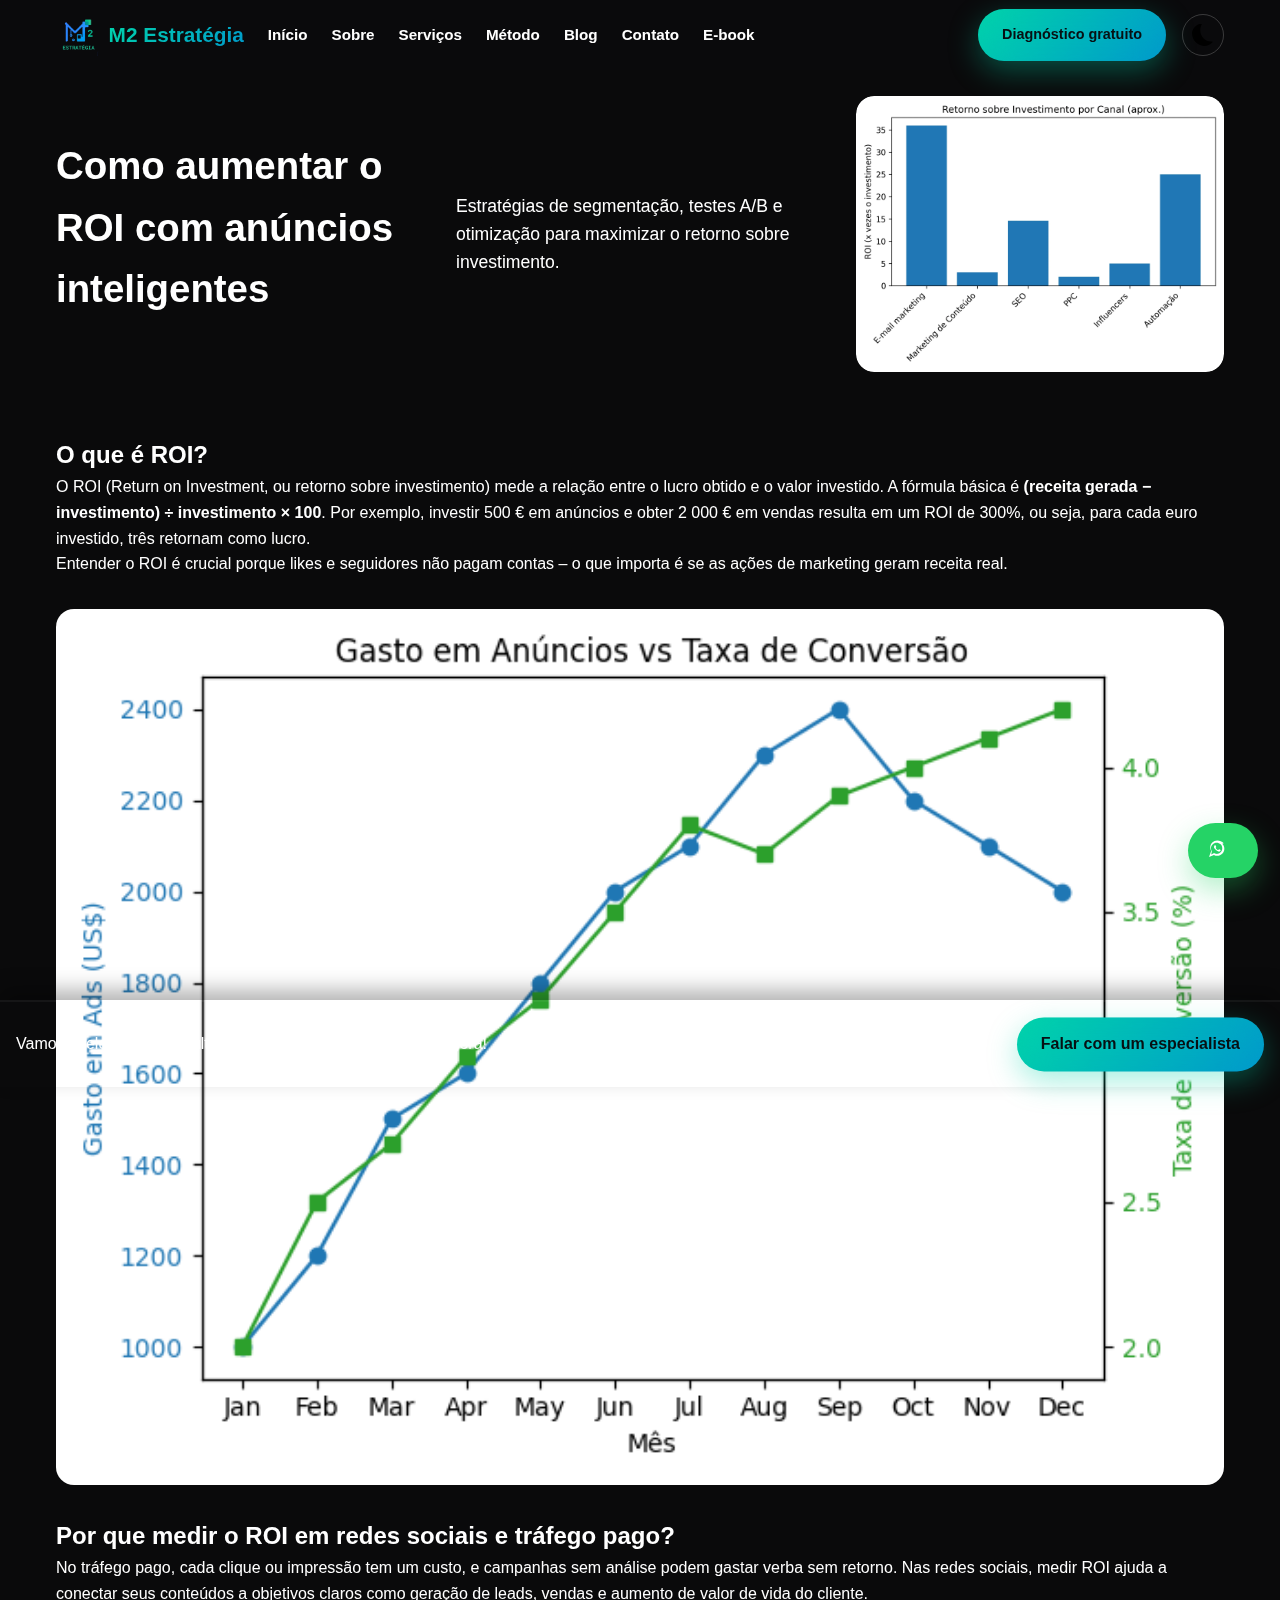
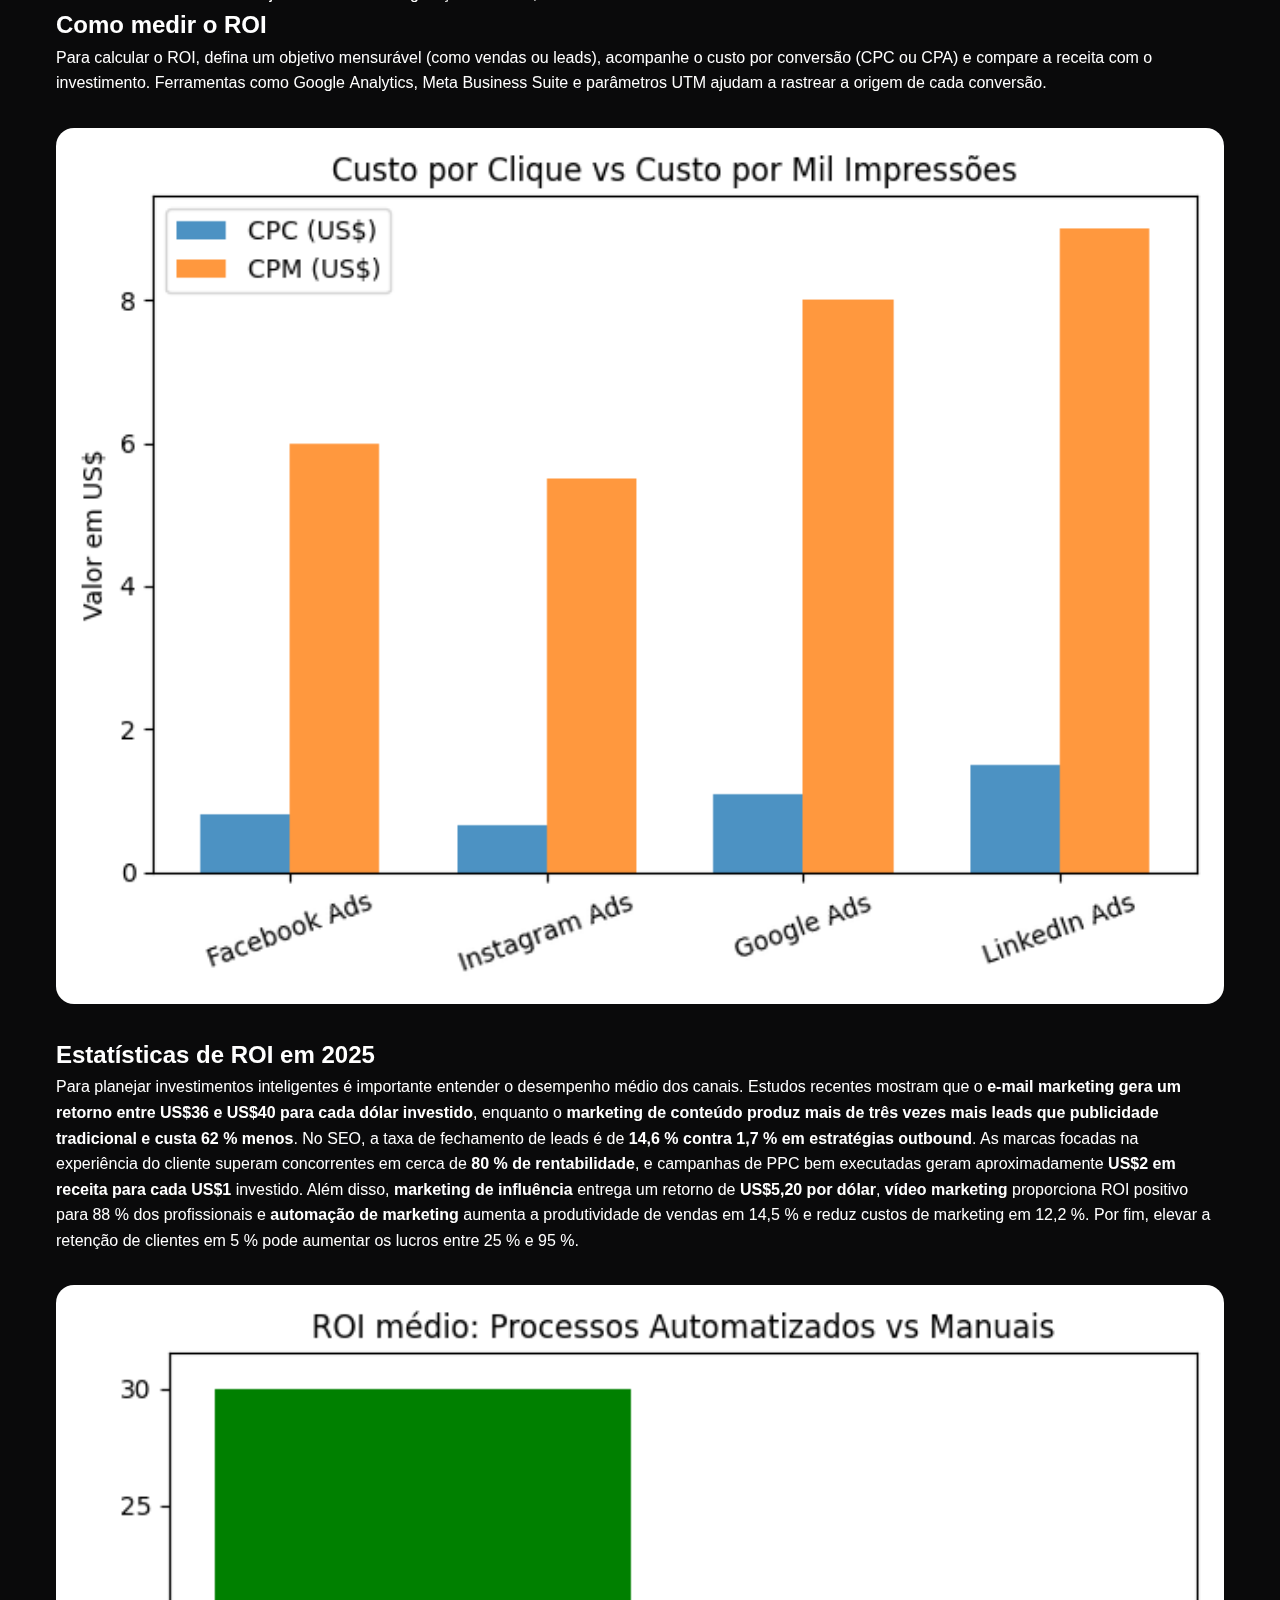
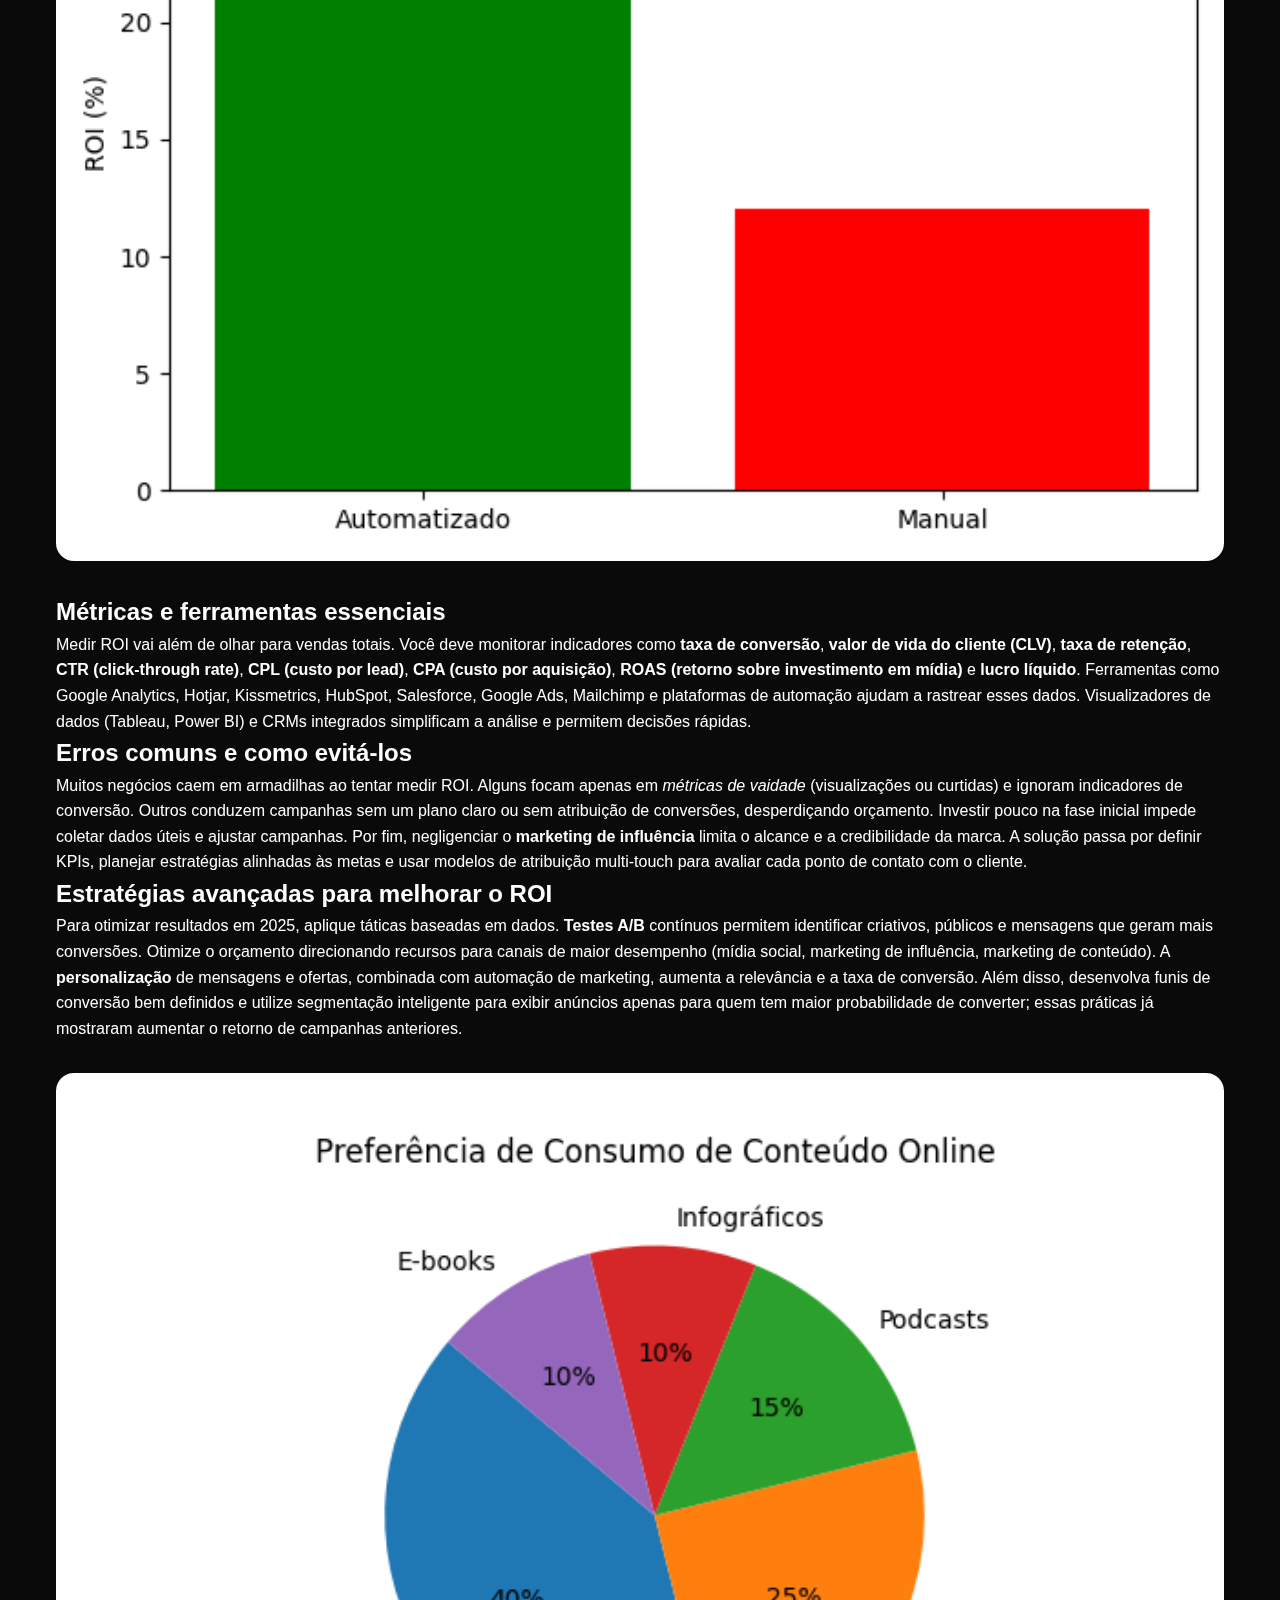
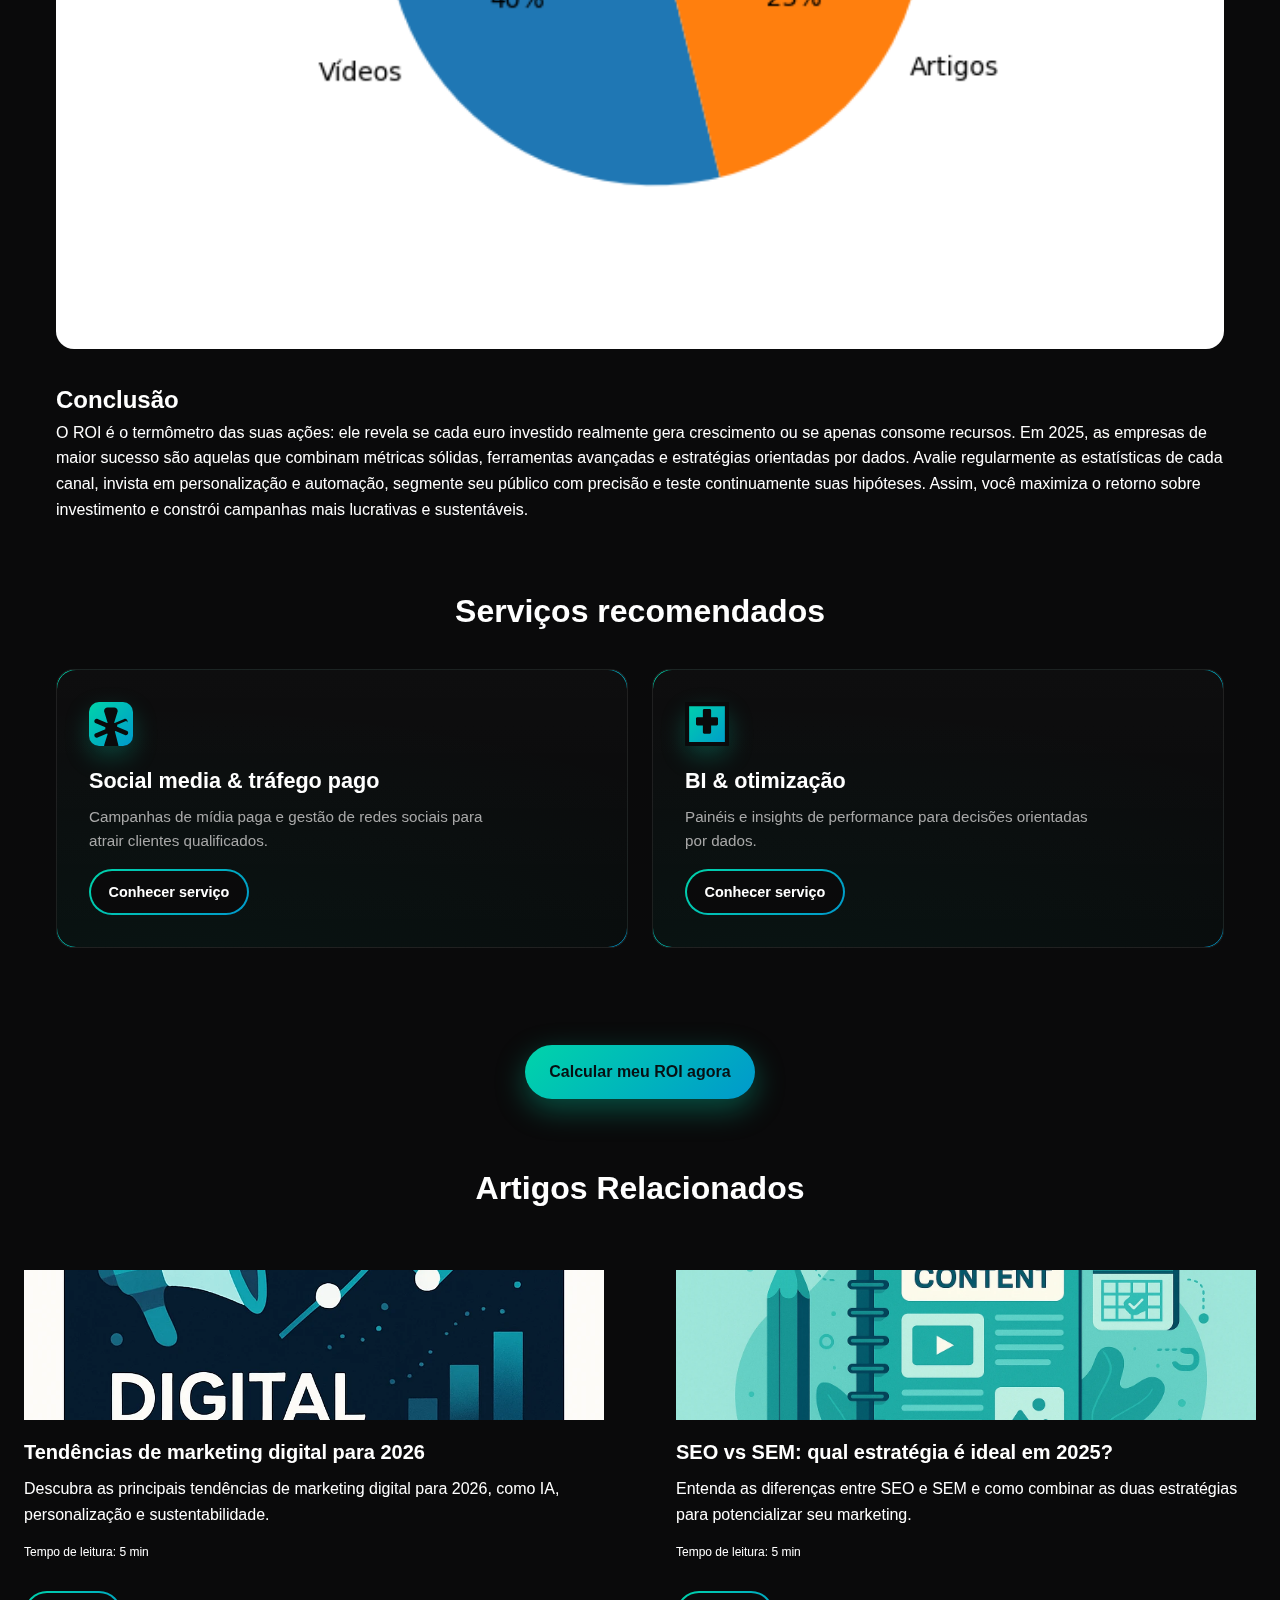
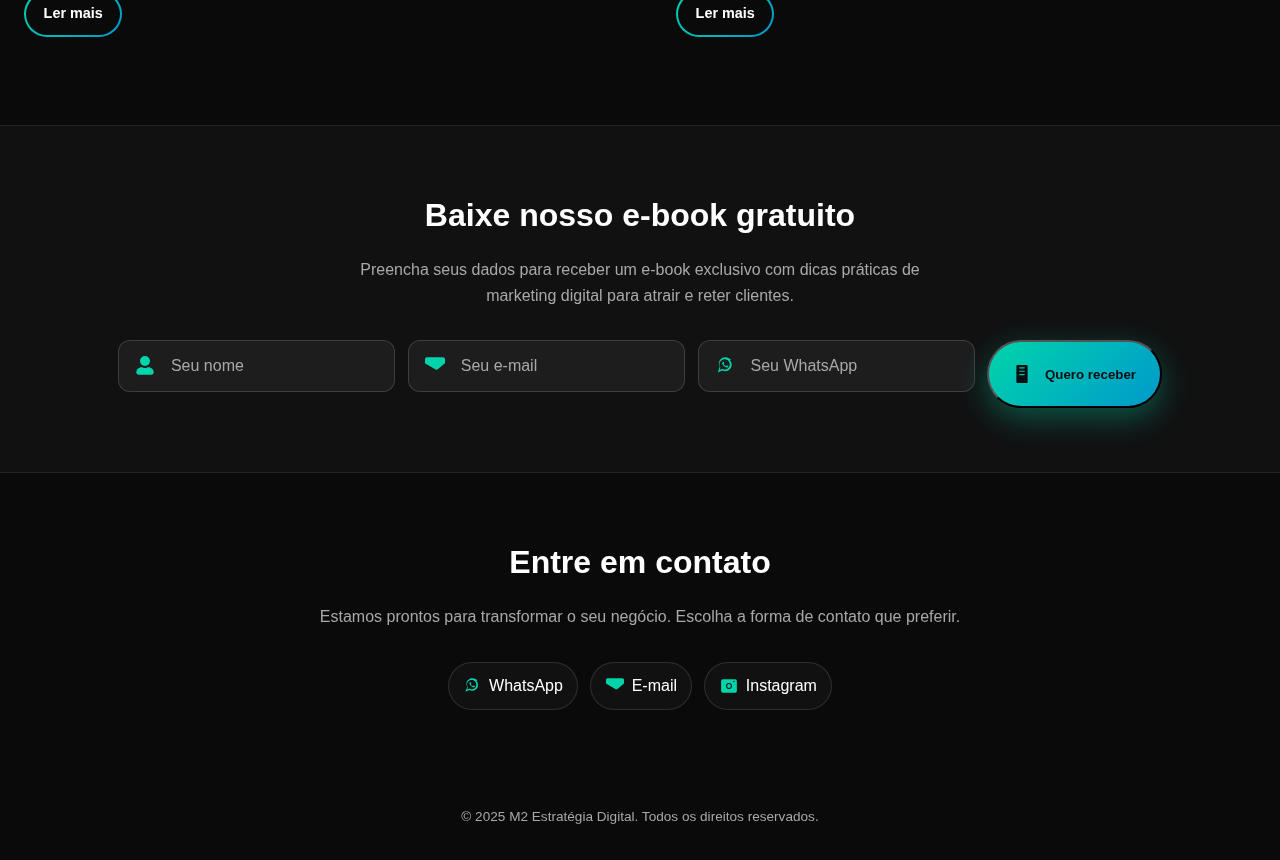
<file: blog/roi-anuncios-inteligentes.html>
<!DOCTYPE html>
<html lang="pt-BR">
<head>
  <meta charset="UTF-8">
  <meta name="viewport" content="width=device-width, initial-scale=1.0">
  <title>Como aumentar o ROI com anúncios inteligentes - M2 Estratégia Digital</title>
  <meta name="description" content="Aprenda o que é ROI e descubra como segmentação inteligente, testes A/B e otimização constante aumentam o retorno sobre investimento em campanhas de anúncios.">
  <link rel="stylesheet" href="../assets/css/style.css">
  <link rel="stylesheet" href="https://cdn.jsdelivr.net/npm/aos@next/dist/aos.css">
</head>
<body>
  <!-- Scroll progress bar -->
  <div class="progress-bar"></div>
  <!-- Cabeçalho e navegação -->
  <header>
    <div class="container">
      <nav>
        <a href="../index.html#home" class="logo">
          <img src="../assets/img/logo.png" alt="Logotipo M2 Estratégia">
          <span>M2 Estratégia</span>
        </a>
        <ul class="nav-menu">
          <li><a href="../index.html#home">Início</a></li>
          <li><a href="../index.html#sobre">Sobre</a></li>
          <li><a href="../index.html#services">Serviços</a></li>
          <li><a href="../index.html#method">Método</a></li>
          <li><a href="../index.html#blog">Blog</a></li>
          <li><a href="../index.html#contact">Contato</a></li>
          <li><a href="../index.html#newsletter">E‑book</a></li>
        </ul>
        <a href="#" class="btn btn-primary pulse nav-cta open-quiz">Diagnóstico gratuito</a>
        <div class="nav-tools">
          <button class="theme-toggle" aria-label="Alternar tema">
            <svg class="icon-sun" xmlns="http://www.w3.org/2000/svg" viewBox="0 0 512 512"><path d="M256 176a80 80 0 1 0 0 160 80 80 0 1 0 0-160zm0-176c17.7 0 32 14.3 32 32V64c0 17.7-14.3 32-32 32s-32-14.3-32-32V32c0-17.7 14.3-32 32-32zm0 448c17.7 0 32 14.3 32 32v32c0 17.7-14.3 32-32 32s-32-14.3-32-32V480c0-17.7 14.3-32 32-32zm256-224c0 17.7-14.3 32-32 32H448c-17.7 0-32-14.3-32-32s14.3-32 32-32h32c17.7 0 32 14.3 32 32zm-448 0c0 17.7-14.3 32-32 32H32c-17.7 0-32-14.3-32-32s14.3-32 32-32h32c17.7 0 32 14.3 32 32zm330.1 150.1c12.5 12.5 12.5 32.8 0 45.3s-32.8 12.5-45.3 0l-22.6-22.6c-12.5-12.5-12.5-32.8 0-45.3s32.8-12.5 45.3 0l22.6 22.6zm-272.2 0c12.5-12.5 32.8-12.5 45.3 0s12.5 32.8 0 45.3l-22.6 22.6c-12.5 12.5-32.8 12.5-45.3 0s-12.5-32.8 0-45.3l22.6-22.6zm272.2-272.2l-22.6 22.6c-12.5 12.5-32.8 12.5-45.3 0s-12.5-32.8 0-45.3l22.6-22.6c12.5-12.5 32.8-12.5 45.3 0s12.5 32.8 0 45.3zm-272.2 0c-12.5-12.5-12.5-32.8 0-45.3s32.8-12.5 45.3 0l22.6 22.6c12.5 12.5 12.5 32.8 0 45.3s-32.8 12.5-45.3 0L111.9 53.9z"/></svg>
            <svg class="icon-moon" xmlns="http://www.w3.org/2000/svg" viewBox="0 0 512 512"><path d="M279.135 512c78.52 0 150.056-34.316 199.287-88.754c6.958-7.41-.623-18.725-9.96-17.247C310.19 418.87 192 292.664 192 144.001c0-52.359 13.72-101.443 37.844-144.001c4.411-7.82-2.326-17.27-11.05-15.128C86.017 15.838 0 111.753 0 223.999C0 370.696 126.304 512 279.135 512z"/></svg>
          </button>
          <button class="mobile-toggle" aria-label="Abrir menu">
            <span></span>
            <span></span>
            <span></span>
          </button>
        </div>
      </nav>
    </div>
  </header>

  <!-- Hero do artigo -->
  <section class="article-hero">
    <div class="container">
      <h1>Como aumentar o ROI com anúncios inteligentes</h1>
      <p class="article-tagline">Estratégias de segmentação, testes A/B e otimização para maximizar o retorno sobre investimento.</p>
      <!-- Thematic illustration -->
      <div class="article-image">
        <picture>
          <source srcset="../assets/img/roi-chart.webp" type="image/webp">
          <img src="../assets/img/roi-chart.png" alt="Gráfico de ROI" loading="lazy">
        </picture>
      </div>
    </div>
  <!-- Case study overlay for testimonials -->
  <div class="case-overlay" id="case-overlay">
    <div class="case-container">
      <button class="case-close" aria-label="Fechar case">&times;</button>
      <div class="case-content" data-case="1">
        <h3>Case: TechNova</h3>
        <p><strong>Desafio:</strong> Baixo retorno de campanhas e crescimento limitado.</p>
        <p><strong>Solução:</strong> Reestruturamos a estratégia digital com foco em segmentação, funis de vendas e automação.</p>
        <p><strong>Resultados:</strong> ROI triplicado e crescimento sustentável em 6 meses.</p>
      </div>
      <div class="case-content" data-case="2" style="display:none;">
        <h3>Case: Loja X</h3>
        <p><strong>Desafio:</strong> Necessidade de atrair mais clientes qualificados.</p>
        <p><strong>Solução:</strong> Implementamos campanhas de tráfego pago altamente segmentadas e otimização de landing pages.</p>
        <p><strong>Resultados:</strong> Base de clientes dobrada e aumento significativo do investimento.</p>
      </div>
      <div class="case-content" data-case="3" style="display:none;">
        <h3>Case: StartApp</h3>
        <p><strong>Desafio:</strong> Falta de consistência nas ações de marketing.</p>
        <p><strong>Solução:</strong> Definimos processos de marketing orientados por dados, integrando BI e automação.</p>
        <p><strong>Resultados:</strong> Retenção elevada, leads qualificados e crescimento contínuo.</p>
      </div>
    </div>
  </div>
  </section>

  <!-- Conteúdo do artigo -->
  <main class="article-content">
    <div class="container">
      <h2>O que é ROI?</h2>
      <p>O ROI (Return on Investment, ou retorno sobre investimento) mede a relação entre o lucro obtido e o valor investido. A fórmula básica é <strong>(receita gerada − investimento) ÷ investimento × 100</strong>. Por exemplo, investir 500 € em anúncios e obter 2 000 € em vendas resulta em um ROI de 300%, ou seja, para cada euro investido, três retornam como lucro.</p>
      <p>Entender o ROI é crucial porque likes e seguidores não pagam contas – o que importa é se as ações de marketing geram receita real.</p>
      <!-- Imagem ilustrando comparativo de investimento e conversão -->
      <div class="article-image">
        <img src="../assets/img/social_chart3.png" alt="Comparativo de investimento e conversão" loading="lazy">
      </div>

      <h2>Por que medir o ROI em redes sociais e tráfego pago?</h2>
      <p>No tráfego pago, cada clique ou impressão tem um custo, e campanhas sem análise podem gastar verba sem retorno. Nas redes sociais, medir ROI ajuda a conectar seus conteúdos a objetivos claros como geração de leads, vendas e aumento de valor de vida do cliente.</p>

      <h2>Como medir o ROI</h2>
      <p>Para calcular o ROI, defina um objetivo mensurável (como vendas ou leads), acompanhe o custo por conversão (CPC ou CPA) e compare a receita com o investimento. Ferramentas como Google Analytics, Meta Business Suite e parâmetros UTM ajudam a rastrear a origem de cada conversão.</p>
      <!-- Gráfico comparando CPC e CPM para diferentes plataformas -->
      <div class="article-image">
        <img src="../assets/img/social_chart1.png" alt="Comparativo de CPC e CPM por plataforma" loading="lazy">
      </div>

      <h2>Estatísticas de ROI em 2025</h2>
      <p>Para planejar investimentos inteligentes é importante entender o desempenho médio dos canais. Estudos recentes mostram que o <strong>e‑mail marketing gera um retorno entre US$36 e US$40 para cada dólar investido</strong>, enquanto o <strong>marketing de conteúdo produz mais de três vezes mais leads que publicidade tradicional e custa 62 % menos</strong>. No SEO, a taxa de fechamento de leads é de <strong>14,6 % contra 1,7 % em estratégias outbound</strong>. As marcas focadas na experiência do cliente superam concorrentes em cerca de <strong>80 % de rentabilidade</strong>, e campanhas de PPC bem executadas geram aproximadamente <strong>US$2 em receita para cada US$1</strong> investido. Além disso, <strong>marketing de influência</strong> entrega um retorno de <strong>US$5,20 por dólar</strong>, <strong>vídeo marketing</strong> proporciona ROI positivo para 88 % dos profissionais e <strong>automação de marketing</strong> aumenta a produtividade de vendas em 14,5 % e reduz custos de marketing em 12,2 %. Por fim, elevar a retenção de clientes em 5 % pode aumentar os lucros entre 25 % e 95 %.</p>
      <!-- Chart mostrando os ganhos com automação e IA no ROI -->
      <div class="article-image">
        <img src="../assets/img/automation_chart2.png" alt="ROI de automação e marketing" loading="lazy">
      </div>

      <h2>Métricas e ferramentas essenciais</h2>
      <p>Medir ROI vai além de olhar para vendas totais. Você deve monitorar indicadores como <strong>taxa de conversão</strong>, <strong>valor de vida do cliente (CLV)</strong>, <strong>taxa de retenção</strong>, <strong>CTR (click‑through rate)</strong>, <strong>CPL (custo por lead)</strong>, <strong>CPA (custo por aquisição)</strong>, <strong>ROAS (retorno sobre investimento em mídia)</strong> e <strong>lucro líquido</strong>. Ferramentas como Google Analytics, Hotjar, Kissmetrics, HubSpot, Salesforce, Google Ads, Mailchimp e plataformas de automação ajudam a rastrear esses dados. Visualizadores de dados (Tableau, Power BI) e CRMs integrados simplificam a análise e permitem decisões rápidas.</p>

      <h2>Erros comuns e como evitá‑los</h2>
      <p>Muitos negócios caem em armadilhas ao tentar medir ROI. Alguns focam apenas em <em>métricas de vaidade</em> (visualizações ou curtidas) e ignoram indicadores de conversão. Outros conduzem campanhas sem um plano claro ou sem atribuição de conversões, desperdiçando orçamento. Investir pouco na fase inicial impede coletar dados úteis e ajustar campanhas. Por fim, negligenciar o <strong>marketing de influência</strong> limita o alcance e a credibilidade da marca. A solução passa por definir KPIs, planejar estratégias alinhadas às metas e usar modelos de atribuição multi‑touch para avaliar cada ponto de contato com o cliente.</p>

      <h2>Estratégias avançadas para melhorar o ROI</h2>
      <p>Para otimizar resultados em 2025, aplique táticas baseadas em dados. <strong>Testes A/B</strong> contínuos permitem identificar criativos, públicos e mensagens que geram mais conversões. Otimize o orçamento direcionando recursos para canais de maior desempenho (mídia social, marketing de influência, marketing de conteúdo). A <strong>personalização</strong> de mensagens e ofertas, combinada com automação de marketing, aumenta a relevância e a taxa de conversão. Além disso, desenvolva funis de conversão bem definidos e utilize segmentação inteligente para exibir anúncios apenas para quem tem maior probabilidade de converter; essas práticas já mostraram aumentar o retorno de campanhas anteriores.</p>
      <!-- Gráfico ilustrando preferências de consumo de conteúdo e desempenho -->
      <div class="article-image">
        <img src="../assets/img/social_chart2.png" alt="Preferências de consumo de conteúdo" loading="lazy">
      </div>

      <h2>Conclusão</h2>
      <p>O ROI é o termômetro das suas ações: ele revela se cada euro investido realmente gera crescimento ou se apenas consome recursos. Em 2025, as empresas de maior sucesso são aquelas que combinam métricas sólidas, ferramentas avançadas e estratégias orientadas por dados. Avalie regularmente as estatísticas de cada canal, invista em personalização e automação, segmente seu público com precisão e teste continuamente suas hipóteses. Assim, você maximiza o retorno sobre investimento e constrói campanhas mais lucrativas e sustentáveis.</p>

      <!-- Recomendações de serviços -->
      <section class="recommended-services">
        <h2>Serviços recomendados</h2>
        <div class="recommended-grid">
          <!-- Serviço recomendado 1 -->
          <div class="bento-item">
            <div class="bento-icon">
              <!-- Ícone de redes sociais/tráfego -->
              <svg xmlns="http://www.w3.org/2000/svg" viewBox="0 0 512 512" fill="currentColor"><path d="M448 224c0-19.8-20-34-37.8-26.4l-110.3 46.1c-2.3-1.1-4.7-2.1-7.2-3.1l39.5-126.3c7.8-25.1-12.9-49.3-38.7-49.3H216c-25.8 0-46.5 24.2-38.7 49.3l39.5 126.3c-2.5 1-4.9 2-7.2 3.1L99.8 197.6C82 190 62 204.2 62 224c0 11.3 7.4 21.2 18.3 23.8l110.3 46.1c-1.1 7.8-1.1 15.9 0 23.7L80.3 363.7C69.4 366.3 62 376.3 62 387.6c0 19.8 20 34 37.8 26.4l110.3-46.1c2.3 1.1 4.7 2.1 7.2 3.1L177.8 496c-7.8 25.1 12.9 49.3 38.7 49.3h85.5c25.8 0 46.5-24.2 38.7-49.3L300.6 341.2c2.5-1 4.9-2 7.2-3.1l110.3 46.1c17.8 7.6 37.8-6.6 37.8-26.4c0-11.3-7.4-21.2-18.3-23.8l-110.3-46.1c1.1-7.8 1.1-15.9 0-23.7l110.3-46.1C440.6 245.2 448 235.3 448 224z"/></svg>
            </div>
            <h3 class="bento-title">Social media & tráfego pago</h3>
            <p class="bento-text">Campanhas de mídia paga e gestão de redes sociais para atrair clientes qualificados.</p>
            <a href="../index.html#services" class="btn btn-outline btn-card">Conhecer serviço</a>
          </div>
          <!-- Serviço recomendado 2 -->
          <div class="bento-item">
            <div class="bento-icon">
              <!-- Ícone de BI -->
              <svg xmlns="http://www.w3.org/2000/svg" viewBox="0 0 512 512" fill="currentColor"><path d="M500 0H12C5.4 0 0 5.4 0 12v488c0 6.6 5.4 12 12 12h488c6.6 0 12-5.4 12-12V12c0-6.6-5.4-12-12-12zM464 464H48V48h416v416zM384 256c0 8.8-7.2 16-16 16H304v80c0 8.8-7.2 16-16 16h-64c-8.8 0-16-7.2-16-16V272H144c-8.8 0-16-7.2-16-16V192c0-8.8 7.2-16 16-16h64V96c0-8.8 7.2-16 16-16h64c8.8 0 16 7.2 16 16v80h64c8.8 0 16 7.2 16 16v64z"/></svg>
            </div>
            <h3 class="bento-title">BI & otimização</h3>
            <p class="bento-text">Painéis e insights de performance para decisões orientadas por dados.</p>
            <a href="../index.html#services" class="btn btn-outline btn-card">Conhecer serviço</a>
          </div>
        </div>
      </section>

      <div style="text-align:center; margin:2rem 0;">
        <a href="#" class="btn btn-primary open-roi">Calcular meu ROI agora</a>
      </div>
    </div>
  </main>

  <!-- Artigos Relacionados -->
  <section class="related-posts">
    <h2>Artigos Relacionados</h2>
    <div class="grid">
      <!-- Related post 1: Tendências -->
      <div class="card">
        <picture>
          <source srcset="../assets/img/marketing-illustration.webp" type="image/webp">
          <img src="../assets/img/marketing-illustration.png" alt="Tendências de marketing digital 2026" loading="lazy">
        </picture>
        <h3>Tendências de marketing digital para 2026</h3>
        <p>Descubra as principais tendências de marketing digital para 2026, como IA, personalização e sustentabilidade.</p>
        <span class="reading-time">Tempo de leitura: 5 min</span>
        <a href="tendencias-marketing-2026.html" class="btn btn-outline btn-card">Ler mais</a>
      </div>
      <!-- Related post 2: SEO vs SEM -->
      <div class="card">
        <picture>
          <source srcset="../assets/img/content-illustration.webp" type="image/webp">
          <img src="../assets/img/content-illustration.png" alt="SEO vs SEM" loading="lazy">
        </picture>
        <h3>SEO vs SEM: qual estratégia é ideal em 2025?</h3>
        <p>Entenda as diferenças entre SEO e SEM e como combinar as duas estratégias para potencializar seu marketing.</p>
        <span class="reading-time">Tempo de leitura: 5 min</span>
        <a href="seo-vs-sem.html" class="btn btn-outline btn-card">Ler mais</a>
      </div>
    </div>
  </section>

  <!-- Seção de newsletter / captura de leads -->
  <section class="newsletter-section" id="newsletter">
    <div class="container">
      <h2>Baixe nosso e‑book gratuito</h2>
      <p>Preencha seus dados para receber um e‑book exclusivo com dicas práticas de marketing digital para atrair e reter clientes.</p>
      <form id="newsletter-form" class="newsletter-form" action="#" method="post">
        <div class="input-group">
          <span class="input-icon">
            <!-- Ícone de usuário -->
            <svg xmlns="http://www.w3.org/2000/svg" viewBox="0 0 448 512" fill="currentColor"><path d="M224 256A128 128 0 1 0 224 0a128 128 0 1 0 0 256zm89.6 32h-11.6c-22.7 10.9-47.9 16-78 16s-55.3-5.1-78-16h-11.6C60.8 288 0 348.8 0 421.3c0 34.7 45.8 58.7 91.2 58.7H356.8c45.4 0 91.2-24 91.2-58.7C448 348.8 387.2 288 313.6 288z"/></svg>
          </span>
          <input type="text" name="name" placeholder="Seu nome" required>
        </div>
        <div class="input-group">
          <span class="input-icon">
            <!-- Ícone de e‑mail -->
            <svg xmlns="http://www.w3.org/2000/svg" viewBox="0 0 512 512" fill="currentColor"><path d="M502.3 190.8L327.4 338c-19.3 15.7-46.5 15.7-65.8 0L9.7 190.8C3.9 185.8 0 178.6 0 171.1V80c0-26.5 21.5-48 48-48h416c26.5 0 48 21.5 48 48v91.1c0 7.5-3.9 14.7-9.7 20zM480 128L256 312 32 128V80h448v48z"/></svg>
          </span>
          <input type="email" name="email" placeholder="Seu e‑mail" required>
        </div>
        <div class="input-group">
          <span class="input-icon">
            <!-- Ícone de WhatsApp -->
            <svg xmlns="http://www.w3.org/2000/svg" viewBox="0 0 448 512" fill="currentColor"><path d="M380.9 97.1C339.2 55.5 286.5 32 230.7 32c-90.5 0-164 73.5-164 164 0 28.9 7.5 56.9 21.7 81.6L38 420l114-50.4c23.9 13.1 50.7 20 78.2 20h.4c90.6 0 164.3-73.5 164.3-164.1c0-43.8-17.1-85-47.5-115.4zM230.7 349.6c-24.2 0-47.9-6.3-68.6-18.3l-4.9-2.9l-67.6 29.9l14.5-69.1l-2.6-4.3c-12.2-20.5-18.6-44.1-18.6-68.2c0-72.5 59-131.5 131.5-131.5c35.2 0 68.3 13.7 93.2 38.6s38.6 58 38.6 93.2c0 72.5-59 131.5-131.5 131.5zm70.3-97.4c-3.8-1.9-22.4-11-25.8-12.2c-3.5-1.3-6-1.9-8.6 1.9s-9.9 12.2-12.2 14.7s-4.5 2.8-8.3 0.9c-22.7-11.4-37.5-20.5-52.5-46.4c-4-6.9 4-6.5 11.4-21.5c1.3-2.8 .6-5.2-.3-7.1c-.9-1.9-8.6-21-11.8-28.9c-3.1-7.5-6.3-6.5-8.6-6.6c-2.2-.1-4.7-.1-7.3-.1c-2.6 0-6.8 .9-10.3 4.7s-13.5 13.2-13.5 32.2c0 19 13.8 37.4 15.7 40c1.9 2.5 27 41.3 65.4 58c9.1 3.9 16.2 6.2 21.7 8c9.1 2.9 17.4 2.5 24 1.5 7.3-1.1 22.4-9.2 25.6-18.1c3.2-8.9 3.2-16.5 2.3-18.1c-.9-1.6-3.5-2.5-7.3-4.4z"/></svg>
          </span>
          <input type="tel" name="whatsapp" placeholder="Seu WhatsApp" pattern="[0-9]{10,13}" required>
        </div>
        <button type="submit" class="btn btn-primary">
          <svg xmlns="http://www.w3.org/2000/svg" viewBox="0 0 512 512" fill="currentColor"><path d="M128 0c-17.7 0-32 14.3-32 32v448c0 17.7 14.3 32 32 32h256c17.7 0 32-14.3 32-32V32c0-17.7-14.3-32-32-32H128zm64 64h128c8.8 0 16 7.2 16 16s-7.2 16-16 16H192c-8.8 0-16-7.2-16-16s7.2-16 16-16zm0 96h128c8.8 0 16 7.2 16 16s-7.2 16-16 16H192c-8.8 0-16-7.2-16-16s7.2-16 16-16zm0 96h128c8.8 0 16 7.2 16 16s-7.2 16-16 16H192c-8.8 0-16-7.2-16-16s7.2-16 16-16z"/></svg>
          Quero receber
        </button>
      </form>
    </div>
  </section>

  <!-- Seção de contato -->
  <section class="contact-section" id="contact">
    <div class="container">
      <h2>Entre em contato</h2>
      <p>Estamos prontos para transformar o seu negócio. Escolha a forma de contato que preferir.</p>
      <div class="socials">
        <a class="chip" href="https://wa.me/5527988643815?text=Ol%C3%A1!%20Vim%20pelo%20site." target="_blank" rel="noopener">
          <svg xmlns="http://www.w3.org/2000/svg" viewBox="0 0 448 512" fill="currentColor"><path d="M380.9 97.1C339.2 55.5 286.5 32 230.7 32c-90.5 0-164 73.5-164 164 0 28.9 7.5 56.9 21.7 81.6L38 420l114-50.4c23.9 13.1 50.7 20 78.2 20h.4c90.6 0 164.3-73.5 164.3-164.1c0-43.8-17.1-85-47.5-115.4zM230.7 349.6c-24.2 0-47.9-6.3-68.6-18.3l-4.9-2.9l-67.6 29.9l14.5-69.1l-2.6-4.3c-12.2-20.5-18.6-44.1-18.6-68.2c0-72.5 59-131.5 131.5-131.5c35.2 0 68.3 13.7 93.2 38.6s38.6 58 38.6 93.2c0 72.5-59 131.5-131.5 131.5zm70.3-97.4c-3.8-1.9-22.4-11-25.8-12.2c-3.5-1.3-6-1.9-8.6 1.9s-9.9 12.2-12.2 14.7s-4.5 2.8-8.3 0.9c-22.7-11.4-37.5-20.5-52.5-46.4c-4-6.9 4-6.5 11.4-21.5c1.3-2.8 .6-5.2-.3-7.1c-.9-1.9-8.6-21-11.8-28.9c-3.1-7.5-6.3-6.5-8.6-6.6c-2.2-.1-4.7-.1-7.3-.1c-2.6 0-6.8 .9-10.3 4.7s-13.5 13.2-13.5 32.2c0 19 13.8 37.4 15.7 40c1.9 2.5 27 41.3 65.4 58c9.1 3.9 16.2 6.2 21.7 8c9.1 2.9 17.4 2.5 24 1.5 7.3-1.1 22.4-9.2 25.6-18.1c3.2-8.9 3.2-16.5 2.3-18.1c-.9-1.6-3.5-2.5-7.3-4.4z"/></svg>
          WhatsApp
        </a>
        <a class="chip" href="mailto:contato@m2estrategiadigital.com.br">
          <svg xmlns="http://www.w3.org/2000/svg" viewBox="0 0 512 512" fill="currentColor"><path d="M502.3 190.8L327.4 338c-19.3 15.7-46.5 15.7-65.8 0L9.7 190.8C3.9 185.8 0 178.6 0 171.1V80c0-26.5 21.5-48 48-48h416c26.5 0 48 21.5 48 48v91.1c0 7.5-3.9 14.7-9.7 20zM480 128L256 312 32 128V80h448v48z"/></svg>
          E‑mail
        </a>
        <a class="chip" href="https://instagram.com/m2estrategia" target="_blank" rel="noopener">
          <svg xmlns="http://www.w3.org/2000/svg" viewBox="0 0 448 512" fill="currentColor"><path d="M224 202.66A53.34 53.34 0 1 0 277.34 256 53.38 53.38 0 0 0 224 202.66ZM398.8 64H49.2A49.23 49.23 0 0 0 0 113.8v285.4A49.23 49.23 0 0 0 49.2 448h349.6A49.23 49.23 0 0 0 448 399.2V113.8A49.23 49.23 0 0 0 398.8 64ZM224 338a82 82 0 1 1 82-82 82 82 0 0 1-82 82Zm142-191.6a19.8 19.8 0 1 1 19.8-19.8 19.8 19.8 0 0 1-19.8 19.8Z"/></svg>
          Instagram
        </a>
      </div>
    </div>
  </section>

  <!-- Rodapé -->
  <footer>
    <div class="container">
      <p>© 2025 M2 Estratégia Digital. Todos os direitos reservados.</p>
    </div>
  </footer>

  <!-- Barra de CTA adesiva -->
  <div class="sticky-cta-bar">
    <span class="sticky-cta-text">Vamos acelerar seus resultados? Fale com um especialista agora!</span>
    <a href="#contact" class="btn btn-primary pulse">Falar com um especialista</a>
  </div>

  <!-- Chat widget removido -->

  <!-- Interactive quiz overlay -->
  <div class="quiz-overlay" id="quiz-overlay">
    <div class="quiz-container">
      <button class="quiz-close" aria-label="Fechar">&times;</button>
      <!-- Step 1 -->
      <div class="quiz-step" data-step="1">
        <h3>Descubra seu nível de maturidade digital</h3>
        <p>Quantos colaboradores sua empresa tem?</p>
        <div class="quiz-options">
          <button type="button" class="quiz-option" data-answer="small">1–5</button>
          <button type="button" class="quiz-option" data-answer="medium">6–50</button>
          <button type="button" class="quiz-option" data-answer="large">51+</button>
        </div>
        <div class="quiz-nav">
          <button type="button" class="quiz-next">Próximo</button>
        </div>
      </div>
      <!-- Step 2 -->
      <div class="quiz-step" data-step="2" style="display:none;">
        <h3>Seu principal objetivo</h3>
        <p>Qual é a maior prioridade do seu marketing?</p>
        <div class="quiz-options">
          <button type="button" class="quiz-option" data-answer="leads">Gerar mais leads</button>
          <button type="button" class="quiz-option" data-answer="automation">Automatizar processos</button>
          <button type="button" class="quiz-option" data-answer="seo">Melhorar presença online</button>
        </div>
        <div class="quiz-nav">
          <button type="button" class="quiz-prev">Voltar</button>
          <button type="button" class="quiz-next">Próximo</button>
        </div>
      </div>
      <!-- Step 3: result -->
      <div class="quiz-step" data-step="3" style="display:none;">
        <h3>Resultado</h3>
        <p class="quiz-result"></p>
        <div class="quiz-nav">
          <button type="button" class="quiz-prev">Voltar</button>
          <button type="button" class="quiz-next">Continuar</button>
        </div>
      </div>
      <!-- Step 4: contact -->
      <div class="quiz-step" data-step="4" style="display:none;">
        <h3>Deixe seus dados para receber o diagnóstico completo</h3>
        <form class="quiz-form">
          <input type="text" id="quiz-name" placeholder="Seu nome" required>
          <input type="email" id="quiz-email" placeholder="Seu email" required>
          <button type="submit" class="quiz-submit">Enviar</button>
        </form>
        <p class="quiz-thanks" style="display:none;">Obrigado! Em breve entraremos em contato com seu diagnóstico personalizado.</p>
        <div class="quiz-nav">
          <button type="button" class="quiz-prev">Voltar</button>
        </div>
      </div>
    </div>
  </div>

  <!-- ROI calculator overlay -->
  <div class="roi-overlay" id="roi-overlay">
    <div class="roi-container">
      <button class="roi-close" aria-label="Fechar calculadora">&times;</button>
      <div class="roi-step active" data-step="1">
        <h3>Calcule seu ROI de marketing</h3>
        <div class="roi-field">
          <label for="roi-leads">Quantidade de leads gerados</label>
          <input type="number" id="roi-leads" min="0" required>
        </div>
        <div class="roi-field">
          <label for="roi-invest">Investimento total em marketing (R$)</label>
          <input type="number" id="roi-invest" min="0" required>
        </div>
        <div class="roi-nav">
          <span></span>
          <button type="button" class="roi-next">Próximo</button>
        </div>
      </div>
      <div class="roi-step" data-step="2">
        <h3>Dados de venda</h3>
        <div class="roi-field">
          <label for="roi-conversion">Taxa de conversão (%)</label>
          <input type="number" id="roi-conversion" min="0" max="100" required>
        </div>
        <div class="roi-field">
          <label for="roi-ticket">Ticket médio (R$)</label>
          <input type="number" id="roi-ticket" min="0" required>
        </div>
        <div class="roi-nav">
          <button type="button" class="roi-prev">Voltar</button>
          <button type="button" class="roi-next">Próximo</button>
        </div>
      </div>
      <div class="roi-step" data-step="3">
        <h3>Resultado</h3>
        <p class="roi-result"></p>
        <div class="roi-nav">
          <button type="button" class="roi-prev">Voltar</button>
          <button type="button" class="roi-next">Continuar</button>
        </div>
      </div>
          <div class="roi-step" data-step="4">
        <h3>Receba um relatório personalizado</h3>
        <form class="roi-form">
          <!-- Nome com ícone -->
          <div class="input-group">
            <span class="input-icon">
              <svg xmlns="http://www.w3.org/2000/svg" viewBox="0 0 448 512" fill="currentColor"><path d="M224 256A128 128 0 1 0 224 0a128 128 0 1 0 0 256zm89.6 32h-11.6c-22.7 10.9-47.9 16-78 16s-55.3-5.1-78-16h-11.6C60.8 288 0 348.8 0 421.3c0 34.7 45.8 58.7 91.2 58.7H356.8c45.4 0 91.2-24 91.2-58.7C448 348.8 387.2 288 313.6 288z"/></svg>
            </span>
            <input type="text" id="roi-name" placeholder="Seu nome" required>
          </div>
          <!-- Email com ícone -->
          <div class="input-group">
            <span class="input-icon">
              <svg xmlns="http://www.w3.org/2000/svg" viewBox="0 0 512 512" fill="currentColor"><path d="M502.3 190.8L327.4 338c-19.3 15.7-46.5 15.7-65.8 0L9.7 190.8C3.9 185.8 0 178.6 0 171.1V80c0-26.5 21.5-48 48-48h416c26.5 0 48 21.5 48 48v91.1c0 7.5-3.9 14.7-9.7 20zM480 128L256 312 32 128V80h448v48z"/></svg>
            </span>
            <input type="email" id="roi-email" placeholder="Seu e‑mail" required>
          </div>
          <!-- WhatsApp com ícone -->
          <div class="input-group">
            <span class="input-icon">
              <svg xmlns="http://www.w3.org/2000/svg" viewBox="0 0 448 512" fill="currentColor"><path d="M380.9 97.1C339.2 55.5 286.5 32 230.7 32c-90.5 0-164 73.5-164 164 0 28.9 7.5 56.9 21.7 81.6L38 420l114-50.4c23.9 13.1 50.7 20 78.2 20h.4c90.6 0 164.3-73.5 164.3-164.1c0-43.8-17.1-85-47.5-115.4zM230.7 349.6c-24.2 0-47.9-6.3-68.6-18.3l-4.9-2.9l-67.6 29.9l14.5-69.1l-2.6-4.3c-12.2-20.5-18.6-44.1-18.6-68.2c0-72.5 59-131.5 131.5-131.5c35.2 0 68.3 13.7 93.2 38.6s38.6 58 38.6 93.2c0 72.5-59 131.5-131.5 131.5zm70.3-97.4c-3.8-1.9-22.4-11-25.8-12.2c-3.5-1.3-6-1.9-8.6 1.9s-9.9 12.2-12.2 14.7s-4.5 2.8-8.3 0.9c-22.7-11.4-37.5-20.5-52.5-46.4c-4-6.9 4-6.5 11.4-21.5c1.3-2.8 .6-5.2-.3-7.1c-.9-1.9-8.6-21-11.8-28.9c-3.1-7.5-6.3-6.5-8.6-6.6c-2.2-.1-4.7-.1-7.3-.1c-2.6 0-6.8 .9-10.3 4.7s-13.5 13.2-13.5 32.2c0 19 13.8 37.4 15.7 40c1.9 2.5 27 41.3 65.4 58c9.1 3.9 16.2 6.2 21.7 8c9.1 2.9 17.4 2.5 24 1.5 7.3-1.1 22.4-9.2 25.6-18.1c3.2-8.9 3.2-16.5 2.3-18.1c-.9-1.6-3.5-2.5-7.3-4.4z"/></svg>
            </span>
            <input type="tel" id="roi-whatsapp" placeholder="Seu WhatsApp" pattern="[0-9]{10,13}" required>
          </div>
          <button type="submit" class="roi-submit">Enviar</button>
        </form>
        <p class="roi-thanks" style="display:none;">Obrigado! Agora você pode baixar nosso e‑book exclusivo.</p>
        <div class="roi-nav">
          <button type="button" class="roi-prev">Voltar</button>
        </div>
      </div>
    </div>
  </div>

  <!-- Botão flutuante: direciona diretamente ao WhatsApp -->
  <a class="fab" href="https://wa.me/5527988643815?text=Ol%C3%A1!%20Vim%20pelo%20site." target="_blank" rel="noopener" role="button">
    <span class="fab__icon">
      <svg xmlns="http://www.w3.org/2000/svg" width="22" height="22" viewBox="0 0 448 512" fill="currentColor"><path d="M380.9 97.1C339.2 55.5 286.5 32 230.7 32c-90.5 0-164 73.5-164 164 0 28.9 7.5 56.9 21.7 81.6L38 420l114-50.4c23.9 13.1 50.7 20 78.2 20h.4c90.6 0 164.3-73.5 164.3-164.1c0-43.8-17.1-85-47.5-115.4zM230.7 349.6c-24.2 0-47.9-6.3-68.6-18.3l-4.9-2.9l-67.6 29.9l14.5-69.1l-2.6-4.3c-12.2-20.5-18.6-44.1-18.6-68.2c0-72.5 59-131.5 131.5-131.5c35.2 0 68.3 13.7 93.2 38.6s38.6 58 38.6 93.2c0 72.5-59 131.5-131.5 131.5zm70.3-97.4c-3.8-1.9-22.4-11-25.8-12.2c-3.5-1.3-6-1.9-8.6 1.9s-9.9 12.2-12.2 14.7s-4.5 2.8-8.3 0.9c-22.7-11.4-37.5-20.5-52.5-46.4c-4-6.9 4-6.5 11.4-21.5c1.3-2.8 .6-5.2-.3-7.1c-.9-1.9-8.6-21-11.8-28.9c-3.1-7.5-6.3-6.5-8.6-6.6c-2.2-.1-4.7-.1-7.3-.1c-2.6 0-6.8 .9-10.3 4.7s-13.5 13.2-13.5 32.2c0 19 13.8 37.4 15.7 40c1.9 2.5 27 41.3 65.4 58c9.1 3.9 16.2 6.2 21.7 8c9.1 2.9 17.4 2.5 24 1.5 7.3-1.1 22.4-9.2 25.6-18.1c3.2-8.9 3.2-16.5 2.3-18.1c-.9-1.6-3.5-2.5-7.3-4.4z"/></svg>
    </span>
    <span class="fab__label">Fale conosco</span>
  </a>

  <!-- Scripts -->
  <script src="../assets/js/script.js"></script>
  <script src="https://cdn.jsdelivr.net/npm/aos@next/dist/aos.js"></script>
  <script>
    AOS.init({ once: true, duration: 700, easing: 'ease-out-cubic' });
  </script>
</body>
</html>
</file>
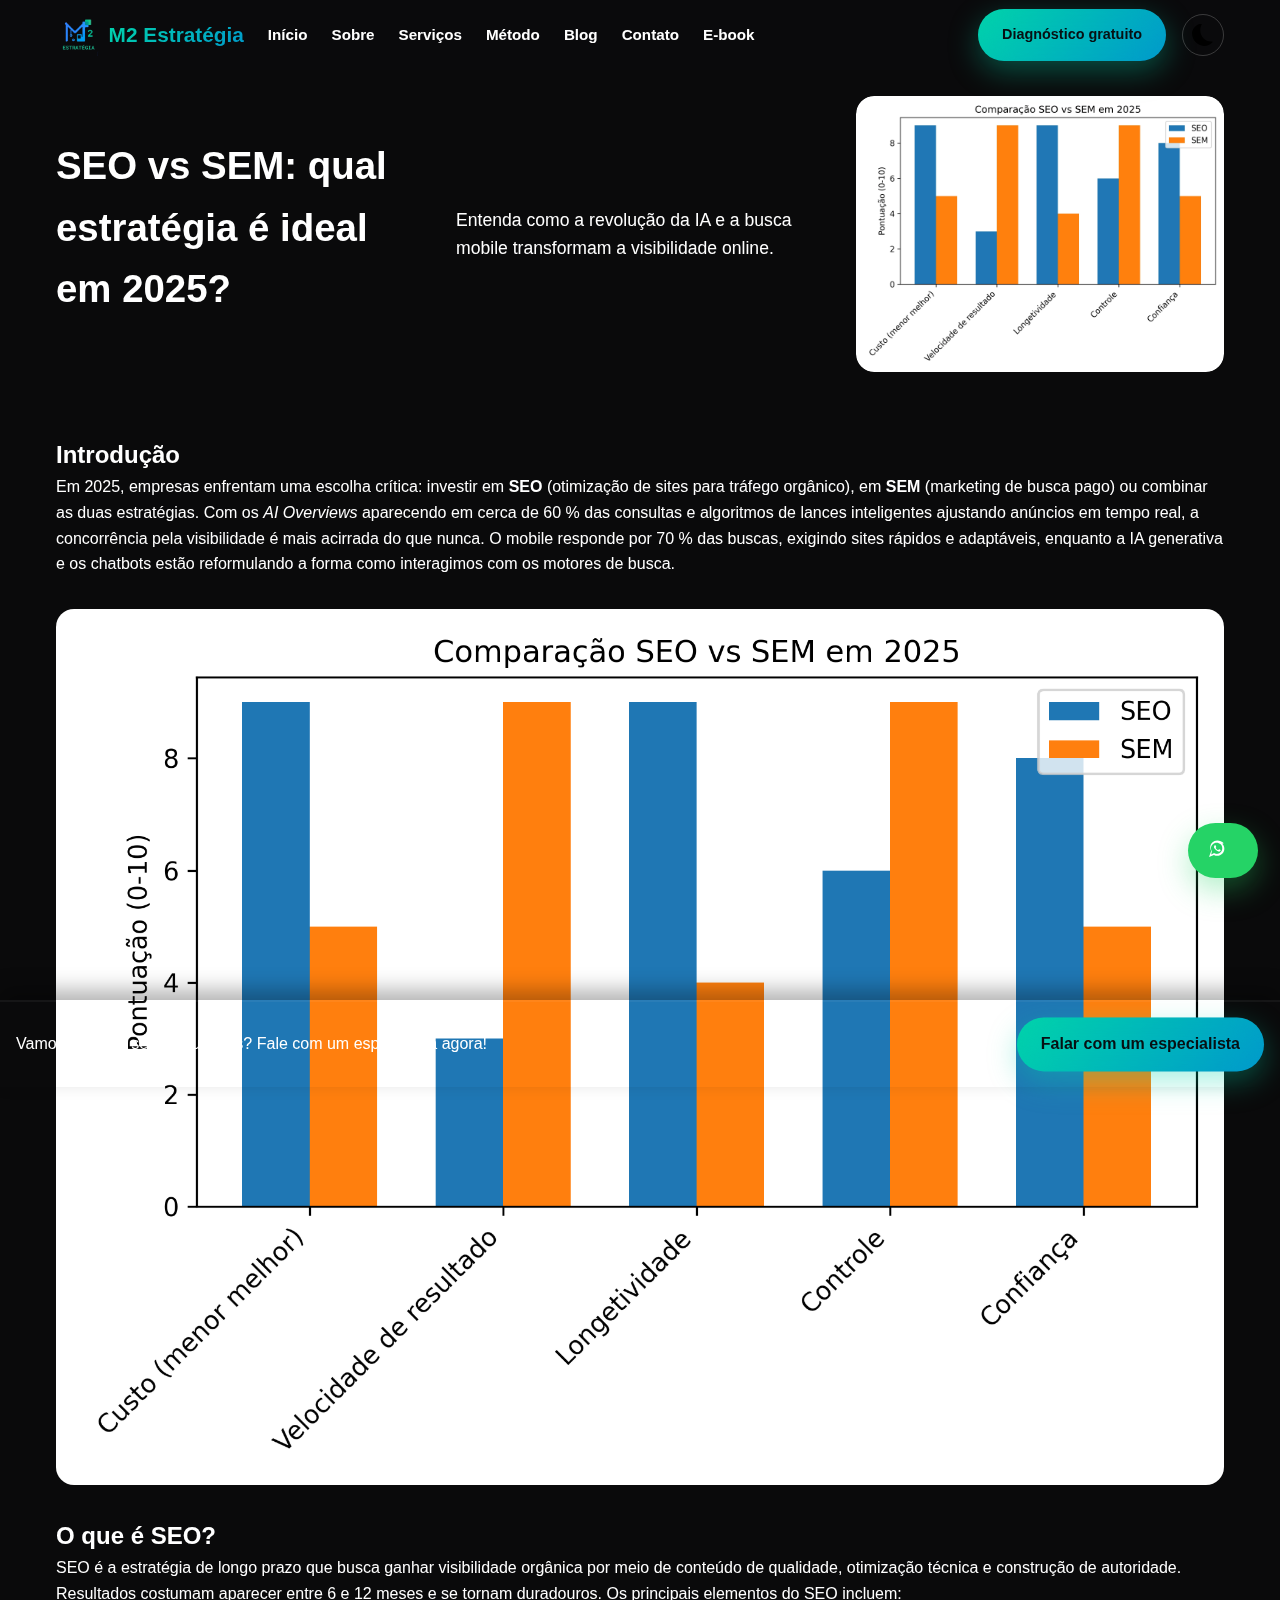
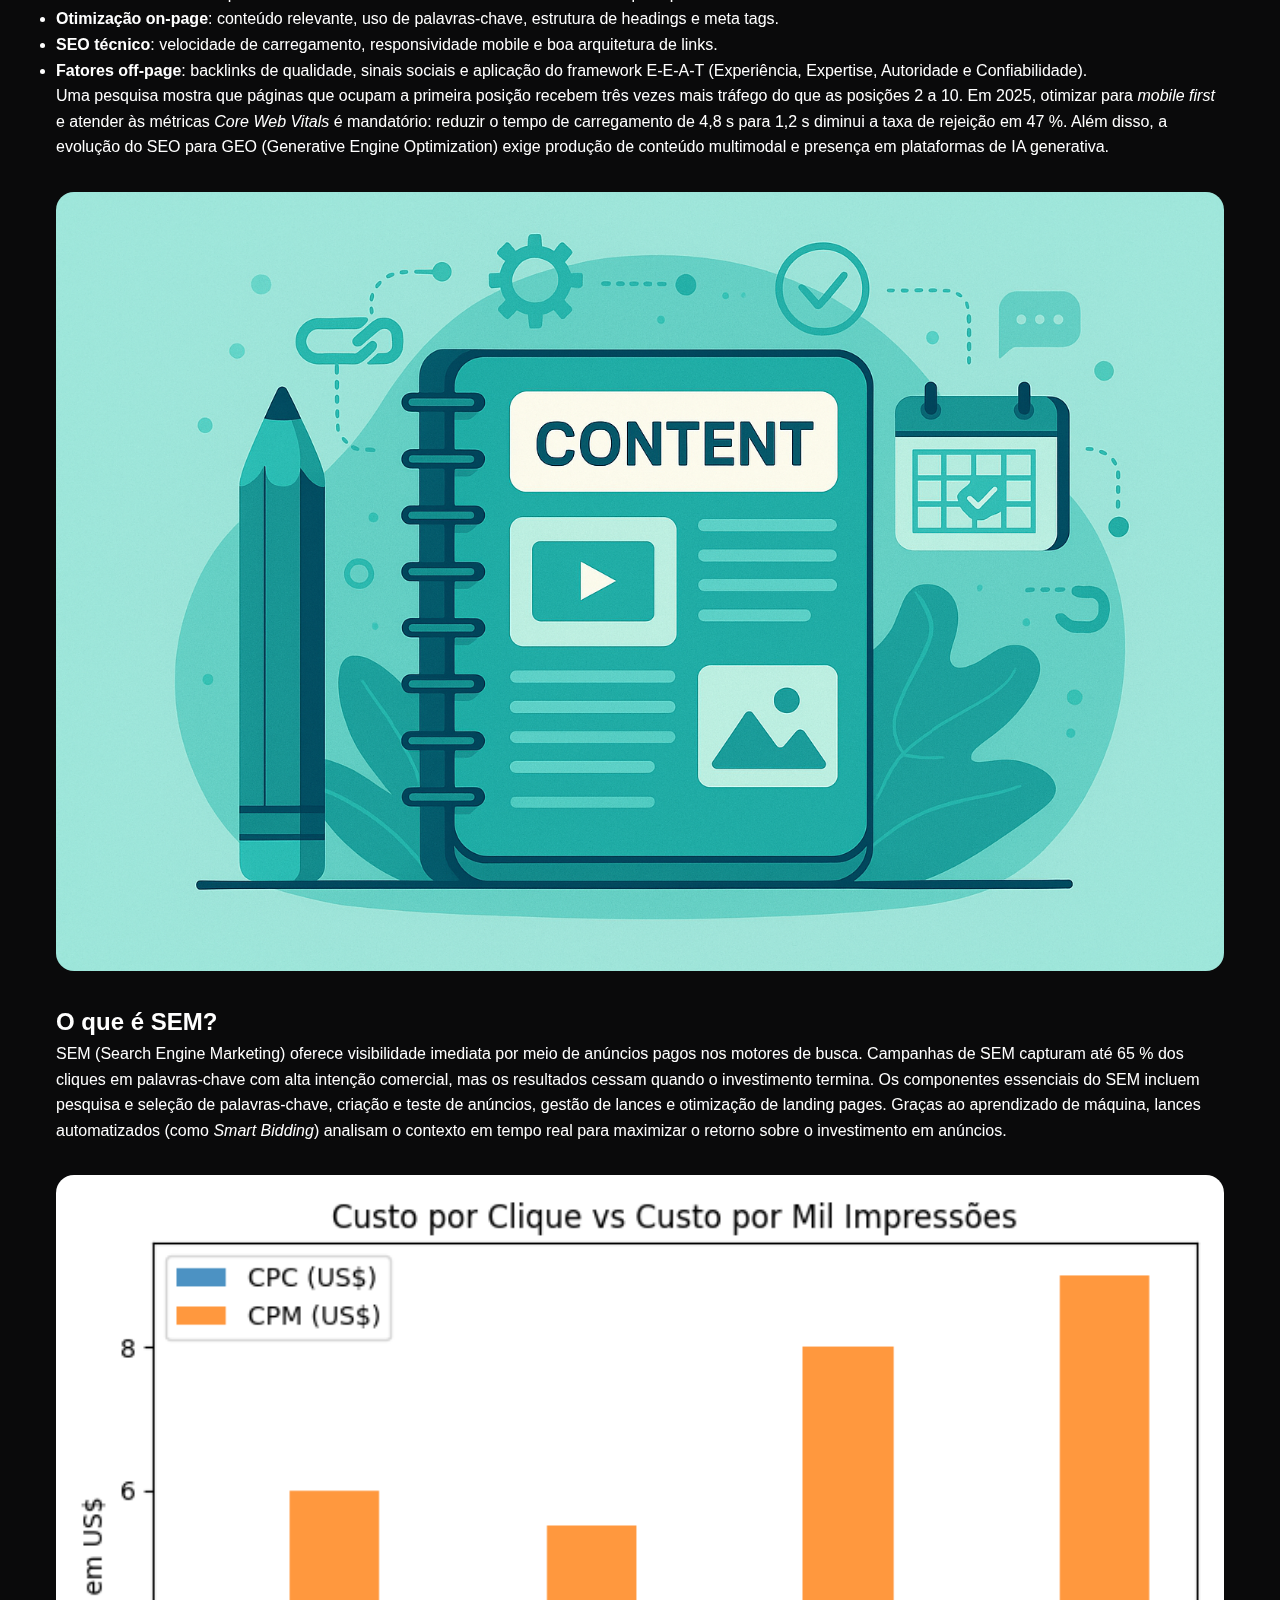
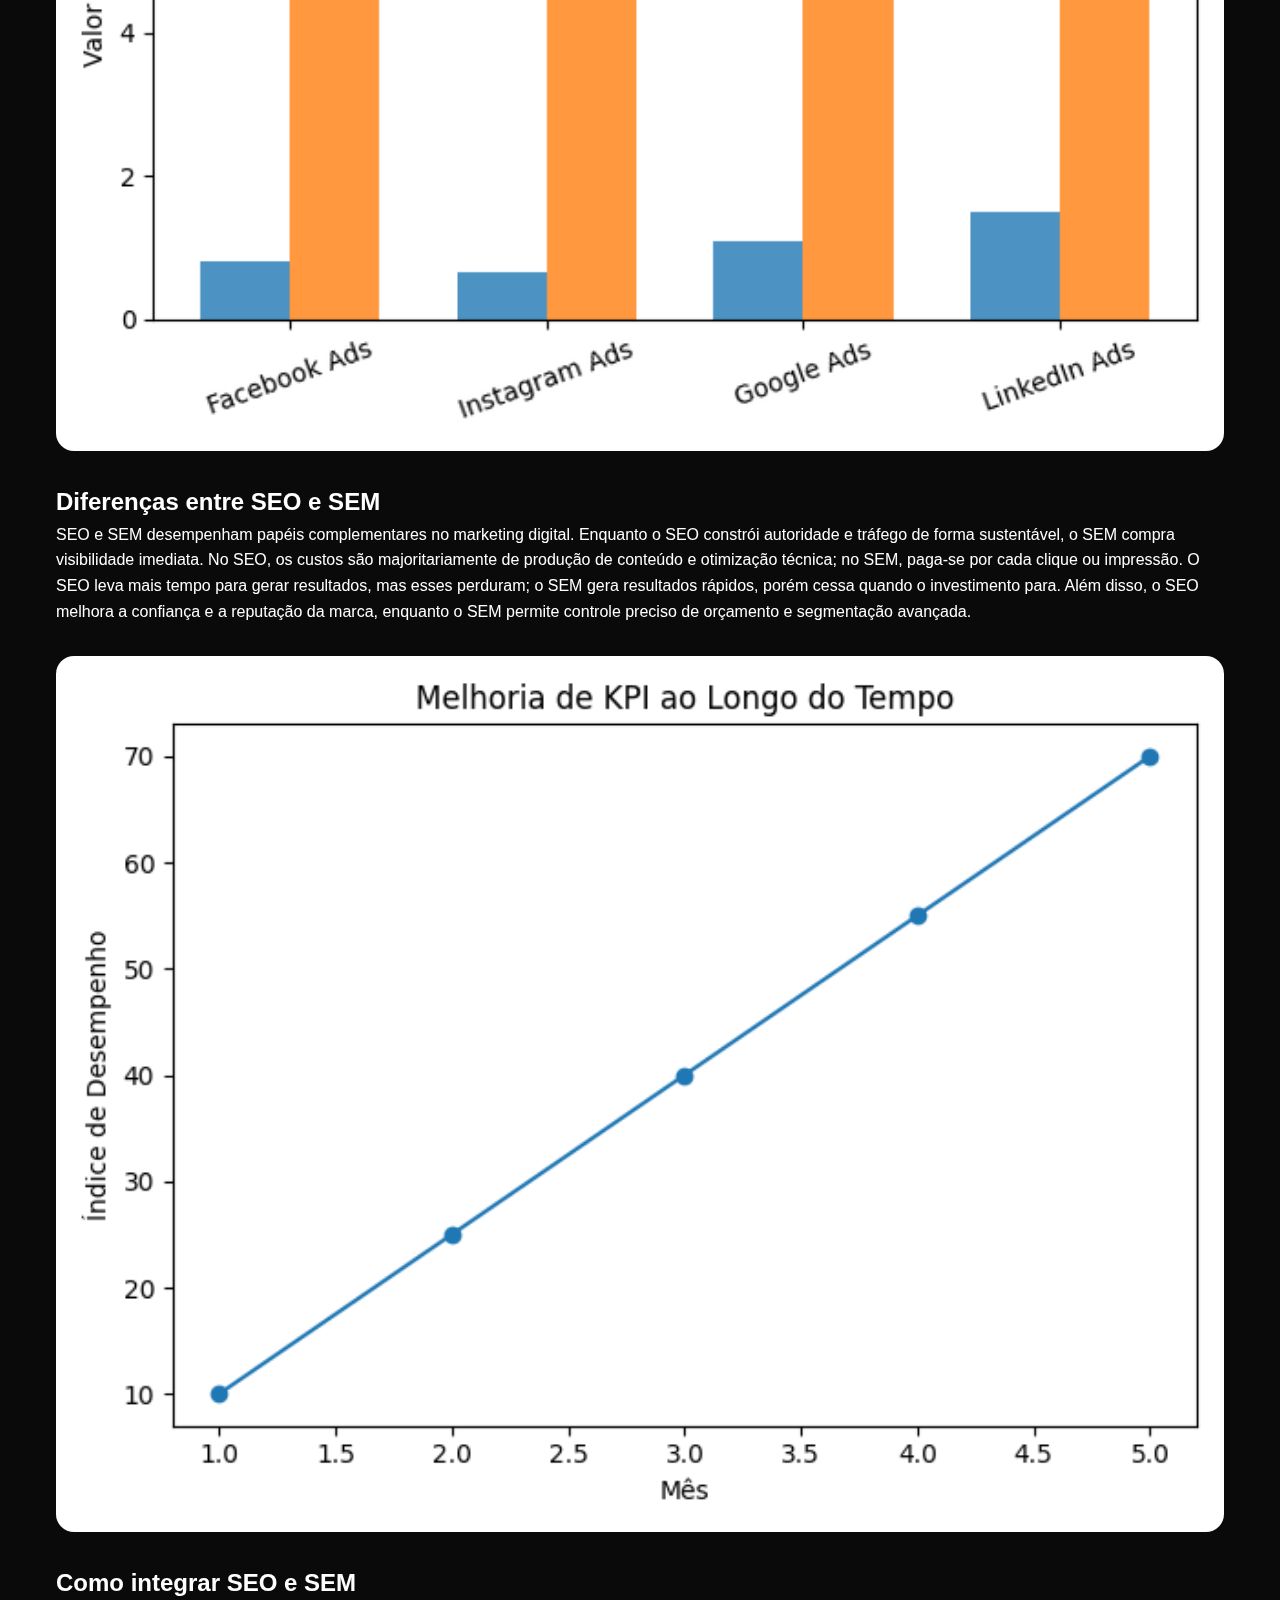
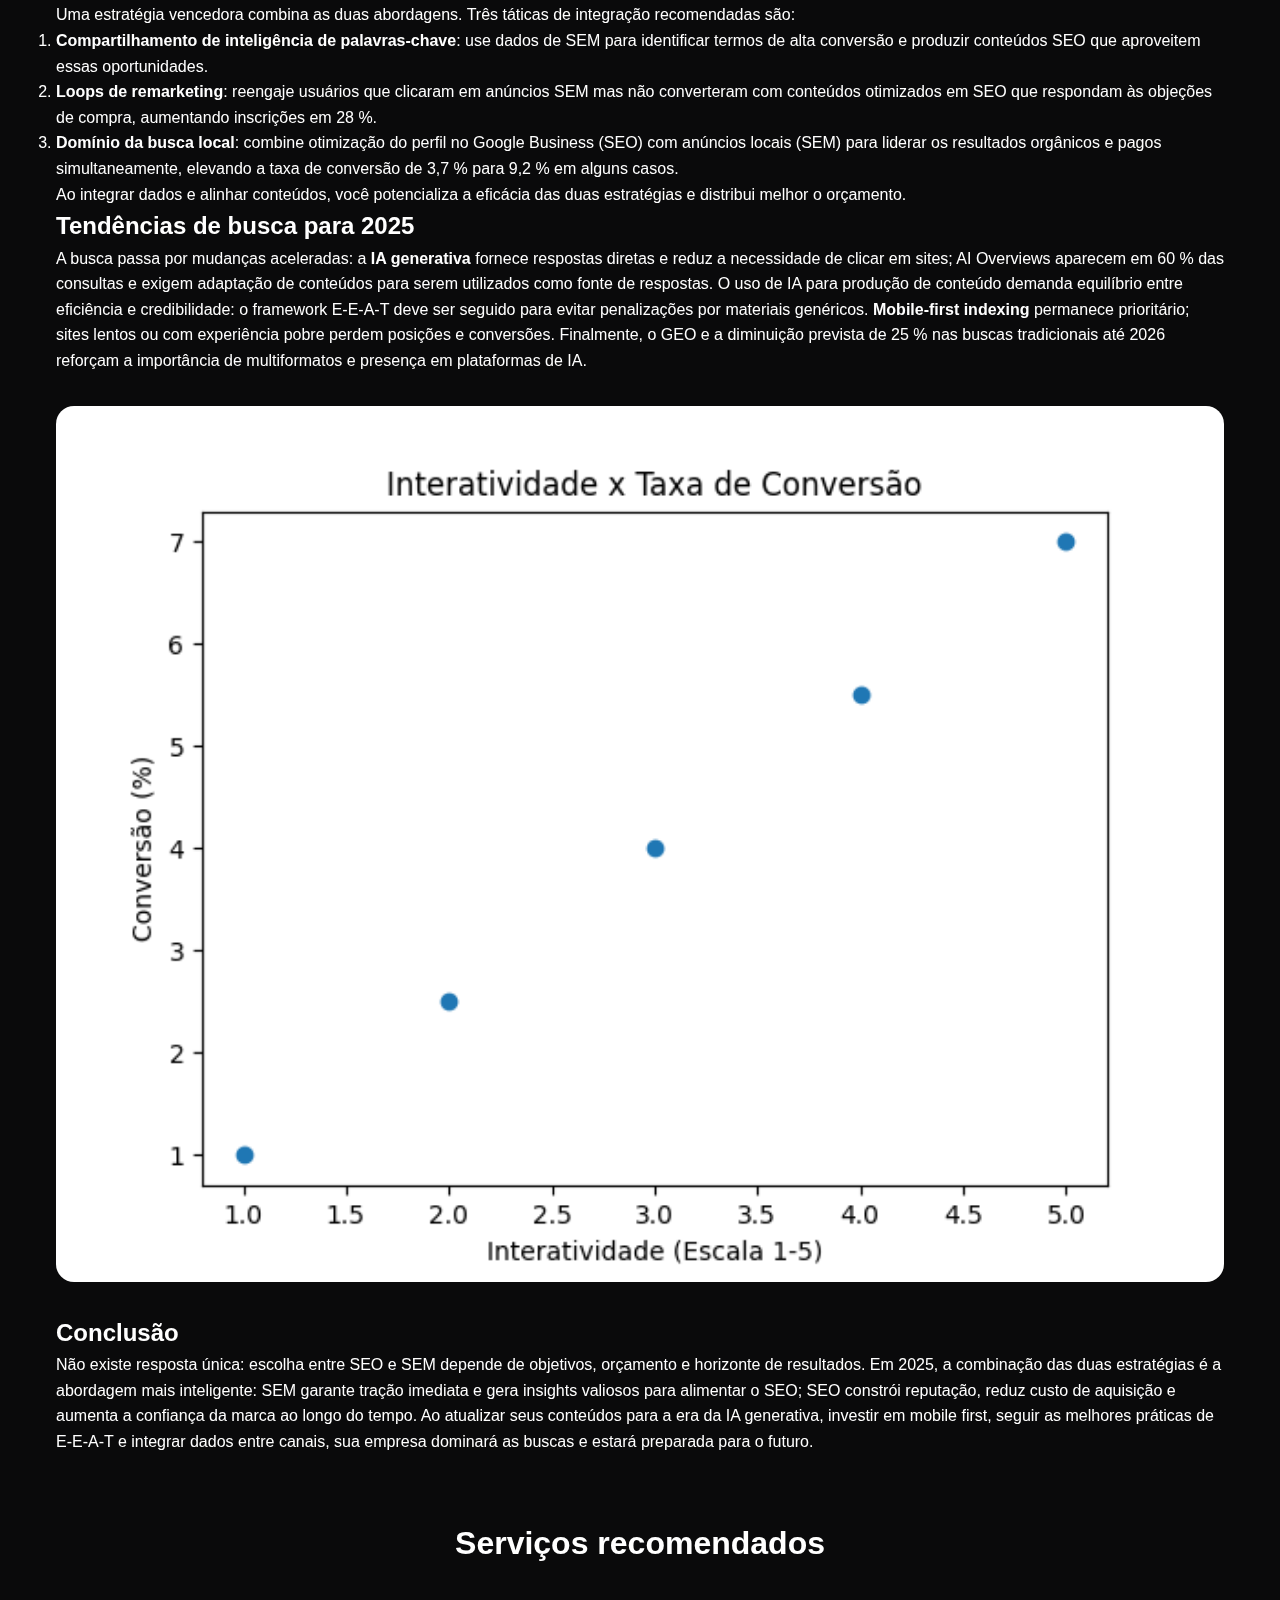
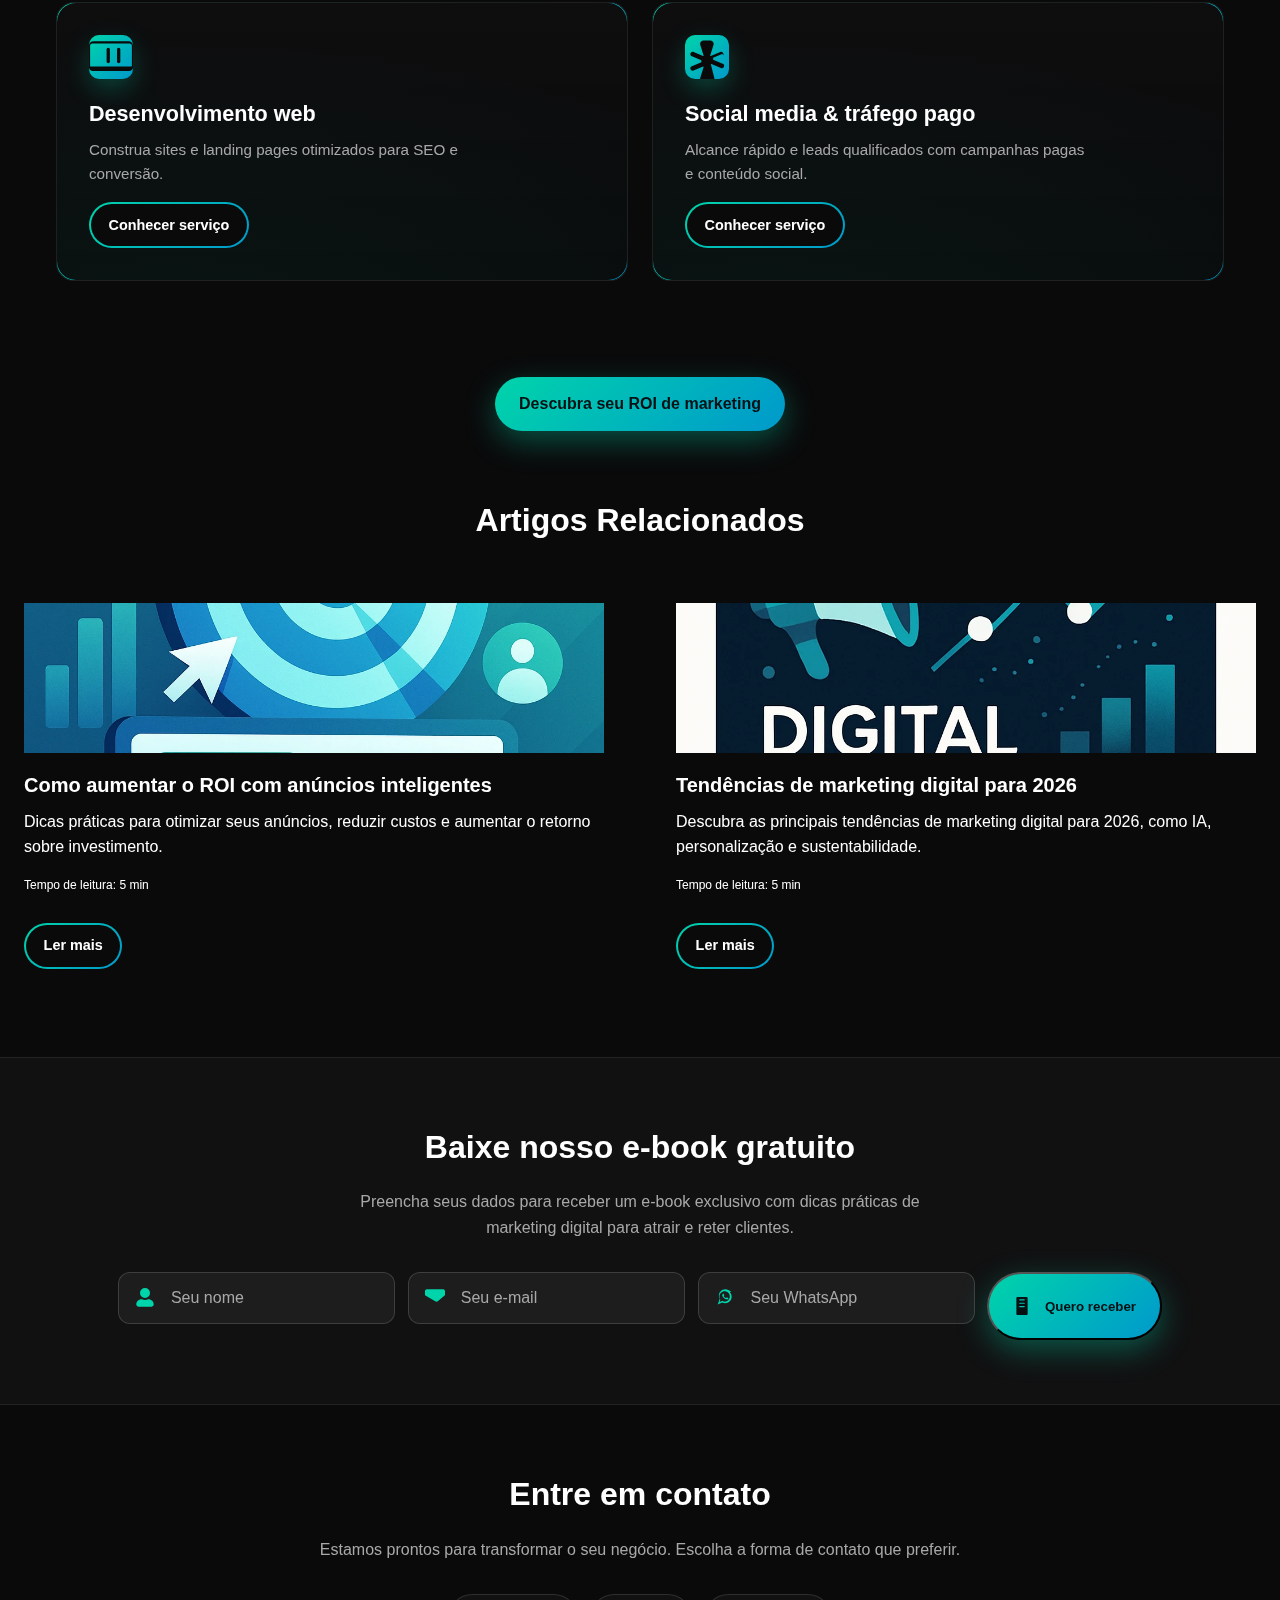
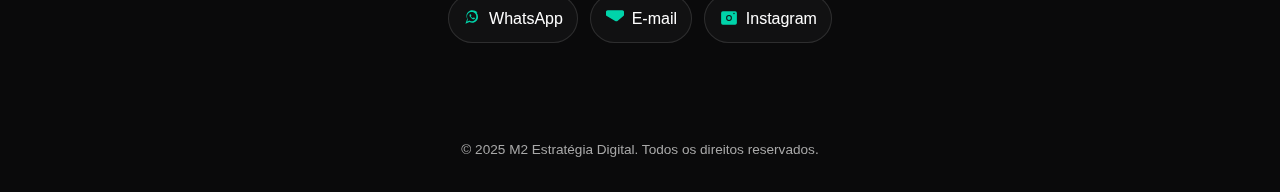
<file: blog/seo-vs-sem.html>
<!DOCTYPE html>
<html lang="pt-BR">
<head>
  <meta charset="UTF-8">
  <meta name="viewport" content="width=device-width, initial-scale=1.0">
  <title>SEO vs SEM em 2025: qual estratégia é ideal para sua empresa? - M2 Estratégia Digital</title>
  <meta name="description" content="Entenda as diferenças entre SEO e SEM, descubra como a IA generativa e o mobile-first estão transformando as buscas em 2025 e aprenda a combinar as duas estratégias para dominar os motores de busca.">
  <link rel="stylesheet" href="../assets/css/style.css">
  <link rel="stylesheet" href="https://cdn.jsdelivr.net/npm/aos@next/dist/aos.css">
</head>
<body>
  <!-- Scroll progress bar -->
  <div class="progress-bar"></div>
  <!-- Cabeçalho e navegação -->
  <header>
    <div class="container">
      <nav>
        <a href="../index.html#home" class="logo">
          <img src="../assets/img/logo.png" alt="Logotipo M2 Estratégia">
          <span>M2 Estratégia</span>
        </a>
        <ul class="nav-menu">
          <li><a href="../index.html#home">Início</a></li>
          <li><a href="../index.html#sobre">Sobre</a></li>
          <li><a href="../index.html#services">Serviços</a></li>
          <li><a href="../index.html#method">Método</a></li>
          <li><a href="../index.html#blog">Blog</a></li>
          <li><a href="../index.html#contact">Contato</a></li>
          <li><a href="../index.html#newsletter">E‑book</a></li>
        </ul>
        <a href="#" class="btn btn-primary pulse nav-cta open-quiz">Diagnóstico gratuito</a>
        <div class="nav-tools">
          <button class="theme-toggle" aria-label="Alternar tema">
            <svg class="icon-sun" xmlns="http://www.w3.org/2000/svg" viewBox="0 0 512 512"><path d="M256 176a80 80 0 1 0 0 160 80 80 0 1 0 0-160zm0-176c17.7 0 32 14.3 32 32V64c0 17.7-14.3 32-32 32s-32-14.3-32-32V32c0-17.7 14.3-32 32-32zm0 448c17.7 0 32 14.3 32 32v32c0 17.7-14.3 32-32 32s-32-14.3-32-32V480c0-17.7 14.3-32 32-32zm256-224c0 17.7-14.3 32-32 32H448c-17.7 0-32-14.3-32-32s14.3-32 32-32h32c17.7 0 32 14.3 32 32zm-448 0c0 17.7-14.3 32-32 32H32c-17.7 0-32-14.3-32-32s14.3-32 32-32h32c17.7 0 32-14.3 32 32zm330.1 150.1c12.5 12.5 12.5 32.8 0 45.3s-32.8 12.5-45.3 0l-22.6-22.6c-12.5-12.5-12.5-32.8 0-45.3s32.8-12.5 45.3 0l22.6 22.6zm-272.2 0c12.5-12.5 32.8-12.5 45.3 0s12.5 32.8 0 45.3l-22.6 22.6c-12.5 12.5-32.8 12.5-45.3 0s-12.5-32.8 0-45.3l22.6-22.6zm272.2-272.2l-22.6 22.6c-12.5 12.5-32.8 12.5-45.3 0s-12.5-32.8 0-45.3l22.6-22.6c12.5-12.5 32.8-12.5 45.3 0s12.5 32.8 0 45.3zm-272.2 0c-12.5-12.5-12.5-32.8 0-45.3s32.8-12.5 45.3 0l22.6 22.6c12.5 12.5 12.5 32.8 0 45.3s-32.8 12.5-45.3 0L111.9 53.9z"/></svg>
            <svg class="icon-moon" xmlns="http://www.w3.org/2000/svg" viewBox="0 0 512 512"><path d="M279.135 512c78.52 0 150.056-34.316 199.287-88.754c6.958-7.41-.623-18.725-9.96-17.247C310.19 418.87 192 292.664 192 144.001c0-52.359 13.72-101.443 37.844-144.001c4.411-7.82-2.326-17.27-11.05-15.128C86.017 15.838 0 111.753 0 223.999C0 370.696 126.304 512 279.135 512z"/></svg>
          </button>
          <button class="mobile-toggle" aria-label="Abrir menu">
            <span></span>
            <span></span>
            <span></span>
          </button>
        </div>
      </nav>
    </div>
  </header>

  <!-- Hero do artigo -->
  <section class="article-hero">
    <div class="container">
      <h1>SEO vs SEM: qual estratégia é ideal em 2025?</h1>
      <p class="article-tagline">Entenda como a revolução da IA e a busca mobile transformam a visibilidade online.</p>
      <!-- Thematic illustration -->
      <div class="article-image">
        <picture>
          <source srcset="../assets/img/seo-vs-sem-diagram.webp" type="image/webp">
          <img src="../assets/img/seo-vs-sem-diagram.png" alt="Diferenças entre SEO e SEM" loading="lazy">
        </picture>
      </div>
    </div>
  <!-- Case study overlay for testimonials -->
  <div class="case-overlay" id="case-overlay">
    <div class="case-container">
      <button class="case-close" aria-label="Fechar case">&times;</button>
      <div class="case-content" data-case="1">
        <h3>Case: TechNova</h3>
        <p><strong>Desafio:</strong> Baixo retorno de campanhas e crescimento limitado.</p>
        <p><strong>Solução:</strong> Reestruturamos a estratégia digital com foco em segmentação, funis de vendas e automação.</p>
        <p><strong>Resultados:</strong> ROI triplicado e crescimento sustentável em 6 meses.</p>
      </div>
      <div class="case-content" data-case="2" style="display:none;">
        <h3>Case: Loja X</h3>
        <p><strong>Desafio:</strong> Necessidade de atrair mais clientes qualificados.</p>
        <p><strong>Solução:</strong> Implementamos campanhas de tráfego pago altamente segmentadas e otimização de landing pages.</p>
        <p><strong>Resultados:</strong> Base de clientes dobrada e aumento significativo do investimento.</p>
      </div>
      <div class="case-content" data-case="3" style="display:none;">
        <h3>Case: StartApp</h3>
        <p><strong>Desafio:</strong> Falta de consistência nas ações de marketing.</p>
        <p><strong>Solução:</strong> Definimos processos de marketing orientados por dados, integrando BI e automação.</p>
        <p><strong>Resultados:</strong> Retenção elevada, leads qualificados e crescimento contínuo.</p>
      </div>
    </div>
  </div>
  </section>

  <!-- Conteúdo do artigo -->
  <main class="article-content">
    <div class="container">
      <h2>Introdução</h2>
      <p>Em 2025, empresas enfrentam uma escolha crítica: investir em <strong>SEO</strong> (otimização de sites para tráfego orgânico), em <strong>SEM</strong> (marketing de busca pago) ou combinar as duas estratégias. Com os <em>AI Overviews</em> aparecendo em cerca de 60 % das consultas e algoritmos de lances inteligentes ajustando anúncios em tempo real, a concorrência pela visibilidade é mais acirrada do que nunca. O mobile responde por 70 % das buscas, exigindo sites rápidos e adaptáveis, enquanto a IA generativa e os chatbots estão reformulando a forma como interagimos com os motores de busca.</p>
      <!-- Diagrama visualizando a interseção entre SEO e SEM -->
      <div class="article-image">
        <img src="../assets/img/seo-vs-sem-diagram.png" alt="Diagrama SEO vs SEM" loading="lazy">
      </div>

      <h2>O que é SEO?</h2>
      <p>SEO é a estratégia de longo prazo que busca ganhar visibilidade orgânica por meio de conteúdo de qualidade, otimização técnica e construção de autoridade. Resultados costumam aparecer entre 6 e 12 meses e se tornam duradouros. Os principais elementos do SEO incluem:</p>
      <ul>
        <li><strong>Otimização on‑page</strong>: conteúdo relevante, uso de palavras‑chave, estrutura de headings e meta tags.</li>
        <li><strong>SEO técnico</strong>: velocidade de carregamento, responsividade mobile e boa arquitetura de links.</li>
        <li><strong>Fatores off‑page</strong>: backlinks de qualidade, sinais sociais e aplicação do framework E‑E‑A‑T (Experiência, Expertise, Autoridade e Confiabilidade).</li>
      </ul>
      <p>Uma pesquisa mostra que páginas que ocupam a primeira posição recebem três vezes mais tráfego do que as posições 2 a 10. Em 2025, otimizar para <em>mobile first</em> e atender às métricas <em>Core Web Vitals</em> é mandatório: reduzir o tempo de carregamento de 4,8 s para 1,2 s diminui a taxa de rejeição em 47 %. Além disso, a evolução do SEO para GEO (Generative Engine Optimization) exige produção de conteúdo multimodal e presença em plataformas de IA generativa.</p>
      <!-- Ilustração sobre otimização de conteúdo e autoridade -->
      <div class="article-image">
        <img src="../assets/img/content-illustration.png" alt="Ilustração sobre SEO e conteúdo" loading="lazy">
      </div>

      <h2>O que é SEM?</h2>
      <p>SEM (Search Engine Marketing) oferece visibilidade imediata por meio de anúncios pagos nos motores de busca. Campanhas de SEM capturam até 65 % dos cliques em palavras‑chave com alta intenção comercial, mas os resultados cessam quando o investimento termina. Os componentes essenciais do SEM incluem pesquisa e seleção de palavras‑chave, criação e teste de anúncios, gestão de lances e otimização de landing pages. Graças ao aprendizado de máquina, lances automatizados (como <em>Smart Bidding</em>) analisam o contexto em tempo real para maximizar o retorno sobre o investimento em anúncios.</p>
      <!-- Gráfico comparando custo e desempenho de anúncios pagos -->
      <div class="article-image">
        <img src="../assets/img/social_chart1.png" alt="Comparação de custo e desempenho de anúncios" loading="lazy">
      </div>

      <h2>Diferenças entre SEO e SEM</h2>
      <p>SEO e SEM desempenham papéis complementares no marketing digital. Enquanto o SEO constrói autoridade e tráfego de forma sustentável, o SEM compra visibilidade imediata. No SEO, os custos são majoritariamente de produção de conteúdo e otimização técnica; no SEM, paga‑se por cada clique ou impressão. O SEO leva mais tempo para gerar resultados, mas esses perduram; o SEM gera resultados rápidos, porém cessa quando o investimento para. Além disso, o SEO melhora a confiança e a reputação da marca, enquanto o SEM permite controle preciso de orçamento e segmentação avançada.</p>
      <!-- Gráfico comparando ROI de SEO e SEM -->
      <div class="article-image">
        <img src="../assets/img/bi_chart1.png" alt="Comparação de ROI entre SEO e SEM" loading="lazy">
      </div>

      <h2>Como integrar SEO e SEM</h2>
      <p>Uma estratégia vencedora combina as duas abordagens. Três táticas de integração recomendadas são:</p>
      <ol>
        <li><strong>Compartilhamento de inteligência de palavras‑chave</strong>: use dados de SEM para identificar termos de alta conversão e produzir conteúdos SEO que aproveitem essas oportunidades.</li>
        <li><strong>Loops de remarketing</strong>: reengaje usuários que clicaram em anúncios SEM mas não converteram com conteúdos otimizados em SEO que respondam às objeções de compra, aumentando inscrições em 28 %.</li>
        <li><strong>Domínio da busca local</strong>: combine otimização do perfil no Google Business (SEO) com anúncios locais (SEM) para liderar os resultados orgânicos e pagos simultaneamente, elevando a taxa de conversão de 3,7 % para 9,2 % em alguns casos.</li>
      </ol>
      <p>Ao integrar dados e alinhar conteúdos, você potencializa a eficácia das duas estratégias e distribui melhor o orçamento.</p>

      <h2>Tendências de busca para 2025</h2>
      <p>A busca passa por mudanças aceleradas: a <strong>IA generativa</strong> fornece respostas diretas e reduz a necessidade de clicar em sites; AI Overviews aparecem em 60 % das consultas e exigem adaptação de conteúdos para serem utilizados como fonte de respostas. O uso de IA para produção de conteúdo demanda equilíbrio entre eficiência e credibilidade: o framework E‑E‑A‑T deve ser seguido para evitar penalizações por materiais genéricos. <strong>Mobile-first indexing</strong> permanece prioritário; sites lentos ou com experiência pobre perdem posições e conversões. Finalmente, o GEO e a diminuição prevista de 25 % nas buscas tradicionais até 2026 reforçam a importância de multiformatos e presença em plataformas de IA.</p>
      <!-- Ilustração sobre tendências de busca e tecnologia -->
      <div class="article-image">
        <img src="../assets/img/webdev_chart2.png" alt="Tendências de busca e tecnologia" loading="lazy">
      </div>

      <h2>Conclusão</h2>
      <p>Não existe resposta única: escolha entre SEO e SEM depende de objetivos, orçamento e horizonte de resultados. Em 2025, a combinação das duas estratégias é a abordagem mais inteligente: SEM garante tração imediata e gera insights valiosos para alimentar o SEO; SEO constrói reputação, reduz custo de aquisição e aumenta a confiança da marca ao longo do tempo. Ao atualizar seus conteúdos para a era da IA generativa, investir em mobile first, seguir as melhores práticas de E‑E‑A‑T e integrar dados entre canais, sua empresa dominará as buscas e estará preparada para o futuro.</p>

      <!-- Recomendações de serviços -->
      <section class="recommended-services">
        <h2>Serviços recomendados</h2>
        <div class="recommended-grid">
          <!-- Serviço recomendado: Desenvolvimento web -->
          <div class="bento-item">
            <div class="bento-icon">
              <!-- Ícone de desenvolvimento web -->
              <svg xmlns="http://www.w3.org/2000/svg" viewBox="0 0 640 512" fill="currentColor"><path d="M0 416C0 442.5 21.5 464 48 464H592c26.5 0 48-21.5 48-48V96c0-35.3-28.7-64-64-64H64C28.7 32 0 60.7 0 96V416zM592 64c17.7 0 32 14.3 32 32v304H16V96c0-17.7 14.3-32 32-32H592zM280 352c13.3 0 24-10.7 24-24V152c0-13.3-10.7-24-24-24s-24 10.7-24 24V328c0 13.3 10.7 24 24 24zm152 0c13.3 0 24-10.7 24-24V152c0-13.3-10.7-24-24-24s-24 10.7-24 24V328c0 13.3 10.7 24 24 24z"/></svg>
            </div>
            <h3 class="bento-title">Desenvolvimento web</h3>
            <p class="bento-text">Construa sites e landing pages otimizados para SEO e conversão.</p>
            <a href="../index.html#services" class="btn btn-outline btn-card">Conhecer serviço</a>
          </div>
          <!-- Serviço recomendado: Social media & tráfego pago -->
          <div class="bento-item">
            <div class="bento-icon">
              <!-- Ícone social/tráfego -->
              <svg xmlns="http://www.w3.org/2000/svg" viewBox="0 0 512 512" fill="currentColor"><path d="M448 224c0-19.8-20-34-37.8-26.4l-110.3 46.1c-2.3-1.1-4.7-2.1-7.2-3.1l39.5-126.3c7.8-25.1-12.9-49.3-38.7-49.3H216c-25.8 0-46.5 24.2-38.7 49.3l39.5 126.3c-2.5 1-4.9 2-7.2 3.1L99.8 197.6C82 190 62 204.2 62 224c0 11.3 7.4 21.2 18.3 23.8l110.3 46.1c-1.1 7.8-1.1 15.9 0 23.7L80.3 363.7C69.4 366.3 62 376.3 62 387.6c0 19.8 20 34 37.8 26.4l110.3-46.1c2.3 1.1 4.7 2.1 7.2 3.1L177.8 496c-7.8 25.1 12.9 49.3 38.7 49.3h85.5c25.8 0 46.5-24.2 38.7-49.3L300.6 341.2c2.5-1 4.9-2 7.2-3.1l110.3 46.1c17.8 7.6 37.8-6.6 37.8-26.4c0-11.3-7.4-21.2-18.3-23.8l-110.3-46.1c1.1-7.8 1.1-15.9 0-23.7l110.3-46.1C440.6 245.2 448 235.3 448 224z"/></svg>
            </div>
            <h3 class="bento-title">Social media & tráfego pago</h3>
            <p class="bento-text">Alcance rápido e leads qualificados com campanhas pagas e conteúdo social.</p>
            <a href="../index.html#services" class="btn btn-outline btn-card">Conhecer serviço</a>
          </div>
        </div>
      </section>

      <div style="text-align:center; margin:2rem 0;">
        <a href="#" class="btn btn-primary open-roi">Descubra seu ROI de marketing</a>
      </div>
    </div>
  </main>

  <!-- Artigos Relacionados -->
  <section class="related-posts">
    <h2>Artigos Relacionados</h2>
    <div class="grid">
      <!-- Related post 1: ROI -->
      <div class="card">
        <picture>
          <source srcset="../assets/img/ads-illustration.webp" type="image/webp">
          <img src="../assets/img/ads-illustration.png" alt="ROI em anúncios inteligentes" loading="lazy">
        </picture>
        <h3>Como aumentar o ROI com anúncios inteligentes</h3>
        <p>Dicas práticas para otimizar seus anúncios, reduzir custos e aumentar o retorno sobre investimento.</p>
        <span class="reading-time">Tempo de leitura: 5 min</span>
        <a href="roi-anuncios-inteligentes.html" class="btn btn-outline btn-card">Ler mais</a>
      </div>
      <!-- Related post 2: Tendências -->
      <div class="card">
        <picture>
          <source srcset="../assets/img/marketing-illustration.webp" type="image/webp">
          <img src="../assets/img/marketing-illustration.png" alt="Tendências de marketing digital 2026" loading="lazy">
        </picture>
        <h3>Tendências de marketing digital para 2026</h3>
        <p>Descubra as principais tendências de marketing digital para 2026, como IA, personalização e sustentabilidade.</p>
        <span class="reading-time">Tempo de leitura: 5 min</span>
        <a href="tendencias-marketing-2026.html" class="btn btn-outline btn-card">Ler mais</a>
      </div>
    </div>
  </section>

  <!-- Seção de newsletter -->
  <section class="newsletter-section" id="newsletter">
    <div class="container">
      <h2>Baixe nosso e‑book gratuito</h2>
      <p>Preencha seus dados para receber um e‑book exclusivo com dicas práticas de marketing digital para atrair e reter clientes.</p>
      <form id="newsletter-form" class="newsletter-form" action="#" method="post">
        <div class="input-group">
          <span class="input-icon">
            <!-- Ícone de usuário -->
            <svg xmlns="http://www.w3.org/2000/svg" viewBox="0 0 448 512" fill="currentColor"><path d="M224 256A128 128 0 1 0 224 0a128 128 0 1 0 0 256zm89.6 32h-11.6c-22.7 10.9-47.9 16-78 16s-55.3-5.1-78-16h-11.6C60.8 288 0 348.8 0 421.3c0 34.7 45.8 58.7 91.2 58.7H356.8c45.4 0 91.2-24 91.2-58.7C448 348.8 387.2 288 313.6 288z"/></svg>
          </span>
          <input type="text" name="name" placeholder="Seu nome" required>
        </div>
        <div class="input-group">
          <span class="input-icon">
            <!-- Ícone de e‑mail -->
            <svg xmlns="http://www.w3.org/2000/svg" viewBox="0 0 512 512" fill="currentColor"><path d="M502.3 190.8L327.4 338c-19.3 15.7-46.5 15.7-65.8 0L9.7 190.8C3.9 185.8 0 178.6 0 171.1V80c0-26.5 21.5-48 48-48h416c26.5 0 48 21.5 48 48v91.1c0 7.5-3.9 14.7-9.7 20zM480 128L256 312 32 128V80h448v48z"/></svg>
          </span>
          <input type="email" name="email" placeholder="Seu e‑mail" required>
        </div>
        <div class="input-group">
          <span class="input-icon">
            <!-- Ícone de WhatsApp -->
            <svg xmlns="http://www.w3.org/2000/svg" viewBox="0 0 448 512" fill="currentColor"><path d="M380.9 97.1C339.2 55.5 286.5 32 230.7 32c-90.5 0-164 73.5-164 164 0 28.9 7.5 56.9 21.7 81.6L38 420l114-50.4c23.9 13.1 50.7 20 78.2 20h.4c90.6 0 164.3-73.5 164.3-164.1c0-43.8-17.1-85-47.5-115.4zM230.7 349.6c-24.2 0-47.9-6.3-68.6-18.3l-4.9-2.9l-67.6 29.9l14.5-69.1l-2.6-4.3c-12.2-20.5-18.6-44.1-18.6-68.2c0-72.5 59-131.5 131.5-131.5c35.2 0 68.3 13.7 93.2 38.6s38.6 58 38.6 93.2c0 72.5-59 131.5-131.5 131.5zm70.3-97.4c-3.8-1.9-22.4-11-25.8-12.2c-3.5-1.3-6-1.9-8.6 1.9s-9.9 12.2-12.2 14.7s-4.5 2.8-8.3 0.9c-22.7-11.4-37.5-20.5-52.5-46.4c-4-6.9 4-6.5 11.4-21.5c1.3-2.8 .6-5.2-.3-7.1c-.9-1.9-8.6-21-11.8-28.9c-3.1-7.5-6.3-6.5-8.6-6.6c-2.2-.1-4.7-.1-7.3-.1c-2.6 0-6.8 .9-10.3 4.7s-13.5 13.2-13.5 32.2c0 19 13.8 37.4 15.7 40c1.9 2.5 27 41.3 65.4 58c9.1 3.9 16.2 6.2 21.7 8c9.1 2.9 17.4 2.5 24 1.5 7.3-1.1 22.4-9.2 25.6-18.1c3.2-8.9 3.2-16.5 2.3-18.1c-.9-1.6-3.5-2.5-7.3-4.4z"/></svg>
          </span>
          <input type="tel" name="whatsapp" placeholder="Seu WhatsApp" pattern="[0-9]{10,13}" required>
        </div>
        <button type="submit" class="btn btn-primary">
          <svg xmlns="http://www.w3.org/2000/svg" viewBox="0 0 512 512" fill="currentColor"><path d="M128 0c-17.7 0-32 14.3-32 32v448c0 17.7 14.3 32 32 32h256c17.7 0 32-14.3 32-32V32c0-17.7-14.3-32-32-32H128zm64 64h128c8.8 0 16 7.2 16 16s-7.2 16-16 16H192c-8.8 0-16-7.2-16-16s7.2-16 16-16zm0 96h128c8.8 0 16 7.2 16 16s-7.2 16-16 16H192c-8.8 0-16-7.2-16-16s7.2-16 16-16zm0 96h128c8.8 0 16 7.2 16 16s-7.2 16-16 16H192c-8.8 0-16-7.2-16-16s7.2-16 16-16z"/></svg>
          Quero receber
        </button>
      </form>
    </div>
  </section>

  <!-- Seção de contato -->
  <section class="contact-section" id="contact">
    <div class="container">
      <h2>Entre em contato</h2>
      <p>Estamos prontos para transformar o seu negócio. Escolha a forma de contato que preferir.</p>
      <div class="socials">
        <a class="chip" href="https://wa.me/5527988643815?text=Ol%C3%A1!%20Vim%20pelo%20site." target="_blank" rel="noopener">
          <svg xmlns="http://www.w3.org/2000/svg" viewBox="0 0 448 512" fill="currentColor"><path d="M380.9 97.1C339.2 55.5 286.5 32 230.7 32c-90.5 0-164 73.5-164 164 0 28.9 7.5 56.9 21.7 81.6L38 420l114-50.4c23.9 13.1 50.7 20 78.2 20h.4c90.6 0 164.3-73.5 164.3-164.1c0-43.8-17.1-85-47.5-115.4zM230.7 349.6c-24.2 0-47.9-6.3-68.6-18.3l-4.9-2.9l-67.6 29.9l14.5-69.1l-2.6-4.3c-12.2-20.5-18.6-44.1-18.6-68.2c0-72.5 59-131.5 131.5-131.5c35.2 0 68.3 13.7 93.2 38.6s38.6 58 38.6 93.2c0 72.5-59 131.5-131.5 131.5zm70.3-97.4c-3.8-1.9-22.4-11-25.8-12.2c-3.5-1.3-6-1.9-8.6 1.9s-9.9 12.2-12.2 14.7s-4.5 2.8-8.3 0.9c-22.7-11.4-37.5-20.5-52.5-46.4c-4-6.9 4-6.5 11.4-21.5c1.3-2.8 .6-5.2-.3-7.1c-.9-1.9-8.6-21-11.8-28.9c-3.1-7.5-6.3-6.5-8.6-6.6c-2.2-.1-4.7-.1-7.3-.1c-2.6 0-6.8 .9-10.3 4.7s-13.5 13.2-13.5 32.2c0 19 13.8 37.4 15.7 40c1.9 2.5 27 41.3 65.4 58c9.1 3.9 16.2 6.2 21.7 8c9.1 2.9 17.4 2.5 24 1.5 7.3-1.1 22.4-9.2 25.6-18.1c3.2-8.9 3.2-16.5 2.3-18.1c-.9-1.6-3.5-2.5-7.3-4.4z"/></svg>
          WhatsApp
        </a>
        <a class="chip" href="mailto:contato@m2estrategiadigital.com.br">
          <svg xmlns="http://www.w3.org/2000/svg" viewBox="0 0 512 512" fill="currentColor"><path d="M502.3 190.8L327.4 338c-19.3 15.7-46.5 15.7-65.8 0L9.7 190.8C3.9 185.8 0 178.6 0 171.1V80c0-26.5 21.5-48 48-48h416c26.5 0 48 21.5 48 48v91.1c0 7.5-3.9 14.7-9.7 20zM480 128L256 312 32 128V80h448v48z"/></svg>
          E‑mail
        </a>
        <a class="chip" href="https://instagram.com/m2estrategia" target="_blank" rel="noopener">
          <svg xmlns="http://www.w3.org/2000/svg" viewBox="0 0 448 512" fill="currentColor"><path d="M224 202.66A53.34 53.34 0 1 0 277.34 256 53.38 53.38 0 0 0 224 202.66ZM398.8 64H49.2A49.23 49.23 0 0 0 0 113.8v285.4A49.23 49.23 0 0 0 49.2 448h349.6A49.23 49.23 0 0 0 448 399.2V113.8A49.23 49.23 0 0 0 398.8 64ZM224 338a82 82 0 1 1 82-82 82 82 0 0 1-82 82Zm142-191.6a19.8 19.8 0 1 1 19.8-19.8 19.8 19.8 0 0 1-19.8 19.8Z"/></svg>
          Instagram
        </a>
      </div>
    </div>
  </section>

  <!-- Rodapé -->
  <footer>
    <div class="container">
      <p>© 2025 M2 Estratégia Digital. Todos os direitos reservados.</p>
    </div>
  </footer>

  <!-- Barra de CTA adesiva -->
  <div class="sticky-cta-bar">
    <span class="sticky-cta-text">Vamos acelerar seus resultados? Fale com um especialista agora!</span>
    <a href="#contact" class="btn btn-primary pulse">Falar com um especialista</a>
  </div>

  <!-- Chat widget removido -->

  <!-- Interactive quiz overlay -->
  <div class="quiz-overlay" id="quiz-overlay">
    <div class="quiz-container">
      <button class="quiz-close" aria-label="Fechar">&times;</button>
      <!-- Step 1 -->
      <div class="quiz-step" data-step="1">
        <h3>Descubra seu nível de maturidade digital</h3>
        <p>Quantos colaboradores sua empresa tem?</p>
        <div class="quiz-options">
          <button type="button" class="quiz-option" data-answer="small">1–5</button>
          <button type="button" class="quiz-option" data-answer="medium">6–50</button>
          <button type="button" class="quiz-option" data-answer="large">51+</button>
        </div>
        <div class="quiz-nav">
          <button type="button" class="quiz-next">Próximo</button>
        </div>
      </div>
      <!-- Step 2 -->
      <div class="quiz-step" data-step="2" style="display:none;">
        <h3>Seu principal objetivo</h3>
        <p>Qual é a maior prioridade do seu marketing?</p>
        <div class="quiz-options">
          <button type="button" class="quiz-option" data-answer="leads">Gerar mais leads</button>
          <button type="button" class="quiz-option" data-answer="automation">Automatizar processos</button>
          <button type="button" class="quiz-option" data-answer="seo">Melhorar presença online</button>
        </div>
        <div class="quiz-nav">
          <button type="button" class="quiz-prev">Voltar</button>
          <button type="button" class="quiz-next">Próximo</button>
        </div>
      </div>
      <!-- Step 3: result -->
      <div class="quiz-step" data-step="3" style="display:none;">
        <h3>Resultado</h3>
        <p class="quiz-result"></p>
        <div class="quiz-nav">
          <button type="button" class="quiz-prev">Voltar</button>
          <button type="button" class="quiz-next">Continuar</button>
        </div>
      </div>
      <!-- Step 4: contact -->
      <div class="quiz-step" data-step="4" style="display:none;">
        <h3>Deixe seus dados para receber o diagnóstico completo</h3>
        <form class="quiz-form">
          <input type="text" id="quiz-name" placeholder="Seu nome" required>
          <input type="email" id="quiz-email" placeholder="Seu email" required>
          <button type="submit" class="quiz-submit">Enviar</button>
        </form>
        <p class="quiz-thanks" style="display:none;">Obrigado! Em breve entraremos em contato com seu diagnóstico personalizado.</p>
        <div class="quiz-nav">
          <button type="button" class="quiz-prev">Voltar</button>
        </div>
      </div>
    </div>
  </div>

  <!-- ROI calculator overlay -->
  <div class="roi-overlay" id="roi-overlay">
    <div class="roi-container">
      <button class="roi-close" aria-label="Fechar calculadora">&times;</button>
      <div class="roi-step active" data-step="1">
        <h3>Calcule seu ROI de marketing</h3>
        <div class="roi-field">
          <label for="roi-leads">Quantidade de leads gerados</label>
          <input type="number" id="roi-leads" min="0" required>
        </div>
        <div class="roi-field">
          <label for="roi-invest">Investimento total em marketing (R$)</label>
          <input type="number" id="roi-invest" min="0" required>
        </div>
        <div class="roi-nav">
          <span></span>
          <button type="button" class="roi-next">Próximo</button>
        </div>
      </div>
      <div class="roi-step" data-step="2">
        <h3>Dados de venda</h3>
        <div class="roi-field">
          <label for="roi-conversion">Taxa de conversão (%)</label>
          <input type="number" id="roi-conversion" min="0" max="100" required>
        </div>
        <div class="roi-field">
          <label for="roi-ticket">Ticket médio (R$)</label>
          <input type="number" id="roi-ticket" min="0" required>
        </div>
        <div class="roi-nav">
          <button type="button" class="roi-prev">Voltar</button>
          <button type="button" class="roi-next">Próximo</button>
        </div>
      </div>
      <div class="roi-step" data-step="3">
        <h3>Resultado</h3>
        <p class="roi-result"></p>
        <div class="roi-nav">
          <button type="button" class="roi-prev">Voltar</button>
          <button type="button" class="roi-next">Continuar</button>
        </div>
      </div>
          <div class="roi-step" data-step="4">
        <h3>Receba um relatório personalizado</h3>
        <form class="roi-form">
          <!-- Nome com ícone -->
          <div class="input-group">
            <span class="input-icon">
              <svg xmlns="http://www.w3.org/2000/svg" viewBox="0 0 448 512" fill="currentColor"><path d="M224 256A128 128 0 1 0 224 0a128 128 0 1 0 0 256zm89.6 32h-11.6c-22.7 10.9-47.9 16-78 16s-55.3-5.1-78-16h-11.6C60.8 288 0 348.8 0 421.3c0 34.7 45.8 58.7 91.2 58.7H356.8c45.4 0 91.2-24 91.2-58.7C448 348.8 387.2 288 313.6 288z"/></svg>
            </span>
            <input type="text" id="roi-name" placeholder="Seu nome" required>
          </div>
          <!-- Email com ícone -->
          <div class="input-group">
            <span class="input-icon">
              <svg xmlns="http://www.w3.org/2000/svg" viewBox="0 0 512 512" fill="currentColor"><path d="M502.3 190.8L327.4 338c-19.3 15.7-46.5 15.7-65.8 0L9.7 190.8C3.9 185.8 0 178.6 0 171.1V80c0-26.5 21.5-48 48-48h416c26.5 0 48 21.5 48 48v91.1c0 7.5-3.9 14.7-9.7 20zM480 128L256 312 32 128V80h448v48z"/></svg>
            </span>
            <input type="email" id="roi-email" placeholder="Seu e‑mail" required>
          </div>
          <!-- WhatsApp com ícone -->
          <div class="input-group">
            <span class="input-icon">
              <svg xmlns="http://www.w3.org/2000/svg" viewBox="0 0 448 512" fill="currentColor"><path d="M380.9 97.1C339.2 55.5 286.5 32 230.7 32c-90.5 0-164 73.5-164 164 0 28.9 7.5 56.9 21.7 81.6L38 420l114-50.4c23.9 13.1 50.7 20 78.2 20h.4c90.6 0 164.3-73.5 164.3-164.1c0-43.8-17.1-85-47.5-115.4zM230.7 349.6c-24.2 0-47.9-6.3-68.6-18.3l-4.9-2.9l-67.6 29.9l14.5-69.1l-2.6-4.3c-12.2-20.5-18.6-44.1-18.6-68.2c0-72.5 59-131.5 131.5-131.5c35.2 0 68.3 13.7 93.2 38.6s38.6 58 38.6 93.2c0 72.5-59 131.5-131.5 131.5zm70.3-97.4c-3.8-1.9-22.4-11-25.8-12.2c-3.5-1.3-6-1.9-8.6 1.9s-9.9 12.2-12.2 14.7s-4.5 2.8-8.3 0.9c-22.7-11.4-37.5-20.5-52.5-46.4c-4-6.9 4-6.5 11.4-21.5c1.3-2.8 .6-5.2-.3-7.1c-.9-1.9-8.6-21-11.8-28.9c-3.1-7.5-6.3-6.5-8.6-6.6c-2.2-.1-4.7-.1-7.3-.1c-2.6 0-6.8 .9-10.3 4.7s-13.5 13.2-13.5 32.2c0 19 13.8 37.4 15.7 40c1.9 2.5 27 41.3 65.4 58c9.1 3.9 16.2 6.2 21.7 8c9.1 2.9 17.4 2.5 24 1.5 7.3-1.1 22.4-9.2 25.6-18.1c3.2-8.9 3.2-16.5 2.3-18.1c-.9-1.6-3.5-2.5-7.3-4.4z"/></svg>
            </span>
            <input type="tel" id="roi-whatsapp" placeholder="Seu WhatsApp" pattern="[0-9]{10,13}" required>
          </div>
          <button type="submit" class="roi-submit">Enviar</button>
        </form>
        <p class="roi-thanks" style="display:none;">Obrigado! Agora você pode baixar nosso e‑book exclusivo.</p>
        <div class="roi-nav">
          <button type="button" class="roi-prev">Voltar</button>
        </div>
      </div>
    </div>
  </div>

  <!-- Botão flutuante: direciona diretamente ao WhatsApp -->
  <a class="fab" href="https://wa.me/5527988643815?text=Ol%C3%A1!%20Vim%20pelo%20site." target="_blank" rel="noopener" role="button">
    <span class="fab__icon">
      <svg xmlns="http://www.w3.org/2000/svg" width="22" height="22" viewBox="0 0 448 512" fill="currentColor"><path d="M380.9 97.1C339.2 55.5 286.5 32 230.7 32c-90.5 0-164 73.5-164 164 0 28.9 7.5 56.9 21.7 81.6L38 420l114-50.4c23.9 13.1 50.7 20 78.2 20h.4c90.6 0 164.3-73.5 164.3-164.1c0-43.8-17.1-85-47.5-115.4zM230.7 349.6c-24.2 0-47.9-6.3-68.6-18.3l-4.9-2.9l-67.6 29.9l14.5-69.1l-2.6-4.3c-12.2-20.5-18.6-44.1-18.6-68.2c0-72.5 59-131.5 131.5-131.5c35.2 0 68.3 13.7 93.2 38.6s38.6 58 38.6 93.2c0 72.5-59 131.5-131.5 131.5zm70.3-97.4c-3.8-1.9-22.4-11-25.8-12.2c-3.5-1.3-6-1.9-8.6 1.9s-9.9 12.2-12.2 14.7s-4.5 2.8-8.3 0.9c-22.7-11.4-37.5-20.5-52.5-46.4c-4-6.9 4-6.5 11.4-21.5c1.3-2.8 .6-5.2-.3-7.1c-.9-1.9-8.6-21-11.8-28.9c-3.1-7.5-6.3-6.5-8.6-6.6c-2.2-.1-4.7-.1-7.3-.1c-2.6 0-6.8 .9-10.3 4.7s-13.5 13.2-13.5 32.2c0 19 13.8 37.4 15.7 40c1.9 2.5 27 41.3 65.4 58c9.1 3.9 16.2 6.2 21.7 8c9.1 2.9 17.4 2.5 24 1.5 7.3-1.1 22.4-9.2 25.6-18.1c3.2-8.9 3.2-16.5 2.3-18.1c-.9-1.6-3.5-2.5-7.3-4.4z"/></svg>
    </span>
    <span class="fab__label">Fale conosco</span>
  </a>

  <!-- Scripts -->
  <script src="../assets/js/script.js"></script>
  <script src="https://cdn.jsdelivr.net/npm/aos@next/dist/aos.js"></script>
  <script>
    AOS.init({ once: true, duration: 700, easing: 'ease-out-cubic' });
  </script>
</body>
</html>
</file>
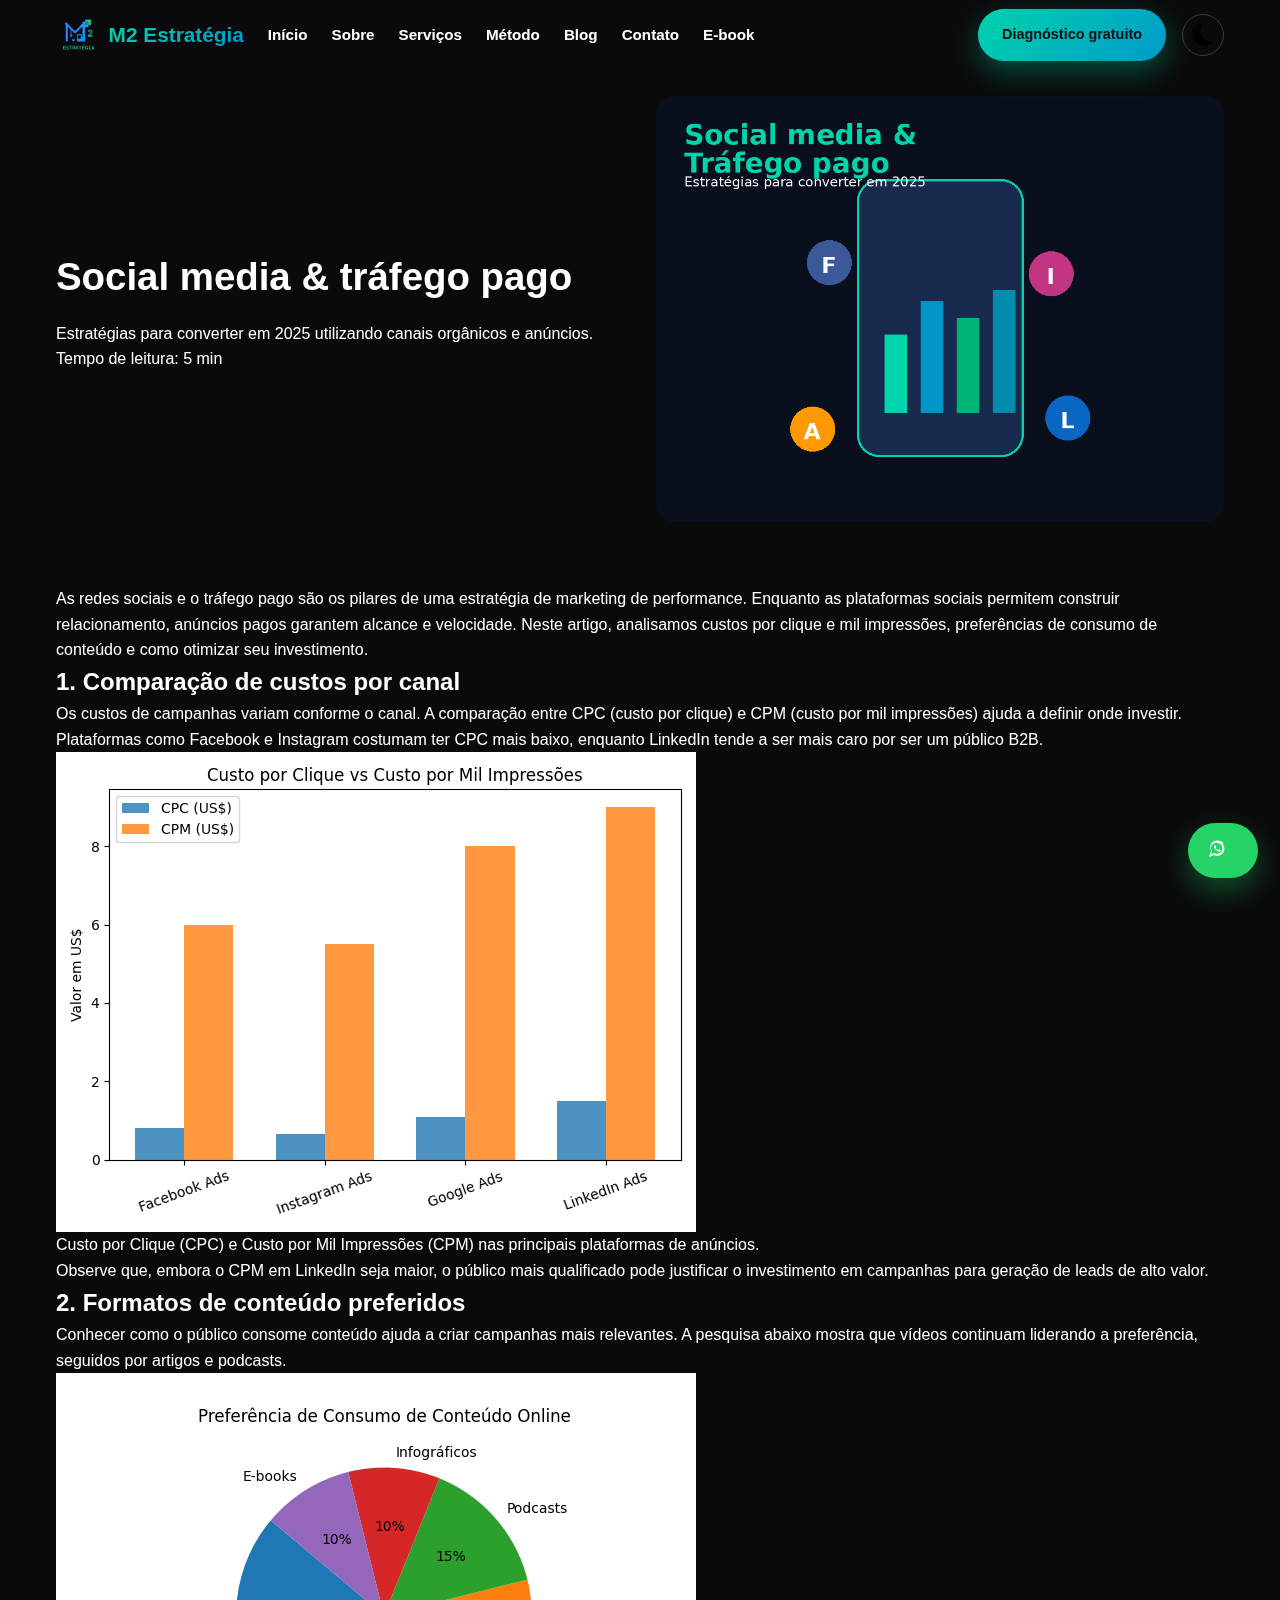
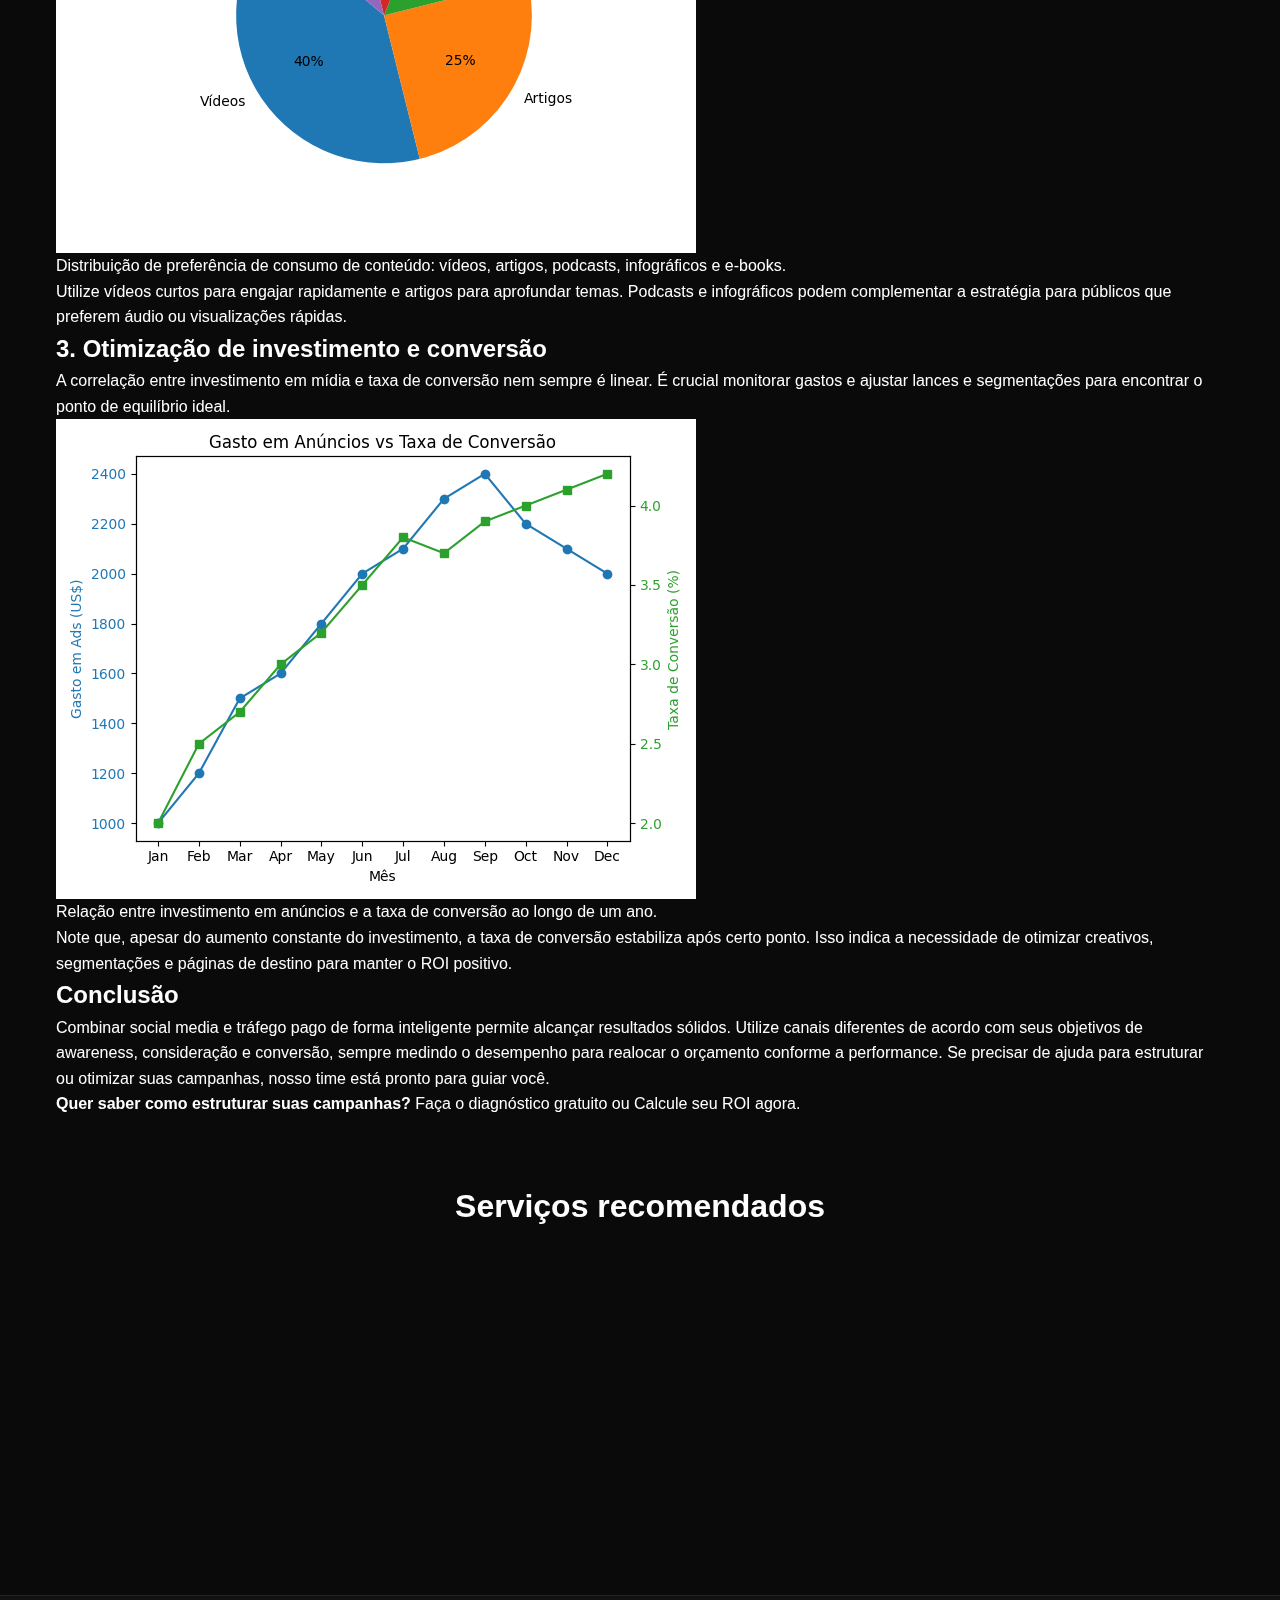
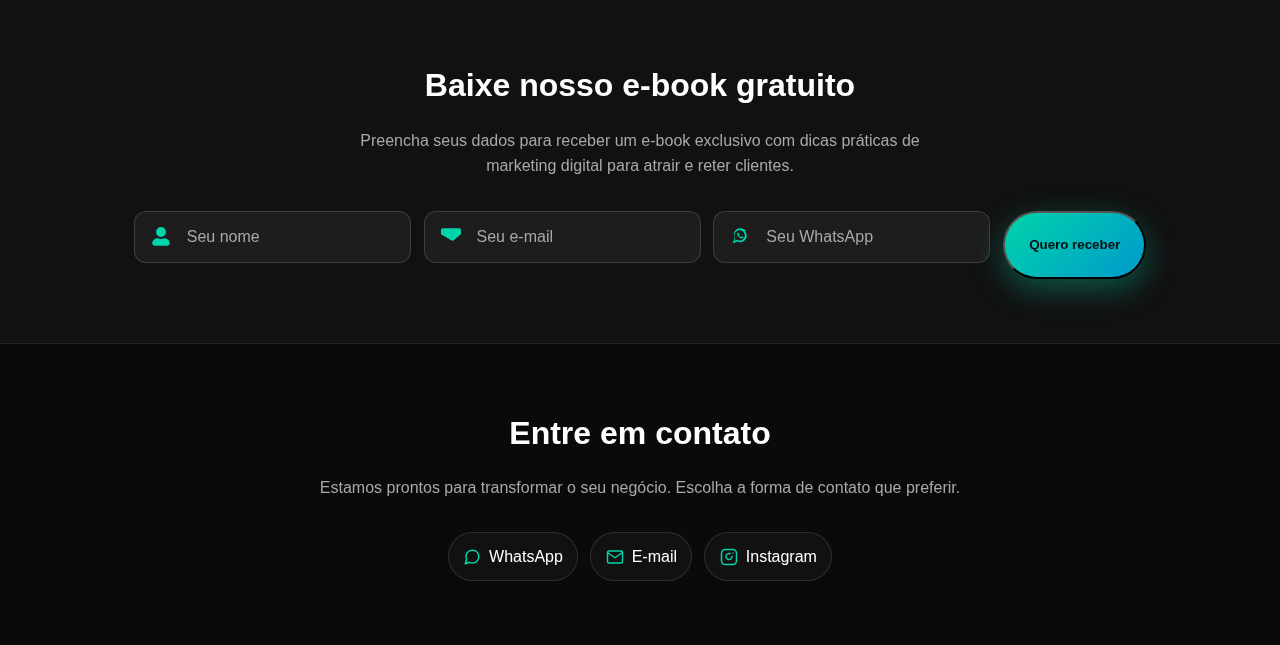
<file: blog/social-media-trafego-pago.html>
<!DOCTYPE html>
<html lang="pt-BR">
<head>
  <meta charset="UTF-8">
  <meta name="viewport" content="width=device-width, initial-scale=1.0">
  <title>Social media &amp; Tráfego pago: estratégias para converter em 2025 - M2 Estratégia Digital</title>
  <meta name="description" content="Descubra como combinar redes sociais e anúncios pagos para gerar conversões de forma eficiente. Comparativo de custos, preferências de conteúdo e dicas de otimização." />
  <link rel="stylesheet" href="../assets/css/style.css">
  <link rel="stylesheet" href="https://cdn.jsdelivr.net/npm/aos@next/dist/aos.css">
</head>
<body>
  <!-- Cabeçalho e navegação -->
  <header>
    <div class="container">
      <nav>
        <a href="../index.html#home" class="logo">
          <img src="../assets/img/logo.png" alt="Logotipo M2 Estratégia">
          <span>M2 Estratégia</span>
        </a>
        <ul class="nav-menu">
          <li><a href="../index.html#home">Início</a></li>
          <li><a href="../index.html#sobre">Sobre</a></li>
          <li><a href="../index.html#services">Serviços</a></li>
          <li><a href="../index.html#method">Método</a></li>
          <li><a href="../index.html#blog">Blog</a></li>
          <li><a href="../index.html#contact">Contato</a></li>
          <li><a href="../index.html#newsletter">E‑book</a></li>
        </ul>
        <a href="#" class="btn btn-primary pulse open-quiz nav-cta">Diagnóstico gratuito</a>
        <div class="nav-tools">
          <button class="theme-toggle" aria-label="Alternar tema">
            <svg class="icon-sun" xmlns="http://www.w3.org/2000/svg" viewBox="0 0 512 512" fill="currentColor"><path d="M256 176a80 80 0 1 0 0 160 80 80 0 1 0 0-160zm0-176c17.7 0 32 14.3 32 32V64c0 17.7-14.3 32-32 32s-32-14.3-32-32V32c0-17.7 14.3-32 32-32zm0 448c17.7 0 32 14.3 32 32v32c0 17.7-14.3 32-32 32s-32-14.3-32-32V480c0-17.7 14.3-32 32-32zm256-224c0 17.7-14.3 32-32 32H448c-17.7 0-32-14.3-32-32s14.3-32 32-32h32c17.7 0 32 14.3 32 32zm-448 0c0 17.7-14.3 32-32 32H32c-17.7 0-32-14.3-32-32s14.3-32 32-32h32c17.7 0 32-14.3 32 32zm330.1 150.1c12.5 12.5 12.5 32.8 0 45.3s-32.8 12.5-45.3 0l-22.6-22.6c-12.5-12.5-12.5-32.8 0-45.3s32.8-12.5 45.3 0l22.6 22.6zm-272.2 0c12.5-12.5 32.8-12.5 45.3 0s12.5 32.8 0 45.3l-22.6 22.6c-12.5 12.5-32.8 12.5-45.3 0s-12.5-32.8 0-45.3l22.6-22.6zm272.2-272.2l-22.6 22.6c-12.5 12.5-32.8 12.5-45.3 0s-12.5-32.8 0-45.3l22.6-22.6c12.5-12.5 32.8-12.5 45.3 0s12.5 32.8 0 45.3zm-272.2 0c-12.5-12.5-12.5-32.8 0-45.3s32.8-12.5 45.3 0l22.6 22.6c12.5 12.5 12.5 32.8 0 45.3s-32.8 12.5-45.3 0L111.9 53.9z"/></svg>
            <svg class="icon-moon" xmlns="http://www.w3.org/2000/svg" viewBox="0 0 512 512" fill="currentColor"><path d="M279.135 512c78.52 0 150.056-34.316 199.287-88.754c6.958-7.41-.623-18.725-9.96-17.247C310.19 418.87 192 292.664 192 144.001c0-52.359 13.72-101.443 37.844-144.001c4.411-7.82-2.326-17.27-11.05-15.128C86.017 15.838 0 111.753 0 223.999C0 370.696 126.304 512 279.135 512z"/></svg>
          </button>
          <button class="mobile-toggle" aria-label="Abrir menu">
            <span></span>
            <span></span>
            <span></span>
          </button>
        </div>
      </nav>
    </div>
  </header>

  <!-- Hero da matéria -->
  <section class="article-hero">
    <div class="container article-hero-grid">
      <div class="article-hero-text">
        <h1>Social media &amp; tráfego pago</h1>
        <p>Estratégias para converter em 2025 utilizando canais orgânicos e anúncios.</p>
        <span class="reading-time">Tempo de leitura: 5 min</span>
      </div>
      <div class="article-image">
        <picture>
          <source srcset="../assets/img/social-hero.png" type="image/png" />
          <img src="../assets/img/social-hero.png" alt="Ilustração representando redes sociais e tráfego pago" loading="lazy">
        </picture>
      </div>
    </div>
  </section>

  <!-- Conteúdo do artigo -->
  <section class="article-content">
    <div class="container">
      <p>As redes sociais e o tráfego pago são os pilares de uma estratégia de marketing de performance. Enquanto as plataformas sociais permitem construir relacionamento, anúncios pagos garantem alcance e velocidade. Neste artigo, analisamos custos por clique e mil impressões, preferências de consumo de conteúdo e como otimizar seu investimento.</p>
      <h2>1. Comparação de custos por canal</h2>
      <p>Os custos de campanhas variam conforme o canal. A comparação entre CPC (custo por clique) e CPM (custo por mil impressões) ajuda a definir onde investir. Plataformas como Facebook e Instagram costumam ter CPC mais baixo, enquanto LinkedIn tende a ser mais caro por ser um público B2B.</p>
      <figure>
        <img src="../assets/img/social_chart1.png" alt="Comparação de CPC e CPM entre diferentes plataformas de anúncios" loading="lazy" class="article-image-inside">
        <figcaption>Custo por Clique (CPC) e Custo por Mil Impressões (CPM) nas principais plataformas de anúncios.</figcaption>
      </figure>
      <p>Observe que, embora o CPM em LinkedIn seja maior, o público mais qualificado pode justificar o investimento em campanhas para geração de leads de alto valor.</p>
      <h2>2. Formatos de conteúdo preferidos</h2>
      <p>Conhecer como o público consome conteúdo ajuda a criar campanhas mais relevantes. A pesquisa abaixo mostra que vídeos continuam liderando a preferência, seguidos por artigos e podcasts.</p>
      <figure>
        <img src="../assets/img/social_chart2.png" alt="Preferência de consumo de conteúdos digitais" loading="lazy" class="article-image-inside">
        <figcaption>Distribuição de preferência de consumo de conteúdo: vídeos, artigos, podcasts, infográficos e e‑books.</figcaption>
      </figure>
      <p>Utilize vídeos curtos para engajar rapidamente e artigos para aprofundar temas. Podcasts e infográficos podem complementar a estratégia para públicos que preferem áudio ou visualizações rápidas.</p>
      <h2>3. Otimização de investimento e conversão</h2>
      <p>A correlação entre investimento em mídia e taxa de conversão nem sempre é linear. É crucial monitorar gastos e ajustar lances e segmentações para encontrar o ponto de equilíbrio ideal.</p>
      <figure>
        <img src="../assets/img/social_chart3.png" alt="Gasto em anúncios versus taxa de conversão" loading="lazy" class="article-image-inside">
        <figcaption>Relação entre investimento em anúncios e a taxa de conversão ao longo de um ano.</figcaption>
      </figure>
      <p>Note que, apesar do aumento constante do investimento, a taxa de conversão estabiliza após certo ponto. Isso indica a necessidade de otimizar creativos, segmentações e páginas de destino para manter o ROI positivo.</p>
      <h2>Conclusão</h2>
      <p>Combinar social media e tráfego pago de forma inteligente permite alcançar resultados sólidos. Utilize canais diferentes de acordo com seus objetivos de awareness, consideração e conversão, sempre medindo o desempenho para realocar o orçamento conforme a performance. Se precisar de ajuda para estruturar ou otimizar suas campanhas, nosso time está pronto para guiar você.</p>
      <p><strong>Quer saber como estruturar suas campanhas?</strong> <a href="#" class="open-quiz">Faça o diagnóstico gratuito</a> ou <a href="#" class="open-roi">Calcule seu ROI agora</a>.</p>
    </div>
  </section>

  <!-- Serviços recomendados -->
  <section class="recommended-services">
    <div class="container">
      <h2>Serviços recomendados</h2>
      <div class="recommended-grid">
        <div class="bento-item" data-aos="fade-up">
          <span class="bento-icon">
            <!-- Icon for social media & paid traffic -->
            <svg xmlns="http://www.w3.org/2000/svg" width="24" height="24" viewBox="0 0 24 24" fill="none" stroke="currentColor" stroke-width="2" stroke-linecap="round" stroke-linejoin="round"><path d="M3 10v2c0 2.21 2.686 4 6 4h6c3.314 0 6-1.79 6-4v-2"></path><rect x="3" y="4" width="18" height="6" rx="3"></rect><circle cx="7.5" cy="7" r="1"></circle><circle cx="12" cy="7" r="1"></circle><circle cx="16.5" cy="7" r="1"></circle></svg>
          </span>
          <h3>Social media &amp; tráfego pago</h3>
          <p>Gestão completa das redes sociais e campanhas de mídia paga, com planejamento mensal, criativos otimizados e relatórios de performance.</p>
          <a href="../index.html#services" class="btn btn-outline">Conhecer serviço</a>
        </div>
        <div class="bento-item" data-aos="fade-up">
          <span class="bento-icon">
            <!-- Icon for estratégia digital integrada -->
            <svg xmlns="http://www.w3.org/2000/svg" width="24" height="24" viewBox="0 0 24 24" fill="none" stroke="currentColor" stroke-width="2" stroke-linecap="round" stroke-linejoin="round"><path d="M12 1v22"></path><path d="M3 8h18"></path><path d="M3 16h18"></path></svg>
          </span>
          <h3>Estratégia digital integrada</h3>
          <p>Diagnóstico completo da marca, definição de persona e jornada, com blueprint estratégico, cronograma e funis personalizados.</p>
          <a href="../index.html#services" class="btn btn-outline">Conhecer serviço</a>
        </div>
      </div>
    </div>
  </section>

  <!-- Newsletter com WhatsApp -->
  <section class="newsletter-section" id="newsletter">
    <div class="container">
      <h2>Baixe nosso e‑book gratuito</h2>
      <p>Preencha seus dados para receber um e‑book exclusivo com dicas práticas de marketing digital para atrair e reter clientes.</p>
      <form id="newsletter-form" class="newsletter-form" action="#" method="post">
        <!-- Nome com ícone -->
        <div class="input-group">
          <span class="input-icon">
            <svg xmlns="http://www.w3.org/2000/svg" viewBox="0 0 448 512" fill="currentColor"><path d="M224 256A128 128 0 1 0 224 0a128 128 0 1 0 0 256zm89.6 32h-11.6c-22.7 10.9-47.9 16-78 16s-55.3-5.1-78-16h-11.6C60.8 288 0 348.8 0 421.3c0 34.7 45.8 58.7 91.2 58.7H356.8c45.4 0 91.2-24 91.2-58.7C448 348.8 387.2 288 313.6 288z"/></svg>
          </span>
          <input type="text" name="name" placeholder="Seu nome" required>
        </div>
        <!-- Email com ícone -->
        <div class="input-group">
          <span class="input-icon">
            <svg xmlns="http://www.w3.org/2000/svg" viewBox="0 0 512 512" fill="currentColor"><path d="M502.3 190.8L327.4 338c-19.3 15.7-46.5 15.7-65.8 0L9.7 190.8C3.9 185.8 0 178.6 0 171.1V80c0-26.5 21.5-48 48-48h416c26.5 0 48 21.5 48 48v91.1c0 7.5-3.9 14.7-9.7 20zM480 128L256 312 32 128V80h448v48z"/></svg>
          </span>
          <input type="email" name="email" placeholder="Seu e‑mail" required>
        </div>
        <!-- WhatsApp com ícone -->
        <div class="input-group">
          <span class="input-icon">
            <svg xmlns="http://www.w3.org/2000/svg" viewBox="0 0 448 512" fill="currentColor"><path d="M380.9 97.1C339.2 55.5 286.5 32 230.7 32c-90.5 0-164 73.5-164 164 0 28.9 7.5 56.9 21.7 81.6L38 420l114-50.4c23.9 13.1 50.7 20 78.2 20h.4c90.6 0 164.3-73.5 164.3-164.1c0-43.8-17.1-85-47.5-115.4zM230.7 349.6c-24.2 0-47.9-6.3-68.6-18.3l-4.9-2.9l-67.6 29.9l14.5-69.1l-2.6-4.3c-12.2-20.5-18.6-44.1-18.6-68.2c0-72.5 59-131.5 131.5-131.5c35.2 0 68.3 13.7 93.2 38.6s38.6 58 38.6 93.2c0 72.5-59 131.5-131.5 131.5zm70.3-97.4c-3.8-1.9-22.4-11-25.8-12.2c-3.5-1.3-6-1.9-8.6 1.9s-9.9 12.2-12.2 14.7s-4.5 2.8-8.3 0.9c-22.7-11.4-37.5-20.5-52.5-46.4c-4-6.9 4-6.5 11.4-21.5c1.3-2.8 .6-5.2-.3-7.1c-.9-1.9-8.6-21-11.8-28.9c-3.1-7.5-6.3-6.5-8.6-6.6c-2.2-.1-4.7-.1-7.3-.1c-2.6 0-6.8 .9-10.3 4.7s-13.5 13.2-13.5 32.2c0 19 13.8 37.4 15.7 40c1.9 2.5 27 41.3 65.4 58c9.1 3.9 16.2 6.2 21.7 8c9.1 2.9 17.4 2.5 24 1.5 7.3-1.1 22.4-9.2 25.6-18.1c3.2-8.9 3.2-16.5 2.3-18.1c-.9-1.6-3.5-2.5-7.3-4.4z"/></svg>
          </span>
          <input type="tel" name="whatsapp" placeholder="Seu WhatsApp" pattern="[0-9]{10,13}" required>
        </div>
        <button type="submit" class="btn btn-primary">Quero receber</button>
      </form>
    </div>
  </section>

  <!-- Contato -->
  <section class="contact-section" id="contact">
    <div class="container">
      <h2>Entre em contato</h2>
      <p>Estamos prontos para transformar o seu negócio. Escolha a forma de contato que preferir.</p>
      <div class="socials">
        <a class="chip" href="https://wa.me/5527988643815?text=Ol%C3%A1!%20Vim%20pelo%20site." target="_blank" rel="noopener" title="WhatsApp">
          <svg xmlns="http://www.w3.org/2000/svg" width="18" height="18" viewBox="0 0 24 24" fill="none" stroke="currentColor" stroke-width="2" stroke-linecap="round" stroke-linejoin="round"><path d="M21 11.5a8.38 8.38 0 0 1-.9 3.8 8.5 8.5 0 0 1-7.6 4.7 8.38 8.38 0 0 1-3.8-.9L3 21l1.9-5.7a8.38 8.38 0 0 1-.9-3.8 8.5 8.5 0 0 1 4.7-7.6 8.38 8.38 0 0 1 3.8-.9h.5a8.48 8.48 0 0 1 8 8v.5z"/></svg>
          WhatsApp
        </a>
        <a class="chip" href="mailto:contato@m2estrategiadigital.com.br" title="E-mail">
          <svg xmlns="http://www.w3.org/2000/svg" width="18" height="18" viewBox="0 0 24 24" fill="none" stroke="currentColor" stroke-width="2" stroke-linecap="round" stroke-linejoin="round"><path d="M4 4h16c1.1 0 2 .9 2 2v12c0 1.1-.9 2-2 2H4c-1.1 0-2-.9-2-2V6c0-1.1.9-2 2-2z"/><polyline points="22,6 12,13 2,6"/></svg>
          E‑mail
        </a>
        <a class="chip" href="https://instagram.com/m2estrategia" target="_blank" rel="noopener" title="Instagram">
          <svg xmlns="http://www.w3.org/2000/svg" width="18" height="18" viewBox="0 0 24 24" fill="none" stroke="currentColor" stroke-width="2" stroke-linecap="round" stroke-linejoin="round"><rect x="2" y="2" width="20" height="20" rx="5" ry="5"/><path d="M16 11.37a4 4 0 1 1-2.63-3.8"/><line x1="17.5" y1="6.5" x2="17.51" y2="6.5"/></svg>
          Instagram
        </a>
      </div>
    </div>
  </section>

  <!-- ROI calculator overlay (copied from index) -->
  <div class="roi-overlay" id="roi-overlay">
    <div class="roi-container">
      <button class="roi-close" aria-label="Fechar calculadora">&times;</button>
      <div class="roi-step active" data-step="1">
        <h3>Calcule seu ROI de marketing</h3>
        <div class="roi-field">
          <label for="roi-leads">Quantidade de leads gerados</label>
          <input type="number" id="roi-leads" min="0" required>
        </div>
        <div class="roi-field">
          <label for="roi-invest">Investimento total em marketing (R$)</label>
          <input type="number" id="roi-invest" min="0" required>
        </div>
        <div class="roi-nav">
          <span></span>
          <button type="button" class="roi-next">Próximo</button>
        </div>
      </div>
      <div class="roi-step" data-step="2">
        <h3>Dados de venda</h3>
        <div class="roi-field">
          <label for="roi-conversion">Taxa de conversão (%)</label>
          <input type="number" id="roi-conversion" min="0" max="100" required>
        </div>
        <div class="roi-field">
          <label for="roi-ticket">Ticket médio (R$)</label>
          <input type="number" id="roi-ticket" min="0" required>
        </div>
        <div class="roi-nav">
          <button type="button" class="roi-prev">Voltar</button>
          <button type="button" class="roi-next">Próximo</button>
        </div>
      </div>
      <div class="roi-step" data-step="3">
        <h3>Resultado</h3>
        <p class="roi-result"></p>
        <div class="roi-nav">
          <button type="button" class="roi-prev">Voltar</button>
          <button type="button" class="roi-next">Continuar</button>
        </div>
      </div>
      <div class="roi-step" data-step="4">
        <h3>Receba um relatório personalizado</h3>
        <form class="roi-form">
          <!-- Nome com ícone -->
          <div class="input-group">
            <span class="input-icon">
              <svg xmlns="http://www.w3.org/2000/svg" viewBox="0 0 448 512" fill="currentColor"><path d="M224 256A128 128 0 1 0 224 0a128 128 0 1 0 0 256zm89.6 32h-11.6c-22.7 10.9-47.9 16-78 16s-55.3-5.1-78-16h-11.6C60.8 288 0 348.8 0 421.3c0 34.7 45.8 58.7 91.2 58.7H356.8c45.4 0 91.2-24 91.2-58.7C448 348.8 387.2 288 313.6 288z"/></svg>
            </span>
            <input type="text" id="roi-name" placeholder="Seu nome" required>
          </div>
          <!-- Email com ícone -->
          <div class="input-group">
            <span class="input-icon">
              <svg xmlns="http://www.w3.org/2000/svg" viewBox="0 0 512 512" fill="currentColor"><path d="M502.3 190.8L327.4 338c-19.3 15.7-46.5 15.7-65.8 0L9.7 190.8C3.9 185.8 0 178.6 0 171.1V80c0-26.5 21.5-48 48-48h416c26.5 0 48 21.5 48 48v91.1c0 7.5-3.9 14.7-9.7 20zM480 128L256 312 32 128V80h448v48z"/></svg>
            </span>
            <input type="email" id="roi-email" placeholder="Seu e‑mail" required>
          </div>
          <!-- WhatsApp com ícone -->
          <div class="input-group">
            <span class="input-icon">
              <svg xmlns="http://www.w3.org/2000/svg" viewBox="0 0 448 512" fill="currentColor"><path d="M380.9 97.1C339.2 55.5 286.5 32 230.7 32c-90.5 0-164 73.5-164 164 0 28.9 7.5 56.9 21.7 81.6L38 420l114-50.4c23.9 13.1 50.7 20 78.2 20h.4c90.6 0 164.3-73.5 164.3-164.1c0-43.8-17.1-85-47.5-115.4zM230.7 349.6c-24.2 0-47.9-6.3-68.6-18.3l-4.9-2.9l-67.6 29.9l14.5-69.1l-2.6-4.3c-12.2-20.5-18.6-44.1-18.6-68.2c0-72.5 59-131.5 131.5-131.5c35.2 0 68.3 13.7 93.2 38.6s38.6 58 38.6 93.2c0 72.5-59 131.5-131.5 131.5zm70.3-97.4c-3.8-1.9-22.4-11-25.8-12.2c-3.5-1.3-6-1.9-8.6 1.9s-9.9 12.2-12.2 14.7s-4.5 2.8-8.3 0.9c-22.7-11.4-37.5-20.5-52.5-46.4c-4-6.9 4-6.5 11.4-21.5c1.3-2.8 .6-5.2-.3-7.1c-.9-1.9-8.6-21-11.8-28.9c-3.1-7.5-6.3-6.5-8.6-6.6c-2.2-.1-4.7-.1-7.3-.1c-2.6 0-6.8 .9-10.3 4.7s-13.5 13.2-13.5 32.2c0 19 13.8 37.4 15.7 40c1.9 2.5 27 41.3 65.4 58c9.1 3.9 16.2 6.2 21.7 8c9.1 2.9 17.4 2.5 24 1.5 7.3-1.1 22.4-9.2 25.6-18.1c3.2-8.9 3.2-16.5 2.3-18.1c-.9-1.6-3.5-2.5-7.3-4.4z"/></svg>
            </span>
            <input type="tel" id="roi-whatsapp" placeholder="Seu WhatsApp" pattern="[0-9]{10,13}" required>
          </div>
          <button type="submit" class="roi-submit">Enviar</button>
        </form>
        <p class="roi-thanks" style="display:none;">Obrigado! Agora você pode baixar nosso e‑book exclusivo.</p>
        <div class="roi-nav">
          <button type="button" class="roi-prev">Voltar</button>
        </div>
      </div>
    </div>
  </div>

  <!-- Case study overlay -->
  <div class="case-overlay" id="case-overlay">
    <div class="case-container">
      <button class="case-close" aria-label="Fechar case">&times;</button>
      <div class="case-content" data-case="1">
        <h3>Case: TechNova</h3>
        <p><strong>Desafio:</strong> Baixo retorno de campanhas e crescimento limitado.</p>
        <p><strong>Solução:</strong> Reestruturamos a estratégia digital com foco em segmentação, funis de vendas e automação.</p>
        <p><strong>Resultados:</strong> ROI triplicado e crescimento sustentável em 6 meses.</p>
      </div>
      <div class="case-content" data-case="2" style="display:none;">
        <h3>Case: Loja X</h3>
        <p><strong>Desafio:</strong> Necessidade de atrair mais clientes qualificados.</p>
        <p><strong>Solução:</strong> Implementamos campanhas de tráfego pago altamente segmentadas e otimização de landing pages.</p>
        <p><strong>Resultados:</strong> Base de clientes dobrada e aumento significativo do investimento.</p>
      </div>
      <div class="case-content" data-case="3" style="display:none;">
        <h3>Case: StartApp</h3>
        <p><strong>Desafio:</strong> Falta de consistência nas ações de marketing.</p>
        <p><strong>Solução:</strong> Definimos processos de marketing orientados por dados, integrando BI e automação.</p>
        <p><strong>Resultados:</strong> Retenção elevada, leads qualificados e crescimento contínuo.</p>
      </div>
    </div>
  </div>

  <!-- Floating action button (FAB) linking diretamente ao WhatsApp -->
  <a class="fab" href="https://wa.me/5527988643815?text=Ol%C3%A1!%20Vim%20pelo%20site." target="_blank" rel="noopener" role="button">
    <span class="fab__icon">
      <svg xmlns="http://www.w3.org/2000/svg" width="22" height="22" viewBox="0 0 448 512" fill="currentColor"><path d="M380.9 97.1C339.2 55.5 286.5 32 230.7 32c-90.5 0-164 73.5-164 164 0 28.9 7.5 56.9 21.7 81.6L38 420l114-50.4c23.9 13.1 50.7 20 78.2 20h.4c90.6 0 164.3-73.5 164.3-164.1c0-43.8-17.1-85-47.5-115.4zM230.7 349.6c-24.2 0-47.9-6.3-68.6-18.3l-4.9-2.9l-67.6 29.9l14.5-69.1l-2.6-4.3c-12.2-20.5-18.6-44.1-18.6-68.2c0-72.5 59-131.5 131.5-131.5c35.2 0 68.3 13.7 93.2 38.6s38.6 58 38.6 93.2c0 72.5-59 131.5-131.5 131.5zm70.3-97.4c-3.8-1.9-22.4-11-25.8-12.2c-3.5-1.3-6-1.9-8.6 1.9s-9.9 12.2-12.2 14.7s-4.5 2.8-8.3 0.9c-22.7-11.4-37.5-20.5-52.5-46.4c-4-6.9 4-6.5 11.4-21.5c1.3-2.8 .6-5.2-.3-7.1c-.9-1.9-8.6-21-11.8-28.9c-3.1-7.5-6.3-6.5-8.6-6.6c-2.2-.1-4.7-.1-7.3-.1c-2.6 0-6.8 .9-10.3 4.7s-13.5 13.2-13.5 32.2c0 19 13.8 37.4 15.7 40c1.9 2.5 27 41.3 65.4 58c9.1 3.9 16.2 6.2 21.7 8c9.1 2.9 17.4 2.5 24 1.5 7.3-1.1 22.4-9.2 25.6-18.1c3.2-8.9 3.2-16.5 2.3-18.1c-.9-1.6-3.5-2.5-7.3-4.4z"/></svg>
    </span>
    <span class="fab__label">Fale conosco</span>
  </a>

  <script src="../assets/js/script.js"></script>
  <script src="https://cdn.jsdelivr.net/npm/aos@next/dist/aos.js"></script>
  <script>
    AOS.init({ once: true, duration: 700, easing: 'ease-out-cubic' });
  </script>
</body>
</html>
</file>
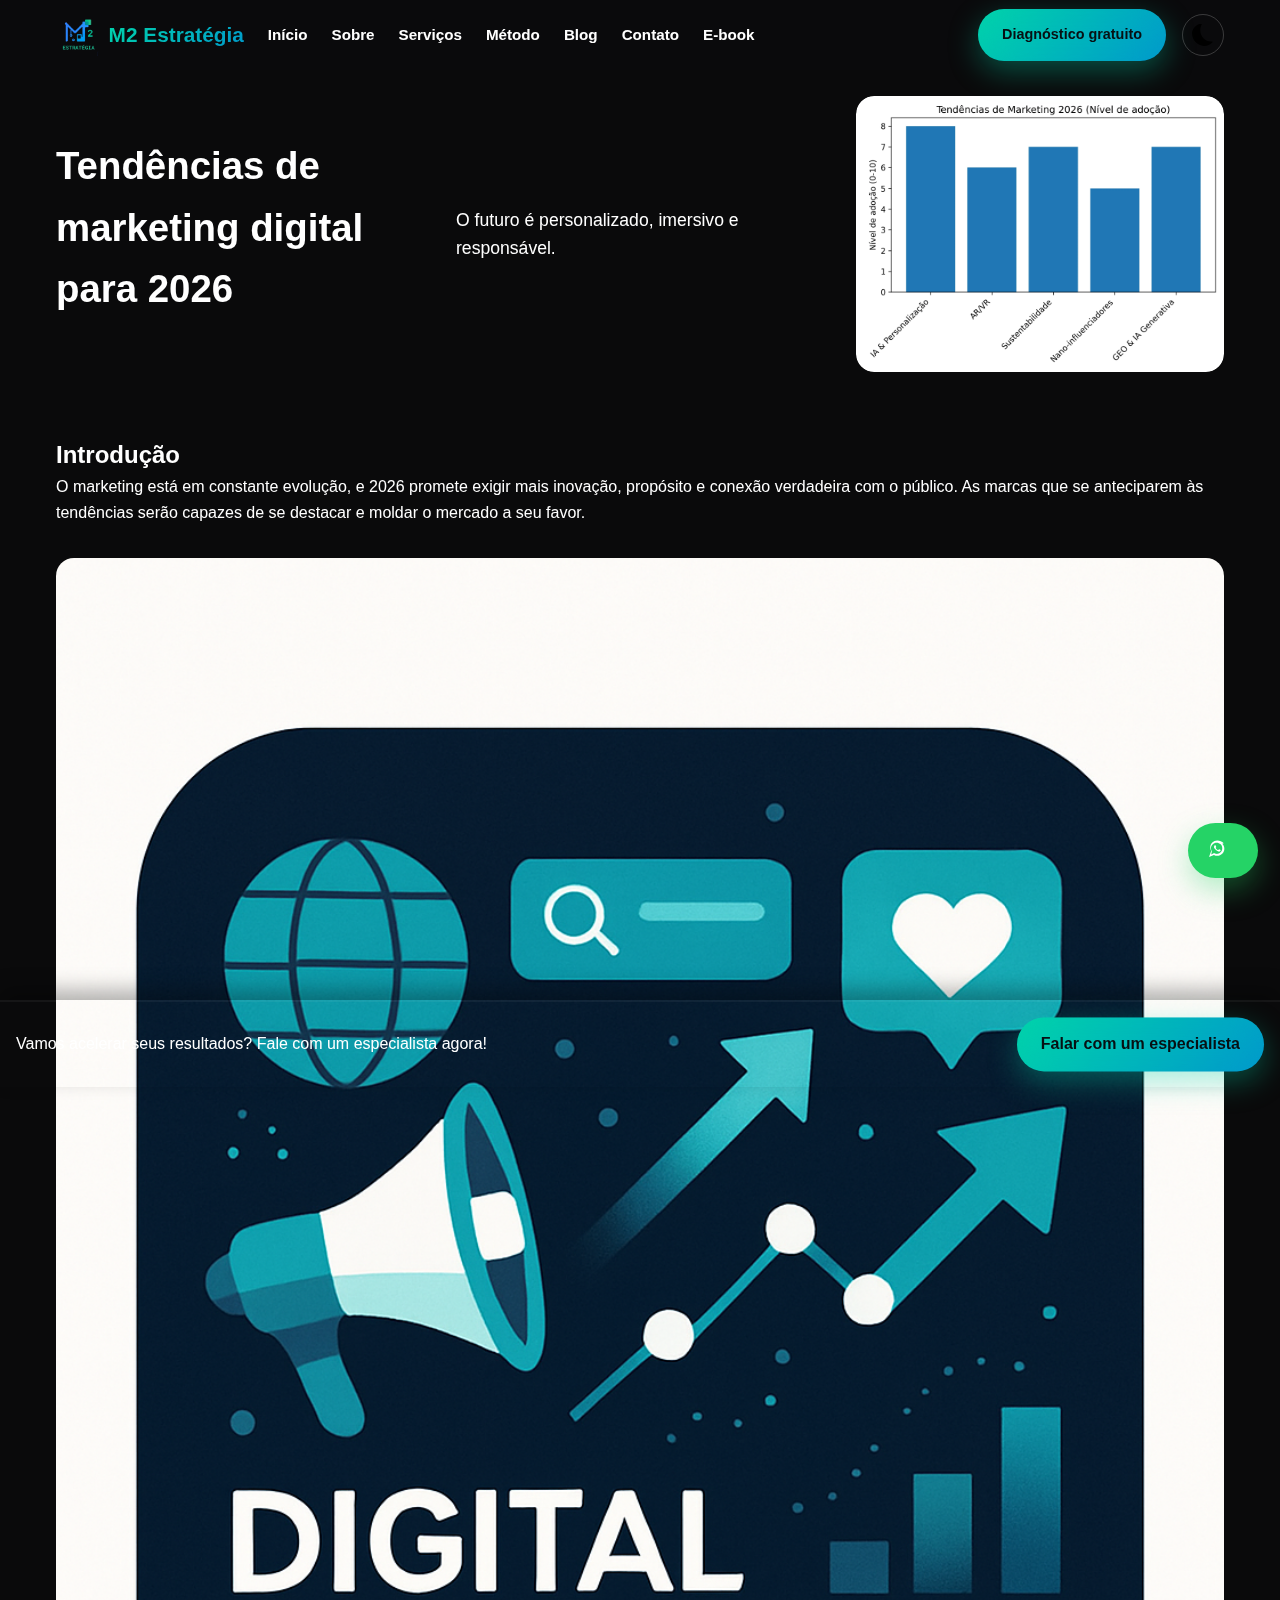
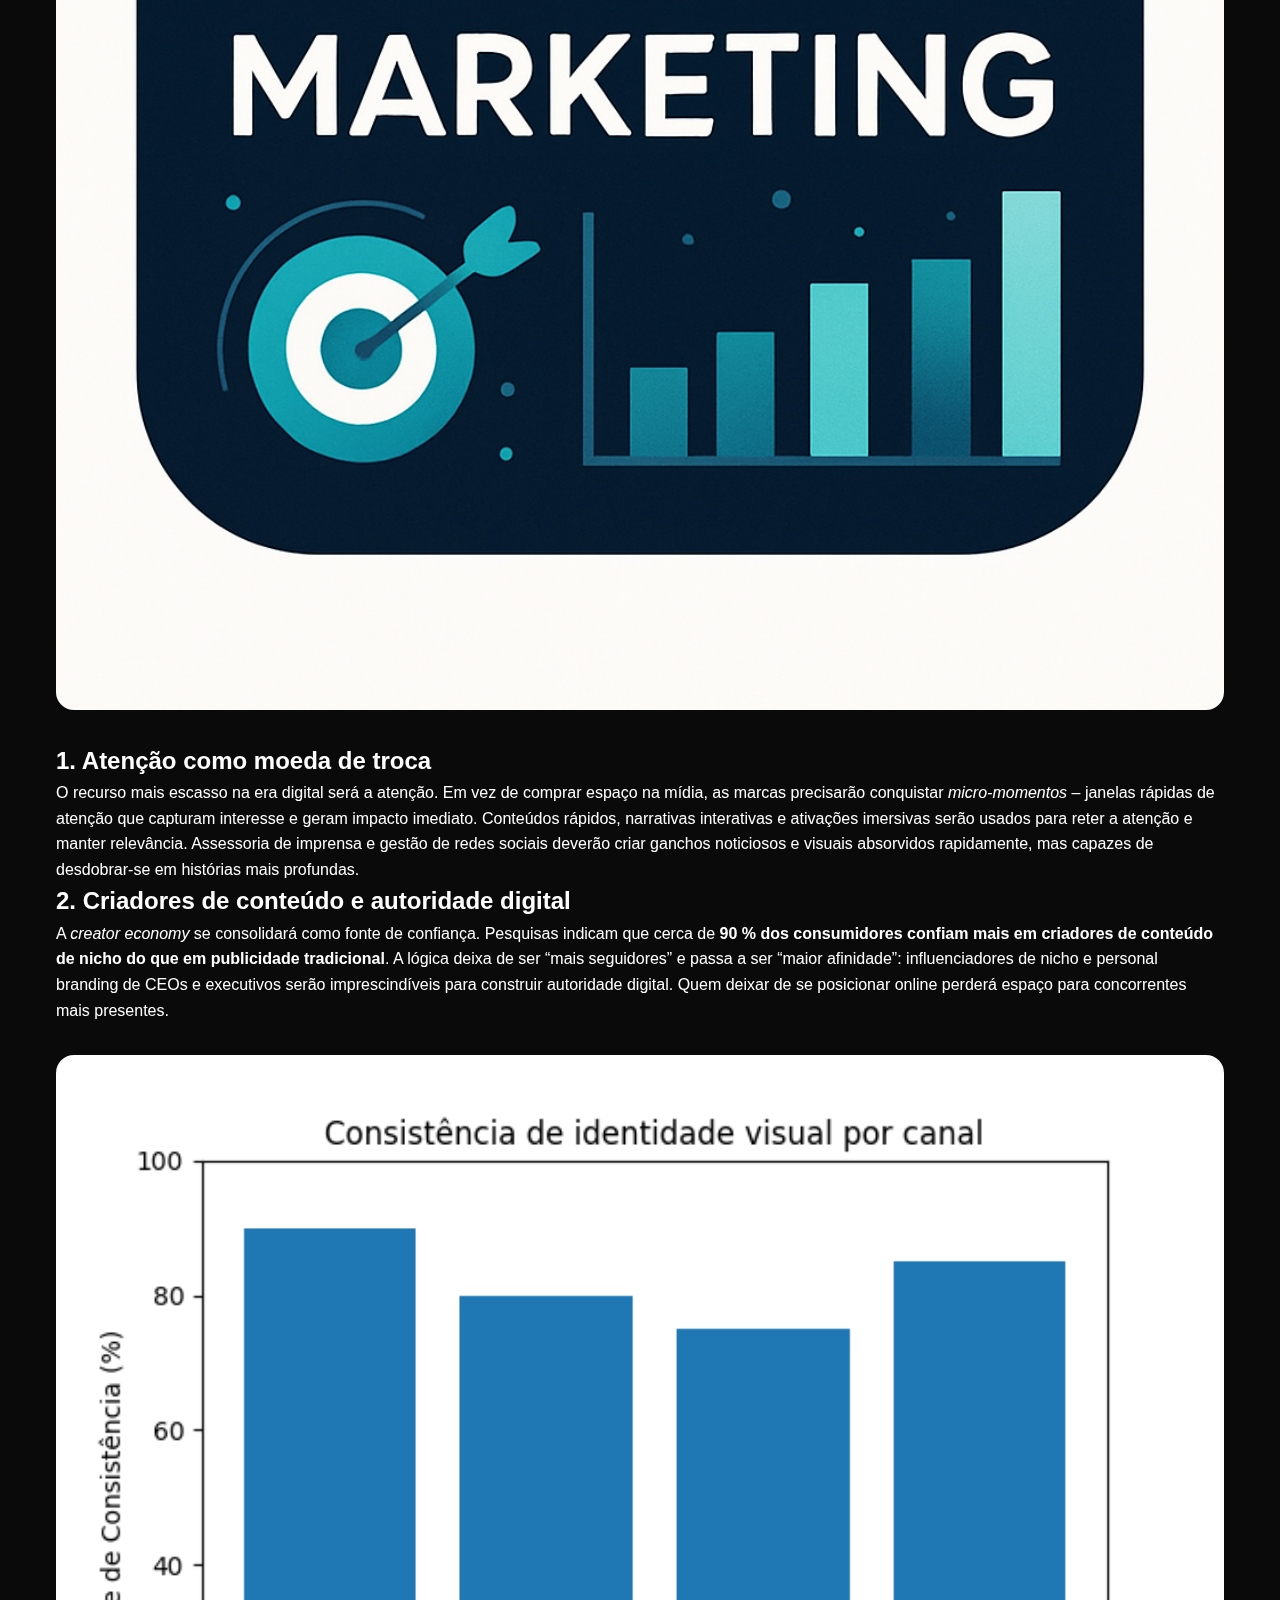
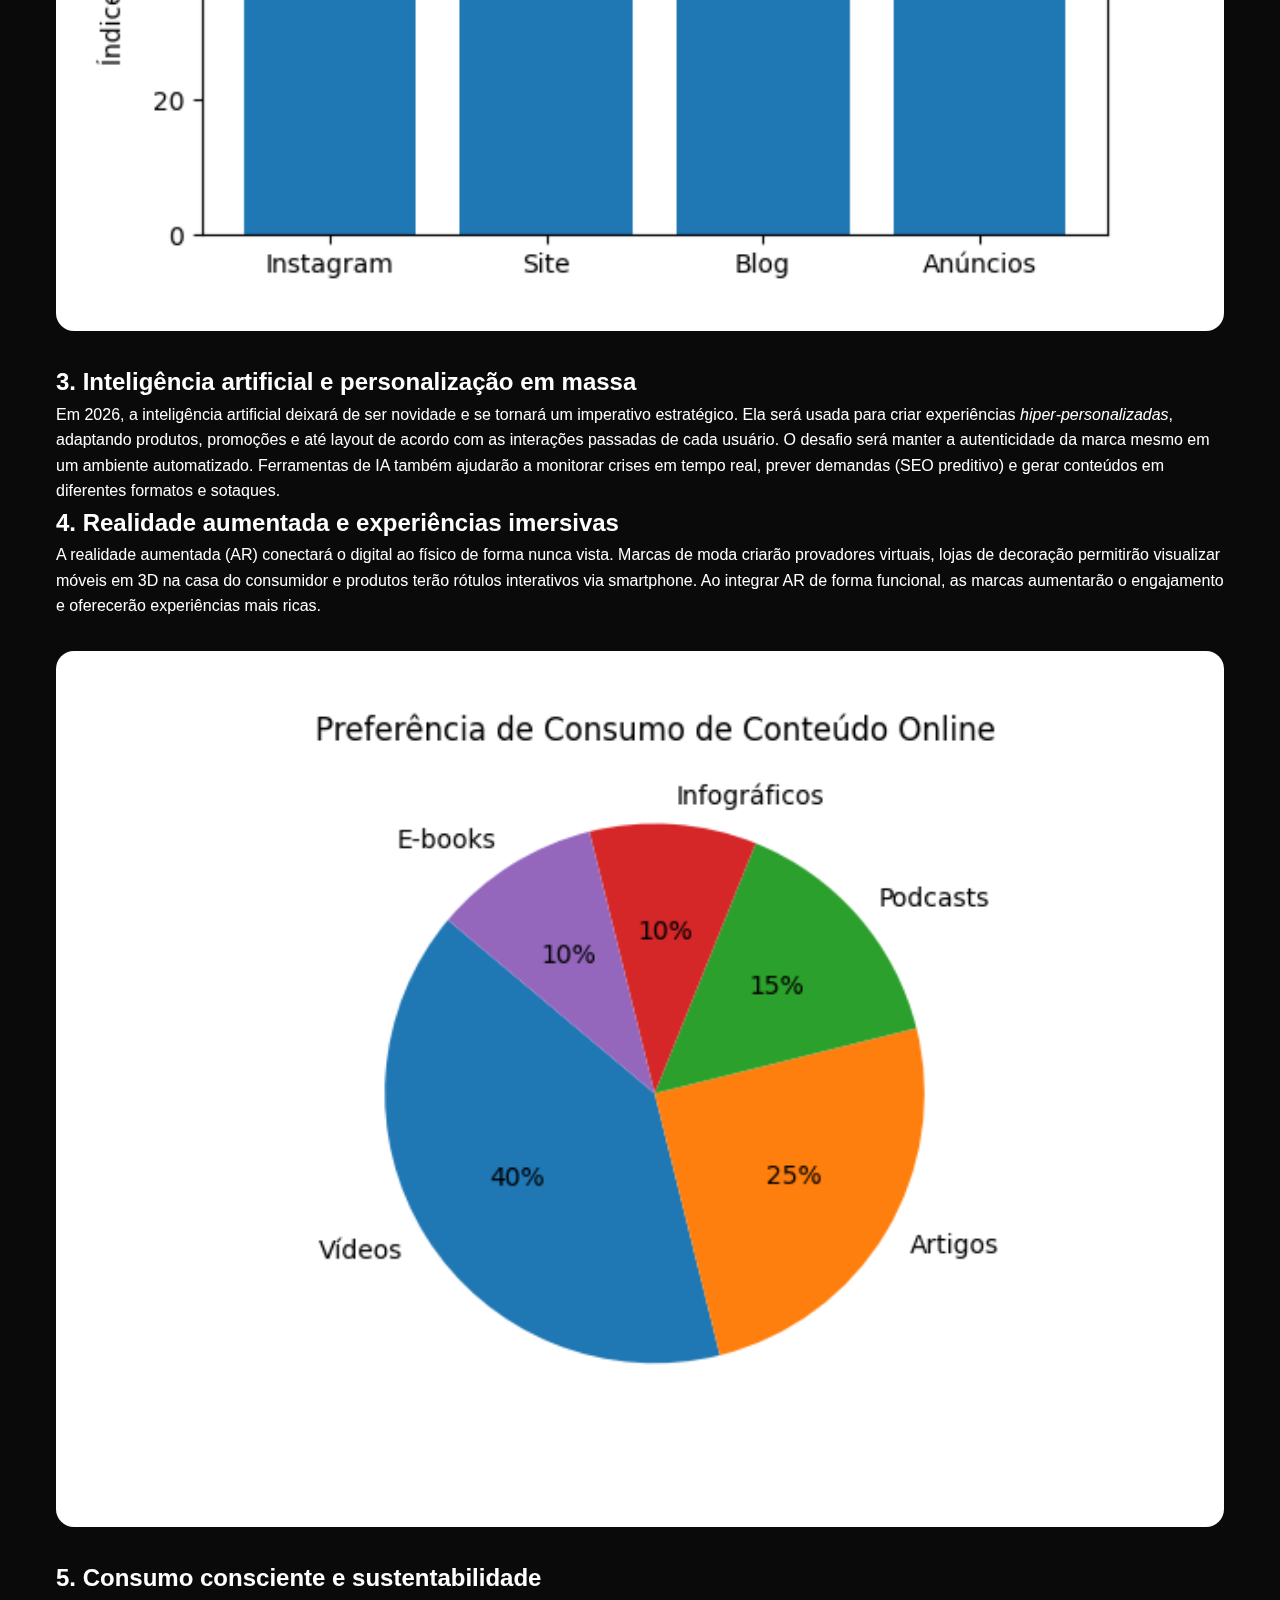
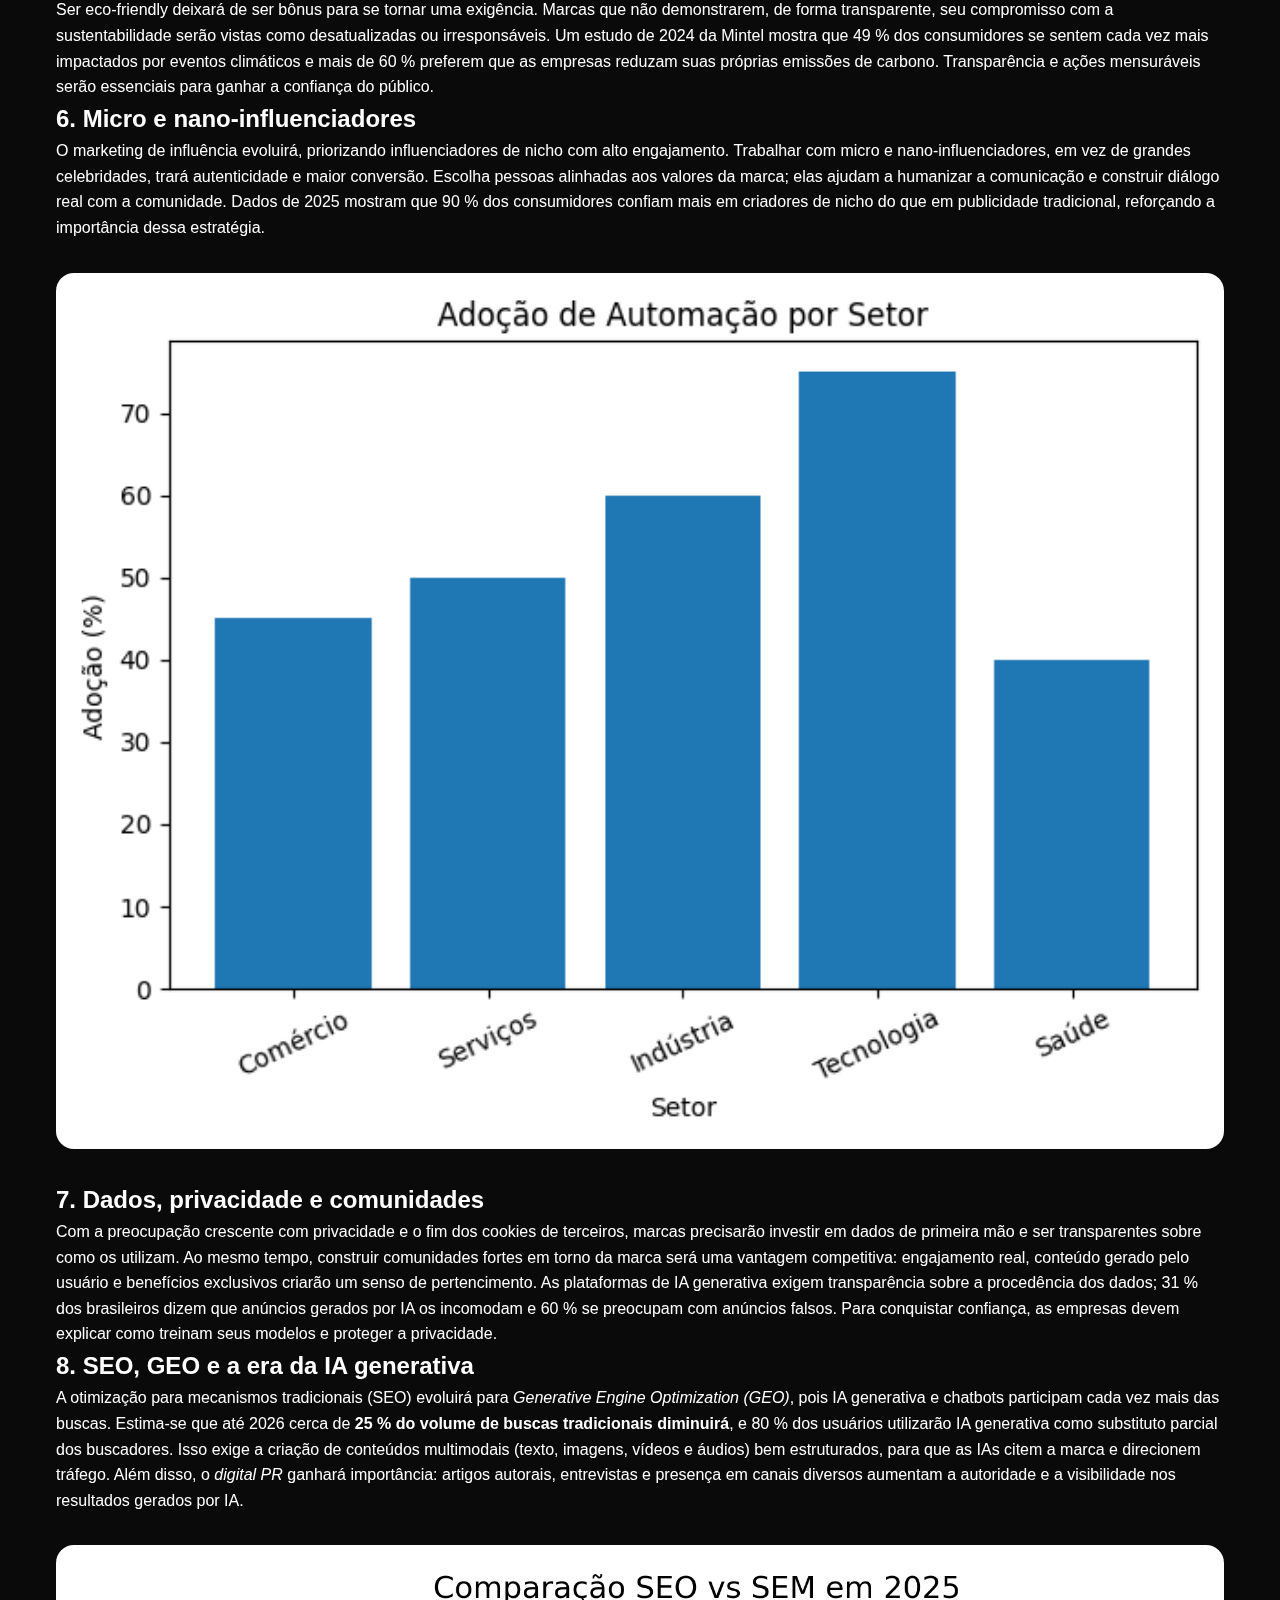
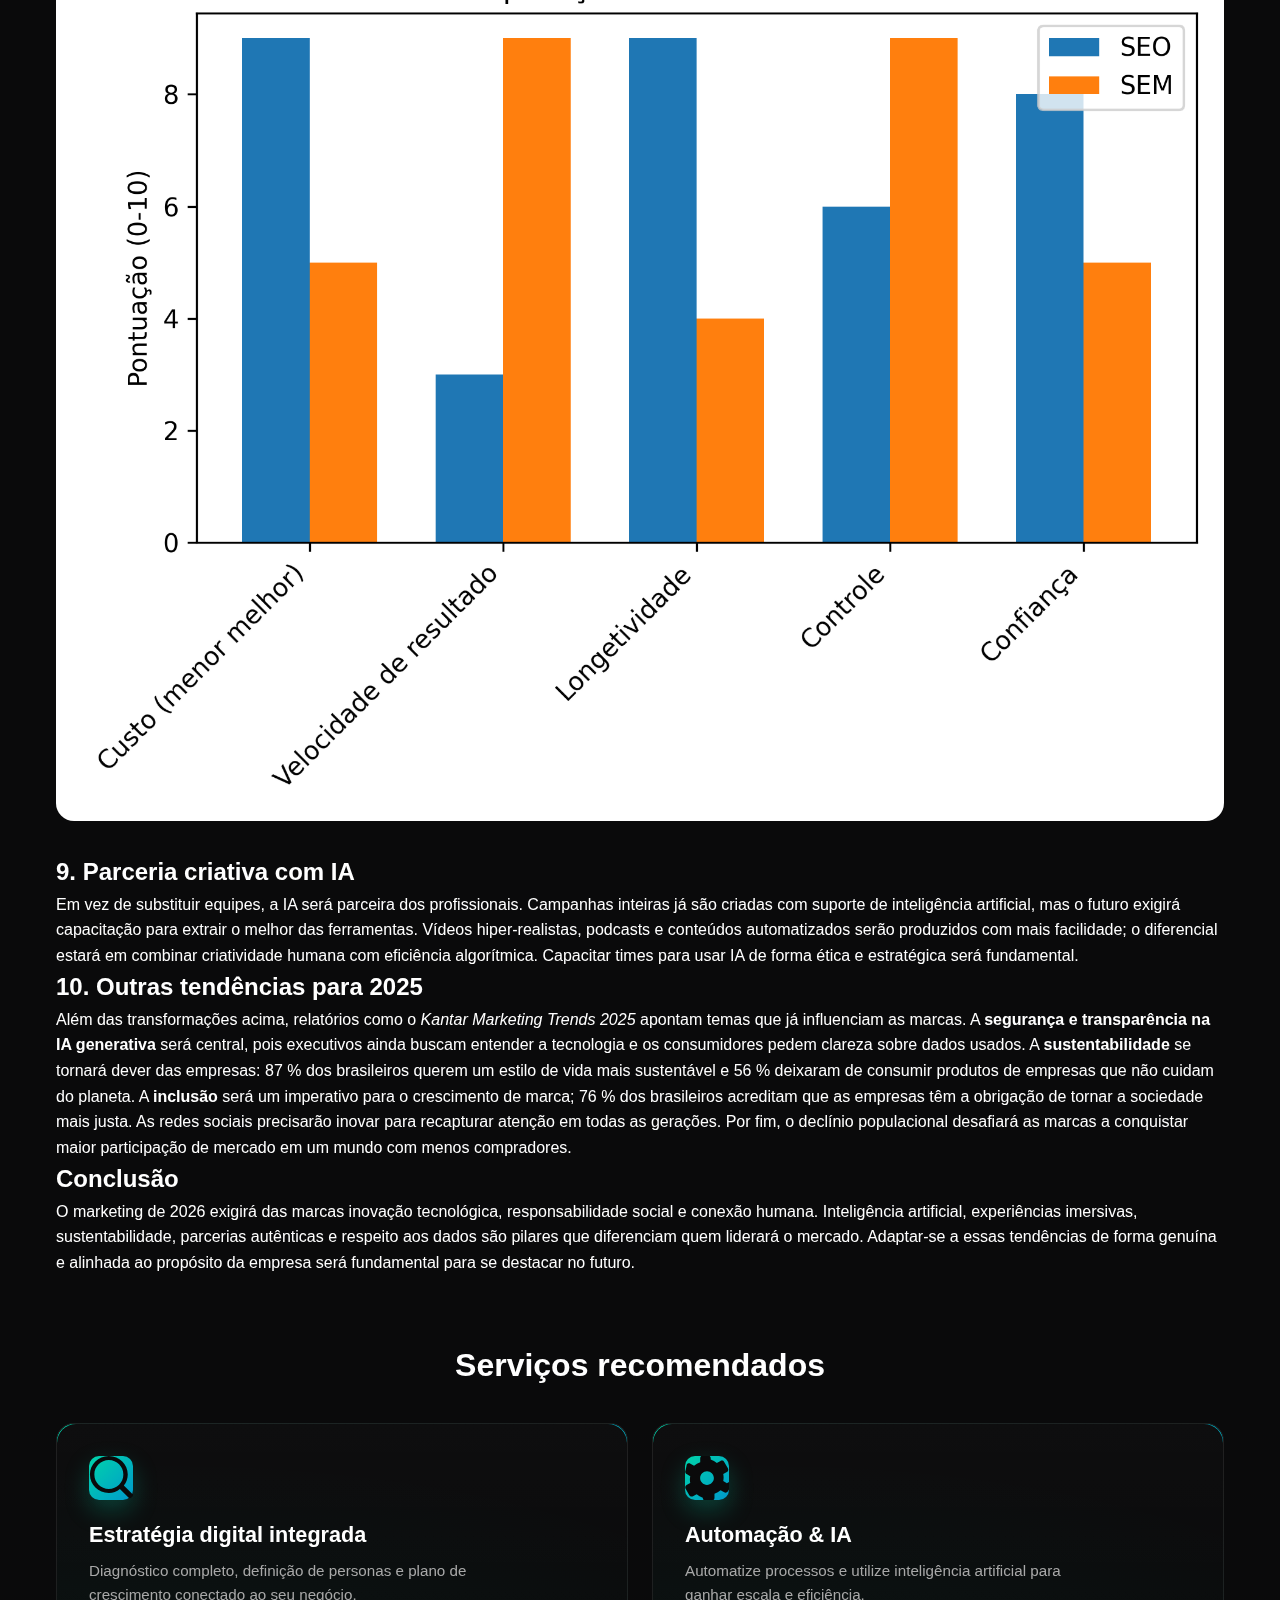
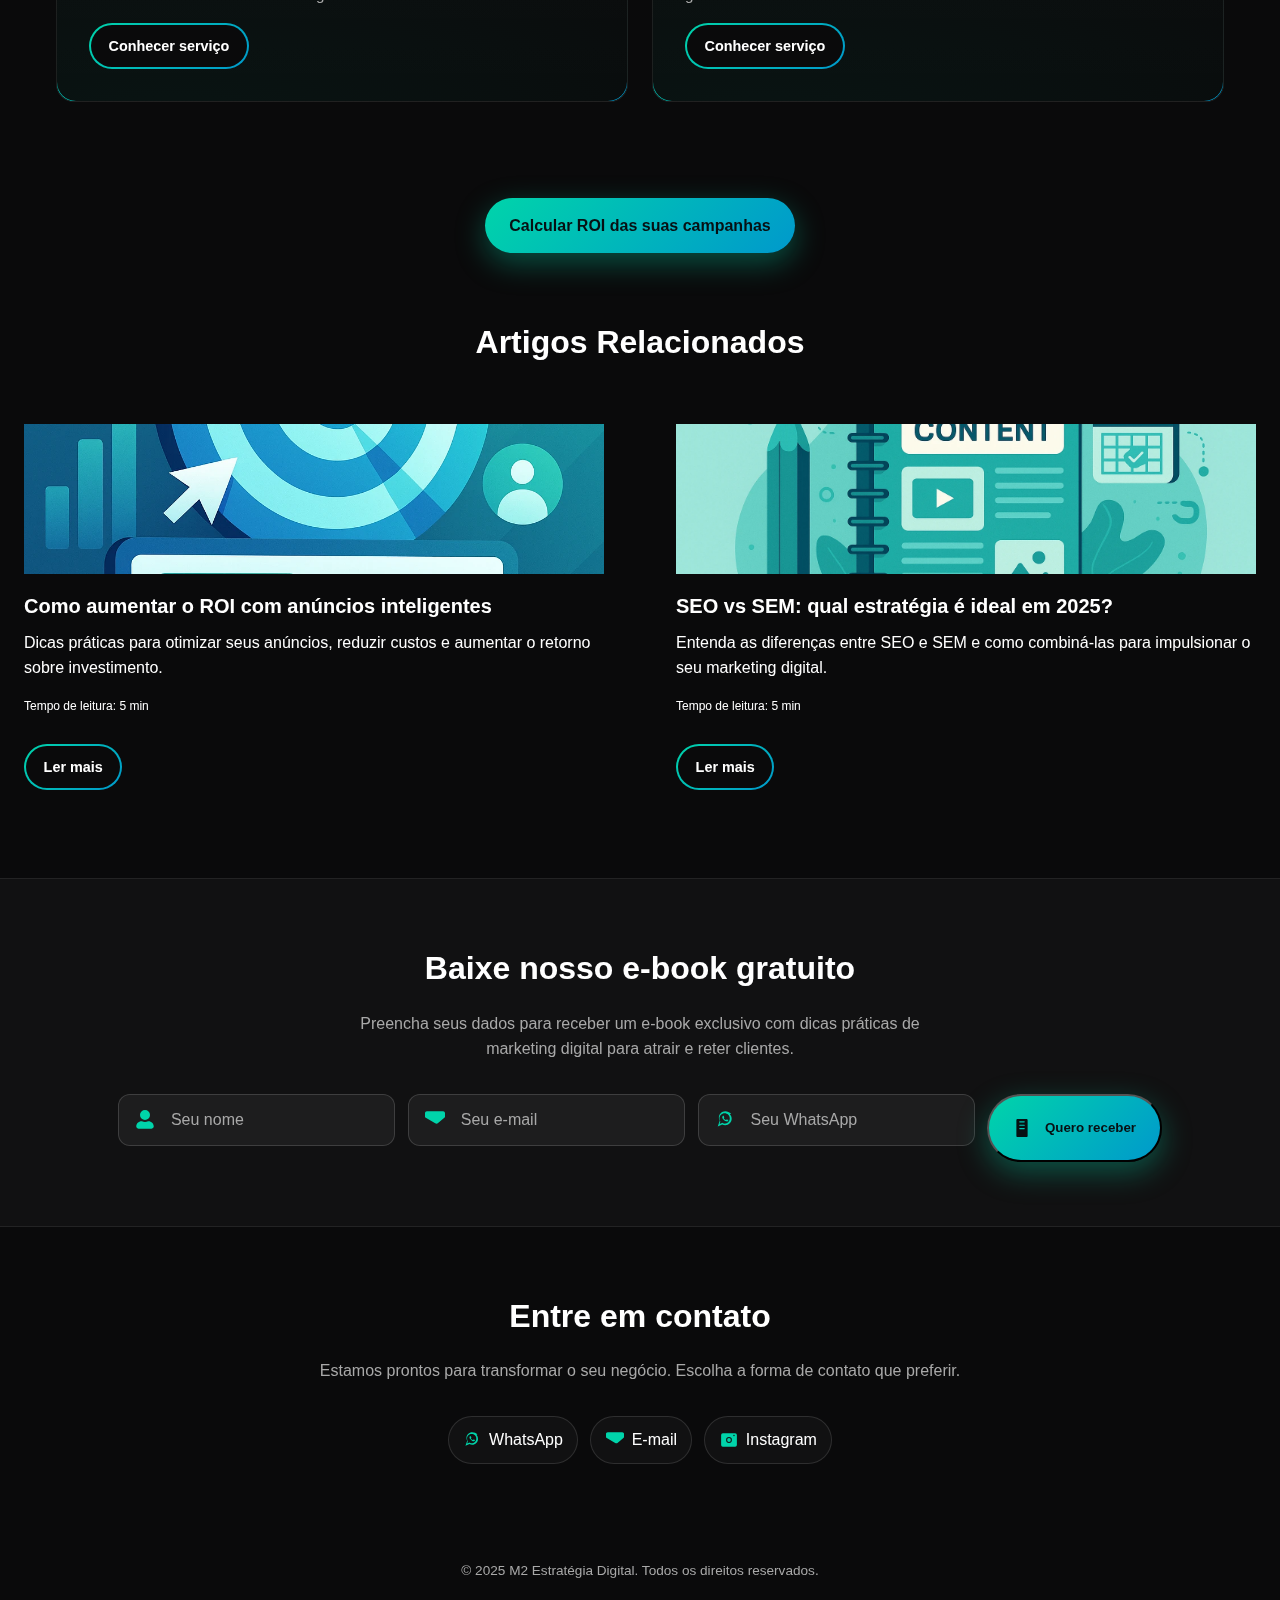
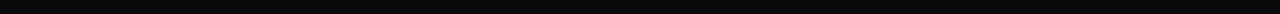
<file: blog/tendencias-marketing-2026.html>
<!DOCTYPE html>
<html lang="pt-BR">
<head>
  <meta charset="UTF-8">
  <meta name="viewport" content="width=device-width, initial-scale=1.0">
  <title>Tendências de marketing digital para 2026 - M2 Estratégia Digital</title>
  <meta name="description" content="Descubra como inteligência artificial, realidade aumentada, sustentabilidade, microinfluenciadores e comunidades moldarão o marketing digital em 2026.">
  <link rel="stylesheet" href="../assets/css/style.css">
  <link rel="stylesheet" href="https://cdn.jsdelivr.net/npm/aos@next/dist/aos.css">
</head>
<body>
  <!-- Scroll progress bar -->
  <div class="progress-bar"></div>
  <!-- Cabeçalho e navegação -->
  <header>
    <div class="container">
      <nav>
        <a href="../index.html#home" class="logo">
          <img src="../assets/img/logo.png" alt="Logotipo M2 Estratégia">
          <span>M2 Estratégia</span>
        </a>
        <ul class="nav-menu">
          <li><a href="../index.html#home">Início</a></li>
          <li><a href="../index.html#sobre">Sobre</a></li>
          <li><a href="../index.html#services">Serviços</a></li>
          <li><a href="../index.html#method">Método</a></li>
          <li><a href="../index.html#blog">Blog</a></li>
          <li><a href="../index.html#contact">Contato</a></li>
          <li><a href="../index.html#newsletter">E‑book</a></li>
        </ul>
        <a href="#" class="btn btn-primary pulse nav-cta open-quiz">Diagnóstico gratuito</a>
        <div class="nav-tools">
          <button class="theme-toggle" aria-label="Alternar tema">
            <svg class="icon-sun" xmlns="http://www.w3.org/2000/svg" viewBox="0 0 512 512"><path d="M256 176a80 80 0 1 0 0 160 80 80 0 1 0 0-160zm0-176c17.7 0 32 14.3 32 32V64c0 17.7-14.3 32-32 32s-32-14.3-32-32V32c0-17.7 14.3-32 32-32zm0 448c17.7 0 32 14.3 32 32v32c0 17.7-14.3 32-32 32s-32-14.3-32-32V480c0-17.7 14.3-32 32-32zm256-224c0 17.7-14.3 32-32 32H448c-17.7 0-32-14.3-32-32s14.3-32 32-32h32c17.7 0 32 14.3 32 32zm-448 0c0 17.7-14.3 32-32 32H32c-17.7 0-32-14.3-32-32s14.3-32 32-32h32c17.7 0 32 14.3 32 32zm330.1 150.1c12.5 12.5 12.5 32.8 0 45.3s-32.8 12.5-45.3 0l-22.6-22.6c-12.5-12.5-12.5-32.8 0-45.3s32.8-12.5 45.3 0l22.6 22.6zm-272.2 0c12.5-12.5 32.8-12.5 45.3 0s12.5 32.8 0 45.3l-22.6 22.6c-12.5 12.5-32.8 12.5-45.3 0s-12.5-32.8 0-45.3l22.6-22.6zm272.2-272.2l-22.6 22.6c-12.5 12.5-32.8 12.5-45.3 0s-12.5-32.8 0-45.3l22.6-22.6c12.5-12.5 32.8-12.5 45.3 0s12.5 32.8 0 45.3zm-272.2 0c-12.5-12.5-12.5-32.8 0-45.3s32.8-12.5 45.3 0l22.6 22.6c12.5 12.5 12.5 32.8 0 45.3s-32.8 12.5-45.3 0L111.9 53.9z"/></svg>
            <svg class="icon-moon" xmlns="http://www.w3.org/2000/svg" viewBox="0 0 512 512"><path d="M279.135 512c78.52 0 150.056-34.316 199.287-88.754c6.958-7.41-.623-18.725-9.96-17.247C310.19 418.87 192 292.664 192 144.001c0-52.359 13.72-101.443 37.844-144.001c4.411-7.82-2.326-17.27-11.05-15.128C86.017 15.838 0 111.753 0 223.999C0 370.696 126.304 512 279.135 512z"/></svg>
          </button>
          <button class="mobile-toggle" aria-label="Abrir menu">
            <span></span>
            <span></span>
            <span></span>
          </button>
        </div>
      </nav>
    </div>
  </header>

  <!-- Hero do artigo -->
  <section class="article-hero">
    <div class="container">
      <h1>Tendências de marketing digital para 2026</h1>
      <p class="article-tagline">O futuro é personalizado, imersivo e responsável.</p>
      <!-- Thematic illustration -->
      <div class="article-image">
        <picture>
          <source srcset="../assets/img/marketing-trend-2026.webp" type="image/webp">
          <img src="../assets/img/marketing-trend-2026.png" alt="Tendências de marketing digital" loading="lazy">
        </picture>
      </div>
    </div>
  <!-- Case study overlay for testimonials -->
  <div class="case-overlay" id="case-overlay">
    <div class="case-container">
      <button class="case-close" aria-label="Fechar case">&times;</button>
      <div class="case-content" data-case="1">
        <h3>Case: TechNova</h3>
        <p><strong>Desafio:</strong> Baixo retorno de campanhas e crescimento limitado.</p>
        <p><strong>Solução:</strong> Reestruturamos a estratégia digital com foco em segmentação, funis de vendas e automação.</p>
        <p><strong>Resultados:</strong> ROI triplicado e crescimento sustentável em 6 meses.</p>
      </div>
      <div class="case-content" data-case="2" style="display:none;">
        <h3>Case: Loja X</h3>
        <p><strong>Desafio:</strong> Necessidade de atrair mais clientes qualificados.</p>
        <p><strong>Solução:</strong> Implementamos campanhas de tráfego pago altamente segmentadas e otimização de landing pages.</p>
        <p><strong>Resultados:</strong> Base de clientes dobrada e aumento significativo do investimento.</p>
      </div>
      <div class="case-content" data-case="3" style="display:none;">
        <h3>Case: StartApp</h3>
        <p><strong>Desafio:</strong> Falta de consistência nas ações de marketing.</p>
        <p><strong>Solução:</strong> Definimos processos de marketing orientados por dados, integrando BI e automação.</p>
        <p><strong>Resultados:</strong> Retenção elevada, leads qualificados e crescimento contínuo.</p>
      </div>
    </div>
  </div>
  </section>

  <!-- Conteúdo do artigo -->
  <main class="article-content">
    <div class="container">
      <h2>Introdução</h2>
      <p>O marketing está em constante evolução, e 2026 promete exigir mais inovação, propósito e conexão verdadeira com o público. As marcas que se anteciparem às tendências serão capazes de se destacar e moldar o mercado a seu favor.</p>
      <!-- Ilustração de marketing digital mostrando crescimento e inovação -->
      <div class="article-image">
        <img src="../assets/img/marketing-illustration.png" alt="Ilustração de marketing digital" loading="lazy">
      </div>

      <h2>1. Atenção como moeda de troca</h2>
      <p>O recurso mais escasso na era digital será a atenção. Em vez de comprar espaço na mídia, as marcas precisarão conquistar <em>micro‑momentos</em> – janelas rápidas de atenção que capturam interesse e geram impacto imediato. Conteúdos rápidos, narrativas interativas e ativações imersivas serão usados para reter a atenção e manter relevância. Assessoria de imprensa e gestão de redes sociais deverão criar ganchos noticiosos e visuais absorvidos rapidamente, mas capazes de desdobrar-se em histórias mais profundas.</p>

      <h2>2. Criadores de conteúdo e autoridade digital</h2>
      <p>A <em>creator economy</em> se consolidará como fonte de confiança. Pesquisas indicam que cerca de <strong>90 % dos consumidores confiam mais em criadores de conteúdo de nicho do que em publicidade tradicional</strong>. A lógica deixa de ser “mais seguidores” e passa a ser “maior afinidade”: influenciadores de nicho e personal branding de CEOs e executivos serão imprescindíveis para construir autoridade digital. Quem deixar de se posicionar online perderá espaço para concorrentes mais presentes.</p>
      <!-- Gráfico sobre tendências de branding e criação de conteúdo -->
      <div class="article-image">
        <img src="../assets/img/branding_chart2.png" alt="Gráfico de tendências de branding e criação de conteúdo" loading="lazy">
      </div>

      <h2>3. Inteligência artificial e personalização em massa</h2>
      <p>Em 2026, a inteligência artificial deixará de ser novidade e se tornará um imperativo estratégico. Ela será usada para criar experiências <em>hiper‑personalizadas</em>, adaptando produtos, promoções e até layout de acordo com as interações passadas de cada usuário. O desafio será manter a autenticidade da marca mesmo em um ambiente automatizado. Ferramentas de IA também ajudarão a monitorar crises em tempo real, prever demandas (SEO preditivo) e gerar conteúdos em diferentes formatos e sotaques.</p>

      <h2>4. Realidade aumentada e experiências imersivas</h2>
      <p>A realidade aumentada (AR) conectará o digital ao físico de forma nunca vista. Marcas de moda criarão provadores virtuais, lojas de decoração permitirão visualizar móveis em 3D na casa do consumidor e produtos terão rótulos interativos via smartphone. Ao integrar AR de forma funcional, as marcas aumentarão o engajamento e oferecerão experiências mais ricas.</p>
      <!-- Ilustração de preferências de consumo de conteúdo e experiências imersivas -->
      <div class="article-image">
        <img src="../assets/img/social_chart2.png" alt="Preferências de consumo e experiências imersivas" loading="lazy">
      </div>

      <h2>5. Consumo consciente e sustentabilidade</h2>
      <p>Ser eco‑friendly deixará de ser bônus para se tornar uma exigência. Marcas que não demonstrarem, de forma transparente, seu compromisso com a sustentabilidade serão vistas como desatualizadas ou irresponsáveis. Um estudo de 2024 da Mintel mostra que 49 % dos consumidores se sentem cada vez mais impactados por eventos climáticos e mais de 60 % preferem que as empresas reduzam suas próprias emissões de carbono. Transparência e ações mensuráveis serão essenciais para ganhar a confiança do público.</p>

      <h2>6. Micro e nano‑influenciadores</h2>
      <p>O marketing de influência evoluirá, priorizando influenciadores de nicho com alto engajamento. Trabalhar com micro e nano‑influenciadores, em vez de grandes celebridades, trará autenticidade e maior conversão. Escolha pessoas alinhadas aos valores da marca; elas ajudam a humanizar a comunicação e construir diálogo real com a comunidade. Dados de 2025 mostram que 90 % dos consumidores confiam mais em criadores de nicho do que em publicidade tradicional, reforçando a importância dessa estratégia.</p>
      <!-- Gráfico ilustrando adoção de automação e IA nos influenciadores -->
      <div class="article-image">
        <img src="../assets/img/automation_chart1.png" alt="Gráfico de adoção de automação e IA por influenciadores" loading="lazy">
      </div>

      <h2>7. Dados, privacidade e comunidades</h2>
      <p>Com a preocupação crescente com privacidade e o fim dos cookies de terceiros, marcas precisarão investir em dados de primeira mão e ser transparentes sobre como os utilizam. Ao mesmo tempo, construir comunidades fortes em torno da marca será uma vantagem competitiva: engajamento real, conteúdo gerado pelo usuário e benefícios exclusivos criarão um senso de pertencimento. As plataformas de IA generativa exigem transparência sobre a procedência dos dados; 31 % dos brasileiros dizem que anúncios gerados por IA os incomodam e 60 % se preocupam com anúncios falsos. Para conquistar confiança, as empresas devem explicar como treinam seus modelos e proteger a privacidade.</p>

      <h2>8. SEO, GEO e a era da IA generativa</h2>
      <p>A otimização para mecanismos tradicionais (SEO) evoluirá para <em>Generative Engine Optimization (GEO)</em>, pois IA generativa e chatbots participam cada vez mais das buscas. Estima‑se que até 2026 cerca de <strong>25 % do volume de buscas tradicionais diminuirá</strong>, e 80 % dos usuários utilizarão IA generativa como substituto parcial dos buscadores. Isso exige a criação de conteúdos multimodais (texto, imagens, vídeos e áudios) bem estruturados, para que as IAs citem a marca e direcionem tráfego. Além disso, o <em>digital PR</em> ganhará importância: artigos autorais, entrevistas e presença em canais diversos aumentam a autoridade e a visibilidade nos resultados gerados por IA.</p>
      <!-- Diagrama explicando as diferenças e sinergias entre SEO e SEM/GEO -->
      <div class="article-image">
        <img src="../assets/img/seo-vs-sem-diagram.png" alt="Diagrama de SEO vs SEM e GEO" loading="lazy">
      </div>

      <h2>9. Parceria criativa com IA</h2>
      <p>Em vez de substituir equipes, a IA será parceira dos profissionais. Campanhas inteiras já são criadas com suporte de inteligência artificial, mas o futuro exigirá capacitação para extrair o melhor das ferramentas. Vídeos hiper‑realistas, podcasts e conteúdos automatizados serão produzidos com mais facilidade; o diferencial estará em combinar criatividade humana com eficiência algorítmica. Capacitar times para usar IA de forma ética e estratégica será fundamental.</p>

      <h2>10. Outras tendências para 2025</h2>
      <p>Além das transformações acima, relatórios como o <em>Kantar Marketing Trends 2025</em> apontam temas que já influenciam as marcas. A <strong>segurança e transparência na IA generativa</strong> será central, pois executivos ainda buscam entender a tecnologia e os consumidores pedem clareza sobre dados usados. A <strong>sustentabilidade</strong> se tornará dever das empresas: 87 % dos brasileiros querem um estilo de vida mais sustentável e 56 % deixaram de consumir produtos de empresas que não cuidam do planeta. A <strong>inclusão</strong> será um imperativo para o crescimento de marca; 76 % dos brasileiros acreditam que as empresas têm a obrigação de tornar a sociedade mais justa. As redes sociais precisarão inovar para recapturar atenção em todas as gerações. Por fim, o declínio populacional desafiará as marcas a conquistar maior participação de mercado em um mundo com menos compradores.</p>

      <h2>Conclusão</h2>
      <p>O marketing de 2026 exigirá das marcas inovação tecnológica, responsabilidade social e conexão humana. Inteligência artificial, experiências imersivas, sustentabilidade, parcerias autênticas e respeito aos dados são pilares que diferenciam quem liderará o mercado. Adaptar‑se a essas tendências de forma genuína e alinhada ao propósito da empresa será fundamental para se destacar no futuro.</p>

      <!-- Recomendações de serviços -->
      <section class="recommended-services">
        <h2>Serviços recomendados</h2>
        <div class="recommended-grid">
          <!-- Serviço recomendado: Estratégia digital integrada -->
          <div class="bento-item">
            <div class="bento-icon">
              <!-- Ícone de bússola/planejamento -->
              <svg xmlns="http://www.w3.org/2000/svg" viewBox="0 0 512 512" fill="currentColor"><path d="M505 442.7L405.3 343c28.4-34.9 45.7-79.5 45.7-128.3C451 96.5 354.5 0 231 0S11 96.5 11 214.7S107.5 429.3 231 429.3c48.9 0 93.4-17.3 128.3-45.7l99.7 99.7c9.4 9.4 24.6 9.4 33.9 0l12.1-12.1c9.5-9.4 9.5-24.6 0-34.2zM231 383.3c-93.2 0-168.7-75.5-168.7-168.7S137.8 45.9 231 45.9S399.7 121.4 399.7 214.7S324.2 383.3 231 383.3z"/></svg>
            </div>
            <h3 class="bento-title">Estratégia digital integrada</h3>
            <p class="bento-text">Diagnóstico completo, definição de personas e plano de crescimento conectado ao seu negócio.</p>
            <a href="../index.html#services" class="btn btn-outline btn-card">Conhecer serviço</a>
          </div>
          <!-- Serviço recomendado: Automação & IA -->
          <div class="bento-item">
            <div class="bento-icon">
              <!-- Ícone de automação/IA -->
              <svg xmlns="http://www.w3.org/2000/svg" viewBox="0 0 512 512" fill="currentColor"><path d="M487.4 315.7l-42.3-24.5c2.7-13.1 4.1-26.5 4.1-40.2s-1.4-27.1-4.1-40.2l42.3-24.5c15.1-8.7 20.3-28.1 11.7-43.1l-43.1-74.6c-8.7-15.1-28.1-20.3-43.1-11.7l-42.3 24.5c-20.9-17.7-45-31.9-71.5-41.1V24c0-17.1-13.9-31-31-31H208c-17.1 0-31 13.9-31 31v48.9c-26.5 9.2-50.6 23.4-71.5 41.1l-42.3-24.5c-15.1-8.7-34.5-3.4-43.1 11.7L7 167c-8.7 15.1-3.4 34.5 11.7 43.1l42.3 24.5C58.3 246.9 56.9 260.3 56.9 274s1.4 27.1 4.1 40.2L18.7 338.8c-15.1 8.7-20.3 28.1-11.7 43.1l43.1 74.6c8.7 15.1 28.1 20.3 43.1 11.7l42.3-24.5c20.9 17.7 45 31.9 71.5 41.1V488c0 17.1 13.9 31 31 31h74c17.1 0 31-13.9 31-31v-48.9c26.5-9.2 50.6-23.4 71.5-41.1l42.3 24.5c15.1 8.7 34.5 3.4 43.1-11.7l43.1-74.6c8.7-15.1 3.4-34.5-11.7-43.1zM256 336c-44.1 0-80-35.9-80-80s35.9-80 80-80s80 35.9 80 80s-35.9 80-80 80z"/></svg>
            </div>
            <h3 class="bento-title">Automação & IA</h3>
            <p class="bento-text">Automatize processos e utilize inteligência artificial para ganhar escala e eficiência.</p>
            <a href="../index.html#services" class="btn btn-outline btn-card">Conhecer serviço</a>
          </div>
        </div>
      </section>

      <div style="text-align:center; margin:2rem 0;">
        <a href="#" class="btn btn-primary open-roi">Calcular ROI das suas campanhas</a>
      </div>
    </div>
  </main>

  <!-- Artigos Relacionados -->
  <section class="related-posts">
    <h2>Artigos Relacionados</h2>
    <div class="grid">
      <!-- Related post 1: ROI -->
      <div class="card">
        <picture>
          <source srcset="../assets/img/ads-illustration.webp" type="image/webp">
          <img src="../assets/img/ads-illustration.png" alt="ROI em anúncios inteligentes" loading="lazy">
        </picture>
        <h3>Como aumentar o ROI com anúncios inteligentes</h3>
        <p>Dicas práticas para otimizar seus anúncios, reduzir custos e aumentar o retorno sobre investimento.</p>
        <span class="reading-time">Tempo de leitura: 5 min</span>
        <a href="roi-anuncios-inteligentes.html" class="btn btn-outline btn-card">Ler mais</a>
      </div>
      <!-- Related post 2: SEO vs SEM -->
      <div class="card">
        <picture>
          <source srcset="../assets/img/content-illustration.webp" type="image/webp">
          <img src="../assets/img/content-illustration.png" alt="SEO vs SEM" loading="lazy">
        </picture>
        <h3>SEO vs SEM: qual estratégia é ideal em 2025?</h3>
        <p>Entenda as diferenças entre SEO e SEM e como combiná-las para impulsionar o seu marketing digital.</p>
        <span class="reading-time">Tempo de leitura: 5 min</span>
        <a href="seo-vs-sem.html" class="btn btn-outline btn-card">Ler mais</a>
      </div>
    </div>
  </section>

  <!-- Seção de newsletter -->
  <section class="newsletter-section" id="newsletter">
    <div class="container">
      <h2>Baixe nosso e‑book gratuito</h2>
      <p>Preencha seus dados para receber um e‑book exclusivo com dicas práticas de marketing digital para atrair e reter clientes.</p>
      <form id="newsletter-form" class="newsletter-form" action="#" method="post">
        <div class="input-group">
          <span class="input-icon">
            <!-- Ícone de usuário -->
            <svg xmlns="http://www.w3.org/2000/svg" viewBox="0 0 448 512" fill="currentColor"><path d="M224 256A128 128 0 1 0 224 0a128 128 0 1 0 0 256zm89.6 32h-11.6c-22.7 10.9-47.9 16-78 16s-55.3-5.1-78-16h-11.6C60.8 288 0 348.8 0 421.3c0 34.7 45.8 58.7 91.2 58.7H356.8c45.4 0 91.2-24 91.2-58.7C448 348.8 387.2 288 313.6 288z"/></svg>
          </span>
          <input type="text" name="name" placeholder="Seu nome" required>
        </div>
        <div class="input-group">
          <span class="input-icon">
            <!-- Ícone de e‑mail -->
            <svg xmlns="http://www.w3.org/2000/svg" viewBox="0 0 512 512" fill="currentColor"><path d="M502.3 190.8L327.4 338c-19.3 15.7-46.5 15.7-65.8 0L9.7 190.8C3.9 185.8 0 178.6 0 171.1V80c0-26.5 21.5-48 48-48h416c26.5 0 48 21.5 48 48v91.1c0 7.5-3.9 14.7-9.7 20zM480 128L256 312 32 128V80h448v48z"/></svg>
          </span>
          <input type="email" name="email" placeholder="Seu e‑mail" required>
        </div>
        <div class="input-group">
          <span class="input-icon">
            <!-- Ícone de WhatsApp -->
            <svg xmlns="http://www.w3.org/2000/svg" viewBox="0 0 448 512" fill="currentColor"><path d="M380.9 97.1C339.2 55.5 286.5 32 230.7 32c-90.5 0-164 73.5-164 164 0 28.9 7.5 56.9 21.7 81.6L38 420l114-50.4c23.9 13.1 50.7 20 78.2 20h.4c90.6 0 164.3-73.5 164.3-164.1c0-43.8-17.1-85-47.5-115.4zM230.7 349.6c-24.2 0-47.9-6.3-68.6-18.3l-4.9-2.9l-67.6 29.9l14.5-69.1l-2.6-4.3c-12.2-20.5-18.6-44.1-18.6-68.2c0-72.5 59-131.5 131.5-131.5c35.2 0 68.3 13.7 93.2 38.6s38.6 58 38.6 93.2c0 72.5-59 131.5-131.5 131.5zm70.3-97.4c-3.8-1.9-22.4-11-25.8-12.2c-3.5-1.3-6-1.9-8.6 1.9s-9.9 12.2-12.2 14.7s-4.5 2.8-8.3 0.9c-22.7-11.4-37.5-20.5-52.5-46.4c-4-6.9 4-6.5 11.4-21.5c1.3-2.8 .6-5.2-.3-7.1c-.9-1.9-8.6-21-11.8-28.9c-3.1-7.5-6.3-6.5-8.6-6.6c-2.2-.1-4.7-.1-7.3-.1c-2.6 0-6.8 .9-10.3 4.7s-13.5 13.2-13.5 32.2c0 19 13.8 37.4 15.7 40c1.9 2.5 27 41.3 65.4 58c9.1 3.9 16.2 6.2 21.7 8c9.1 2.9 17.4 2.5 24 1.5 7.3-1.1 22.4-9.2 25.6-18.1c3.2-8.9 3.2-16.5 2.3-18.1c-.9-1.6-3.5-2.5-7.3-4.4z"/></svg>
          </span>
          <input type="tel" name="whatsapp" placeholder="Seu WhatsApp" pattern="[0-9]{10,13}" required>
        </div>
        <button type="submit" class="btn btn-primary">
          <svg xmlns="http://www.w3.org/2000/svg" viewBox="0 0 512 512" fill="currentColor"><path d="M128 0c-17.7 0-32 14.3-32 32v448c0 17.7 14.3 32 32 32h256c17.7 0 32-14.3 32-32V32c0-17.7-14.3-32-32-32H128zm64 64h128c8.8 0 16 7.2 16 16s-7.2 16-16 16H192c-8.8 0-16-7.2-16-16s7.2-16 16-16zm0 96h128c8.8 0 16 7.2 16 16s-7.2 16-16 16H192c-8.8 0-16-7.2-16-16s7.2-16 16-16zm0 96h128c8.8 0 16 7.2 16 16s-7.2 16-16 16H192c-8.8 0-16-7.2-16-16s7.2-16 16-16z"/></svg>
          Quero receber
        </button>
      </form>
    </div>
  </section>

  <!-- Seção de contato -->
  <section class="contact-section" id="contact">
    <div class="container">
      <h2>Entre em contato</h2>
      <p>Estamos prontos para transformar o seu negócio. Escolha a forma de contato que preferir.</p>
      <div class="socials">
        <a class="chip" href="https://wa.me/5527988643815?text=Ol%C3%A1!%20Vim%20pelo%20site." target="_blank" rel="noopener">
          <svg xmlns="http://www.w3.org/2000/svg" viewBox="0 0 448 512" fill="currentColor"><path d="M380.9 97.1C339.2 55.5 286.5 32 230.7 32c-90.5 0-164 73.5-164 164 0 28.9 7.5 56.9 21.7 81.6L38 420l114-50.4c23.9 13.1 50.7 20 78.2 20h.4c90.6 0 164.3-73.5 164.3-164.1c0-43.8-17.1-85-47.5-115.4zM230.7 349.6c-24.2 0-47.9-6.3-68.6-18.3l-4.9-2.9l-67.6 29.9l14.5-69.1l-2.6-4.3c-12.2-20.5-18.6-44.1-18.6-68.2c0-72.5 59-131.5 131.5-131.5c35.2 0 68.3 13.7 93.2 38.6s38.6 58 38.6 93.2c0 72.5-59 131.5-131.5 131.5zm70.3-97.4c-3.8-1.9-22.4-11-25.8-12.2c-3.5-1.3-6-1.9-8.6 1.9s-9.9 12.2-12.2 14.7s-4.5 2.8-8.3 0.9c-22.7-11.4-37.5-20.5-52.5-46.4c-4-6.9 4-6.5 11.4-21.5c1.3-2.8 .6-5.2-.3-7.1c-.9-1.9-8.6-21-11.8-28.9c-3.1-7.5-6.3-6.5-8.6-6.6c-2.2-.1-4.7-.1-7.3-.1c-2.6 0-6.8 .9-10.3 4.7s-13.5 13.2-13.5 32.2c0 19 13.8 37.4 15.7 40c1.9 2.5 27 41.3 65.4 58c9.1 3.9 16.2 6.2 21.7 8c9.1 2.9 17.4 2.5 24 1.5 7.3-1.1 22.4-9.2 25.6-18.1c3.2-8.9 3.2-16.5 2.3-18.1c-.9-1.6-3.5-2.5-7.3-4.4z"/></svg>
          WhatsApp
        </a>
        <a class="chip" href="mailto:contato@m2estrategiadigital.com.br">
          <svg xmlns="http://www.w3.org/2000/svg" viewBox="0 0 512 512" fill="currentColor"><path d="M502.3 190.8L327.4 338c-19.3 15.7-46.5 15.7-65.8 0L9.7 190.8C3.9 185.8 0 178.6 0 171.1V80c0-26.5 21.5-48 48-48h416c26.5 0 48 21.5 48 48v91.1c0 7.5-3.9 14.7-9.7 20zM480 128L256 312 32 128V80h448v48z"/></svg>
          E‑mail
        </a>
        <a class="chip" href="https://instagram.com/m2estrategia" target="_blank" rel="noopener">
          <svg xmlns="http://www.w3.org/2000/svg" viewBox="0 0 448 512" fill="currentColor"><path d="M224 202.66A53.34 53.34 0 1 0 277.34 256 53.38 53.38 0 0 0 224 202.66ZM398.8 64H49.2A49.23 49.23 0 0 0 0 113.8v285.4A49.23 49.23 0 0 0 49.2 448h349.6A49.23 49.23 0 0 0 448 399.2V113.8A49.23 49.23 0 0 0 398.8 64ZM224 338a82 82 0 1 1 82-82 82 82 0 0 1-82 82Zm142-191.6a19.8 19.8 0 1 1 19.8-19.8 19.8 19.8 0 0 1-19.8 19.8Z"/></svg>
          Instagram
        </a>
      </div>
    </div>
  </section>

  <!-- Rodapé -->
  <footer>
    <div class="container">
      <p>© 2025 M2 Estratégia Digital. Todos os direitos reservados.</p>
    </div>
  </footer>

  <!-- Barra de CTA adesiva -->
  <div class="sticky-cta-bar">
    <span class="sticky-cta-text">Vamos acelerar seus resultados? Fale com um especialista agora!</span>
    <a href="#contact" class="btn btn-primary pulse">Falar com um especialista</a>
  </div>

  <!-- Chat widget removido -->

  <!-- Interactive quiz overlay -->
  <div class="quiz-overlay" id="quiz-overlay">
    <div class="quiz-container">
      <button class="quiz-close" aria-label="Fechar">&times;</button>
      <!-- Step 1 -->
      <div class="quiz-step" data-step="1">
        <h3>Descubra seu nível de maturidade digital</h3>
        <p>Quantos colaboradores sua empresa tem?</p>
        <div class="quiz-options">
          <button type="button" class="quiz-option" data-answer="small">1–5</button>
          <button type="button" class="quiz-option" data-answer="medium">6–50</button>
          <button type="button" class="quiz-option" data-answer="large">51+</button>
        </div>
        <div class="quiz-nav">
          <button type="button" class="quiz-next">Próximo</button>
        </div>
      </div>
      <!-- Step 2 -->
      <div class="quiz-step" data-step="2" style="display:none;">
        <h3>Seu principal objetivo</h3>
        <p>Qual é a maior prioridade do seu marketing?</p>
        <div class="quiz-options">
          <button type="button" class="quiz-option" data-answer="leads">Gerar mais leads</button>
          <button type="button" class="quiz-option" data-answer="automation">Automatizar processos</button>
          <button type="button" class="quiz-option" data-answer="seo">Melhorar presença online</button>
        </div>
        <div class="quiz-nav">
          <button type="button" class="quiz-prev">Voltar</button>
          <button type="button" class="quiz-next">Próximo</button>
        </div>
      </div>
      <!-- Step 3: result -->
      <div class="quiz-step" data-step="3" style="display:none;">
        <h3>Resultado</h3>
        <p class="quiz-result"></p>
        <div class="quiz-nav">
          <button type="button" class="quiz-prev">Voltar</button>
          <button type="button" class="quiz-next">Continuar</button>
        </div>
      </div>
      <!-- Step 4: contact -->
      <div class="quiz-step" data-step="4" style="display:none;">
        <h3>Deixe seus dados para receber o diagnóstico completo</h3>
        <form class="quiz-form">
          <input type="text" id="quiz-name" placeholder="Seu nome" required>
          <input type="email" id="quiz-email" placeholder="Seu email" required>
          <button type="submit" class="quiz-submit">Enviar</button>
        </form>
        <p class="quiz-thanks" style="display:none;">Obrigado! Em breve entraremos em contato com seu diagnóstico personalizado.</p>
        <div class="quiz-nav">
          <button type="button" class="quiz-prev">Voltar</button>
        </div>
      </div>
    </div>
  </div>

  <!-- ROI calculator overlay -->
  <div class="roi-overlay" id="roi-overlay">
    <div class="roi-container">
      <button class="roi-close" aria-label="Fechar calculadora">&times;</button>
      <div class="roi-step active" data-step="1">
        <h3>Calcule seu ROI de marketing</h3>
        <div class="roi-field">
          <label for="roi-leads">Quantidade de leads gerados</label>
          <input type="number" id="roi-leads" min="0" required>
        </div>
        <div class="roi-field">
          <label for="roi-invest">Investimento total em marketing (R$)</label>
          <input type="number" id="roi-invest" min="0" required>
        </div>
        <div class="roi-nav">
          <span></span>
          <button type="button" class="roi-next">Próximo</button>
        </div>
      </div>
      <div class="roi-step" data-step="2">
        <h3>Dados de venda</h3>
        <div class="roi-field">
          <label for="roi-conversion">Taxa de conversão (%)</label>
          <input type="number" id="roi-conversion" min="0" max="100" required>
        </div>
        <div class="roi-field">
          <label for="roi-ticket">Ticket médio (R$)</label>
          <input type="number" id="roi-ticket" min="0" required>
        </div>
        <div class="roi-nav">
          <button type="button" class="roi-prev">Voltar</button>
          <button type="button" class="roi-next">Próximo</button>
        </div>
      </div>
      <div class="roi-step" data-step="3">
        <h3>Resultado</h3>
        <p class="roi-result"></p>
        <div class="roi-nav">
          <button type="button" class="roi-prev">Voltar</button>
          <button type="button" class="roi-next">Continuar</button>
        </div>
      </div>
          <div class="roi-step" data-step="4">
        <h3>Receba um relatório personalizado</h3>
        <form class="roi-form">
          <!-- Nome com ícone -->
          <div class="input-group">
            <span class="input-icon">
              <svg xmlns="http://www.w3.org/2000/svg" viewBox="0 0 448 512" fill="currentColor"><path d="M224 256A128 128 0 1 0 224 0a128 128 0 1 0 0 256zm89.6 32h-11.6c-22.7 10.9-47.9 16-78 16s-55.3-5.1-78-16h-11.6C60.8 288 0 348.8 0 421.3c0 34.7 45.8 58.7 91.2 58.7H356.8c45.4 0 91.2-24 91.2-58.7C448 348.8 387.2 288 313.6 288z"/></svg>
            </span>
            <input type="text" id="roi-name" placeholder="Seu nome" required>
          </div>
          <!-- Email com ícone -->
          <div class="input-group">
            <span class="input-icon">
              <svg xmlns="http://www.w3.org/2000/svg" viewBox="0 0 512 512" fill="currentColor"><path d="M502.3 190.8L327.4 338c-19.3 15.7-46.5 15.7-65.8 0L9.7 190.8C3.9 185.8 0 178.6 0 171.1V80c0-26.5 21.5-48 48-48h416c26.5 0 48 21.5 48 48v91.1c0 7.5-3.9 14.7-9.7 20zM480 128L256 312 32 128V80h448v48z"/></svg>
            </span>
            <input type="email" id="roi-email" placeholder="Seu e‑mail" required>
          </div>
          <!-- WhatsApp com ícone -->
          <div class="input-group">
            <span class="input-icon">
              <svg xmlns="http://www.w3.org/2000/svg" viewBox="0 0 448 512" fill="currentColor"><path d="M380.9 97.1C339.2 55.5 286.5 32 230.7 32c-90.5 0-164 73.5-164 164 0 28.9 7.5 56.9 21.7 81.6L38 420l114-50.4c23.9 13.1 50.7 20 78.2 20h.4c90.6 0 164.3-73.5 164.3-164.1c0-43.8-17.1-85-47.5-115.4zM230.7 349.6c-24.2 0-47.9-6.3-68.6-18.3l-4.9-2.9l-67.6 29.9l14.5-69.1l-2.6-4.3c-12.2-20.5-18.6-44.1-18.6-68.2c0-72.5 59-131.5 131.5-131.5c35.2 0 68.3 13.7 93.2 38.6s38.6 58 38.6 93.2c0 72.5-59 131.5-131.5 131.5zm70.3-97.4c-3.8-1.9-22.4-11-25.8-12.2c-3.5-1.3-6-1.9-8.6 1.9s-9.9 12.2-12.2 14.7s-4.5 2.8-8.3 0.9c-22.7-11.4-37.5-20.5-52.5-46.4c-4-6.9 4-6.5 11.4-21.5c1.3-2.8 .6-5.2-.3-7.1c-.9-1.9-8.6-21-11.8-28.9c-3.1-7.5-6.3-6.5-8.6-6.6c-2.2-.1-4.7-.1-7.3-.1c-2.6 0-6.8 .9-10.3 4.7s-13.5 13.2-13.5 32.2c0 19 13.8 37.4 15.7 40c1.9 2.5 27 41.3 65.4 58c9.1 3.9 16.2 6.2 21.7 8c9.1 2.9 17.4 2.5 24 1.5 7.3-1.1 22.4-9.2 25.6-18.1c3.2-8.9 3.2-16.5 2.3-18.1c-.9-1.6-3.5-2.5-7.3-4.4z"/></svg>
            </span>
            <input type="tel" id="roi-whatsapp" placeholder="Seu WhatsApp" pattern="[0-9]{10,13}" required>
          </div>
          <button type="submit" class="roi-submit">Enviar</button>
        </form>
        <p class="roi-thanks" style="display:none;">Obrigado! Agora você pode baixar nosso e‑book exclusivo.</p>
        <div class="roi-nav">
          <button type="button" class="roi-prev">Voltar</button>
        </div>
      </div>
    </div>
  </div>

  <!-- Botão flutuante: direciona diretamente ao WhatsApp -->
  <a class="fab" href="https://wa.me/5527988643815?text=Ol%C3%A1!%20Vim%20pelo%20site." target="_blank" rel="noopener" role="button">
    <span class="fab__icon">
      <svg xmlns="http://www.w3.org/2000/svg" width="22" height="22" viewBox="0 0 448 512" fill="currentColor"><path d="M380.9 97.1C339.2 55.5 286.5 32 230.7 32c-90.5 0-164 73.5-164 164 0 28.9 7.5 56.9 21.7 81.6L38 420l114-50.4c23.9 13.1 50.7 20 78.2 20h.4c90.6 0 164.3-73.5 164.3-164.1c0-43.8-17.1-85-47.5-115.4zM230.7 349.6c-24.2 0-47.9-6.3-68.6-18.3l-4.9-2.9l-67.6 29.9l14.5-69.1l-2.6-4.3c-12.2-20.5-18.6-44.1-18.6-68.2c0-72.5 59-131.5 131.5-131.5c35.2 0 68.3 13.7 93.2 38.6s38.6 58 38.6 93.2c0 72.5-59 131.5-131.5 131.5zm70.3-97.4c-3.8-1.9-22.4-11-25.8-12.2c-3.5-1.3-6-1.9-8.6 1.9s-9.9 12.2-12.2 14.7s-4.5 2.8-8.3 0.9c-22.7-11.4-37.5-20.5-52.5-46.4c-4-6.9 4-6.5 11.4-21.5c1.3-2.8 .6-5.2-.3-7.1c-.9-1.9-8.6-21-11.8-28.9c-3.1-7.5-6.3-6.5-8.6-6.6c-2.2-.1-4.7-.1-7.3-.1c-2.6 0-6.8 .9-10.3 4.7s-13.5 13.2-13.5 32.2c0 19 13.8 37.4 15.7 40c1.9 2.5 27 41.3 65.4 58c9.1 3.9 16.2 6.2 21.7 8c9.1 2.9 17.4 2.5 24 1.5 7.3-1.1 22.4-9.2 25.6-18.1c3.2-8.9 3.2-16.5 2.3-18.1c-.9-1.6-3.5-2.5-7.3-4.4z"/></svg>
    </span>
    <span class="fab__label">Fale conosco</span>
  </a>

  <!-- Scripts -->
  <script src="../assets/js/script.js"></script>
  <script src="https://cdn.jsdelivr.net/npm/aos@next/dist/aos.js"></script>
  <script>
    AOS.init({ once: true, duration: 700, easing: 'ease-out-cubic' });
  </script>
</body>
</html>
</file>
<file: assets/css/style.css>
/*
 * Main stylesheet for the M2 Estratégia website
 *
 * This file defines the visual language of the site, including the color
 * palette, typography, layout, component styles (cards, buttons, forms),
 * and responsive behavior. Variables are declared under :root for easy
 * customization. Sections are ordered logically from global resets to
 * components and responsive adjustments.
 */

/* ------------------- */
/* CSS VARIABLES AND BASE STYLES */
/* ------------------- */
:root {
  /* Brand colours */
  --color-primary: #00d4aa;
  --color-secondary: #0099cc;
  /* Dark theme palette */
  --bg-dark: #0a0a0b;
  --bg-light: #f5f5f7;
  --text-dark-primary: #ffffff;
  --text-dark-secondary: #a8a8a8;
  --text-light-primary: #1d1d1f;
  --text-light-secondary: #515154;
  /* Component specifics */
  --radius-large: 18px;
  --radius-full: 999px;
  --transition-fast: 0.25s;
  --transition-mid: 0.35s;
  --shadow-primary: 0 10px 30px rgba(0, 212, 170, 0.35);
  --shadow-primary-hover: 0 18px 45px rgba(0, 212, 170, 0.45);
  /* Fonts */
  --font-primary: 'Space Grotesk', 'Inter', sans-serif;
  --font-secondary: 'Inter', sans-serif;
}

/* Base reset */
* {
  margin: 0;
  padding: 0;
  box-sizing: border-box;
}

html {
  scroll-behavior: smooth;
  overflow-x: hidden;
}

body {
  font-family: var(--font-secondary);
  background: var(--bg-dark);
  color: var(--text-dark-primary);
  line-height: 1.6;
  overflow-x: hidden;
  transition: background-color 0.4s ease, color 0.4s ease;
}

/* Light theme override */
body.light-theme {
  background: var(--bg-light);
  color: var(--text-light-primary);
}
body.light-theme .container {
  color: var(--text-light-primary);
}

a {
  color: inherit;
  text-decoration: none;
}

img {
  max-width: 100%;
  height: auto;
  display: block;
}

/* Container for consistent horizontal padding */
.container {
  width: 100%;
  max-width: 1200px;
  margin: 0 auto;
  padding: 0 1rem;
}

/* ------------------- */
/* HEADER AND NAVIGATION */
/* ------------------- */
header {
  position: fixed;
  top: 0;
  width: 100%;
  z-index: 1000;
  transition: background var(--transition-fast), border-bottom var(--transition-fast);
  backdrop-filter: saturate(180%) blur(20px);
}

header.scrolled {
  background: rgba(10, 10, 11, 0.85);
  border-bottom: 1px solid rgba(255, 255, 255, 0.1);
}
body.light-theme header.scrolled {
  background: rgba(245, 245, 247, 0.9);
  border-bottom-color: rgba(0, 0, 0, 0.1);
}

nav {
  /* Arrange header items in a single row and prevent overlap */
  display: flex;
  align-items: center;
  /* Start items from the left; we'll push CTA/tools to the end with margin-left:auto */
  justify-content: flex-start;
  /* Allow wrapping on very narrow screens to avoid text overlapping */
  flex-wrap: wrap;
  height: 70px;
  padding: 0.5rem 0;
}

/* CTA button that appears in header when scrolled */
.nav-cta {
  /* Push CTA to the far right; it will occupy its own space */
  margin-left: auto;
  display: none;
  font-size: 0.9rem;
}
header.scrolled .nav-cta {
  display: inline-flex;
}

/* Spacing for the header tools (theme toggle and burger). Without this
   margin/gap the CTA button touches the icons on narrow screens. */
.nav-tools {
  display: flex;
  align-items: center;
  margin-left: 1rem;
  gap: 0.75rem;
}

/* Sticky bottom CTA bar */
.sticky-cta-bar {
  position: fixed;
  left: 0;
  right: 0;
  bottom: -100px;
  background: var(--color-bg-secondary);
  border-top: 1px solid rgba(255, 255, 255, 0.1);
  padding: 1rem;
  display: flex;
  justify-content: space-between;
  align-items: center;
  z-index: 1400;
  transition: transform 0.4s ease;
  transform: translateY(100%);
  box-shadow: 0 -10px 20px rgba(0, 0, 0, 0.3);
}
.sticky-cta-bar.show {
  transform: translateY(0);
}

/* ------------------- */
/* TESTIMONIALS SECTION */
/* ------------------- */
.testimonials-section {
  padding: 4rem 0;
}
.testimonials-section h2 {
  text-align: center;
  font-family: var(--font-primary);
  font-size: 2rem;
  margin-bottom: 2rem;
}
.testimonials-grid {
  display: grid;
  grid-template-columns: repeat(auto-fit, minmax(280px, 1fr));
  gap: 1.5rem;
  /* enable 3D perspective for flipping cards */
  perspective: 1000px;
}
.testimonial-card {
  padding: 2rem;
  border-radius: var(--radius-large);
  background: radial-gradient(800px 400px at 20% 120%, rgba(0, 212, 170, 0.06), transparent 60%),
    linear-gradient(180deg, rgba(255, 255, 255, 0.02), rgba(255, 255, 255, 0));
  border: 1px solid rgba(255, 255, 255, 0.08);
  position: relative;
  transition: transform var(--transition-mid), box-shadow var(--transition-mid);
  transform-style: preserve-3d;
  /* Ensure each testimonial card has enough vertical space for its front and back faces. Using a
     minimum height prevents the card from collapsing to a small strip when only the header is
     visible. Flexbox distributes space to push the quote and CTA to the bottom on the front
     face and allows the back face content to scroll naturally if needed. */
  min-height: 260px;
  display: flex;
  flex-direction: column;
  justify-content: space-between;
}
.testimonial-card:hover {
  transform: translateY(-4px);
  box-shadow: 0 12px 30px rgba(0, 212, 170, 0.25);
}

/* ------------------- */
/* INTERACTIVE CASE STUDIES (FLIP CARDS) */
/* ------------------- */
/*
 * The testimonials section doubles as an interactive case study slider. Each
 * card contains a front face (testimonial summary) and a back face
 * (challenge, solution, results). On hover the card flips 180° to reveal
 * the back side. A 3D perspective is set on the parent grid in
 * .testimonials-grid. Users on touch devices can tap to flip.
 */
.testimonial-card .card-inner {
  position: relative;
  width: 100%;
  height: 100%;
  transform-style: preserve-3d;
  transition: transform 0.8s;
}
.testimonial-card .front,
.testimonial-card .back {
  position: absolute;
  top: 0;
  left: 0;
  width: 100%;
  height: 100%;
  backface-visibility: hidden;
}
.testimonial-card .back {
  transform: rotateY(180deg);
}
.testimonial-card:hover .card-inner,
.testimonial-card:focus-within .card-inner {
  transform: rotateY(180deg);
}
.testimonial-card:hover,
.testimonial-card:focus-within {
  box-shadow: 0 12px 40px rgba(0, 212, 170, 0.4);
}

/* ------------------- */
/* ROI CALCULATOR OVERLAY */
/* ------------------- */
/*
 * The ROI calculator overlay opens as a modal when triggered via
 * elements with the .open-roi class. It guides the user through a
 * multi‑step form to compute the return on marketing investment and
 * collect contact details. It is hidden by default and uses flexbox
 * centering similar to the quiz overlay.
 */
.roi-overlay {
  display: none;
  position: fixed;
  top: 0;
  left: 0;
  width: 100%;
  height: 100%;
  background: rgba(0, 0, 0, 0.6);
  backdrop-filter: blur(4px);
  z-index: 2000;
  justify-content: center;
  align-items: center;
  padding: 1rem;
}
.roi-container {
  background: var(--bg-dark);
  color: var(--text-dark-primary);
  padding: 2rem;
  border-radius: var(--radius-large);
  /* Increase maximum width to make the ROI and report modals easier to read on desktop */
  /* Increase the width on larger screens so the form fields and content have more room. */
  /* Slightly wider container to allow more breathing space */
  max-width: 720px;
  width: 100%;
  box-shadow: 0 20px 50px rgba(0, 0, 0, 0.6);
  position: relative;
}
body.light-theme .roi-container {
  background: var(--bg-light);
  color: var(--text-light-primary);
}
.roi-close {
  position: absolute;
  top: 0.5rem;
  right: 0.5rem;
  background: transparent;
  border: none;
  font-size: 1.5rem;
  color: inherit;
  cursor: pointer;
}
.roi-step {
  display: none;
}
.roi-step.active {
  display: block;
}
.roi-step h3 {
  margin-bottom: 1rem;
  font-size: 1.25rem;
}
.roi-field {
  margin-bottom: 1rem;
}
.roi-field label {
  display: block;
  margin-bottom: 0.25rem;
  font-weight: 600;
}
.roi-field input {
  width: 100%;
  /* Larger padding and font for better readability */
  /* Provide more generous padding and font size for comfortable data entry. */
  /* Increased padding and font size for more comfortable input */
  padding: 1.3rem 1.4rem;
  border-radius: var(--radius-large);
  font-size: 1.1rem;
  border: 1px solid rgba(255, 255, 255, 0.15);
  background: rgba(255, 255, 255, 0.05);
  color: inherit;
}
body.light-theme .roi-field input {
  border: 1px solid rgba(0, 0, 0, 0.15);
  background: rgba(0, 0, 0, 0.05);
}
.roi-nav {
  display: flex;
  justify-content: space-between;
  margin-top: 1rem;
}
.roi-nav button {
  padding: 0.5rem 1rem;
  border-radius: var(--radius-large);
  border: none;
  cursor: pointer;
  font-weight: 600;
}
.roi-nav button.roi-prev {
  background: transparent;
  border: 1px solid var(--color-primary);
  color: var(--color-primary);
}
.roi-nav button.roi-next,
.roi-nav button.roi-submit {
  background: linear-gradient(135deg, var(--color-primary), var(--color-secondary));
  color: #0a0a0b;
  box-shadow: var(--shadow-primary);
}
.roi-result {
  font-size: 1.1rem;
  line-height: 1.5;
  margin-bottom: 1rem;
}
.roi-thanks {
  margin-top: 1rem;
  text-align: center;
}

/* ------------------- */
/* CASE STUDY OVERLAY */
/* ------------------- */
/*
 * The case study overlay reveals detailed information about a client project
 * when the user clicks on a testimonial card. Each case is stored in its own
 * .case-content container and only the relevant one is displayed. The overlay
 * reuses the same modal styling as the ROI calculator for consistency.
 */
.case-overlay {
  display: none;
  position: fixed;
  top: 0;
  left: 0;
  width: 100%;
  height: 100%;
  background: rgba(0, 0, 0, 0.6);
  backdrop-filter: blur(4px);
  z-index: 2000;
  justify-content: center;
  align-items: center;
  padding: 1rem;
}
.case-container {
  background: var(--bg-dark);
  color: var(--text-dark-primary);
  padding: 2rem;
  border-radius: var(--radius-large);
  max-width: 480px;
  width: 100%;
  box-shadow: 0 20px 50px rgba(0, 0, 0, 0.6);
  position: relative;
}
body.light-theme .case-container {
  background: var(--bg-light);
  color: var(--text-light-primary);
}
.case-close {
  position: absolute;
  top: 0.5rem;
  right: 0.5rem;
  background: transparent;
  border: none;
  font-size: 1.5rem;
  color: inherit;
  cursor: pointer;
}
.case-content {
  display: none;
}
.testimonial-header {
  display: flex;
  align-items: center;
  gap: 0.75rem;
  margin-bottom: 0.75rem;
}
.testimonial-avatar {
  /* Increase avatar size for better visibility of custom illustrations */
  width: 56px;
  height: 56px;
  display: flex;
  align-items: center;
  justify-content: center;
  border-radius: 50%;
  background: linear-gradient(135deg, var(--color-primary), var(--color-secondary));
  box-shadow: 0 6px 16px rgba(0, 212, 170, 0.25);
  color: #0a0a0b;
  flex-shrink: 0;
}

/* When using photos for testimonial avatars, ensure the image fills the circular container. */
.testimonial-avatar img {
  width: 100%;
  height: 100%;
  border-radius: 50%;
  object-fit: cover;
  display: block;
}
.testimonial-info h4 {
  font-size: 1.1rem;
  margin: 0;
}
.testimonial-role {
  font-size: 0.8rem;
  color: var(--text-dark-secondary);
  margin: 0;
}
.testimonial-quote {
  font-style: italic;
  line-height: 1.4;
  margin-top: 0.75rem;
  color: var(--text-dark-primary);
}

/* ------------------- */
/* TEAM SECTION */
/* ------------------- */
.team-section {
  padding: 4rem 0;
  text-align: center;
}
.team-section h2 {
  font-family: var(--font-primary);
  font-size: 2rem;
  margin-bottom: 2rem;
}
.team-grid {
  display: flex;
  flex-wrap: wrap;
  justify-content: center;
  gap: 2rem;
}
.team-member {
  max-width: 220px;
  text-align: center;
  padding: 1.5rem;
  border-radius: var(--radius-large);
  background: radial-gradient(800px 400px at 20% 120%, rgba(0, 212, 170, 0.06), transparent 60%),
    linear-gradient(180deg, rgba(255, 255, 255, 0.02), rgba(255, 255, 255, 0));
  border: 1px solid rgba(255, 255, 255, 0.08);
  transition: transform var(--transition-mid), box-shadow var(--transition-mid);
}
.team-member:hover {
  transform: translateY(-4px);
  box-shadow: 0 10px 25px rgba(0, 212, 170, 0.25);
}
.team-photo {
  width: 72px;
  height: 72px;
  border-radius: 50%;
  background: linear-gradient(135deg, var(--color-primary), var(--color-secondary));
  display: flex;
  align-items: center;
  justify-content: center;
  margin: 0 auto 1rem;
  color: #0a0a0b;
  box-shadow: 0 8px 20px rgba(0, 212, 170, 0.25);
}

/* Ensure team photos fill the circle when replacing icons */
.team-photo img {
  width: 100%;
  height: 100%;
  border-radius: 50%;
  object-fit: cover;
  display: block;
}
.team-member h4 {
  font-size: 1.2rem;
  margin: 0 0 0.25rem;
}
.team-role {
  font-size: 0.9rem;
  font-weight: 600;
  color: var(--text-dark-secondary);
  margin: 0;
}
.team-bio {
  font-size: 0.85rem;
  color: var(--text-dark-secondary);
  margin-top: 0.5rem;
}

/* ------------------- */
/* BLOG SECTION */
/* ------------------- */
.blog-section {
  padding: 4rem 0;
}
.blog-section h2 {
  text-align: center;
  font-family: var(--font-primary);
  font-size: 2rem;
  margin-bottom: 2rem;
}
.blog-grid {
  display: grid;
  /* Use larger minimum width for blog cards to improve layout on desktops */
  grid-template-columns: repeat(auto-fit, minmax(300px, 1fr));
  gap: 1.75rem;
}
.blog-card {
  /* Turn blog cards into flex containers for improved alignment */
  display: flex;
  flex-direction: column;
  overflow: hidden;
  border-radius: var(--radius-large);
  background: radial-gradient(800px 400px at 20% 120%, rgba(0, 212, 170, 0.04), transparent 60%),
    linear-gradient(180deg, rgba(255, 255, 255, 0.02), rgba(255, 255, 255, 0));
  border: 1px solid rgba(255, 255, 255, 0.06);
  transition: transform var(--transition-mid), box-shadow var(--transition-mid);
}
.blog-card:hover {
  transform: translateY(-4px);
  box-shadow: 0 12px 30px rgba(0, 212, 170, 0.25);
}
.blog-image {
  width: 100%;
  height: 220px;
  object-fit: cover;
  /* Round only the top corners since card has no padding at top */
  border-top-left-radius: var(--radius-large);
  border-top-right-radius: var(--radius-large);
  border-bottom-left-radius: 0;
  border-bottom-right-radius: 0;
}
.blog-title {
  font-size: 1.3rem;
  font-weight: 700;
  margin-bottom: 0.5rem;
}
.blog-summary {
  font-size: 0.95rem;
  color: var(--text-dark-secondary);
  margin-bottom: 1rem;
  flex-grow: 1;
}
.blog-card-content {
  padding: 1.5rem;
  display: flex;
  flex-direction: column;
  flex: 1;
}
/* Align read-more buttons to the start of the blog card */
.btn-card {
  align-self: flex-start;
}
.sticky-cta-text {
  color: var(--color-text-primary);
  font-size: 1rem;
  margin-right: 1rem;
}
.sticky-cta-bar .btn {
  flex-shrink: 0;
}

/* Chat widget styling */
.chat-widget {
  position: fixed;
  right: 22px;
  bottom: 90px;
  width: 280px;
  background: var(--color-bg-secondary);
  border: 1px solid rgba(255, 255, 255, 0.15);
  border-radius: 16px;
  box-shadow: 0 12px 40px rgba(0, 0, 0, 0.3);
  padding: 1rem;
  display: none;
  flex-direction: column;
  gap: 0.75rem;
  z-index: 1499;
}
.chat-widget p {
  color: var(--color-text-primary);
  font-size: 0.95rem;
}
.chat-widget .chat-actions {
  display: flex;
  gap: 0.5rem;
  flex-direction: column;
}
.chat-widget .chat-btn {
  padding: 0.6rem 0.9rem;
  border-radius: 8px;
  font-weight: 600;
  font-size: 0.9rem;
  text-align: center;
  cursor: pointer;
  background: linear-gradient(135deg, var(--color-primary), var(--color-secondary));
  color: #071013;
  transition: transform var(--transition-fast), box-shadow var(--transition-fast);
}
.chat-widget .chat-btn:hover {
  transform: translateY(-2px);
  box-shadow: 0 6px 16px rgba(0, 212, 170, 0.4);
}

.logo {
  display: flex;
  align-items: center;
  gap: 0.5rem;
}
.logo img {
  height: 42px;
  width: auto;
}
.logo span {
  font-family: var(--font-primary);
  font-weight: 700;
  font-size: 1.3rem;
  background: linear-gradient(135deg, var(--color-primary), var(--color-secondary));
  -webkit-background-clip: text;
  -webkit-text-fill-color: transparent;
  /* Prevent the brand name from breaking into multiple lines */
  white-space: nowrap;
}

/* Navigation menu */
.nav-menu {
  list-style: none;
  display: flex;
  gap: 1.5rem;
  align-items: center;
  /* Add left margin so the navigation items aren't too close to the logo */
  margin-left: 1.5rem;
  /* Allow nav items to wrap when necessary */
  flex-wrap: wrap;
  /* Do not force nowrap or horizontal scrolling */
  flex: initial;
}
.nav-menu a {
  position: relative;
  font-weight: 600;
  transition: color var(--transition-fast);
  color: inherit;
  font-size: 0.95rem;
}
.nav-menu a:hover {
  color: var(--color-primary);
}
.nav-menu a::after {
  content: '';
  position: absolute;
  left: 0;
  bottom: -4px;
  width: 0;
  height: 2px;
  background: linear-gradient(135deg, var(--color-primary), var(--color-secondary));
  transition: width var(--transition-fast);
}
.nav-menu a:hover::after {
  width: 100%;
}

/* Theme toggle button */
.theme-toggle {
  background: transparent;
  border: 1px solid rgba(255, 255, 255, 0.2);
  border-radius: 50%;
  width: 42px;
  height: 42px;
  display: flex;
  align-items: center;
  justify-content: center;
  cursor: pointer;
  transition: border-color var(--transition-fast), transform var(--transition-fast);
}
.theme-toggle:hover {
  border-color: var(--color-primary);
  transform: rotate(15deg);
}
.theme-toggle svg {
  width: 22px;
  height: 22px;
  color: currentColor;
  transition: opacity var(--transition-fast);
}
.theme-toggle .icon-sun { display: none; }
.theme-toggle .icon-moon { display: block; }
body.light-theme .theme-toggle .icon-sun { display: block; }
body.light-theme .theme-toggle .icon-moon { display: none; }

/* Mobile menu toggle */
.mobile-toggle {
  display: none;
  flex-direction: column;
  gap: 5px;
  cursor: pointer;
  background: none;
  border: none;
  z-index: 1001;
}
.mobile-toggle span {
  width: 28px;
  height: 2px;
  background: currentColor;
  transition: transform var(--transition-fast), opacity var(--transition-fast);
}
.mobile-toggle.active span:nth-child(1) {
  transform: translateY(6px) rotate(45deg);
}
.mobile-toggle.active span:nth-child(2) {
  opacity: 0;
}
.mobile-toggle.active span:nth-child(3) {
  transform: translateY(-6px) rotate(-45deg);
}

/* Responsive navigation */
@media (max-width: 992px) {
  .nav-menu {
    position: fixed;
    top: 70px;
    right: 0;
    flex-direction: column;
    background: rgba(10, 10, 11, 0.95);
    backdrop-filter: blur(20px);
    width: 220px;
    padding: 2rem 1.5rem;
    transform: translateX(100%);
    transition: transform var(--transition-fast);
    height: calc(100vh - 70px);
    overflow-y: auto;
    gap: 1.5rem;
  }
  .nav-menu.open {
    transform: translateX(0);
  }
  .mobile-toggle {
    display: flex;
  }
  /* Light theme background for mobile menu */
  body.light-theme .nav-menu {
    background: rgba(245, 245, 247, 0.95);
  }
}

/* Improve header appearance on small screens
 * On very narrow viewports the hero background gradient can be visible
 * behind the transparent header, creating an unwanted light band. Fix by
 * giving the header a solid backdrop and removing the blur effect on
 * small screens.
 */
/* Mobile header adjustments: remove blur and use solid backgrounds on narrow screens */
@media (max-width: 768px) {
  /* Eliminate the backdrop blur on small screens so hero gradients don't leak through
     and set a solid background colour appropriate to the current theme. This avoids
     the light band that appears behind the header on mobile. */
  header {
    backdrop-filter: none;
    background: var(--bg-dark);
  }
  body.light-theme header {
    background: var(--bg-light);
  }
}

/* ------------------- */
/* BUTTONS */
/* ------------------- */
.btn {
  position: relative;
  isolation: isolate;
  overflow: hidden;
  padding: 0.9rem 1.5rem;
  border-radius: var(--radius-full);
  font-weight: 600;
  cursor: pointer;
  display: inline-flex;
  align-items: center;
  justify-content: center;
  transition: transform var(--transition-fast), box-shadow var(--transition-fast);
  gap: 0.55rem;
}
.btn-primary {
  background: linear-gradient(135deg, var(--color-primary), var(--color-secondary));
  color: #071013;
  box-shadow: var(--shadow-primary);
  /* optional pulse shadow for high-impact CTA */
  position: relative;
}

/* Pulse shadow animation for attention-grabbing CTAs */
.btn-primary.pulse::after {
  content: '';
  position: absolute;
  inset: 0;
  border-radius: inherit;
  background: linear-gradient(135deg, var(--color-primary), var(--color-secondary));
  opacity: 0.6;
  z-index: -1;
  filter: blur(12px);
  animation: pulseShadow 2.8s ease-in-out infinite;
}

@keyframes pulseShadow {
  0% { transform: scale(1); opacity: 0.6; }
  50% { transform: scale(1.2); opacity: 0.2; }
  100% { transform: scale(1); opacity: 0.6; }
}
.btn-primary:hover {
  transform: translateY(-4px);
  box-shadow: var(--shadow-primary-hover);
}
.btn-primary:active {
  transform: translateY(-1px) scale(0.99);
}

.btn-outline {
  background: transparent;
  color: inherit;
  border: 2px solid transparent;
  border-radius: var(--radius-full);
  --gradient-border: linear-gradient(135deg, var(--color-primary), var(--color-secondary));
  background-image: var(--gradient-border);
  background-origin: border-box;
  box-shadow: inset 0 0 0 100vmax var(--bg-dark);
  transition: color var(--transition-fast), background var(--transition-fast);
}
body.light-theme .btn-outline {
  box-shadow: inset 0 0 0 100vmax var(--bg-light);
}
.btn-outline:hover {
  color: #0a0a0b;
  background: linear-gradient(135deg, var(--color-primary), var(--color-secondary));
}

.btn-ghost {
  background: rgba(255, 255, 255, 0.02);
  border: 1px solid rgba(255, 255, 255, 0.12);
  color: inherit;
  transition: border-color var(--transition-fast), box-shadow var(--transition-fast);
}
.btn-ghost:hover {
  border-color: var(--color-primary);
  box-shadow: 0 0 0 3px rgba(0, 212, 170, 0.12);
}

/* Icons inside buttons */
.btn svg {
  width: 18px;
  height: 18px;
  margin-right: 0.3rem;
  transition: transform var(--transition-fast);
}
.btn span {
  display: inline-block;
}
.btn:hover svg {
  transform: translateX(4px);
}

/* Ripple effect (span injected via JS) */
.btn .ripple {
  position: absolute;
  border-radius: 50%;
  transform: scale(0);
  background: rgba(255, 255, 255, 0.35);
  pointer-events: none;
  animation: ripple 0.6s linear;
  mix-blend-mode: overlay;
}
@keyframes ripple {
  to {
    transform: scale(12);
    opacity: 0;
  }
}

/* ------------------- */
/* HERO SECTION */
/* ------------------- */
.hero {
  display: flex;
  flex-direction: column;
  align-items: center;
  text-align: center;
  padding: 8rem 0 4rem;
  background: radial-gradient(800px 400px at 20% -100px, rgba(0, 212, 170, 0.15), transparent),
    linear-gradient(180deg, rgba(255, 255, 255, 0.02), rgba(255, 255, 255, 0));
}
.hero h1 {
  font-family: var(--font-primary);
  font-size: 2.6rem;
  font-weight: 700;
  margin-bottom: 1rem;
}

/* Custom hero heading with typed effect */
.hero-heading {
  font-family: var(--font-primary);
  font-size: clamp(2rem, 5vw, 3rem);
  font-weight: 700;
  line-height: 1.2;
  margin-bottom: 1rem;
}
.cursor {
  display: inline-block;
  font-weight: 700;
  margin-left: 4px;
  color: var(--color-primary);
  animation: blink 1s steps(2, start) infinite;
}
@keyframes blink {
  0%, 50% { opacity: 1; }
  50%, 100% { opacity: 0; }
}
.hero p {
  color: var(--text-dark-secondary);
  max-width: 600px;
  margin: 0 auto 2rem;
  font-size: 1.1rem;
}
body.light-theme .hero p {
  color: var(--text-light-secondary);
}
.hero .buttons {
  display: flex;
  flex-wrap: wrap;
  gap: 1rem;
  justify-content: center;
}

/* ------------------- */
/* SERVICES SECTION */
/* ------------------- */
.services-section {
  padding: 4rem 0;
}
.services-section h2 {
  text-align: center;
  font-family: var(--font-primary);
  font-size: 2rem;
  margin-bottom: 2rem;
}

/* Credibility metrics displayed under the services heading */
.service-stats {
  display: flex;
  flex-wrap: wrap;
  justify-content: center;
  gap: 2rem;
  margin-bottom: 2rem;
  color: var(--text-dark-secondary);
  padding: 0;
}
.service-stats li {
  list-style: none;
  text-align: center;
  font-size: 1rem;
}
.service-stats li strong {
  display: block;
  font-size: 1.6rem;
  color: var(--color-primary);
  font-weight: 700;
  margin-bottom: 0.2rem;
}

.bento-grid {
  display: grid;
  /* Use a single-column layout by default; will switch to two columns on wider screens */
  grid-template-columns: 1fr;
  gap: 1.5rem;
}

@media (min-width: 768px) {
  .bento-grid {
    grid-template-columns: repeat(2, 1fr);
  }
}
.bento-item {
  position: relative;
  overflow: hidden;
  border-radius: var(--radius-large);
  padding: 2rem;
  background: radial-gradient(1200px 500px at 20% 120%, rgba(0, 212, 170, 0.06), transparent 60%),
    linear-gradient(180deg, rgba(255, 255, 255, 0.02), rgba(255, 255, 255, 0));
  border: 1px solid rgba(255, 255, 255, 0.08);
  transition: transform var(--transition-mid) cubic-bezier(0.2, 0.8, 0.2, 1), box-shadow var(--transition-mid), border-color var(--transition-mid);
}
.bento-item::before {
  content: '';
  position: absolute;
  inset: -1px;
  border-radius: calc(var(--radius-large) + 2px);
  padding: 1px;
  background: linear-gradient(135deg, var(--color-primary) 0%, var(--color-secondary) 100%);
  -webkit-mask: linear-gradient(#000 0 0) content-box, linear-gradient(#000 0 0);
  -webkit-mask-composite: xor;
  mask-composite: exclude;
  z-index: 0;
}
.bento-item:hover {
  transform: translateY(-6px);
  border-color: rgba(0, 212, 170, 0.35);
  box-shadow: 0 18px 50px rgba(0, 0, 0, 0.35), 0 0 0 1px rgba(0, 212, 170, 0.08) inset;
}
.bento-item-large {
  /* Large cards span two columns but only one row to avoid disproportionate height */
  grid-column: span 2;
  grid-row: span 1;
}
.bento-item[data-spotlight='true']::after {
  content: '';
  position: absolute;
  inset: auto -30% -30% auto;
  width: 520px;
  height: 520px;
  border-radius: 50%;
  background: radial-gradient(closest-side, rgba(0, 212, 170, 0.18), transparent 70%);
  filter: blur(40px);
  z-index: 0;
  pointer-events: none;
}

/* Progress bar at top to show scroll progress */
.progress-bar {
  /* Hide the scroll progress bar. We keep the element in the DOM for legacy
   * reasons, but do not display it to avoid visual clutter at the top of
   * the page. */
  display: none;
}
.bento-icon {
  width: 44px;
  height: 44px;
  display: grid;
  place-items: center;
  margin-bottom: 1.1rem;
  position: relative;
  z-index: 1;
  color: #0a0a0b;
  background: linear-gradient(135deg, var(--color-primary), var(--color-secondary));
  border-radius: 10px;
  box-shadow: 0 10px 25px rgba(0, 212, 170, 0.25);
}
.bento-item img.bento-image {
  width: 100%;
  height: auto;
  /* Limit the height of illustrations to maintain proportional cards */
  max-height: 220px;
  object-fit: cover;
  border-radius: calc(var(--radius-large) - 6px);
  margin-bottom: 1rem;
  display: block;
  transition: transform var(--transition-mid);
}
.bento-item:hover img.bento-image {
  /* Zoom and brighten image on hover */
  transform: scale(1.05);
  filter: brightness(1.1);
}

/* Change title color on hover to highlight the service */
.bento-item:hover .bento-title {
  color: var(--color-primary);
}

/* Small CTA buttons inside service cards */
.btn-card {
  margin-top: 1rem;
  font-size: 0.9rem;
  padding: 0.6rem 1.1rem;
}
.bento-title {
  font-family: var(--font-primary);
  font-weight: 700;
  font-size: 1.35rem;
  margin: 0.25rem 0 0.4rem;
  z-index: 1;
}
.bento-text {
  color: var(--text-dark-secondary);
  max-width: 48ch;
  z-index: 1;
  font-size: 0.95rem;
}
body.light-theme .bento-text {
  color: var(--text-light-secondary);
}

/* ------------------- */
/* ABOUT / VALUE SECTION */
/* ------------------- */
.about-section {
  padding: 4rem 0;
  text-align: center;
}
.about-section h2 {
  font-family: var(--font-primary);
  font-size: 2rem;
  margin-bottom: 1.5rem;
}
.about-section p {
  max-width: 800px;
  margin: 0 auto;
  color: var(--text-dark-secondary);
  font-size: 1.05rem;
  margin-bottom: 2rem;
}
body.light-theme .about-section p {
  color: var(--text-light-secondary);
}
.about-grid {
  display: grid;
  grid-template-columns: repeat(auto-fit, minmax(220px, 1fr));
  gap: 1.5rem;
  margin-top: 2rem;
}
.about-item {
  background: rgba(255, 255, 255, 0.02);
  border: 1px solid rgba(255, 255, 255, 0.08);
  border-radius: var(--radius-large);
  padding: 2rem;
  text-align: left;
  transition: transform var(--transition-mid), border-color var(--transition-mid);
}
.about-item:hover {
  transform: translateY(-4px);
  border-color: rgba(0, 212, 170, 0.35);
}
.about-item h3 {
  font-family: var(--font-primary);
  font-size: 1.4rem;
  margin-bottom: 0.8rem;
}
.about-item p {
  color: var(--text-dark-secondary);
  font-size: 0.95rem;
}
body.light-theme .about-item p {
  color: var(--text-light-secondary);
}

/* ------------------- */
/* NEWSLETTER / LEAD CAPTURE SECTION */
/* ------------------- */
.newsletter-section {
  padding: 4rem 1rem;
  background: rgba(255, 255, 255, 0.03);
  border-top: 1px solid rgba(255, 255, 255, 0.08);
  text-align: center;
  border-bottom: 1px solid rgba(255, 255, 255, 0.08);
}
body.light-theme .newsletter-section {
  background: rgba(0, 0, 0, 0.03);
}
.newsletter-section h2 {
  font-family: var(--font-primary);
  font-size: 2rem;
  margin-bottom: 1rem;
}
.newsletter-section p {
  max-width: 600px;
  margin: 0 auto 2rem;
  color: var(--text-dark-secondary);
}
body.light-theme .newsletter-section p {
  color: var(--text-light-secondary);
}
.newsletter-form {
  display: flex;
  flex-wrap: wrap;
  justify-content: center;
  gap: 0.8rem;
}
.newsletter-form input {
  /* Larger inputs for the newsletter form */
  /* Slightly larger fields for easier input and improved readability */
  padding: 1.2rem 1.5rem;
  border-radius: 12px;
  border: 1px solid rgba(255, 255, 255, 0.2);
  background: rgba(255, 255, 255, 0.05);
  color: inherit;
  font-size: 1.05rem;
  width: 100%;
  max-width: 420px;
  transition: border-color var(--transition-fast), background var(--transition-fast);
}
.newsletter-form input::placeholder {
  color: var(--text-dark-secondary);
}
body.light-theme .newsletter-form input::placeholder {
  color: var(--text-light-secondary);
}
.newsletter-form input:focus {
  outline: none;
  border-color: var(--color-primary);
}
.newsletter-form button {
  width: auto;
}
.success-message {
  margin-top: 1rem;
  font-size: 1.1rem;
  color: var(--color-primary);
  font-weight: 600;
}

/* ------------------- */
/* CONTACT SECTION & FOOTER */
/* ------------------- */
.contact-section {
  padding: 4rem 0;
  text-align: center;
}
.contact-section h2 {
  font-family: var(--font-primary);
  font-size: 2rem;
  margin-bottom: 1rem;
}
.contact-section p {
  color: var(--text-dark-secondary);
  margin-bottom: 2rem;
}
body.light-theme .contact-section p {
  color: var(--text-light-secondary);
}
.socials {
  display: flex;
  gap: 0.75rem;
  flex-wrap: wrap;
  justify-content: center;
}
.chip {
  display: inline-flex;
  align-items: center;
  gap: 0.5rem;
  padding: 0.65rem 0.9rem;
  border-radius: var(--radius-full);
  border: 1px solid rgba(255, 255, 255, 0.12);
  color: inherit;
  background: rgba(255, 255, 255, 0.03);
  transition: transform var(--transition-fast), border-color var(--transition-fast), background var(--transition-fast), color var(--transition-fast);
}
.chip:hover {
  transform: translateY(-2px);
  border-color: var(--color-primary);
  background: rgba(0, 212, 170, 0.06);
}
.chip svg {
  width: 18px;
  height: 18px;
  /* Inherit colour by default from chip */
  color: var(--color-primary);
  transition: transform var(--transition-fast), color var(--transition-fast);
}

/* Hover interactions for chip icons */
.chip:hover svg {
  transform: translateX(4px);
  color: var(--color-secondary);
}

footer {
  text-align: center;
  padding: 2rem 0;
  font-size: 0.85rem;
  color: var(--text-dark-secondary);
}
body.light-theme footer {
  color: var(--text-light-secondary);
}

/* ------------------- */
/* FLOATING WHATSAPP BUTTON (FAB) */
/* ------------------- */
.fab {
  position: fixed;
  right: 22px;
  bottom: 22px;
  z-index: 1500;
  display: flex;
  align-items: center;
  gap: 0.75rem;
  text-decoration: none;
  background: #25D366;
  border-radius: var(--radius-full);
  padding: 0.9rem 1rem;
  box-shadow: 0 12px 30px rgba(37, 211, 102, 0.35);
  transition: transform var(--transition-fast), box-shadow var(--transition-fast), padding var(--transition-fast);
  will-change: transform;
}
.fab:hover {
  transform: translateY(-3px);
  box-shadow: 0 18px 45px rgba(37, 211, 102, 0.45);
}
.fab__icon {
  width: 26px;
  height: 26px;
  display: grid;
  place-items: center;
  color: #fff;
}
.fab__label {
  color: #fff;
  font-weight: 700;
  letter-spacing: 0.2px;
  max-width: 0;
  opacity: 0;
  overflow: hidden;
  white-space: nowrap;
  transition: max-width var(--transition-fast), opacity var(--transition-fast);
}
.fab:hover .fab__label {
  max-width: 220px;
  opacity: 1;
}
@media (max-width: 768px) {
  .fab {
    padding: 0.9rem;
  }
  .fab__label {
    display: none;
  }
}

/* ------------------- */
/* BLOG IMPROVEMENTS */
/* ------------------- */
/* Ensure blog images maintain aspect ratio and align nicely inside cards */
/* Ensure blog images maintain aspect ratio and align nicely inside cards */
.blog-image {
  width: 100%;
  height: 220px;
  object-fit: cover;
  /* Round only the top corners */
  border-top-left-radius: var(--radius-large);
  border-top-right-radius: var(--radius-large);
  border-bottom-left-radius: 0;
  border-bottom-right-radius: 0;
}

/* Adjust blog card layout so the button stays at the bottom */
.blog-card {
  display: flex;
  flex-direction: column;
}
.blog-card .btn-card {
  margin-top: auto;
}

/* Utility list style for service deliverables */
.bento-list {
  margin-top: 0.75rem;
  margin-bottom: 1rem;
  padding-left: 1.2rem;
  list-style: disc;
}
.bento-list li {
  font-size: 0.9rem;
  margin-bottom: 0.35rem;
  color: var(--text-dark-secondary);
}

/* Company (Sobre) section */
.company-section {
  padding: 4rem 0;
}
.company-grid {
  display: grid;
  grid-template-columns: repeat(auto-fit, minmax(280px, 1fr));
  gap: 2rem;
  align-items: center;
  margin-top: 2rem;
}
.company-text p {
  margin-bottom: 1rem;
  color: var(--text-dark-secondary);
}
.company-illustration {
  width: 100%;
  max-width: 420px;
  border-radius: var(--radius-large);
  box-shadow: 0 12px 30px rgba(0, 212, 170, 0.25);
}
@media (max-width: 768px) {
  .company-grid {
    grid-template-columns: 1fr;
    text-align: center;
  }
  .company-text a.btn {
    margin-top: 1.5rem;
  }
}

/* General section helpers */
.section-title {
  font-size: 2rem;
  font-weight: 700;
  text-align: center;
  margin-bottom: 1.5rem;
}
.section-subtitle {
  max-width: 700px;
  margin: 0 auto 2rem;
  text-align: center;
  color: var(--color-text-secondary);
}

/* Features/tips grid for new sections */
.features-grid,
.tips-grid {
  display: grid;
  grid-template-columns: repeat(auto-fit, minmax(260px, 1fr));
  gap: 1.5rem;
}

/* Ensure bento items in feature grids adapt height */
.features-grid .bento-item,
.tips-grid .bento-item {
  height: auto;

  /* add more spacing between cards for clarity */
  margin-bottom: 1rem;
}

/* Method section uses flexible grid similar to features */
.method-section .bento-grid {
  grid-template-columns: repeat(auto-fit, minmax(260px, 1fr));
}

/* App section styles removed as requested */

/*
 * ------------------------------------------------------
 *  Hero styles for blog index and article pages
 *
 * Blog and article pages use a simple hero section that sits
 * below the global navigation. Without padding the hero text
 * can overlap with the sticky header. These rules ensure
 * adequate spacing and consistent typography across all posts.
 */
.article-hero,
.blog-hero {
  padding: 6rem 0 4rem;
  text-align: center;
}

/* When an article hero contains an illustration, arrange the text and image
 * side by side on larger screens for improved visual balance. Using
 * grid-template-columns ensures responsiveness: on narrow screens, the
 * elements stack automatically. */
.article-hero .container {
  display: grid;
  grid-template-columns: repeat(auto-fit, minmax(280px, 1fr));
  align-items: center;
  gap: 2rem;
  text-align: left;
}
.article-hero .article-image {
  margin: 0;
}
.article-hero .article-image img {
  border-radius: var(--radius-large);
  width: 100%;
  height: auto;
  object-fit: cover;
}

/* Smaller screens need slightly less top padding to avoid
 * leaving too much empty space above the hero text. */
@media (max-width: 768px) {
  .article-hero,
  .blog-hero {
    padding: 5rem 0 3rem;
  }
}

.article-hero h1,
.blog-hero h1 {
  font-size: 2.4rem;
  font-weight: 700;
  margin-bottom: 0.8rem;
}

.article-hero .article-tagline,
.blog-hero .article-tagline {
  max-width: 760px;
  margin: 0 auto;
  color: var(--color-text-secondary);
  font-size: 1.1rem;
}

/* ------------------------------------------------------------------ */
/* Interactive quiz overlay                                            */
/*
 * The quiz overlay provides an engaging way for visitors to assess
 * their nível de maturidade digital. It appears as a modal over the
 * page when triggered and guides the user through a few simple steps.
 */
.quiz-overlay {
  position: fixed;
  top: 0;
  left: 0;
  width: 100%;
  height: 100%;
  background: rgba(0, 0, 0, 0.8);
  display: none;
  align-items: center;
  justify-content: center;
  padding: 1rem;
  z-index: 3000;
}
body.light-theme .quiz-overlay {
  background: rgba(0, 0, 0, 0.6);
}
.quiz-container {
  background: var(--bg-dark);
  color: var(--text-dark-primary);
  padding: 2rem;
  border-radius: var(--radius-large);
  width: 100%;
  max-width: 500px;
  text-align: center;
  position: relative;
  box-shadow: 0 20px 40px rgba(0, 0, 0, 0.4);
}
body.light-theme .quiz-container {
  background: var(--bg-light);
  color: var(--text-light-primary);
}

/* Bigger, friendlier fields inside quiz forms */
.quiz-container input[type="text"],
.quiz-container input[type="email"],
.quiz-container input[type="tel"] {
  width: 100%;
  padding: 1.1rem 1.3rem;
  border-radius: var(--radius-large);
  border: 1px solid rgba(255, 255, 255, 0.15);
  background: rgba(255, 255, 255, 0.05);
  font-size: 1.1rem;
  color: inherit;
  margin-bottom: 1rem;
}
body.light-theme .quiz-container input[type="text"],
body.light-theme .quiz-container input[type="email"],
body.light-theme .quiz-container input[type="tel"] {
  border: 1px solid rgba(0, 0, 0, 0.15);
  background: rgba(0, 0, 0, 0.05);
}
.quiz-container h3 {
  font-family: var(--font-primary);
  margin-bottom: 1rem;
  font-size: 1.5rem;
}
.quiz-container p {
  margin-bottom: 1rem;
  line-height: 1.4;
}
.quiz-options {
  display: flex;
  flex-direction: column;
  gap: 0.75rem;
  margin-bottom: 1rem;
}
.quiz-options button {
  padding: 0.75rem 1rem;
  border-radius: var(--radius-full);
  border: 1px solid var(--color-primary);
  background: transparent;
  color: var(--color-primary);
  font-size: 1rem;
  cursor: pointer;
  transition: background var(--transition-fast), color var(--transition-fast), box-shadow var(--transition-fast);
}
.quiz-options button:hover {
  background: var(--color-primary);
  color: #0a0a0b;
  box-shadow: 0 8px 20px rgba(0, 212, 170, 0.3);
}
/* Indicate selected option */
.quiz-options button.selected {
  background: var(--color-primary);
  color: #0a0a0b;
}
.quiz-nav {
  display: flex;
  justify-content: space-between;
  gap: 1rem;
  margin-top: 1.5rem;
}
.quiz-nav button {
  padding: 0.6rem 1.2rem;
  border-radius: var(--radius-full);
  border: none;
  font-size: 1rem;
  cursor: pointer;
  transition: transform var(--transition-fast), background var(--transition-fast);
}
.quiz-nav button:active {
  transform: scale(0.97);
}
.quiz-prev {
  background: rgba(255, 255, 255, 0.1);
  color: var(--text-dark-primary);
  border: 1px solid rgba(255, 255, 255, 0.2);
}
body.light-theme .quiz-prev {
  background: rgba(0, 0, 0, 0.05);
  color: var(--text-light-primary);
  border-color: rgba(0, 0, 0, 0.1);
}
.quiz-next,
.quiz-submit {
  background: var(--color-primary);
  color: #0a0a0b;
  border: none;
}
.quiz-close {
  position: absolute;
  top: 0.5rem;
  right: 0.5rem;
  background: transparent;
  border: none;
  color: var(--text-dark-primary);
  font-size: 1.5rem;
  cursor: pointer;
}
body.light-theme .quiz-close {
  color: var(--text-light-primary);
}
.quiz-result strong {
  color: var(--color-primary);
}

/* Article images styling */
.article-image {
  margin: 2rem 0;
  border-radius: var(--radius-large);
  overflow: hidden;
}
.article-image img {
  width: 100%;
  height: auto;
  display: block;
}

/*
 * Generic media container for article images, videos or charts.
 * Provides consistent sizing, spacing and styling across posts.
 */
.article-media {
  max-width: 100%;
  margin: 1.5rem auto;
  border-radius: var(--radius-large);
  overflow: hidden;
  background: rgba(255, 255, 255, 0.03);
  border: 1px solid rgba(255, 255, 255, 0.09);
  box-shadow: 0 8px 26px rgba(0, 0, 0, 0.25);
}
.article-media img {
  width: 100%;
  height: auto;
  display: block;
  object-fit: cover;
}
.article-media.is-16x9 {
  aspect-ratio: 16 / 9;
}
.article-media.is-4x3 {
  aspect-ratio: 4 / 3;
}
.article-media.is-1x1 {
  aspect-ratio: 1 / 1;
}

/*
 * Simple gallery grid for multiple media items. Use the cols-X classes
 * to control the number of columns on larger screens.
 */
.article-gallery {
  display: grid;
  gap: 1rem;
}
@media (min-width: 768px) {
  .article-gallery.cols-2 {
    grid-template-columns: repeat(2, 1fr);
  }
  .article-gallery.cols-3 {
    grid-template-columns: repeat(3, 1fr);
  }
}

/* Figure and caption styling for article images */
.figure {
  margin: 1.5rem 0;
}
.figure figcaption {
  font-size: 0.9rem;
  color: var(--color-text-secondary);
  margin-top: 0.5rem;
  text-align: center;
}

/* --- Micro‑interactions and 3D tilt --- */
/* Slightly elevate bento items on hover and enable smooth transformation for tilt effect */
.bento-item {
  transition: transform 0.35s cubic-bezier(.2,.8,.2,1), box-shadow 0.35s, border-color 0.35s;
  will-change: transform;
}

/* --- Related posts styling --- */
.related-posts {
  margin-top: 4rem;
  margin-bottom: 4rem;
}

/* ------------------- */
/* RECOMMENDED SERVICES SECTION */
/* ------------------- */
/*
 * A section used in blog articles to suggest complementary services
 * based on the topic the reader is exploring. Uses a simple grid
 * layout with two bento-style cards. The existing .bento-item styles
 * ensure consistency with the services section, while this wrapper
 * adds appropriate spacing and heading styling.
 */
.recommended-services {
  padding: 4rem 0;
}
.recommended-services h2 {
  text-align: center;
  font-family: var(--font-primary);
  font-size: 2rem;
  margin-bottom: 2rem;
}
.recommended-grid {
  display: grid;
  grid-template-columns: repeat(auto-fit, minmax(260px, 1fr));
  gap: 1.5rem;
}
.recommended-grid .bento-item {
  height: auto;
}
.related-posts h2 {
  text-align: center;
  font-size: 2rem;
  margin-bottom: 2rem;
}
.related-posts .grid {
  display: grid;
  grid-template-columns: repeat(auto-fit, minmax(260px, 1fr));
  gap: 1.5rem;
}
.related-posts .card {
  background: var(--color-bg-secondary);
  border-radius: var(--radius-large);
  padding: 1.5rem;
  display: flex;
  flex-direction: column;
  transition: transform 0.3s ease, box-shadow 0.3s ease;
}
.related-posts .card:hover {
  transform: translateY(-5px);
  box-shadow: 0 8px 24px rgba(0, 0, 0, 0.15);
}
.related-posts .card img {
  width: 100%;
  height: 150px;
  object-fit: cover;
  border-radius: var(--radius-medium);
  margin-bottom: 1rem;
}
.related-posts .card h3 {
  font-size: 1.25rem;
  margin-bottom: 0.5rem;
}
.related-posts .card p {
  flex-grow: 1;
  color: var(--color-text-secondary);
  margin-bottom: 1rem;
}
.related-posts .card .reading-time {
  font-size: 0.75rem;
  color: var(--color-text-secondary);
  margin-bottom: 0.75rem;
}
.related-posts .card a {
  align-self: flex-start;
}

/* --- Reading time label for blog cards --- */
.blog-card .reading-time {
  display: block;
  font-size: 0.75rem;
  color: var(--color-text-secondary);
  margin-top: 0.5rem;
}

/* Campos de formulário com ícones
   Agrupa um ícone SVG e o campo de input para melhorar a usabilidade
*/
.input-group {
  display: flex;
  align-items: center;
  border: 1px solid rgba(255, 255, 255, 0.15);
  border-radius: 12px;
  background: rgba(255, 255, 255, 0.05);
  margin-bottom: 1rem;
  overflow: hidden;
}

/* Skip link visível apenas ao foco para acessibilidade */
.skip-link {
  position: absolute;
  left: 0;
  top: -1000px;
  z-index: 3000;
  background: var(--color-primary);
  color: #0a0a0b;
  padding: 0.5rem 1rem;
  border-radius: var(--radius-small);
  text-decoration: none;
}
.skip-link:focus {
  top: 0.5rem;
}

/* Melhor contraste para botões primários no tema claro */
.light-theme .btn-primary {
  color: #0a0a0b;
}

/* Reduz animações em usuários que preferem menor movimento */
@media (prefers-reduced-motion: reduce) {
  * {
    animation-duration: 0.001ms !important;
    animation-iteration-count: 1 !important;
    transition: none !important;
  }
}
.input-group .input-icon {
  padding-left: 1rem;
  display: flex;
  align-items: center;
  justify-content: center;
  color: var(--color-primary);
}
.input-group .input-icon svg {
  width: 20px;
  height: 20px;
  fill: currentColor;
}
.input-group input {
  flex: 1;
  border: none;
  background: transparent;
  padding: 1rem 1rem;
  color: inherit;
  font-size: 1rem;
  font-family: inherit;
  outline: none;
}
</file>
<file: empresas/nunesdelivery/assets/index-B-awXRt7.css>
@import"https://fonts.googleapis.com/css2?family=Inter:wght@400;500;600;700;800;900&display=swap";/*! tailwindcss v4.2.1 | MIT License | https://tailwindcss.com */@layer properties{@supports (((-webkit-hyphens:none)) and (not (margin-trim:inline))) or ((-moz-orient:inline) and (not (color:rgb(from red r g b)))){*,:before,:after,::backdrop{--tw-translate-x:0;--tw-translate-y:0;--tw-translate-z:0;--tw-space-y-reverse:0;--tw-border-style:solid;--tw-gradient-position:initial;--tw-gradient-from:#0000;--tw-gradient-via:#0000;--tw-gradient-to:#0000;--tw-gradient-stops:initial;--tw-gradient-via-stops:initial;--tw-gradient-from-position:0%;--tw-gradient-via-position:50%;--tw-gradient-to-position:100%;--tw-leading:initial;--tw-font-weight:initial;--tw-tracking:initial;--tw-shadow:0 0 #0000;--tw-shadow-color:initial;--tw-shadow-alpha:100%;--tw-inset-shadow:0 0 #0000;--tw-inset-shadow-color:initial;--tw-inset-shadow-alpha:100%;--tw-ring-color:initial;--tw-ring-shadow:0 0 #0000;--tw-inset-ring-color:initial;--tw-inset-ring-shadow:0 0 #0000;--tw-ring-inset:initial;--tw-ring-offset-width:0px;--tw-ring-offset-color:#fff;--tw-ring-offset-shadow:0 0 #0000;--tw-blur:initial;--tw-brightness:initial;--tw-contrast:initial;--tw-grayscale:initial;--tw-hue-rotate:initial;--tw-invert:initial;--tw-opacity:initial;--tw-saturate:initial;--tw-sepia:initial;--tw-drop-shadow:initial;--tw-drop-shadow-color:initial;--tw-drop-shadow-alpha:100%;--tw-drop-shadow-size:initial;--tw-backdrop-blur:initial;--tw-backdrop-brightness:initial;--tw-backdrop-contrast:initial;--tw-backdrop-grayscale:initial;--tw-backdrop-hue-rotate:initial;--tw-backdrop-invert:initial;--tw-backdrop-opacity:initial;--tw-backdrop-saturate:initial;--tw-backdrop-sepia:initial;--tw-duration:initial;--tw-scale-x:1;--tw-scale-y:1;--tw-scale-z:1}}}@layer theme{:root,:host{--font-sans:"Inter", ui-sans-serif, system-ui, sans-serif;--font-mono:ui-monospace, SFMono-Regular, Menlo, Monaco, Consolas, "Liberation Mono", "Courier New", monospace;--color-red-500:oklch(63.7% .237 25.331);--color-red-600:oklch(57.7% .245 27.325);--color-orange-300:oklch(83.7% .128 66.29);--color-orange-400:oklch(75% .183 55.934);--color-orange-500:oklch(70.5% .213 47.604);--color-orange-600:oklch(64.6% .222 41.116);--color-green-600:oklch(62.7% .194 149.214);--color-green-700:oklch(52.7% .154 150.069);--color-gray-300:oklch(87.2% .01 258.338);--color-zinc-50:oklch(98.5% 0 0);--color-zinc-300:oklch(87.1% .006 286.286);--color-zinc-400:oklch(70.5% .015 286.067);--color-zinc-500:oklch(55.2% .016 285.938);--color-zinc-600:oklch(44.2% .017 285.786);--color-zinc-700:oklch(37% .013 285.805);--color-zinc-800:oklch(27.4% .006 286.033);--color-zinc-900:oklch(21% .006 285.885);--color-zinc-950:oklch(14.1% .005 285.823);--color-black:#000;--color-white:#fff;--spacing:.25rem;--container-md:28rem;--container-2xl:42rem;--container-3xl:48rem;--container-7xl:80rem;--text-xs:.75rem;--text-xs--line-height:calc(1 / .75);--text-sm:.875rem;--text-sm--line-height:calc(1.25 / .875);--text-lg:1.125rem;--text-lg--line-height:calc(1.75 / 1.125);--text-xl:1.25rem;--text-xl--line-height:calc(1.75 / 1.25);--text-2xl:1.5rem;--text-2xl--line-height:calc(2 / 1.5);--text-3xl:1.875rem;--text-3xl--line-height: 1.2 ;--text-5xl:3rem;--text-5xl--line-height:1;--text-7xl:4.5rem;--text-7xl--line-height:1;--font-weight-medium:500;--font-weight-bold:700;--font-weight-black:900;--tracking-tight:-.025em;--tracking-wide:.025em;--tracking-wider:.05em;--tracking-widest:.1em;--leading-relaxed:1.625;--radius-md:.375rem;--radius-lg:.5rem;--radius-xl:.75rem;--radius-2xl:1rem;--blur-sm:8px;--blur-md:12px;--default-transition-duration:.15s;--default-transition-timing-function:cubic-bezier(.4, 0, .2, 1);--default-font-family:var(--font-sans);--default-mono-font-family:var(--font-mono)}}@layer base{*,:after,:before,::backdrop{box-sizing:border-box;border:0 solid;margin:0;padding:0}::file-selector-button{box-sizing:border-box;border:0 solid;margin:0;padding:0}html,:host{-webkit-text-size-adjust:100%;-moz-tab-size:4;tab-size:4;line-height:1.5;font-family:var(--default-font-family,ui-sans-serif, system-ui, sans-serif, "Apple Color Emoji", "Segoe UI Emoji", "Segoe UI Symbol", "Noto Color Emoji");font-feature-settings:var(--default-font-feature-settings,normal);font-variation-settings:var(--default-font-variation-settings,normal);-webkit-tap-highlight-color:transparent}hr{height:0;color:inherit;border-top-width:1px}abbr:where([title]){-webkit-text-decoration:underline dotted;text-decoration:underline dotted}h1,h2,h3,h4,h5,h6{font-size:inherit;font-weight:inherit}a{color:inherit;-webkit-text-decoration:inherit;text-decoration:inherit}b,strong{font-weight:bolder}code,kbd,samp,pre{font-family:var(--default-mono-font-family,ui-monospace, SFMono-Regular, Menlo, Monaco, Consolas, "Liberation Mono", "Courier New", monospace);font-feature-settings:var(--default-mono-font-feature-settings,normal);font-variation-settings:var(--default-mono-font-variation-settings,normal);font-size:1em}small{font-size:80%}sub,sup{vertical-align:baseline;font-size:75%;line-height:0;position:relative}sub{bottom:-.25em}sup{top:-.5em}table{text-indent:0;border-color:inherit;border-collapse:collapse}:-moz-focusring{outline:auto}progress{vertical-align:baseline}summary{display:list-item}ol,ul,menu{list-style:none}img,svg,video,canvas,audio,iframe,embed,object{vertical-align:middle;display:block}img,video{max-width:100%;height:auto}button,input,select,optgroup,textarea{font:inherit;font-feature-settings:inherit;font-variation-settings:inherit;letter-spacing:inherit;color:inherit;opacity:1;background-color:#0000;border-radius:0}::file-selector-button{font:inherit;font-feature-settings:inherit;font-variation-settings:inherit;letter-spacing:inherit;color:inherit;opacity:1;background-color:#0000;border-radius:0}:where(select:is([multiple],[size])) optgroup{font-weight:bolder}:where(select:is([multiple],[size])) optgroup option{padding-inline-start:20px}::file-selector-button{margin-inline-end:4px}::placeholder{opacity:1}@supports (not ((-webkit-appearance:-apple-pay-button))) or (contain-intrinsic-size:1px){::placeholder{color:currentColor}@supports (color:color-mix(in lab,red,red)){::placeholder{color:color-mix(in oklab,currentcolor 50%,transparent)}}}textarea{resize:vertical}::-webkit-search-decoration{-webkit-appearance:none}::-webkit-date-and-time-value{min-height:1lh;text-align:inherit}::-webkit-datetime-edit{display:inline-flex}::-webkit-datetime-edit-fields-wrapper{padding:0}::-webkit-datetime-edit{padding-block:0}::-webkit-datetime-edit-year-field{padding-block:0}::-webkit-datetime-edit-month-field{padding-block:0}::-webkit-datetime-edit-day-field{padding-block:0}::-webkit-datetime-edit-hour-field{padding-block:0}::-webkit-datetime-edit-minute-field{padding-block:0}::-webkit-datetime-edit-second-field{padding-block:0}::-webkit-datetime-edit-millisecond-field{padding-block:0}::-webkit-datetime-edit-meridiem-field{padding-block:0}::-webkit-calendar-picker-indicator{line-height:1}:-moz-ui-invalid{box-shadow:none}button,input:where([type=button],[type=reset],[type=submit]){-webkit-appearance:button;-moz-appearance:button;appearance:button}::file-selector-button{-webkit-appearance:button;-moz-appearance:button;appearance:button}::-webkit-inner-spin-button{height:auto}::-webkit-outer-spin-button{height:auto}[hidden]:where(:not([hidden=until-found])){display:none!important}}@layer components;@layer utilities{.sr-only{clip-path:inset(50%);white-space:nowrap;border-width:0;width:1px;height:1px;margin:-1px;padding:0;position:absolute;overflow:hidden}.absolute{position:absolute}.fixed{position:fixed}.relative{position:relative}.static{position:static}.sticky{position:sticky}.inset-0{inset:calc(var(--spacing) * 0)}.inset-y-0{inset-block:calc(var(--spacing) * 0)}.-top-1{top:calc(var(--spacing) * -1)}.top-0{top:calc(var(--spacing) * 0)}.top-1\/2{top:50%}.-right-1{right:calc(var(--spacing) * -1)}.right-0{right:calc(var(--spacing) * 0)}.left-1\/2{left:50%}.z-40{z-index:40}.z-50{z-index:50}.mx-auto{margin-inline:auto}.mt-1{margin-top:calc(var(--spacing) * 1)}.mb-1{margin-bottom:calc(var(--spacing) * 1)}.mb-2{margin-bottom:calc(var(--spacing) * 2)}.mb-3{margin-bottom:calc(var(--spacing) * 3)}.mb-4{margin-bottom:calc(var(--spacing) * 4)}.mb-6{margin-bottom:calc(var(--spacing) * 6)}.mb-8{margin-bottom:calc(var(--spacing) * 8)}.mb-10{margin-bottom:calc(var(--spacing) * 10)}.mb-16{margin-bottom:calc(var(--spacing) * 16)}.block{display:block}.flex{display:flex}.grid{display:grid}.inline-flex{display:inline-flex}.aspect-square{aspect-ratio:1}.h-4{height:calc(var(--spacing) * 4)}.h-5{height:calc(var(--spacing) * 5)}.h-6{height:calc(var(--spacing) * 6)}.h-12{height:calc(var(--spacing) * 12)}.h-16{height:calc(var(--spacing) * 16)}.h-20{height:calc(var(--spacing) * 20)}.h-24{height:calc(var(--spacing) * 24)}.h-64{height:calc(var(--spacing) * 64)}.h-full{height:100%}.h-px{height:1px}.min-h-screen{min-height:100vh}.w-4{width:calc(var(--spacing) * 4)}.w-5{width:calc(var(--spacing) * 5)}.w-6{width:calc(var(--spacing) * 6)}.w-12{width:calc(var(--spacing) * 12)}.w-16{width:calc(var(--spacing) * 16)}.w-64{width:calc(var(--spacing) * 64)}.w-fit{width:fit-content}.w-full{width:100%}.max-w-2xl{max-width:var(--container-2xl)}.max-w-3xl{max-width:var(--container-3xl)}.max-w-7xl{max-width:var(--container-7xl)}.max-w-md{max-width:var(--container-md)}.flex-1{flex:1}.-translate-x-1\/2{--tw-translate-x: -50% ;translate:var(--tw-translate-x) var(--tw-translate-y)}.-translate-y-1\/2{--tw-translate-y: -50% ;translate:var(--tw-translate-x) var(--tw-translate-y)}.resize-none{resize:none}.grid-cols-1{grid-template-columns:repeat(1,minmax(0,1fr))}.flex-col{flex-direction:column}.items-center{align-items:center}.items-start{align-items:flex-start}.justify-between{justify-content:space-between}.justify-center{justify-content:center}.gap-2{gap:calc(var(--spacing) * 2)}.gap-3{gap:calc(var(--spacing) * 3)}.gap-4{gap:calc(var(--spacing) * 4)}.gap-6{gap:calc(var(--spacing) * 6)}:where(.space-y-4>:not(:last-child)){--tw-space-y-reverse:0;margin-block-start:calc(calc(var(--spacing) * 4) * var(--tw-space-y-reverse));margin-block-end:calc(calc(var(--spacing) * 4) * calc(1 - var(--tw-space-y-reverse)))}:where(.space-y-6>:not(:last-child)){--tw-space-y-reverse:0;margin-block-start:calc(calc(var(--spacing) * 6) * var(--tw-space-y-reverse));margin-block-end:calc(calc(var(--spacing) * 6) * calc(1 - var(--tw-space-y-reverse)))}.overflow-hidden{overflow:hidden}.overflow-y-auto{overflow-y:auto}.rounded-2xl{border-radius:var(--radius-2xl)}.rounded-\[3rem\]{border-radius:3rem}.rounded-full{border-radius:3.40282e38px}.rounded-lg{border-radius:var(--radius-lg)}.rounded-md{border-radius:var(--radius-md)}.rounded-xl{border-radius:var(--radius-xl)}.border{border-style:var(--tw-border-style);border-width:1px}.border-2{border-style:var(--tw-border-style);border-width:2px}.border-t{border-top-style:var(--tw-border-style);border-top-width:1px}.border-b{border-bottom-style:var(--tw-border-style);border-bottom-width:1px}.border-l{border-left-style:var(--tw-border-style);border-left-width:1px}.border-orange-500\/20{border-color:#fe6e0033}@supports (color:color-mix(in lab,red,red)){.border-orange-500\/20{border-color:color-mix(in oklab,var(--color-orange-500) 20%,transparent)}}.border-zinc-800{border-color:var(--color-zinc-800)}.border-zinc-900{border-color:var(--color-zinc-900)}.border-zinc-950{border-color:var(--color-zinc-950)}.bg-black\/60{background-color:#0009}@supports (color:color-mix(in lab,red,red)){.bg-black\/60{background-color:color-mix(in oklab,var(--color-black) 60%,transparent)}}.bg-black\/80{background-color:#000c}@supports (color:color-mix(in lab,red,red)){.bg-black\/80{background-color:color-mix(in oklab,var(--color-black) 80%,transparent)}}.bg-green-600{background-color:var(--color-green-600)}.bg-orange-500{background-color:var(--color-orange-500)}.bg-orange-500\/10{background-color:#fe6e001a}@supports (color:color-mix(in lab,red,red)){.bg-orange-500\/10{background-color:color-mix(in oklab,var(--color-orange-500) 10%,transparent)}}.bg-red-600{background-color:var(--color-red-600)}.bg-white{background-color:var(--color-white)}.bg-zinc-50{background-color:var(--color-zinc-50)}.bg-zinc-800{background-color:var(--color-zinc-800)}.bg-zinc-800\/50{background-color:#27272a80}@supports (color:color-mix(in lab,red,red)){.bg-zinc-800\/50{background-color:color-mix(in oklab,var(--color-zinc-800) 50%,transparent)}}.bg-zinc-900{background-color:var(--color-zinc-900)}.bg-zinc-900\/50{background-color:#18181b80}@supports (color:color-mix(in lab,red,red)){.bg-zinc-900\/50{background-color:color-mix(in oklab,var(--color-zinc-900) 50%,transparent)}}.bg-zinc-900\/80{background-color:#18181bcc}@supports (color:color-mix(in lab,red,red)){.bg-zinc-900\/80{background-color:color-mix(in oklab,var(--color-zinc-900) 80%,transparent)}}.bg-zinc-950{background-color:var(--color-zinc-950)}.bg-zinc-950\/90{background-color:#09090be6}@supports (color:color-mix(in lab,red,red)){.bg-zinc-950\/90{background-color:color-mix(in oklab,var(--color-zinc-950) 90%,transparent)}}.bg-gradient-to-br{--tw-gradient-position:to bottom right in oklab;background-image:linear-gradient(var(--tw-gradient-stops))}.bg-gradient-to-r{--tw-gradient-position:to right in oklab;background-image:linear-gradient(var(--tw-gradient-stops))}.bg-\[radial-gradient\(circle_at_center\,_var\(--tw-gradient-stops\)\)\]{background-image:radial-gradient(circle at center,var(--tw-gradient-stops))}.from-orange-400{--tw-gradient-from:var(--color-orange-400);--tw-gradient-stops:var(--tw-gradient-via-stops,var(--tw-gradient-position), var(--tw-gradient-from) var(--tw-gradient-from-position), var(--tw-gradient-to) var(--tw-gradient-to-position))}.from-orange-500{--tw-gradient-from:var(--color-orange-500);--tw-gradient-stops:var(--tw-gradient-via-stops,var(--tw-gradient-position), var(--tw-gradient-from) var(--tw-gradient-from-position), var(--tw-gradient-to) var(--tw-gradient-to-position))}.from-orange-500\/40{--tw-gradient-from:#fe6e0066}@supports (color:color-mix(in lab,red,red)){.from-orange-500\/40{--tw-gradient-from:color-mix(in oklab, var(--color-orange-500) 40%, transparent)}}.from-orange-500\/40{--tw-gradient-stops:var(--tw-gradient-via-stops,var(--tw-gradient-position), var(--tw-gradient-from) var(--tw-gradient-from-position), var(--tw-gradient-to) var(--tw-gradient-to-position))}.from-orange-500\/50{--tw-gradient-from:#fe6e0080}@supports (color:color-mix(in lab,red,red)){.from-orange-500\/50{--tw-gradient-from:color-mix(in oklab, var(--color-orange-500) 50%, transparent)}}.from-orange-500\/50{--tw-gradient-stops:var(--tw-gradient-via-stops,var(--tw-gradient-position), var(--tw-gradient-from) var(--tw-gradient-from-position), var(--tw-gradient-to) var(--tw-gradient-to-position))}.from-transparent{--tw-gradient-from:transparent;--tw-gradient-stops:var(--tw-gradient-via-stops,var(--tw-gradient-position), var(--tw-gradient-from) var(--tw-gradient-from-position), var(--tw-gradient-to) var(--tw-gradient-to-position))}.via-orange-500\/50{--tw-gradient-via:#fe6e0080}@supports (color:color-mix(in lab,red,red)){.via-orange-500\/50{--tw-gradient-via:color-mix(in oklab, var(--color-orange-500) 50%, transparent)}}.via-orange-500\/50{--tw-gradient-via-stops:var(--tw-gradient-position), var(--tw-gradient-from) var(--tw-gradient-from-position), var(--tw-gradient-via) var(--tw-gradient-via-position), var(--tw-gradient-to) var(--tw-gradient-to-position);--tw-gradient-stops:var(--tw-gradient-via-stops)}.via-red-500{--tw-gradient-via:var(--color-red-500);--tw-gradient-via-stops:var(--tw-gradient-position), var(--tw-gradient-from) var(--tw-gradient-from-position), var(--tw-gradient-via) var(--tw-gradient-via-position), var(--tw-gradient-to) var(--tw-gradient-to-position);--tw-gradient-stops:var(--tw-gradient-via-stops)}.via-zinc-950{--tw-gradient-via:var(--color-zinc-950);--tw-gradient-via-stops:var(--tw-gradient-position), var(--tw-gradient-from) var(--tw-gradient-from-position), var(--tw-gradient-via) var(--tw-gradient-via-position), var(--tw-gradient-to) var(--tw-gradient-to-position);--tw-gradient-stops:var(--tw-gradient-via-stops)}.to-orange-500{--tw-gradient-to:var(--color-orange-500);--tw-gradient-stops:var(--tw-gradient-via-stops,var(--tw-gradient-position), var(--tw-gradient-from) var(--tw-gradient-from-position), var(--tw-gradient-to) var(--tw-gradient-to-position))}.to-red-600{--tw-gradient-to:var(--color-red-600);--tw-gradient-stops:var(--tw-gradient-via-stops,var(--tw-gradient-position), var(--tw-gradient-from) var(--tw-gradient-from-position), var(--tw-gradient-to) var(--tw-gradient-to-position))}.to-transparent{--tw-gradient-to:transparent;--tw-gradient-stops:var(--tw-gradient-via-stops,var(--tw-gradient-position), var(--tw-gradient-from) var(--tw-gradient-from-position), var(--tw-gradient-to) var(--tw-gradient-to-position))}.to-zinc-950{--tw-gradient-to:var(--color-zinc-950);--tw-gradient-stops:var(--tw-gradient-via-stops,var(--tw-gradient-position), var(--tw-gradient-from) var(--tw-gradient-from-position), var(--tw-gradient-to) var(--tw-gradient-to-position))}.bg-clip-text{-webkit-background-clip:text;background-clip:text}.object-contain{object-fit:contain}.p-1{padding:calc(var(--spacing) * 1)}.p-2{padding:calc(var(--spacing) * 2)}.p-3{padding:calc(var(--spacing) * 3)}.p-4{padding:calc(var(--spacing) * 4)}.p-5{padding:calc(var(--spacing) * 5)}.p-6{padding:calc(var(--spacing) * 6)}.px-3{padding-inline:calc(var(--spacing) * 3)}.px-4{padding-inline:calc(var(--spacing) * 4)}.px-5{padding-inline:calc(var(--spacing) * 5)}.px-6{padding-inline:calc(var(--spacing) * 6)}.py-1{padding-block:calc(var(--spacing) * 1)}.py-1\.5{padding-block:calc(var(--spacing) * 1.5)}.py-3{padding-block:calc(var(--spacing) * 3)}.py-4{padding-block:calc(var(--spacing) * 4)}.py-8{padding-block:calc(var(--spacing) * 8)}.py-16{padding-block:calc(var(--spacing) * 16)}.text-center{text-align:center}.font-sans{font-family:var(--font-sans)}.text-2xl{font-size:var(--text-2xl);line-height:var(--tw-leading,var(--text-2xl--line-height))}.text-3xl{font-size:var(--text-3xl);line-height:var(--tw-leading,var(--text-3xl--line-height))}.text-5xl{font-size:var(--text-5xl);line-height:var(--tw-leading,var(--text-5xl--line-height))}.text-lg{font-size:var(--text-lg);line-height:var(--tw-leading,var(--text-lg--line-height))}.text-sm{font-size:var(--text-sm);line-height:var(--tw-leading,var(--text-sm--line-height))}.text-xl{font-size:var(--text-xl);line-height:var(--tw-leading,var(--text-xl--line-height))}.text-xs{font-size:var(--text-xs);line-height:var(--tw-leading,var(--text-xs--line-height))}.leading-none{--tw-leading:1;line-height:1}.leading-relaxed{--tw-leading:var(--leading-relaxed);line-height:var(--leading-relaxed)}.font-black{--tw-font-weight:var(--font-weight-black);font-weight:var(--font-weight-black)}.font-bold{--tw-font-weight:var(--font-weight-bold);font-weight:var(--font-weight-bold)}.font-medium{--tw-font-weight:var(--font-weight-medium);font-weight:var(--font-weight-medium)}.tracking-tight{--tw-tracking:var(--tracking-tight);letter-spacing:var(--tracking-tight)}.tracking-wide{--tw-tracking:var(--tracking-wide);letter-spacing:var(--tracking-wide)}.tracking-wider{--tw-tracking:var(--tracking-wider);letter-spacing:var(--tracking-wider)}.tracking-widest{--tw-tracking:var(--tracking-widest);letter-spacing:var(--tracking-widest)}.whitespace-nowrap{white-space:nowrap}.text-gray-300{color:var(--color-gray-300)}.text-orange-400{color:var(--color-orange-400)}.text-orange-500{color:var(--color-orange-500)}.text-transparent{color:#0000}.text-white{color:var(--color-white)}.text-zinc-50{color:var(--color-zinc-50)}.text-zinc-300{color:var(--color-zinc-300)}.text-zinc-400{color:var(--color-zinc-400)}.text-zinc-500{color:var(--color-zinc-500)}.text-zinc-700{color:var(--color-zinc-700)}.uppercase{text-transform:uppercase}.italic{font-style:italic}.opacity-20{opacity:.2}.shadow-2xl{--tw-shadow:0 25px 50px -12px var(--tw-shadow-color,#00000040);box-shadow:var(--tw-inset-shadow),var(--tw-inset-ring-shadow),var(--tw-ring-offset-shadow),var(--tw-ring-shadow),var(--tw-shadow)}.shadow-lg{--tw-shadow:0 10px 15px -3px var(--tw-shadow-color,#0000001a), 0 4px 6px -4px var(--tw-shadow-color,#0000001a);box-shadow:var(--tw-inset-shadow),var(--tw-inset-ring-shadow),var(--tw-ring-offset-shadow),var(--tw-ring-shadow),var(--tw-shadow)}.shadow-orange-500\/5{--tw-shadow-color:#fe6e000d}@supports (color:color-mix(in lab,red,red)){.shadow-orange-500\/5{--tw-shadow-color:color-mix(in oklab, color-mix(in oklab, var(--color-orange-500) 5%, transparent) var(--tw-shadow-alpha), transparent)}}.shadow-orange-500\/30{--tw-shadow-color:#fe6e004d}@supports (color:color-mix(in lab,red,red)){.shadow-orange-500\/30{--tw-shadow-color:color-mix(in oklab, color-mix(in oklab, var(--color-orange-500) 30%, transparent) var(--tw-shadow-alpha), transparent)}}.drop-shadow-\[0_0_40px_rgba\(249\,115\,22\,0\.4\)\]{--tw-drop-shadow-size:drop-shadow(0 0 40px var(--tw-drop-shadow-color,#f9731666));--tw-drop-shadow:var(--tw-drop-shadow-size);filter:var(--tw-blur,) var(--tw-brightness,) var(--tw-contrast,) var(--tw-grayscale,) var(--tw-hue-rotate,) var(--tw-invert,) var(--tw-saturate,) var(--tw-sepia,) var(--tw-drop-shadow,)}.backdrop-blur-md{--tw-backdrop-blur:blur(var(--blur-md));-webkit-backdrop-filter:var(--tw-backdrop-blur,) var(--tw-backdrop-brightness,) var(--tw-backdrop-contrast,) var(--tw-backdrop-grayscale,) var(--tw-backdrop-hue-rotate,) var(--tw-backdrop-invert,) var(--tw-backdrop-opacity,) var(--tw-backdrop-saturate,) var(--tw-backdrop-sepia,);backdrop-filter:var(--tw-backdrop-blur,) var(--tw-backdrop-brightness,) var(--tw-backdrop-contrast,) var(--tw-backdrop-grayscale,) var(--tw-backdrop-hue-rotate,) var(--tw-backdrop-invert,) var(--tw-backdrop-opacity,) var(--tw-backdrop-saturate,) var(--tw-backdrop-sepia,)}.backdrop-blur-sm{--tw-backdrop-blur:blur(var(--blur-sm));-webkit-backdrop-filter:var(--tw-backdrop-blur,) var(--tw-backdrop-brightness,) var(--tw-backdrop-contrast,) var(--tw-backdrop-grayscale,) var(--tw-backdrop-hue-rotate,) var(--tw-backdrop-invert,) var(--tw-backdrop-opacity,) var(--tw-backdrop-saturate,) var(--tw-backdrop-sepia,);backdrop-filter:var(--tw-backdrop-blur,) var(--tw-backdrop-brightness,) var(--tw-backdrop-contrast,) var(--tw-backdrop-grayscale,) var(--tw-backdrop-hue-rotate,) var(--tw-backdrop-invert,) var(--tw-backdrop-opacity,) var(--tw-backdrop-saturate,) var(--tw-backdrop-sepia,)}.transition{transition-property:color,background-color,border-color,outline-color,text-decoration-color,fill,stroke,--tw-gradient-from,--tw-gradient-via,--tw-gradient-to,opacity,box-shadow,transform,translate,scale,rotate,filter,-webkit-backdrop-filter,backdrop-filter,display,content-visibility,overlay,pointer-events;transition-timing-function:var(--tw-ease,var(--default-transition-timing-function));transition-duration:var(--tw-duration,var(--default-transition-duration))}.transition-all{transition-property:all;transition-timing-function:var(--tw-ease,var(--default-transition-timing-function));transition-duration:var(--tw-duration,var(--default-transition-duration))}.transition-colors{transition-property:color,background-color,border-color,outline-color,text-decoration-color,fill,stroke,--tw-gradient-from,--tw-gradient-via,--tw-gradient-to;transition-timing-function:var(--tw-ease,var(--default-transition-timing-function));transition-duration:var(--tw-duration,var(--default-transition-duration))}.transition-transform{transition-property:transform,translate,scale,rotate;transition-timing-function:var(--tw-ease,var(--default-transition-timing-function));transition-duration:var(--tw-duration,var(--default-transition-duration))}.duration-300{--tw-duration:.3s;transition-duration:.3s}.duration-500{--tw-duration:.5s;transition-duration:.5s}@media(hover:hover){.group-hover\:scale-105:is(:where(.group):hover *){--tw-scale-x:105%;--tw-scale-y:105%;--tw-scale-z:105%;scale:var(--tw-scale-x) var(--tw-scale-y)}.group-hover\:text-orange-300:is(:where(.group):hover *){color:var(--color-orange-300)}}.placeholder\:text-zinc-600::placeholder{color:var(--color-zinc-600)}.last\:mb-0:last-child{margin-bottom:calc(var(--spacing) * 0)}@media(hover:hover){.hover\:border-orange-500\/50:hover{border-color:#fe6e0080}@supports (color:color-mix(in lab,red,red)){.hover\:border-orange-500\/50:hover{border-color:color-mix(in oklab,var(--color-orange-500) 50%,transparent)}}.hover\:bg-green-700:hover{background-color:var(--color-green-700)}.hover\:bg-orange-600:hover{background-color:var(--color-orange-600)}.hover\:bg-zinc-800:hover{background-color:var(--color-zinc-800)}.hover\:text-orange-500:hover{color:var(--color-orange-500)}.hover\:text-white:hover{color:var(--color-white)}.hover\:underline:hover{text-decoration-line:underline}}.focus\:border-orange-500:focus{border-color:var(--color-orange-500)}.focus\:outline-none:focus{--tw-outline-style:none;outline-style:none}@media(min-width:40rem){.sm\:flex-row{flex-direction:row}.sm\:px-6{padding-inline:calc(var(--spacing) * 6)}}@media(min-width:48rem){.md\:h-80{height:calc(var(--spacing) * 80)}.md\:w-80{width:calc(var(--spacing) * 80)}.md\:grid-cols-2{grid-template-columns:repeat(2,minmax(0,1fr))}.md\:text-7xl{font-size:var(--text-7xl);line-height:var(--tw-leading,var(--text-7xl--line-height))}.md\:text-xl{font-size:var(--text-xl);line-height:var(--tw-leading,var(--text-xl--line-height))}}@media(min-width:64rem){.lg\:grid-cols-3{grid-template-columns:repeat(3,minmax(0,1fr))}.lg\:px-8{padding-inline:calc(var(--spacing) * 8)}.lg\:py-24{padding-block:calc(var(--spacing) * 24)}}}body{color:#fafafa;background-color:#09090b}@property --tw-translate-x{syntax:"*";inherits:false;initial-value:0}@property --tw-translate-y{syntax:"*";inherits:false;initial-value:0}@property --tw-translate-z{syntax:"*";inherits:false;initial-value:0}@property --tw-space-y-reverse{syntax:"*";inherits:false;initial-value:0}@property --tw-border-style{syntax:"*";inherits:false;initial-value:solid}@property --tw-gradient-position{syntax:"*";inherits:false}@property --tw-gradient-from{syntax:"<color>";inherits:false;initial-value:#0000}@property --tw-gradient-via{syntax:"<color>";inherits:false;initial-value:#0000}@property --tw-gradient-to{syntax:"<color>";inherits:false;initial-value:#0000}@property --tw-gradient-stops{syntax:"*";inherits:false}@property --tw-gradient-via-stops{syntax:"*";inherits:false}@property --tw-gradient-from-position{syntax:"<length-percentage>";inherits:false;initial-value:0%}@property --tw-gradient-via-position{syntax:"<length-percentage>";inherits:false;initial-value:50%}@property --tw-gradient-to-position{syntax:"<length-percentage>";inherits:false;initial-value:100%}@property --tw-leading{syntax:"*";inherits:false}@property --tw-font-weight{syntax:"*";inherits:false}@property --tw-tracking{syntax:"*";inherits:false}@property --tw-shadow{syntax:"*";inherits:false;initial-value:0 0 #0000}@property --tw-shadow-color{syntax:"*";inherits:false}@property --tw-shadow-alpha{syntax:"<percentage>";inherits:false;initial-value:100%}@property --tw-inset-shadow{syntax:"*";inherits:false;initial-value:0 0 #0000}@property --tw-inset-shadow-color{syntax:"*";inherits:false}@property --tw-inset-shadow-alpha{syntax:"<percentage>";inherits:false;initial-value:100%}@property --tw-ring-color{syntax:"*";inherits:false}@property --tw-ring-shadow{syntax:"*";inherits:false;initial-value:0 0 #0000}@property --tw-inset-ring-color{syntax:"*";inherits:false}@property --tw-inset-ring-shadow{syntax:"*";inherits:false;initial-value:0 0 #0000}@property --tw-ring-inset{syntax:"*";inherits:false}@property --tw-ring-offset-width{syntax:"<length>";inherits:false;initial-value:0}@property --tw-ring-offset-color{syntax:"*";inherits:false;initial-value:#fff}@property --tw-ring-offset-shadow{syntax:"*";inherits:false;initial-value:0 0 #0000}@property --tw-blur{syntax:"*";inherits:false}@property --tw-brightness{syntax:"*";inherits:false}@property --tw-contrast{syntax:"*";inherits:false}@property --tw-grayscale{syntax:"*";inherits:false}@property --tw-hue-rotate{syntax:"*";inherits:false}@property --tw-invert{syntax:"*";inherits:false}@property --tw-opacity{syntax:"*";inherits:false}@property --tw-saturate{syntax:"*";inherits:false}@property --tw-sepia{syntax:"*";inherits:false}@property --tw-drop-shadow{syntax:"*";inherits:false}@property --tw-drop-shadow-color{syntax:"*";inherits:false}@property --tw-drop-shadow-alpha{syntax:"<percentage>";inherits:false;initial-value:100%}@property --tw-drop-shadow-size{syntax:"*";inherits:false}@property --tw-backdrop-blur{syntax:"*";inherits:false}@property --tw-backdrop-brightness{syntax:"*";inherits:false}@property --tw-backdrop-contrast{syntax:"*";inherits:false}@property --tw-backdrop-grayscale{syntax:"*";inherits:false}@property --tw-backdrop-hue-rotate{syntax:"*";inherits:false}@property --tw-backdrop-invert{syntax:"*";inherits:false}@property --tw-backdrop-opacity{syntax:"*";inherits:false}@property --tw-backdrop-saturate{syntax:"*";inherits:false}@property --tw-backdrop-sepia{syntax:"*";inherits:false}@property --tw-duration{syntax:"*";inherits:false}@property --tw-scale-x{syntax:"*";inherits:false;initial-value:1}@property --tw-scale-y{syntax:"*";inherits:false;initial-value:1}@property --tw-scale-z{syntax:"*";inherits:false;initial-value:1}
</file>
